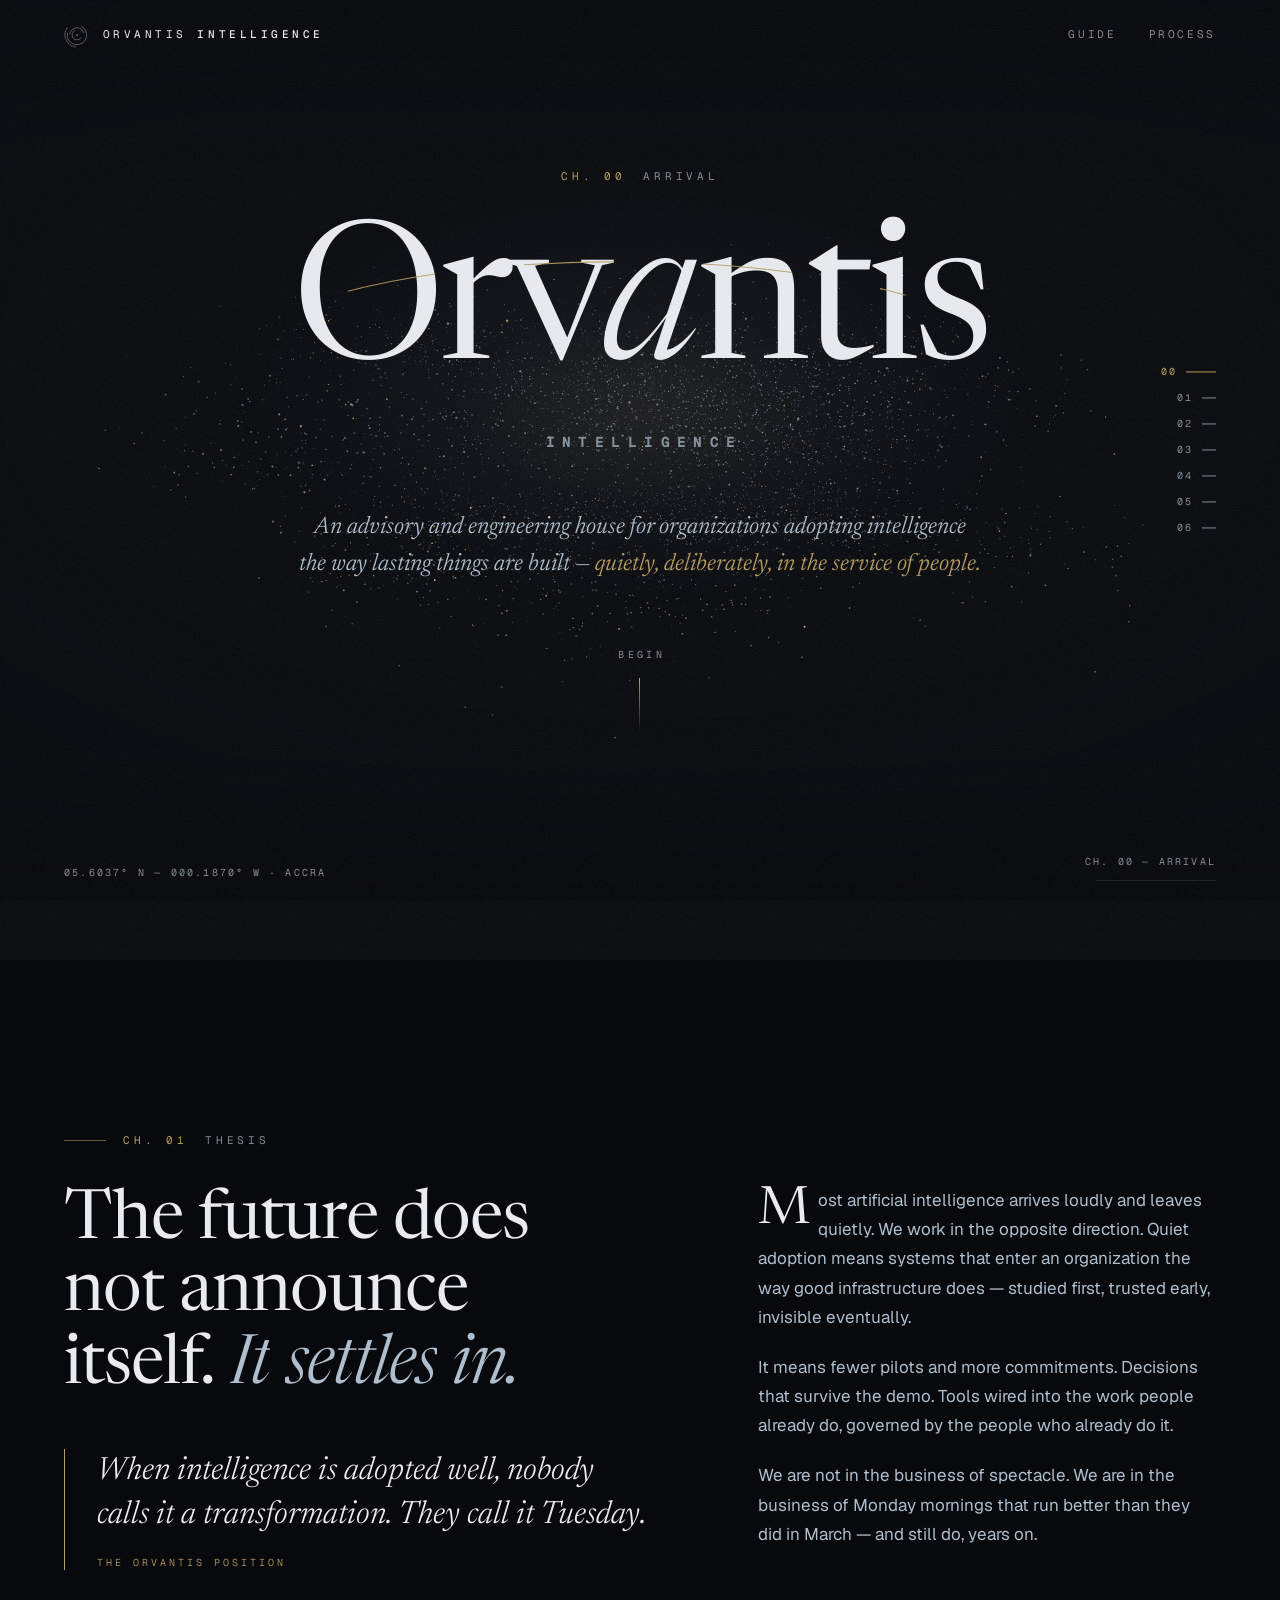
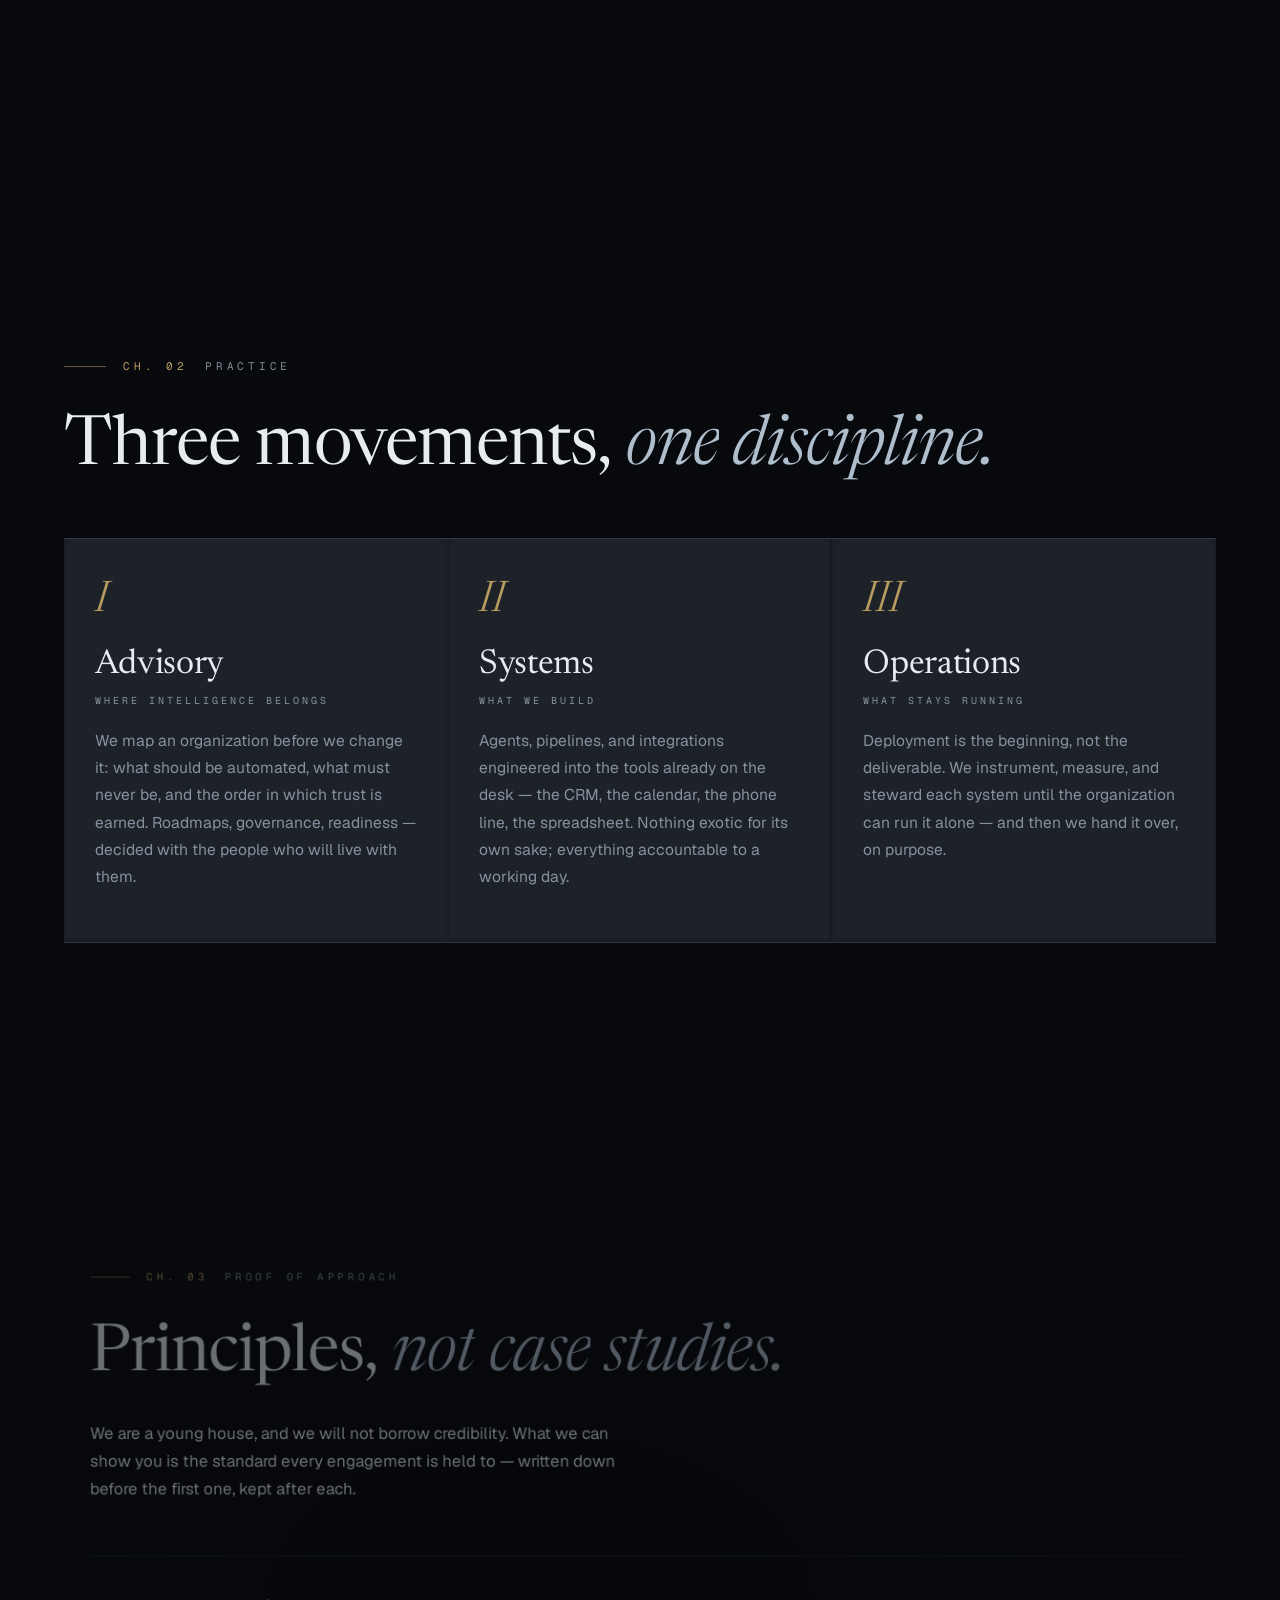
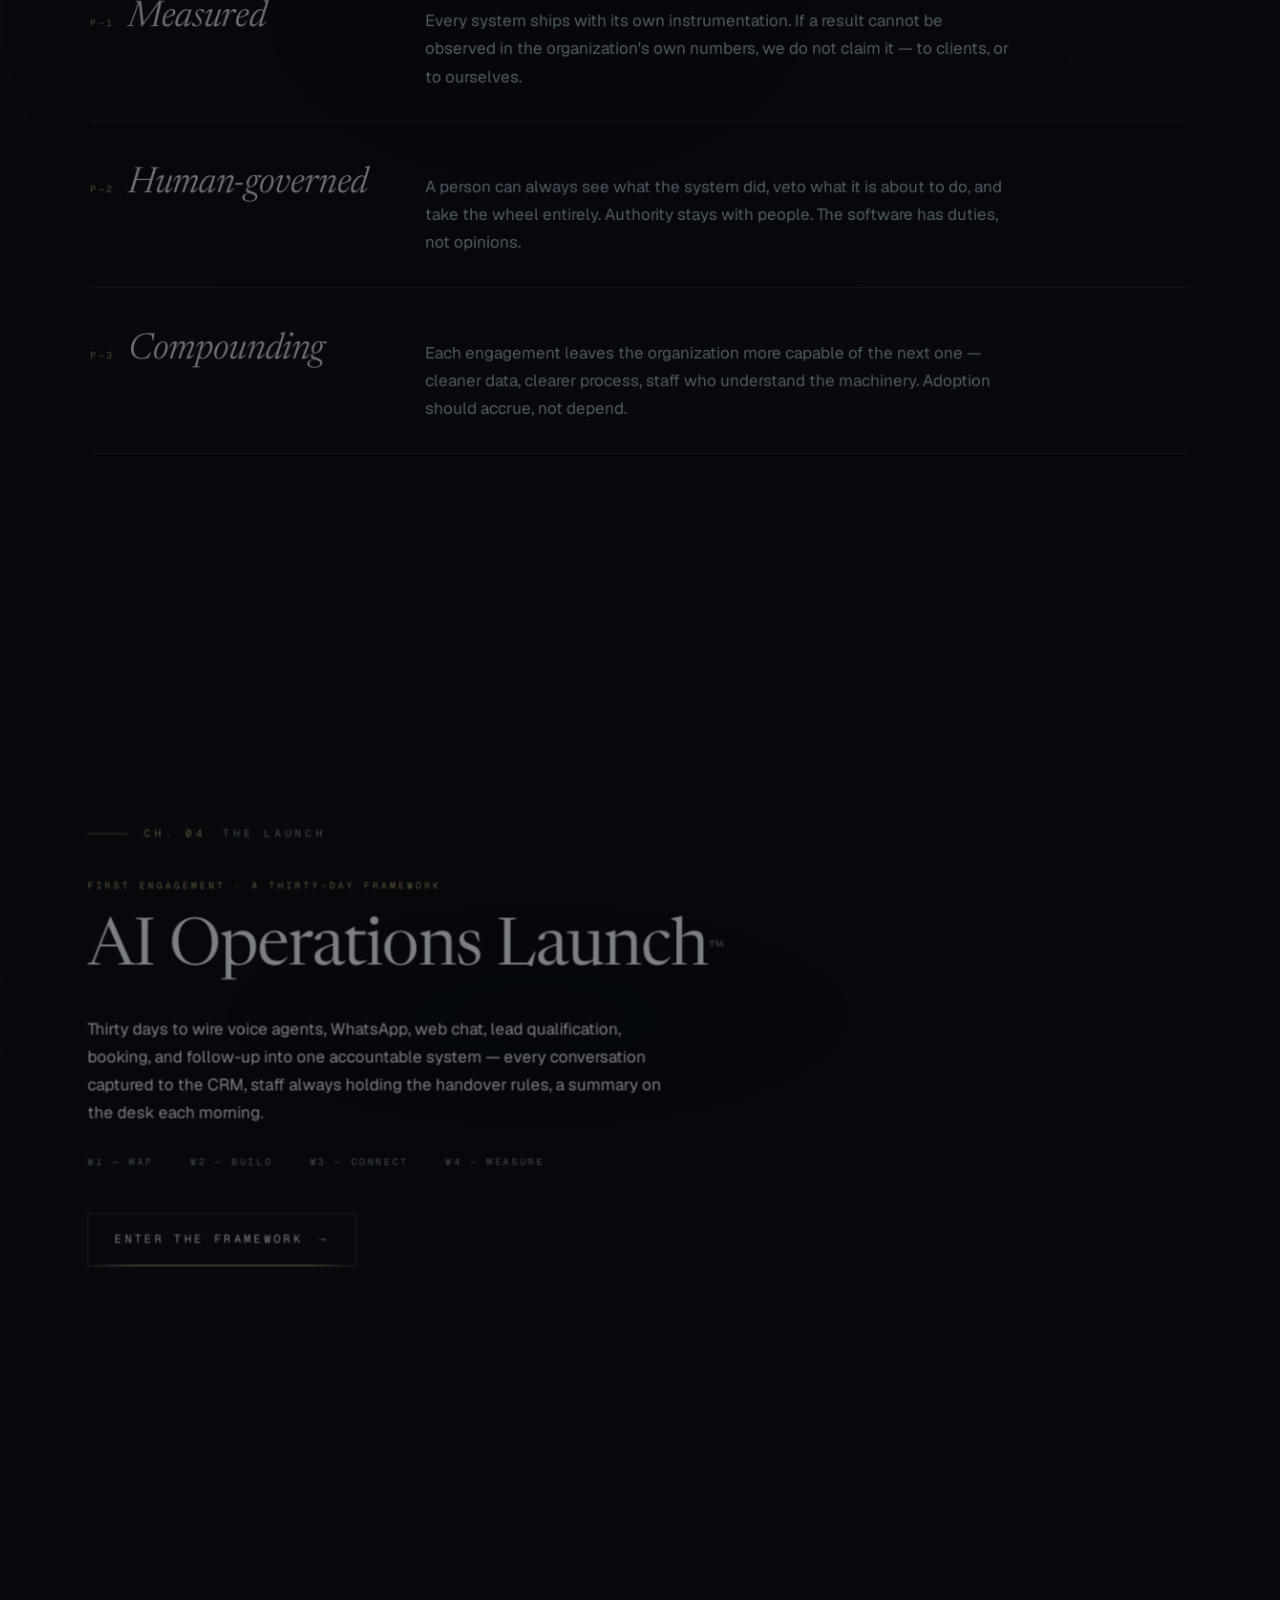
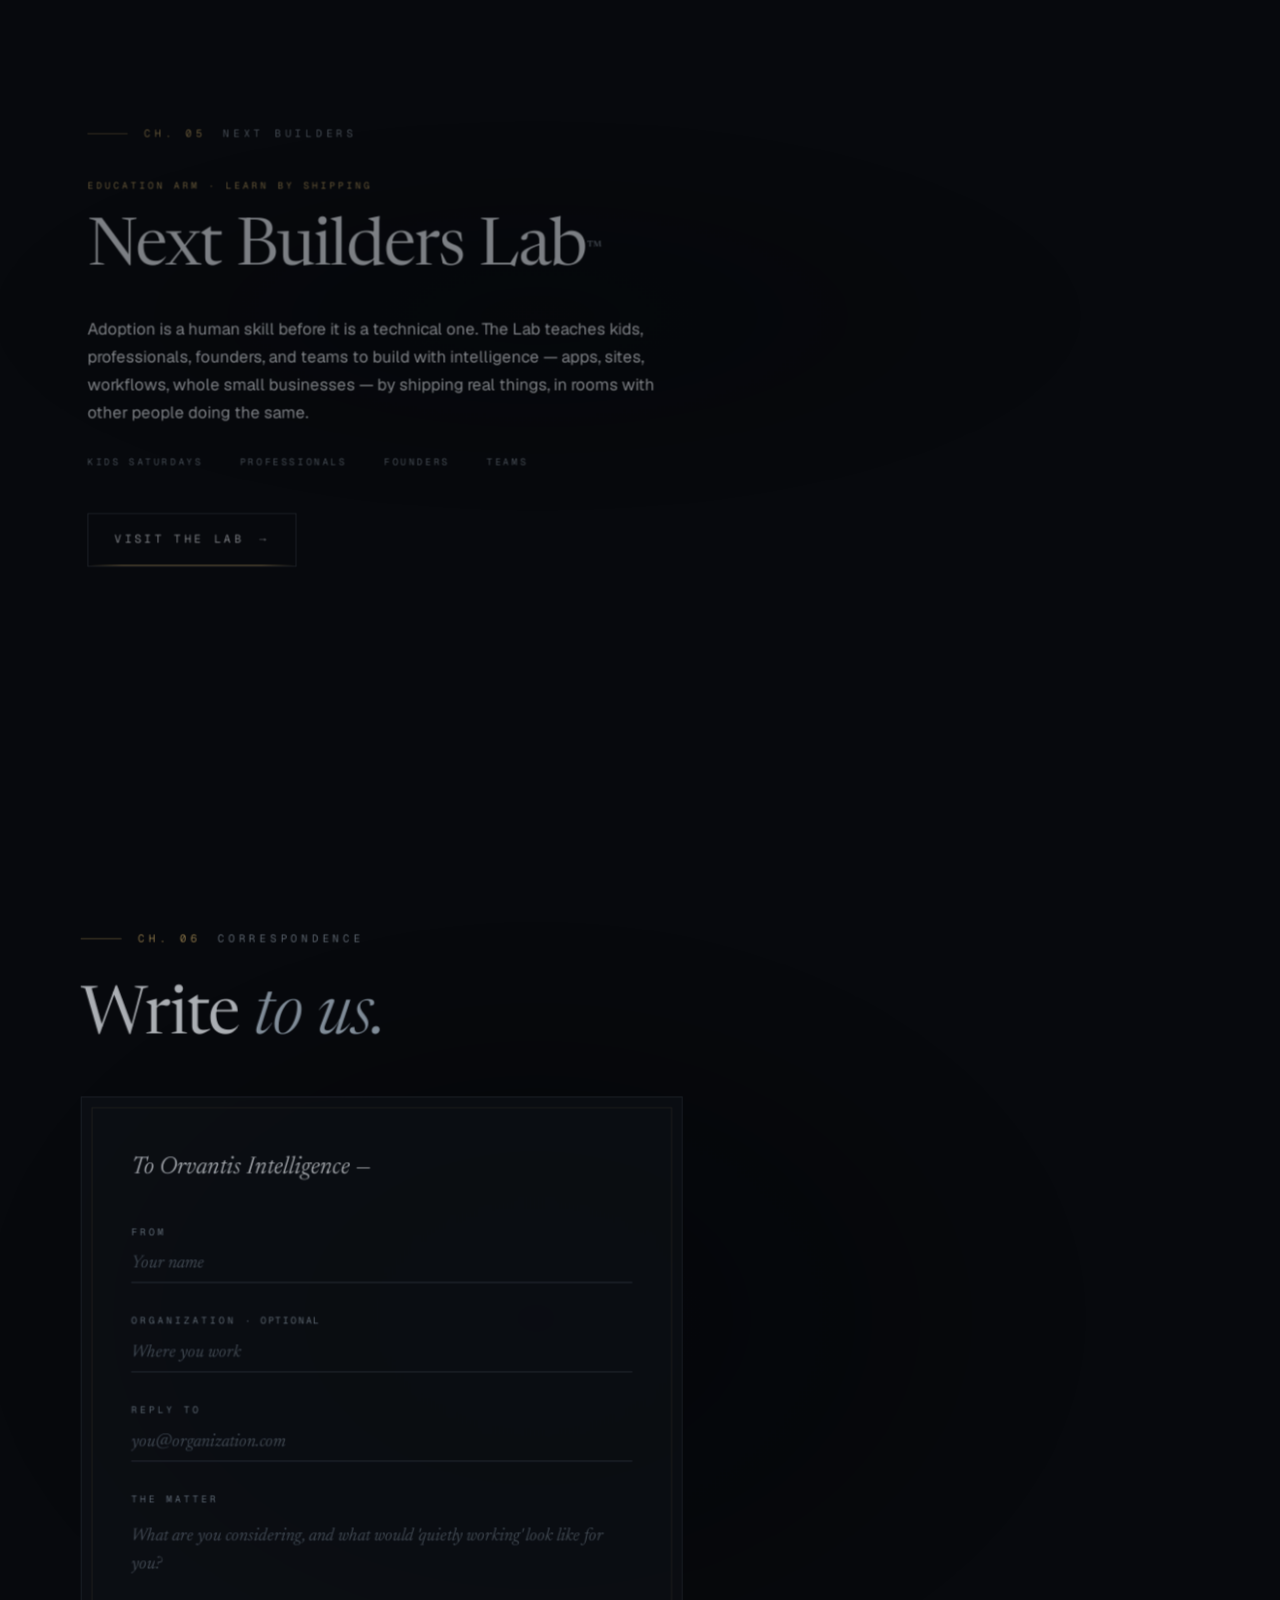
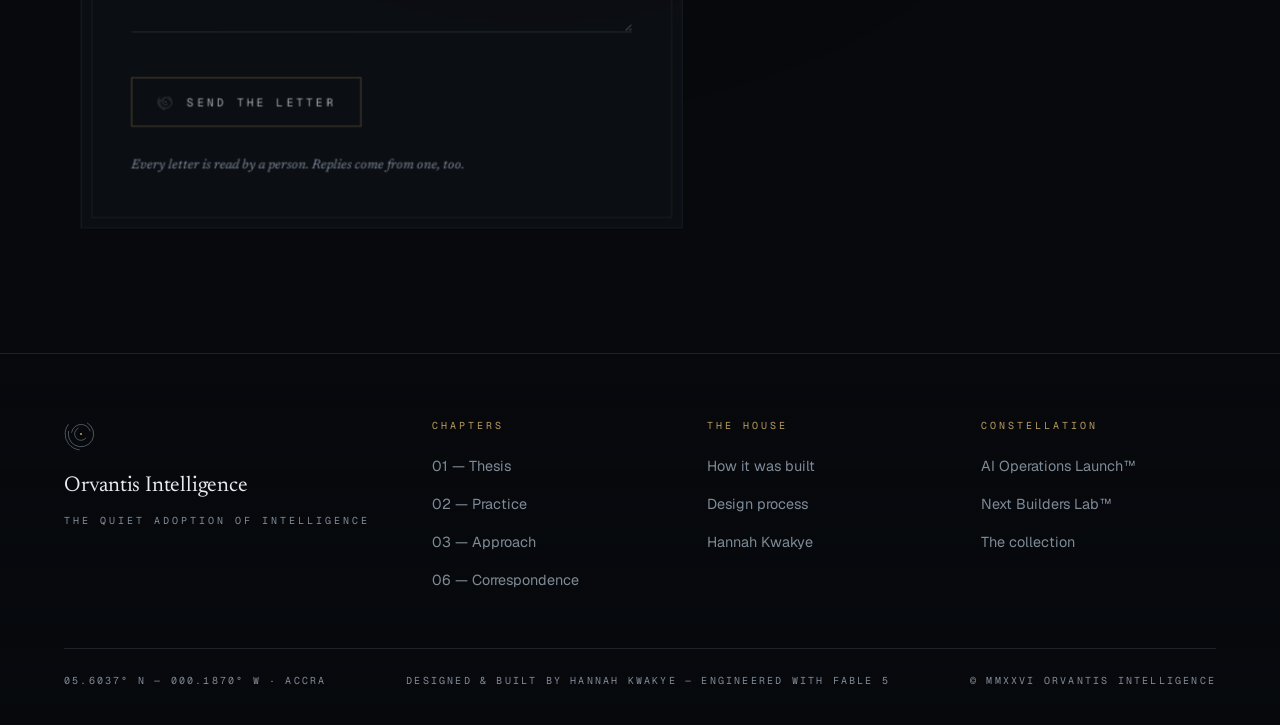
<file: index.html>
<!DOCTYPE html>
<html lang="en">
<head>
<meta charset="utf-8">
<meta name="viewport" content="width=device-width, initial-scale=1">
<title>Orvantis Intelligence — The Quiet Adoption of Intelligence</title>
<meta name="description" content="Orvantis Intelligence is an advisory and engineering house helping serious organizations adopt artificial intelligence quietly, deliberately, and in the service of people.">
<meta property="og:title" content="Orvantis Intelligence">
<meta property="og:description" content="An advisory and engineering house for organizations adopting intelligence the way lasting things are built — quietly, deliberately, in the service of people.">
<meta property="og:type" content="website">
<link rel="icon" href="data:image/svg+xml,%3Csvg xmlns='http://www.w3.org/2000/svg' viewBox='0 0 64 64'%3E%3Crect width='64' height='64' fill='%2307090D'/%3E%3Cg fill='none' stroke='%23AEBECD' stroke-width='2.5' stroke-linecap='round'%3E%3Ccircle cx='32' cy='32' r='24' stroke-dasharray='104 46.8' transform='rotate(300 32 32)'/%3E%3Ccircle cx='32' cy='32' r='15' stroke-dasharray='62 32.2' transform='rotate(120 32 32)'/%3E%3C/g%3E%3Ccircle cx='32' cy='32' r='5' fill='%23B89B5E'/%3E%3C/svg%3E">
<link rel="preload" href="assets/fonts/newsreader-var.woff2" as="font" type="font/woff2" crossorigin>
<link rel="preload" href="assets/fonts/geist-var.woff2" as="font" type="font/woff2" crossorigin>
<link rel="stylesheet" href="assets/css/main.css">
<noscript><style>.fade{opacity:1;transform:none}</style></noscript>
</head>
<body>

<a class="skip-link" href="#main">Skip to content</a>

<!-- sigil symbol -->
<svg width="0" height="0" style="position:absolute" aria-hidden="true" focusable="false">
  <defs>
    <g id="sigil">
      <g fill="none" stroke-width="1" stroke-linecap="round" class="sigil-arcs" style="stroke:var(--sigil-stroke,#AEBECD)">
        <circle class="sigil-arc" cx="32" cy="32" r="30" stroke-dasharray="62.8 125.7" transform="rotate(96 32 32)"/>
        <circle class="sigil-arc" cx="32" cy="32" r="24" stroke-dasharray="104.7 46.1" transform="rotate(300 32 32)"/>
        <circle class="sigil-arc" cx="32" cy="32" r="18" stroke-dasharray="47.1 66" transform="rotate(190 32 32)"/>
        <circle class="sigil-arc" cx="32" cy="32" r="12" stroke-dasharray="41.9 33.5" transform="rotate(40 32 32)"/>
      </g>
      <circle class="sigil-core" cx="32" cy="32" r="2" style="fill:var(--sigil-fill,#B89B5E)"/>
    </g>
  </defs>
</svg>

<!-- preloader: the aperture opens -->
<div class="preloader" id="preloader" aria-hidden="true">
  <svg viewBox="0 0 64 64">
    <circle class="pl-arc" cx="32" cy="32" r="30" stroke-dasharray="62.8 125.7" transform="rotate(96 32 32)"/>
    <circle class="pl-arc" cx="32" cy="32" r="24" stroke-dasharray="104.7 46.1" transform="rotate(300 32 32)"/>
    <circle class="pl-arc" cx="32" cy="32" r="18" stroke-dasharray="47.1 66" transform="rotate(190 32 32)"/>
    <circle class="pl-arc" cx="32" cy="32" r="12" stroke-dasharray="41.9 33.5" transform="rotate(40 32 32)"/>
    <circle class="pl-core" cx="32" cy="32" r="2"/>
  </svg>
</div>

<!-- the intelligence field -->
<canvas class="field-canvas" id="field" aria-hidden="true"></canvas>
<div class="vignette" aria-hidden="true"></div>
<div class="grain" aria-hidden="true"></div>

<!-- HUD -->
<header class="hud-top">
  <a class="hud-brand" href="#arrival" aria-label="Orvantis Intelligence — back to the beginning">
    <svg viewBox="0 0 64 64" aria-hidden="true"><use href="#sigil"/></svg>
    <span>Orvantis <b>Intelligence</b></span>
  </a>
  <nav class="hud-links" aria-label="Site">
    <a href="guide/">Guide</a>
    <a href="process/">Process</a>
  </nav>
</header>

<nav class="hud-index" aria-label="Chapters">
  <a href="#arrival" aria-current="true">00</a>
  <a href="#thesis">01</a>
  <a href="#practice">02</a>
  <a href="#approach">03</a>
  <a href="#launch">04</a>
  <a href="#builders">05</a>
  <a href="#correspondence">06</a>
</nav>

<div class="hud-bottom" aria-hidden="true">
  <span class="hud-coords">05.6037° N — 000.1870° W · Accra</span>
  <span class="hud-chapter">
    CH. <span id="hud-num">00</span> — <em id="hud-name">Arrival</em>
    <span class="hud-progress"><i id="hud-progress-bar"></i></span>
  </span>
</div>

<main id="main">

  <!-- 00 ARRIVAL -->
  <section class="chapter arrival" id="arrival" data-chapter="00" data-chapter-name="Arrival" aria-label="Chapter 00 — Arrival">
    <div class="chapter-inner scene">
      <p class="ch-label fade"><span class="num">CH.&nbsp;00</span> Arrival</p>
      <h1 aria-label="Orvantis Intelligence">
        <span class="wordmark" aria-hidden="true"><span class="wm" style="--wl:0"><span class="wl">O</span></span><span class="wm" style="--wl:1"><span class="wl lig">rv</span></span><span class="wm" style="--wl:2"><span class="wl a-it">a</span></span><span class="wm" style="--wl:3"><span class="wl">ntis</span></span><svg class="lig-stroke" viewBox="0 0 100 100" preserveAspectRatio="none" aria-hidden="true"><path pathLength="100" d="M 8 38 C 30 16, 66 16, 88 40" vector-effect="non-scaling-stroke"/></svg></span>
        <span class="subline" aria-hidden="true">Intelligence</span>
      </h1>
      <p class="sentence fade" style="--d:300">An advisory and engineering house for organizations adopting intelligence the way lasting things are built — <span class="au">quietly, deliberately, in the service of people.</span></p>
      <a class="begin fade" style="--d:600" href="#thesis">Begin</a>
    </div>
  </section>

  <!-- 01 THESIS -->
  <section class="chapter" id="thesis" data-chapter="01" data-chapter-name="Thesis" aria-label="Chapter 01 — Thesis">
    <div class="chapter-inner scene">
      <p class="ch-label fade"><span class="num">CH.&nbsp;01</span> Thesis</p>
      <div class="thesis-grid">
        <div>
          <h2 class="rise">The future does not announce itself. <em>It settles in.</em></h2>
          <blockquote class="pull fade" style="--d:250">
            When intelligence is adopted well, nobody calls it a transformation. They call it Tuesday.
            <span class="fine">The Orvantis position</span>
          </blockquote>
        </div>
        <div class="thesis-copy">
          <p class="first-line fade" style="--d:150">Most artificial intelligence arrives loudly and leaves quietly. We work in the opposite direction. Quiet adoption means systems that enter an organization the way good infrastructure does — studied first, trusted early, invisible eventually.</p>
          <p class="fade" style="--d:300">It means fewer pilots and more commitments. Decisions that survive the demo. Tools wired into the work people already do, governed by the people who already do it.</p>
          <p class="fade" style="--d:450">We are not in the business of spectacle. We are in the business of Monday mornings that run better than they did in March — and still do, years on.</p>
        </div>
      </div>
    </div>
  </section>

  <!-- 02 PRACTICE -->
  <section class="chapter" id="practice" data-chapter="02" data-chapter-name="Practice" aria-label="Chapter 02 — Practice">
    <div class="chapter-inner scene">
      <p class="ch-label fade"><span class="num">CH.&nbsp;02</span> Practice</p>
      <h2 class="rise">Three movements, <em>one discipline.</em></h2>
      <div class="movements">
        <article class="movement fade" style="--d:100">
          <p class="numeral" aria-hidden="true">I</p>
          <h3>Advisory</h3>
          <p class="role">Where intelligence belongs</p>
          <p>We map an organization before we change it: what should be automated, what must never be, and the order in which trust is earned. Roadmaps, governance, readiness — decided with the people who will live with them.</p>
        </article>
        <article class="movement fade" style="--d:250">
          <p class="numeral" aria-hidden="true">II</p>
          <h3>Systems</h3>
          <p class="role">What we build</p>
          <p>Agents, pipelines, and integrations engineered into the tools already on the desk — the CRM, the calendar, the phone line, the spreadsheet. Nothing exotic for its own sake; everything accountable to a working day.</p>
        </article>
        <article class="movement fade" style="--d:400">
          <p class="numeral" aria-hidden="true">III</p>
          <h3>Operations</h3>
          <p class="role">What stays running</p>
          <p>Deployment is the beginning, not the deliverable. We instrument, measure, and steward each system until the organization can run it alone — and then we hand it over, on purpose.</p>
        </article>
      </div>
    </div>
  </section>

  <!-- 03 PROOF OF APPROACH -->
  <section class="chapter" id="approach" data-chapter="03" data-chapter-name="Approach" aria-label="Chapter 03 — Proof of approach">
    <div class="chapter-inner scene">
      <p class="ch-label fade"><span class="num">CH.&nbsp;03</span> Proof of approach</p>
      <h2 class="rise">Principles, <em>not case studies.</em></h2>
      <p class="approach-intro lede fade" style="--d:150">We are a young house, and we will not borrow credibility. What we can show you is the standard every engagement is held to — written down before the first one, kept after each.</p>
      <div class="principles">
        <div class="principle fade" style="--d:100">
          <h3><span class="tick" aria-hidden="true">P—1</span> Measured</h3>
          <p>Every system ships with its own instrumentation. If a result cannot be observed in the organization's own numbers, we do not claim it — to clients, or to ourselves.</p>
        </div>
        <div class="principle fade" style="--d:220">
          <h3><span class="tick" aria-hidden="true">P—2</span> Human-governed</h3>
          <p>A person can always see what the system did, veto what it is about to do, and take the wheel entirely. Authority stays with people. The software has duties, not opinions.</p>
        </div>
        <div class="principle fade" style="--d:340">
          <h3><span class="tick" aria-hidden="true">P—3</span> Compounding</h3>
          <p>Each engagement leaves the organization more capable of the next one — cleaner data, clearer process, staff who understand the machinery. Adoption should accrue, not depend.</p>
        </div>
      </div>
    </div>
  </section>

  <!-- 04 THE LAUNCH -->
  <section class="chapter bridge" id="launch" data-chapter="04" data-chapter-name="The Launch" aria-label="Chapter 04 — The Launch">
    <div class="chapter-inner scene">
      <p class="ch-label fade"><span class="num">CH.&nbsp;04</span> The Launch</p>
      <p class="kicker fade" style="--d:100">First engagement · a thirty-day framework</p>
      <h2 class="rise">AI Operations Launch<span class="tm">™</span></h2>
      <p class="lede fade" style="--d:200">Thirty days to wire voice agents, WhatsApp, web chat, lead qualification, booking, and follow-up into one accountable system — every conversation captured to the CRM, staff always holding the handover rules, a summary on the desk each morning.</p>
      <div class="bridge-meta fade" style="--d:320">
        <span>W1 — Map</span><span>W2 — Build</span><span>W3 — Connect</span><span>W4 — Measure</span>
      </div>
      <a class="cta fade" style="--d:440" href="https://hk-ai-operations-launch.netlify.app" rel="noopener">Enter the framework <span class="arrow" aria-hidden="true">→</span></a>
    </div>
  </section>

  <!-- 05 NEXT BUILDERS -->
  <section class="chapter bridge" id="builders" data-chapter="05" data-chapter-name="Next Builders" aria-label="Chapter 05 — Next Builders">
    <div class="chapter-inner scene">
      <p class="ch-label fade"><span class="num">CH.&nbsp;05</span> Next Builders</p>
      <p class="kicker fade" style="--d:100">Education arm · learn by shipping</p>
      <h2 class="rise">Next Builders Lab<span class="tm">™</span></h2>
      <p class="lede fade" style="--d:200">Adoption is a human skill before it is a technical one. The Lab teaches kids, professionals, founders, and teams to build with intelligence — apps, sites, workflows, whole small businesses — by shipping real things, in rooms with other people doing the same.</p>
      <div class="bridge-meta fade" style="--d:320">
        <span>Kids Saturdays</span><span>Professionals</span><span>Founders</span><span>Teams</span>
      </div>
      <a class="cta fade" style="--d:440" href="https://hk-next-builders-lab.netlify.app" rel="noopener">Visit the Lab <span class="arrow" aria-hidden="true">→</span></a>
    </div>
  </section>

  <!-- 06 CORRESPONDENCE -->
  <section class="chapter" id="correspondence" data-chapter="06" data-chapter-name="Correspondence" aria-label="Chapter 06 — Correspondence">
    <div class="chapter-inner scene">
      <p class="ch-label fade"><span class="num">CH.&nbsp;06</span> Correspondence</p>
      <h2 class="rise">Write <em>to us.</em></h2>

      <form class="letter fade" style="--d:200" id="letter-form" name="correspondence" method="POST" action="/?sent=1#correspondence" data-netlify="true" netlify-honeypot="bp-field">
        <input type="hidden" name="form-name" value="correspondence">
        <p class="bp-field" aria-hidden="true">
          <label>Leave this field empty <input name="bp-field" tabindex="-1" autocomplete="off"></label>
        </p>
        <p class="salutation">To Orvantis Intelligence —</p>
        <div class="fieldrow">
          <label for="c-name">From</label>
          <input id="c-name" name="name" type="text" autocomplete="name" required placeholder="Your name">
        </div>
        <div class="fieldrow">
          <label for="c-org">Organization <span class="opt">· optional</span></label>
          <input id="c-org" name="organization" type="text" autocomplete="organization" placeholder="Where you work">
        </div>
        <div class="fieldrow">
          <label for="c-email">Reply to</label>
          <input id="c-email" name="email" type="email" autocomplete="email" required placeholder="you@organization.com">
        </div>
        <div class="fieldrow">
          <label for="c-matter">The matter</label>
          <textarea id="c-matter" name="message" required placeholder="What are you considering, and what would 'quietly working' look like for you?"></textarea>
        </div>
        <button class="send" type="submit">
          <svg viewBox="0 0 64 64" aria-hidden="true"><use href="#sigil"/></svg>
          Send the letter
        </button>
        <p class="postscript">Every letter is read by a person. Replies come from one, too.</p>
      </form>

      <div class="letter letter-success hidden" id="letter-success" role="status">
        <p class="salutation">Received, with thanks —</p>
        <p>Your letter has reached us. We will read it carefully and reply from a real desk, usually within a few working days.</p>
        <p class="postscript">— Orvantis Intelligence, Accra</p>
      </div>
    </div>
  </section>

</main>

<footer class="site-footer">
  <div class="footer-grid">
    <div class="footer-brand">
      <svg viewBox="0 0 64 64" aria-hidden="true"><use href="#sigil"/></svg>
      <p class="fb-name">Orvantis Intelligence</p>
      <p class="fb-sub">The quiet adoption of intelligence</p>
    </div>
    <nav class="footer-col" aria-label="Chapters">
      <h4>Chapters</h4>
      <ul>
        <li><a href="#thesis">01 — Thesis</a></li>
        <li><a href="#practice">02 — Practice</a></li>
        <li><a href="#approach">03 — Approach</a></li>
        <li><a href="#correspondence">06 — Correspondence</a></li>
      </ul>
    </nav>
    <nav class="footer-col" aria-label="The house">
      <h4>The house</h4>
      <ul>
        <li><a href="guide/">How it was built</a></li>
        <li><a href="process/">Design process</a></li>
        <li><a href="https://hannah-kwakye.netlify.app" rel="noopener">Hannah Kwakye</a></li>
      </ul>
    </nav>
    <nav class="footer-col" aria-label="Constellation">
      <h4>Constellation</h4>
      <ul>
        <li><a href="https://hk-ai-operations-launch.netlify.app" rel="noopener">AI Operations Launch™</a></li>
        <li><a href="https://hk-next-builders-lab.netlify.app" rel="noopener">Next Builders Lab™</a></li>
        <li><a href="https://hannah-kwakye.netlify.app" rel="noopener">The collection</a></li>
      </ul>
    </nav>
  </div>
  <div class="footer-hud">
    <span>05.6037° N — 000.1870° W · Accra</span>
    <span><a href="https://hannah-kwakye.netlify.app" rel="noopener">Designed &amp; built by Hannah Kwakye — engineered with Fable&nbsp;5</a></span>
    <span>© MMXXVI Orvantis Intelligence</span>
  </div>
</footer>

<script src="assets/js/field.js" defer></script>
<script src="assets/js/main.js" defer></script>
</body>
</html>
</file>
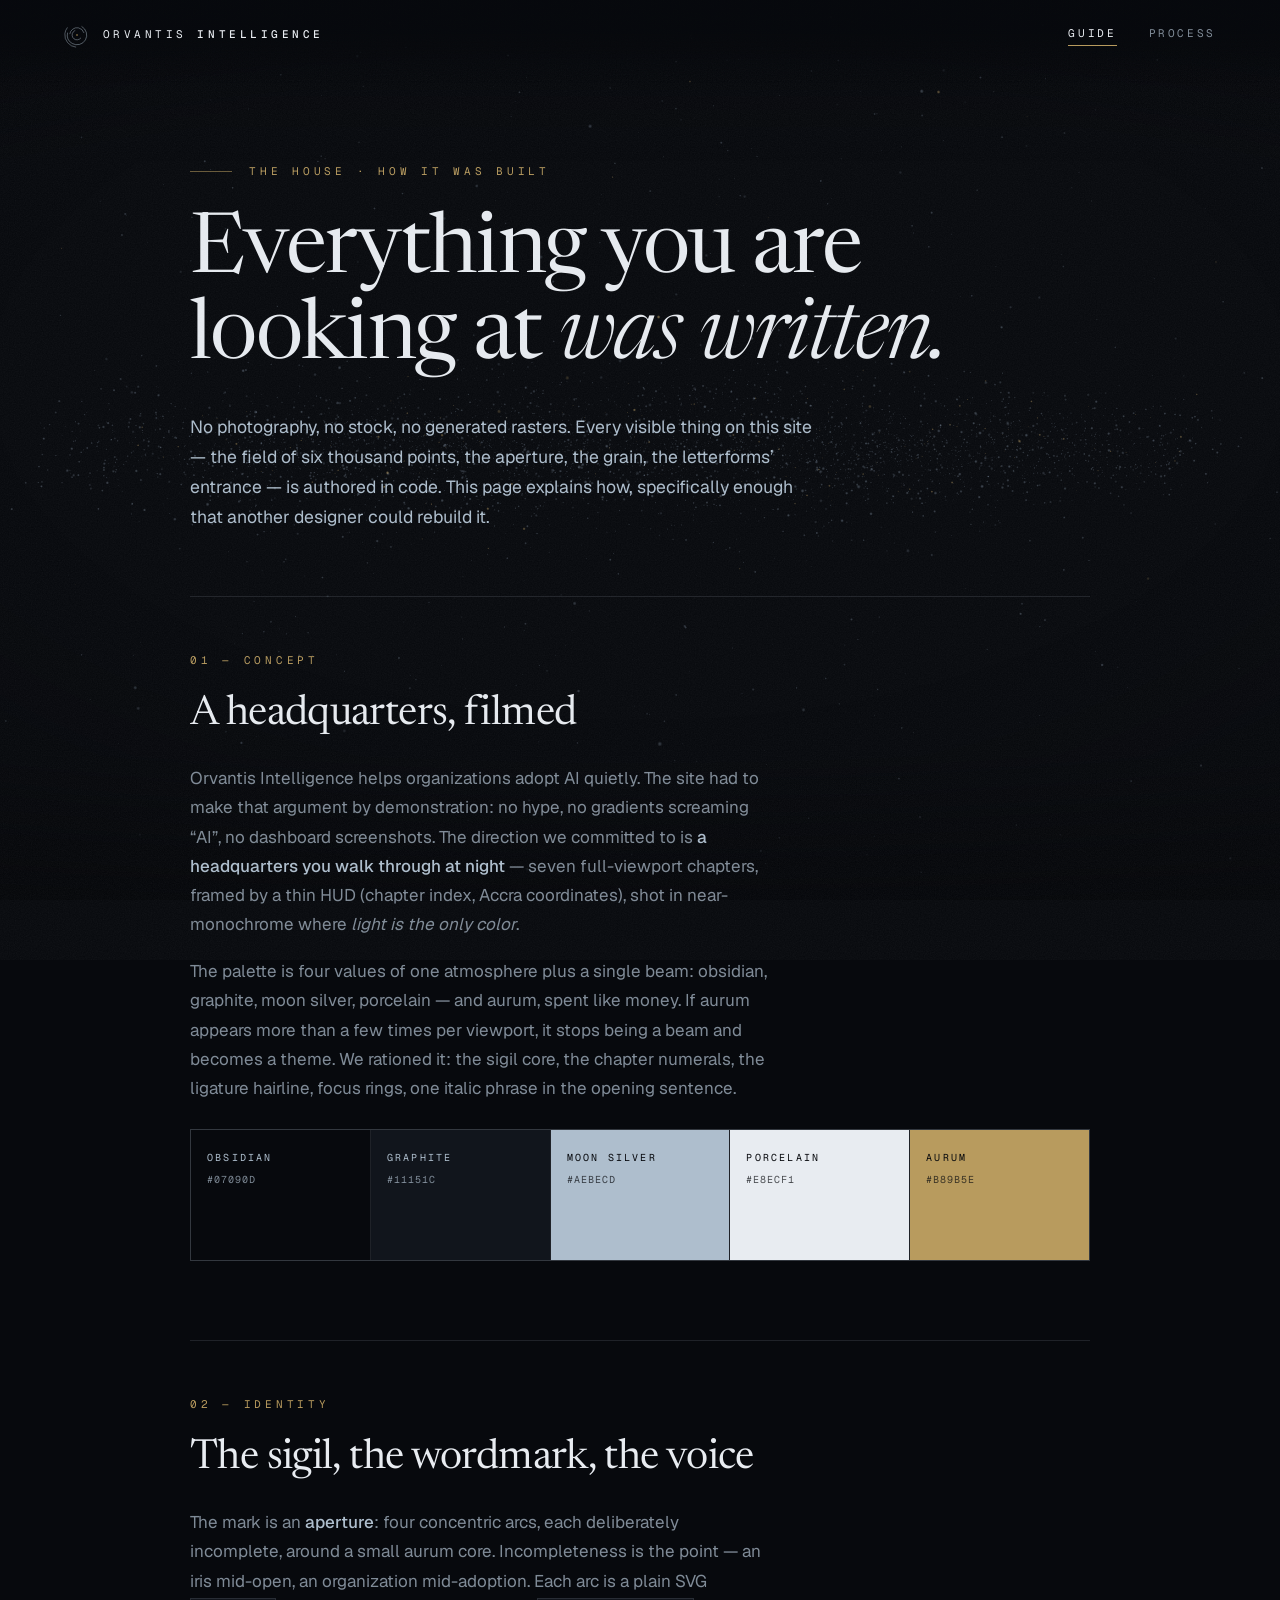
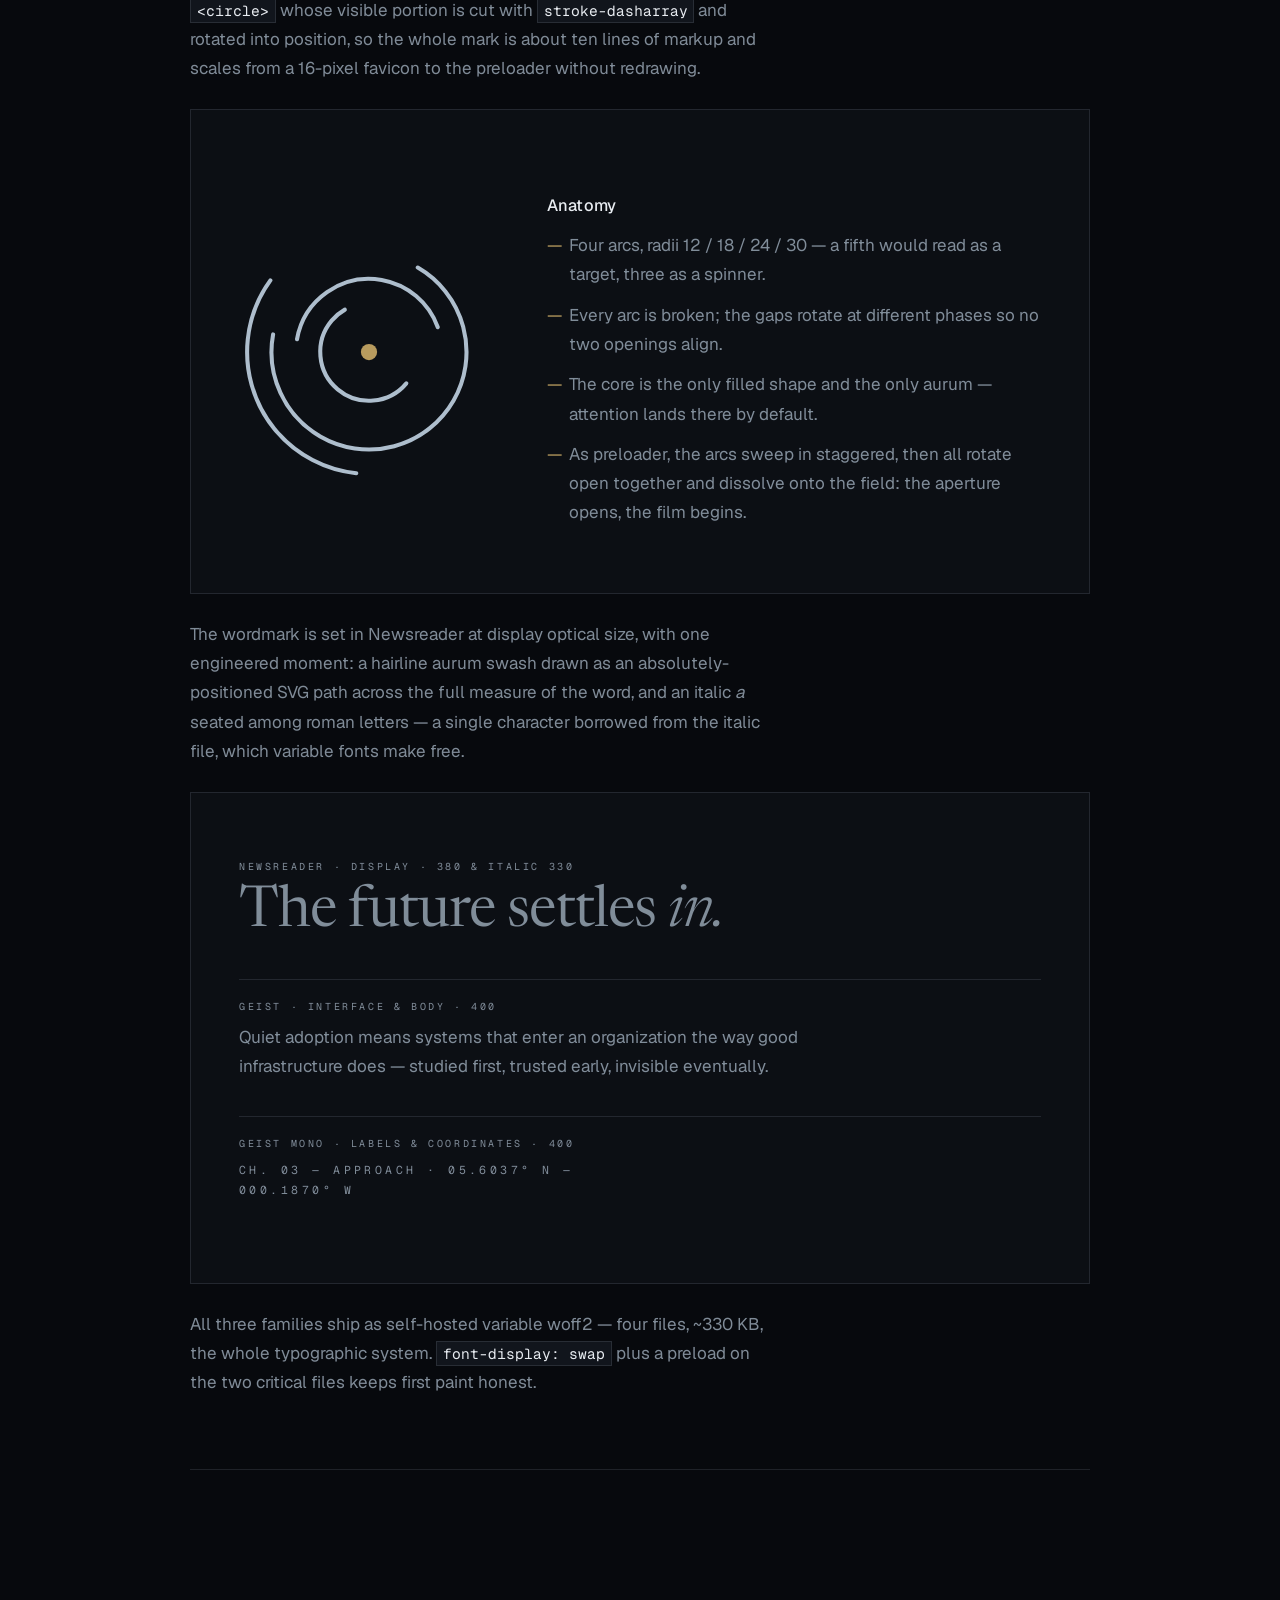
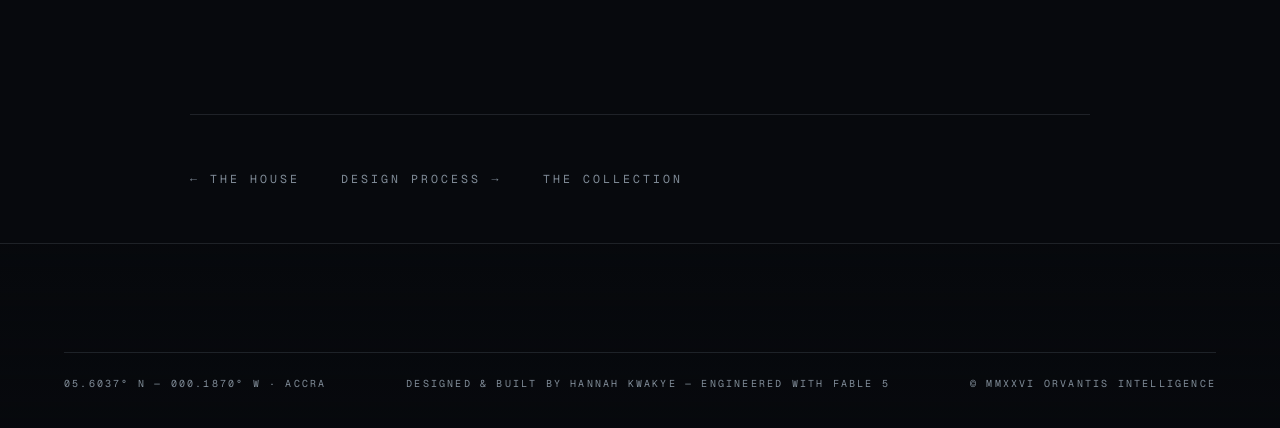
<file: guide/index.html>
<!DOCTYPE html>
<html lang="en">
<head>
<meta charset="utf-8">
<meta name="viewport" content="width=device-width, initial-scale=1">
<title>Guide — How Orvantis Intelligence was built</title>
<meta name="description" content="How the Orvantis Intelligence site was designed and engineered: the identity system, the raw-WebGL intelligence field, the film-grain atmosphere, and the iteration log.">
<meta property="og:title" content="Guide — How Orvantis Intelligence was built">
<meta property="og:description" content="The identity system, the raw-WebGL intelligence field, and the craft decisions behind a cinematic headquarters — explained so another designer could reproduce them.">
<meta property="og:type" content="article">
<link rel="icon" href="data:image/svg+xml,%3Csvg xmlns='http://www.w3.org/2000/svg' viewBox='0 0 64 64'%3E%3Crect width='64' height='64' fill='%2307090D'/%3E%3Cg fill='none' stroke='%23AEBECD' stroke-width='2.5' stroke-linecap='round'%3E%3Ccircle cx='32' cy='32' r='24' stroke-dasharray='104 46.8' transform='rotate(300 32 32)'/%3E%3Ccircle cx='32' cy='32' r='15' stroke-dasharray='62 32.2' transform='rotate(120 32 32)'/%3E%3C/g%3E%3Ccircle cx='32' cy='32' r='5' fill='%23B89B5E'/%3E%3C/svg%3E">
<link rel="preload" href="../assets/fonts/newsreader-var.woff2" as="font" type="font/woff2" crossorigin>
<link rel="preload" href="../assets/fonts/geist-var.woff2" as="font" type="font/woff2" crossorigin>
<link rel="stylesheet" href="../assets/css/main.css">
<noscript><style>.fade{opacity:1;transform:none}</style></noscript>
</head>
<body class="doc-page">

<a class="skip-link" href="#main">Skip to content</a>

<!-- sigil symbol -->
<svg width="0" height="0" style="position:absolute" aria-hidden="true" focusable="false">
  <defs>
    <g id="sigil">
      <g fill="none" stroke-width="1" stroke-linecap="round" class="sigil-arcs" style="stroke:var(--sigil-stroke,#AEBECD)">
        <circle class="sigil-arc" cx="32" cy="32" r="30" stroke-dasharray="62.8 125.7" transform="rotate(96 32 32)"/>
        <circle class="sigil-arc" cx="32" cy="32" r="24" stroke-dasharray="104.7 46.1" transform="rotate(300 32 32)"/>
        <circle class="sigil-arc" cx="32" cy="32" r="18" stroke-dasharray="47.1 66" transform="rotate(190 32 32)"/>
        <circle class="sigil-arc" cx="32" cy="32" r="12" stroke-dasharray="41.9 33.5" transform="rotate(40 32 32)"/>
      </g>
      <circle class="sigil-core" cx="32" cy="32" r="2" style="fill:var(--sigil-fill,#B89B5E)"/>
    </g>
  </defs>
</svg>

<canvas class="field-canvas" id="field" aria-hidden="true"></canvas>
<div class="vignette" aria-hidden="true"></div>
<div class="grain" aria-hidden="true"></div>

<header class="hud-top">
  <a class="hud-brand" href="../" aria-label="Orvantis Intelligence — home">
    <svg viewBox="0 0 64 64" aria-hidden="true"><use href="#sigil"/></svg>
    <span>Orvantis <b>Intelligence</b></span>
  </a>
  <nav class="hud-links" aria-label="Site">
    <a href="./" aria-current="page">Guide</a>
    <a href="../process/">Process</a>
  </nav>
</header>

<main id="main">

  <div class="doc-hero">
    <p class="doc-kicker">The house · how it was built</p>
    <h1>Everything you are looking at <em>was written.</em></h1>
    <p class="doc-standfirst">No photography, no stock, no generated rasters. Every visible thing on this site — the field of six thousand points, the aperture, the grain, the letterforms’ entrance — is authored in code. This page explains how, specifically enough that another designer could rebuild it.</p>
  </div>

  <section class="doc-section" aria-labelledby="g-concept">
    <span class="sec-label">01 — Concept</span>
    <h2 id="g-concept">A headquarters, filmed</h2>
    <p>Orvantis Intelligence helps organizations adopt AI quietly. The site had to make that argument by demonstration: no hype, no gradients screaming “AI”, no dashboard screenshots. The direction we committed to is <strong>a headquarters you walk through at night</strong> — seven full-viewport chapters, framed by a thin HUD (chapter index, Accra coordinates), shot in near-monochrome where <em>light is the only color</em>.</p>
    <p>The palette is four values of one atmosphere plus a single beam: obsidian, graphite, moon silver, porcelain — and aurum, spent like money. If aurum appears more than a few times per viewport, it stops being a beam and becomes a theme. We rationed it: the sigil core, the chapter numerals, the ligature hairline, focus rings, one italic phrase in the opening sentence.</p>
    <div class="swatches" aria-label="Palette">
      <div class="swatch" style="background:#07090D;color:#AEBECD"><span class="sw-name">Obsidian</span><span class="sw-hex">#07090D</span></div>
      <div class="swatch" style="background:#11151C;color:#AEBECD"><span class="sw-name">Graphite</span><span class="sw-hex">#11151C</span></div>
      <div class="swatch" style="background:#AEBECD;color:#07090D"><span class="sw-name">Moon silver</span><span class="sw-hex">#AEBECD</span></div>
      <div class="swatch" style="background:#E8ECF1;color:#07090D"><span class="sw-name">Porcelain</span><span class="sw-hex">#E8ECF1</span></div>
      <div class="swatch" style="background:#B89B5E;color:#07090D"><span class="sw-name">Aurum</span><span class="sw-hex">#B89B5E</span></div>
    </div>
  </section>

  <section class="doc-section" aria-labelledby="g-identity">
    <span class="sec-label">02 — Identity</span>
    <h2 id="g-identity">The sigil, the wordmark, the voice</h2>
    <p>The mark is an <strong>aperture</strong>: four concentric arcs, each deliberately incomplete, around a small aurum core. Incompleteness is the point — an iris mid-open, an organization mid-adoption. Each arc is a plain SVG <code>&lt;circle&gt;</code> whose visible portion is cut with <code>stroke-dasharray</code> and rotated into position, so the whole mark is about ten lines of markup and scales from a 16-pixel favicon to the preloader without redrawing.</p>
    <div class="sigil-figure">
      <svg viewBox="0 0 64 64" role="img" aria-label="The Orvantis sigil: four broken concentric arcs around a gold core">
        <use href="#sigil"/>
      </svg>
      <div>
        <h3>Anatomy</h3>
        <ul>
          <li>Four arcs, radii 12 / 18 / 24 / 30 — a fifth would read as a target, three as a spinner.</li>
          <li>Every arc is broken; the gaps rotate at different phases so no two openings align.</li>
          <li>The core is the only filled shape and the only aurum — attention lands there by default.</li>
          <li>As preloader, the arcs sweep in staggered, then all rotate open together and dissolve onto the field: the aperture opens, the film begins.</li>
        </ul>
      </div>
    </div>
    <p>The wordmark is set in Newsreader at display optical size, with one engineered moment: a hairline aurum swash drawn as an absolutely-positioned SVG path across the full measure of the word, and an italic <em>a</em> seated among roman letters — a single character borrowed from the italic file, which variable fonts make free.</p>
    <div class="type-specimen" aria-label="Type specimen">
      <div class="ts-row">
        <span class="ts-note">Newsreader · display · 380 &amp; italic 330</span>
        <p class="ts-display">The future settles <em>in.</em></p>
      </div>
      <div class="ts-row">
        <span class="ts-note">Geist · interface &amp; body · 400</span>
        <p class="ts-body">Quiet adoption means systems that enter an organization the way good infrastructure does — studied first, trusted early, invisible eventually.</p>
      </div>
      <div class="ts-row">
        <span class="ts-note">Geist Mono · labels &amp; coordinates · 400</span>
        <p class="ts-mono">CH. 03 — Approach · 05.6037° N — 000.1870° W</p>
      </div>
    </div>
    <p>All three families ship as self-hosted variable woff2 — four files, ~330&nbsp;KB, the whole typographic system. <code>font-display: swap</code> plus a preload on the two critical files keeps first paint honest.</p>
  </section>

  <section class="doc-section" aria-labelledby="g-field">
    <span class="sec-label">03 — Signature</span>
    <h2 id="g-field">The intelligence field</h2>
    <p>The site’s one big idea: a fixed WebGL canvas behind everything, holding <strong>6,400 points (3,200 on small screens) that reorganize as you read</strong>. Chapter 00 is chaos — a slow spiral galaxy. By Practice the points have gathered into constellations of thought-clusters. By Approach they lock into a lattice. Disorder becomes structure as the argument for disciplined adoption unfolds. No library — raw WebGL 1, one draw call, about 370 lines.</p>
    <h3>Three formations, one buffer each</h3>
    <p>Every point owns a position in all three formations, uploaded once as static vertex attributes. The CPU never touches them again; the morph happens entirely in the vertex shader, driven by a single uniform <code>uPhase</code> that scrolls from 0 → 2:</p>
    <pre><code><span class="c">// vertex shader — the whole choreography</span>
float p1 = ease(clamp(uPhase, 0.0, 1.0));       <span class="c">// chaos → constellation</span>
float p2 = ease(clamp(uPhase - 1.0, 0.0, 1.0)); <span class="c">// constellation → lattice</span>

<span class="c">// per-point lag so formations knit rather than snap</span>
float lag = aSeed.y * 0.28;
p1 = clamp(p1 * (1.0 + lag) - lag, 0.0, 1.0);

vec3 pos = mix(aChaos, aConst, p1);
pos = mix(pos, aLattice, p2);</code></pre>
    <p>The lag line is what makes the morph feel biological: each point starts moving at a slightly different scroll position (seeded per-point), so the field <em>knits</em> into its next shape instead of tweening in lockstep.</p>
    <h3>Parting around the cursor</h3>
    <p>After projection, each point knows its own screen position in normalized device coordinates. We push it radially away from the cursor with a Gaussian falloff — aspect-corrected so the “hand” is circular on any viewport:</p>
    <pre><code>vec2 sd = vec2((ndc.x - uMouse.x) * uAspect, ndc.y - uMouse.y);
float len = max(length(sd), 0.0001);
float push = uMouseF * exp(-(len * len) / 0.085);
ndc += vec2(sd.x / uAspect, sd.y) / len * push;</code></pre>
    <p>Because the push happens in screen space <em>after</em> the camera, it costs nothing and works identically at every dolly distance. <code>uMouseF</code> eases toward 0 when the pointer leaves, so the field closes behind you like water.</p>
    <h3>Scroll as camera</h3>
    <p>A keyframe table maps document positions to <code>phase</code> and <code>dolly</code> (camera distance); scroll interpolates between rows, and the render loop eases toward those targets at different rates — position slower than intent, which is what makes the motion feel weighty rather than bouncy:</p>
    <pre><code><span class="c">// main.js — keypoints; field.js eases toward these each frame</span>
{ y: 0,                  phase: 0,    dolly: 3.1  }  <span class="c">// arrival · chaos</span>
{ y: centerOf(thesis),   phase: 0.55, dolly: 2.65 }
{ y: centerOf(practice), phase: 1.0,  dolly: 2.9  }  <span class="c">// constellation</span>
{ y: centerOf(approach), phase: 2.0,  dolly: 2.45 }  <span class="c">// lattice</span>
{ y: centerOf(corr),     phase: 2.0,  dolly: 4.1  }  <span class="c">// pull away</span></code></pre>
    <h3>When the field cannot run</h3>
    <p>Under <code>prefers-reduced-motion</code>, or when WebGL is unavailable, the same canvas gets a <strong>static long-exposure render</strong> drawn once with 2D arcs — nine hundred faint orbital streaks and a scatter of resolved stars, seeded deterministically so it composes identically on every visit. The metaphor survives with zero motion.</p>
  </section>

  <section class="doc-section" aria-labelledby="g-atmosphere">
    <span class="sec-label">04 — Atmosphere</span>
    <h2 id="g-atmosphere">Grain, vignette, and the grammar of motion</h2>
    <p>Film grain is one CSS rule: an SVG <code>feTurbulence</code> texture encoded as a data URI, tiled at 8% opacity above everything, stepped through three positions per second so it shimmers like print stock rather than swimming like video noise:</p>
    <pre><code>.grain {
  background-image: url("data:image/svg+xml,…feTurbulence
    type='fractalNoise' baseFrequency='0.82'…");
  opacity: 0.08;
  animation: grain-shift 0.9s steps(3) infinite;
}</code></pre>
    <p>The vignette is two stacked gradients — a radial pool centered slightly above the fold and a top/bottom letterbox — which keeps every chapter feeling lit from within the frame. Motion everywhere follows one grammar: 0.9–1.4&nbsp;s durations, exponential-out easing, headline words rising through overflow masks like end credits, sections dollying ±26&nbsp;px and settling as they cross center. Nothing bounces; nothing arrives faster than a held breath.</p>
    <p>The wordmark’s first-load entrance follows the same grammar: four masked chunks rise in 130&nbsp;ms steps while the preloader’s aperture rotates open, then the aurum swash draws itself across the word via <code>pathLength="100"</code> and a dash-offset animation, and “INTELLIGENCE” tracks in from a whisper of extra letter-spacing. Pure CSS — it still runs with JavaScript disabled, and disappears entirely under reduced motion.</p>
  </section>

  <section class="doc-section" aria-labelledby="g-toolchain">
    <span class="sec-label">05 — Toolchain</span>
    <h2 id="g-toolchain">How it was made, honestly</h2>
    <p>This site was designed and engineered by <strong>Fable&nbsp;5</strong> (Anthropic’s model) working as designer-engineer, directed by <a href="https://hannah-kwakye.netlify.app" rel="noopener">Hannah Kwakye</a> — art direction, brief, taste, and final cut are hers. That division of labor is the thesis of the whole collection: AI does not replace taste, it amplifies the designer who has it.</p>
    <ul>
      <li><strong>Stack:</strong> hand-authored static HTML, one CSS file, two small JS files. No framework, no build step, no external request of any kind at runtime.</li>
      <li><strong>Assets:</strong> every visual is code — SVG (sigil, favicon, grain texture), raw WebGL (the field), CSS gradients (vignette, glow). The constraint began as an environment rule and became the creative position.</li>
      <li><strong>Fonts:</strong> Newsreader, Geist, and Geist Mono, fetched once as variable woff2 subsets and served from <code>assets/fonts/</code>.</li>
      <li><strong>Performance:</strong> device-pixel ratio capped at 2, one draw call per frame, rAF paused when the tab hides, <code>content-visibility: auto</code> on long documentation sections, transform/opacity-only animation.</li>
      <li><strong>Access:</strong> semantic landmarks, skip link, visible focus, AA contrast throughout (the dim-silver tokens were specifically re-tuned for it), full reduced-motion replacement rather than mere reduction.</li>
    </ul>
  </section>

  <section class="doc-section" aria-labelledby="g-passes">
    <span class="sec-label">06 — Iteration log</span>
    <h2 id="g-passes">Four passes before done</h2>
    <div class="passlog">
      <div class="pass">
        <div><span class="pass-kicker">Pass 1</span><h3>Design critique</h3></div>
        <ul>
          <li>Screenshots at 390/834/1440 showed the dim-silver text tokens drifting below AA contrast on obsidian — retuned <code>--silver-dim</code> to 72% and moved every text-bearing “faint” usage up a step; hierarchy kept, compliance earned.</li>
          <li>The wordmark simply <em>existed</em> when the aperture opened — no arrival for a chapter named Arrival. Flagged the hero entrance as the site’s weakest beat.</li>
          <li>The chapter rail read as decoration at 38% alpha; active-state aurum was the only legible entry. Lifted inactive numerals to the dim tier.</li>
          <li>The tablet shot caught the hero lockup drifting off-center: “INTELLIGENCE” was still an inline span, overflowing the wordmark’s line and colliding with the chapter rail. One <code>display: block</code> restored the centered lockup at every width.</li>
        </ul>
      </div>
      <div class="pass">
        <div><span class="pass-kicker">Pass 2</span><h3>Elevation</h3></div>
        <ul>
          <li>Built the credit-roll entrance: four masked wordmark chunks rise in step as the preloader iris opens, the ligature hairline draws itself, the subline tracks in — one continuous 3-second opening shot instead of a loader then a page.</li>
          <li>Held the arrival copy behind an <code>intro</code> body class so sentence and “Begin” land after the title, then removed the class so scroll-back reveals stay instant.</li>
          <li>Added a restrained pool of light behind the title — two faint radial gradients, silver then aurum — so the hero reads as lit rather than pasted.</li>
          <li>Wrote /guide and /process as full editorial pages in the same language: HUD, dimmed field, grain, chapter-label rhythm.</li>
        </ul>
      </div>
      <div class="pass">
        <div><span class="pass-kicker">Pass 3</span><h3>Ship quality</h3></div>
        <ul>
          <li>Walked every route at three viewports and scrolled every chapter — zero console errors, all links resolve (anchors, sibling routes, registry URLs for the Launch and the Lab, the hub) — and proofread every word against the voice rule: sparse, assured, no hype.</li>
          <li>Verified reduced-motion end to end: preloader skipped, long-exposure render in place of the field, reveals instant, credit-roll suppressed. Verified the no-WebGL path takes the same fallback.</li>
          <li>Exercised the correspondence letter: Netlify attributes, honeypot, required fields, and the <code>?sent=1</code> success state that swaps the form for a reply.</li>
          <li>Audited this guide’s own claims against the code — added the promised <code>content-visibility: auto</code> to the doc sections, and gave the doc pages’ HUD a soft scrim so scrolling body text never collides with the brand.</li>
        </ul>
      </div>
      <div class="pass">
        <div><span class="pass-kicker">Pass 4</span><h3>The quiet polish</h3></div>
        <ul>
          <li>Lifted body copy in chapters 03–06 one step toward porcelain and pooled a tighter vignette behind each text block, so prose over the particle field never sits at the legibility floor.</li>
          <li>Gave the two bridge chapters their one aurum gesture: on section entry the beam sweeps once beneath each CTA and stays as its underline — the doors now announce themselves. Nothing else was touched.</li>
        </ul>
      </div>
    </div>
  </section>

  <section class="doc-section" aria-labelledby="g-deploy">
    <span class="sec-label">07 — Deploy</span>
    <h2 id="g-deploy">Shipping</h2>
    <p>The site deploys to Netlify from a static directory — <code>publish = "."</code>, immutable cache headers on <code>assets/</code>, conservative security headers on everything. The correspondence letter is a native Netlify Form: detected at deploy time from the <code>data-netlify</code> attribute, protected by a honeypot field, answered inline via a <code>?sent=1</code> redirect. No serverless functions, no client-side form library — the platform does the work.</p>
    <p>Orvantis is the second of twenty-six sites in this collection, and its headquarters: <a href="https://hk-ai-operations-launch.netlify.app" rel="noopener">AI Operations Launch™</a> and <a href="https://hk-next-builders-lab.netlify.app" rel="noopener">Next Builders Lab™</a> are its first engagement and its education arm, each built as its own world.</p>
  </section>

  <nav class="doc-nav" aria-label="Documentation">
    <a href="../">← The house</a>
    <a href="../process/">Design process →</a>
    <a href="https://hannah-kwakye.netlify.app" rel="noopener">The collection</a>
  </nav>

</main>

<footer class="site-footer">
  <div class="footer-hud">
    <span>05.6037° N — 000.1870° W · Accra</span>
    <span><a href="https://hannah-kwakye.netlify.app" rel="noopener">Designed &amp; built by Hannah Kwakye — engineered with Fable&nbsp;5</a></span>
    <span>© MMXXVI Orvantis Intelligence</span>
  </div>
</footer>

<script src="../assets/js/field.js" defer></script>
</body>
</html>
</file>
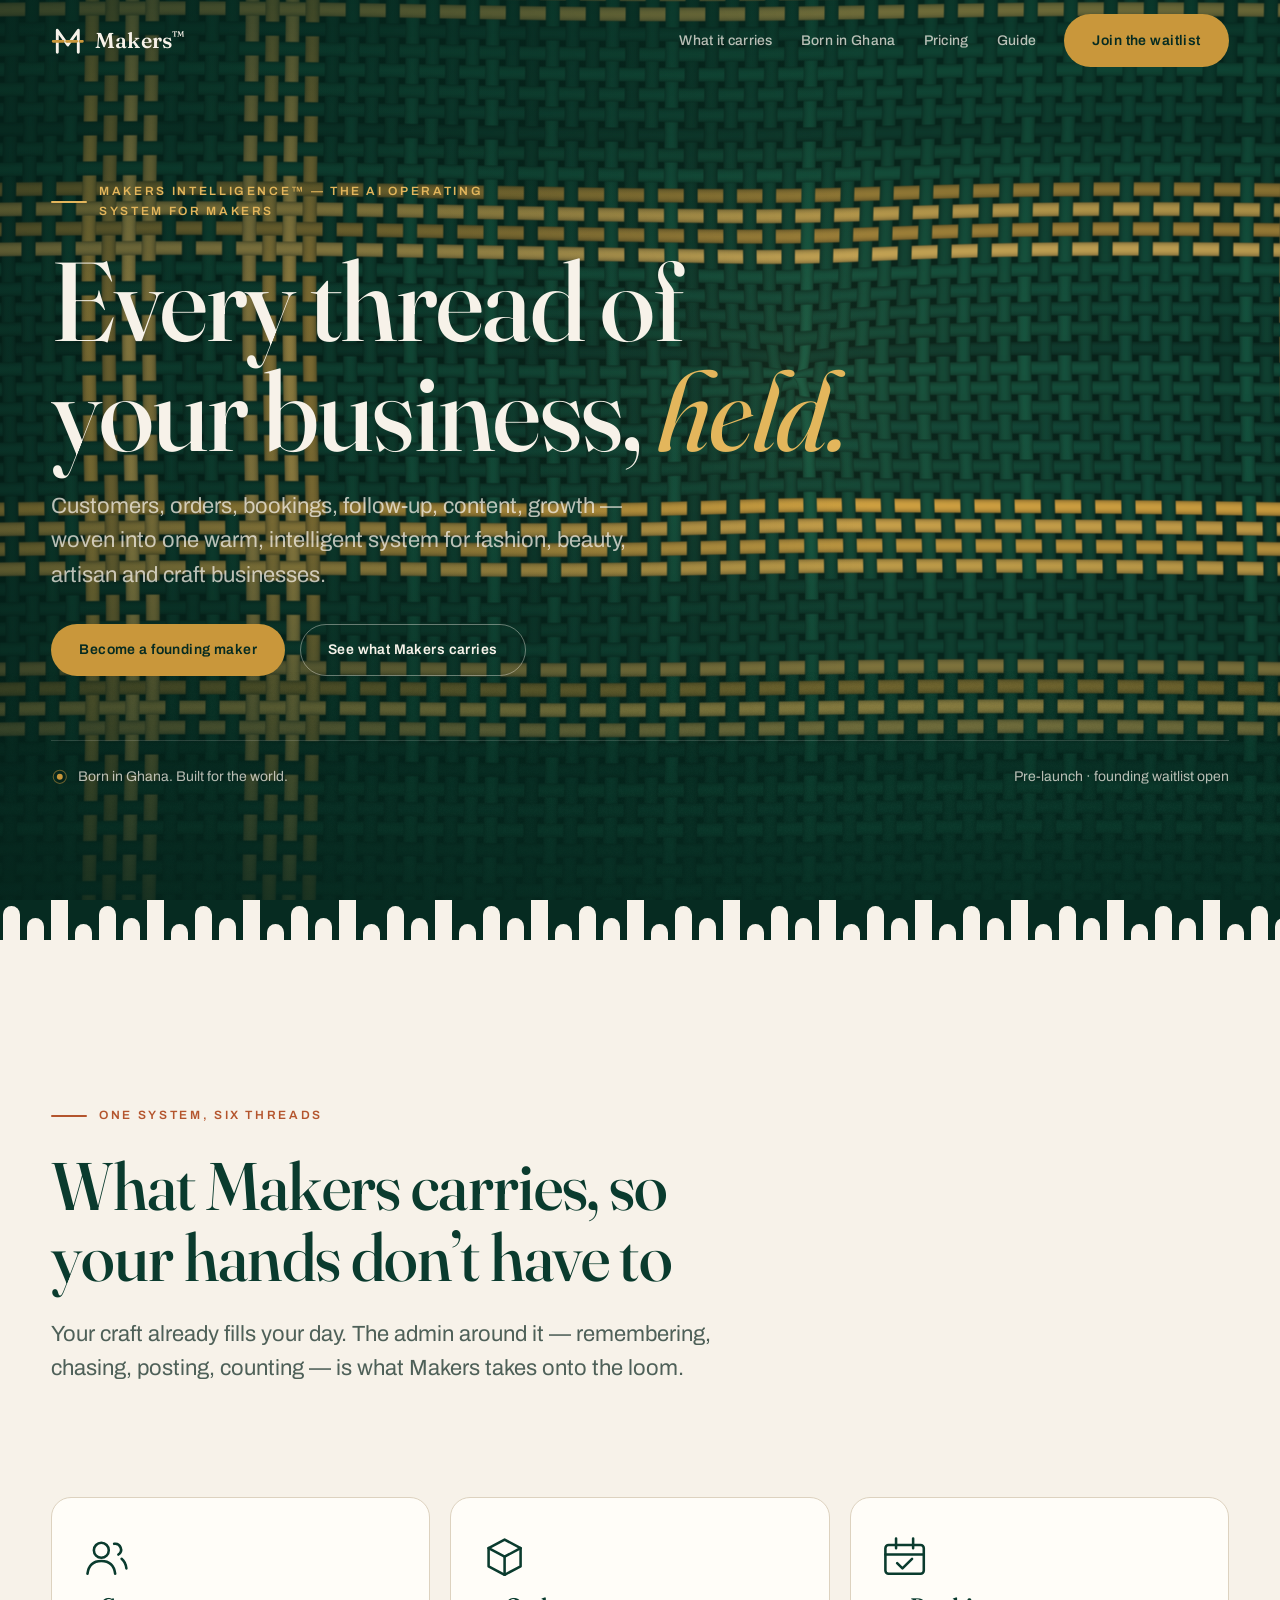
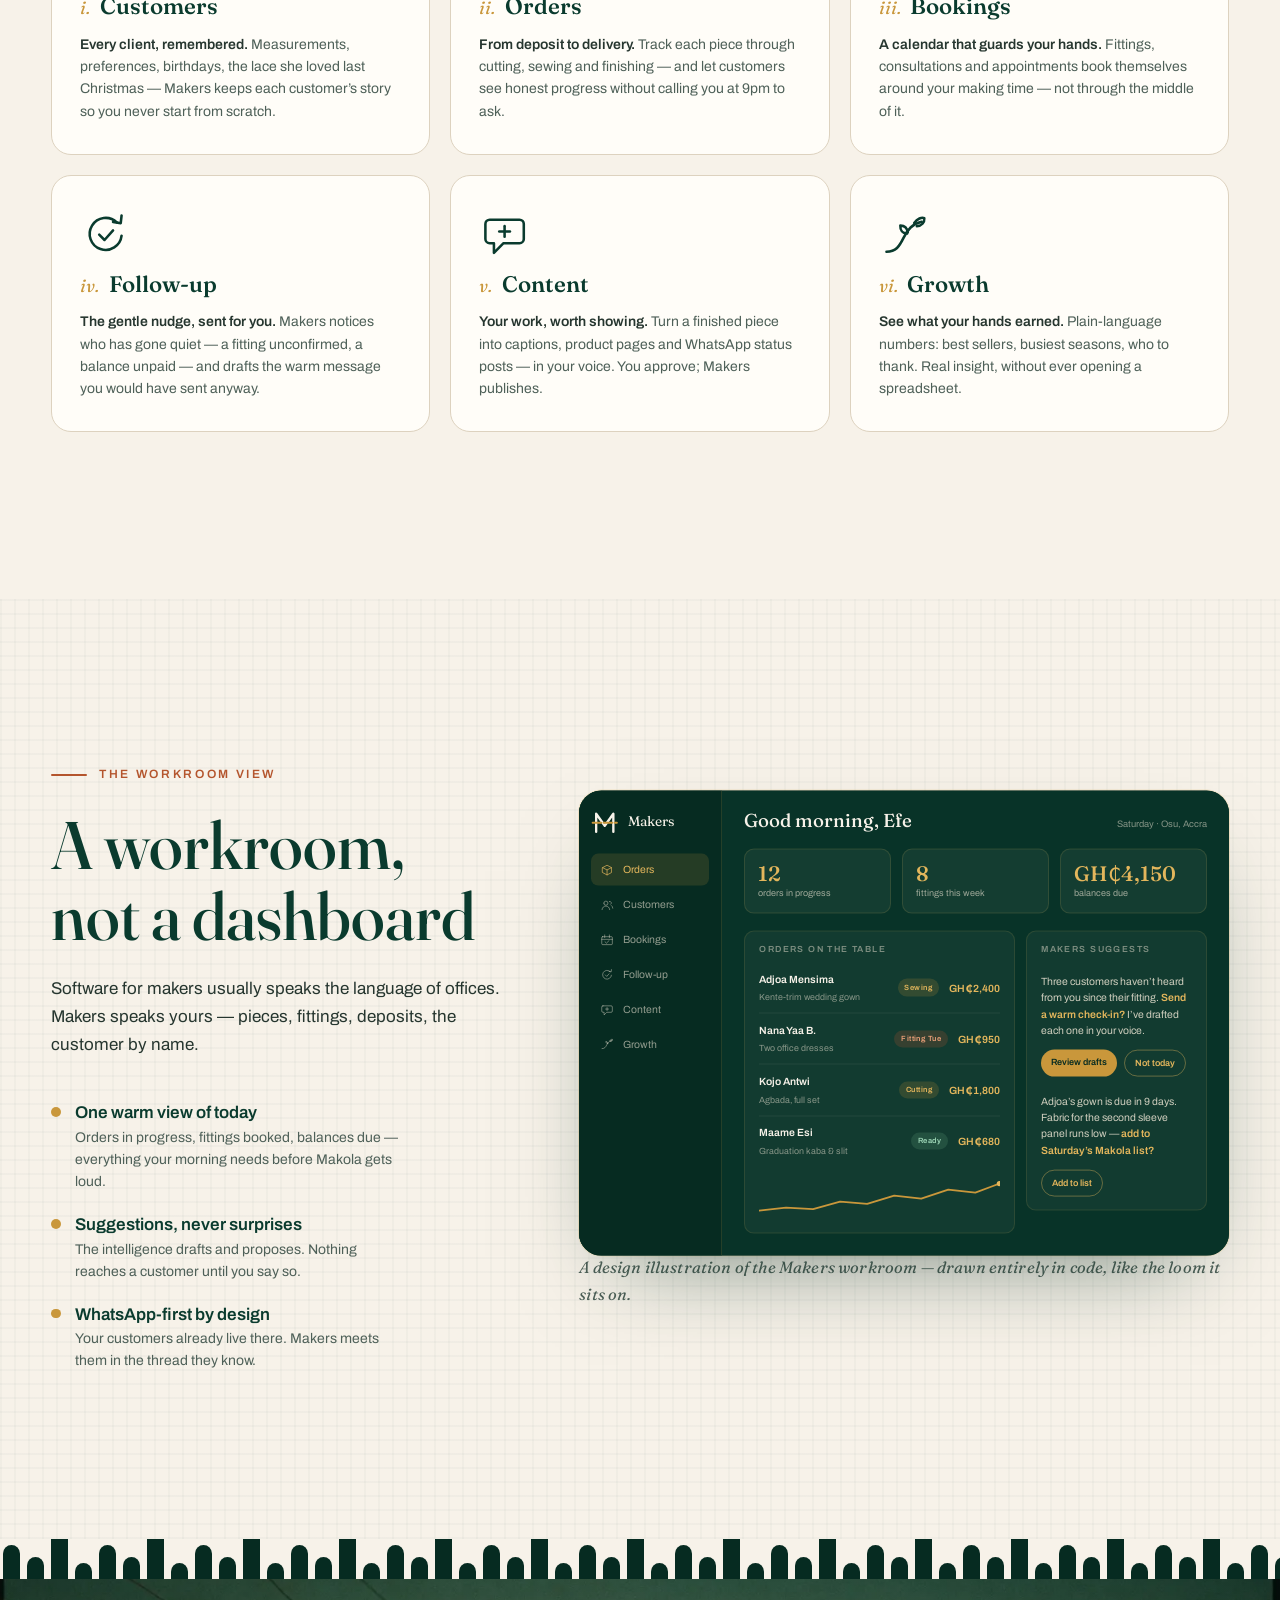
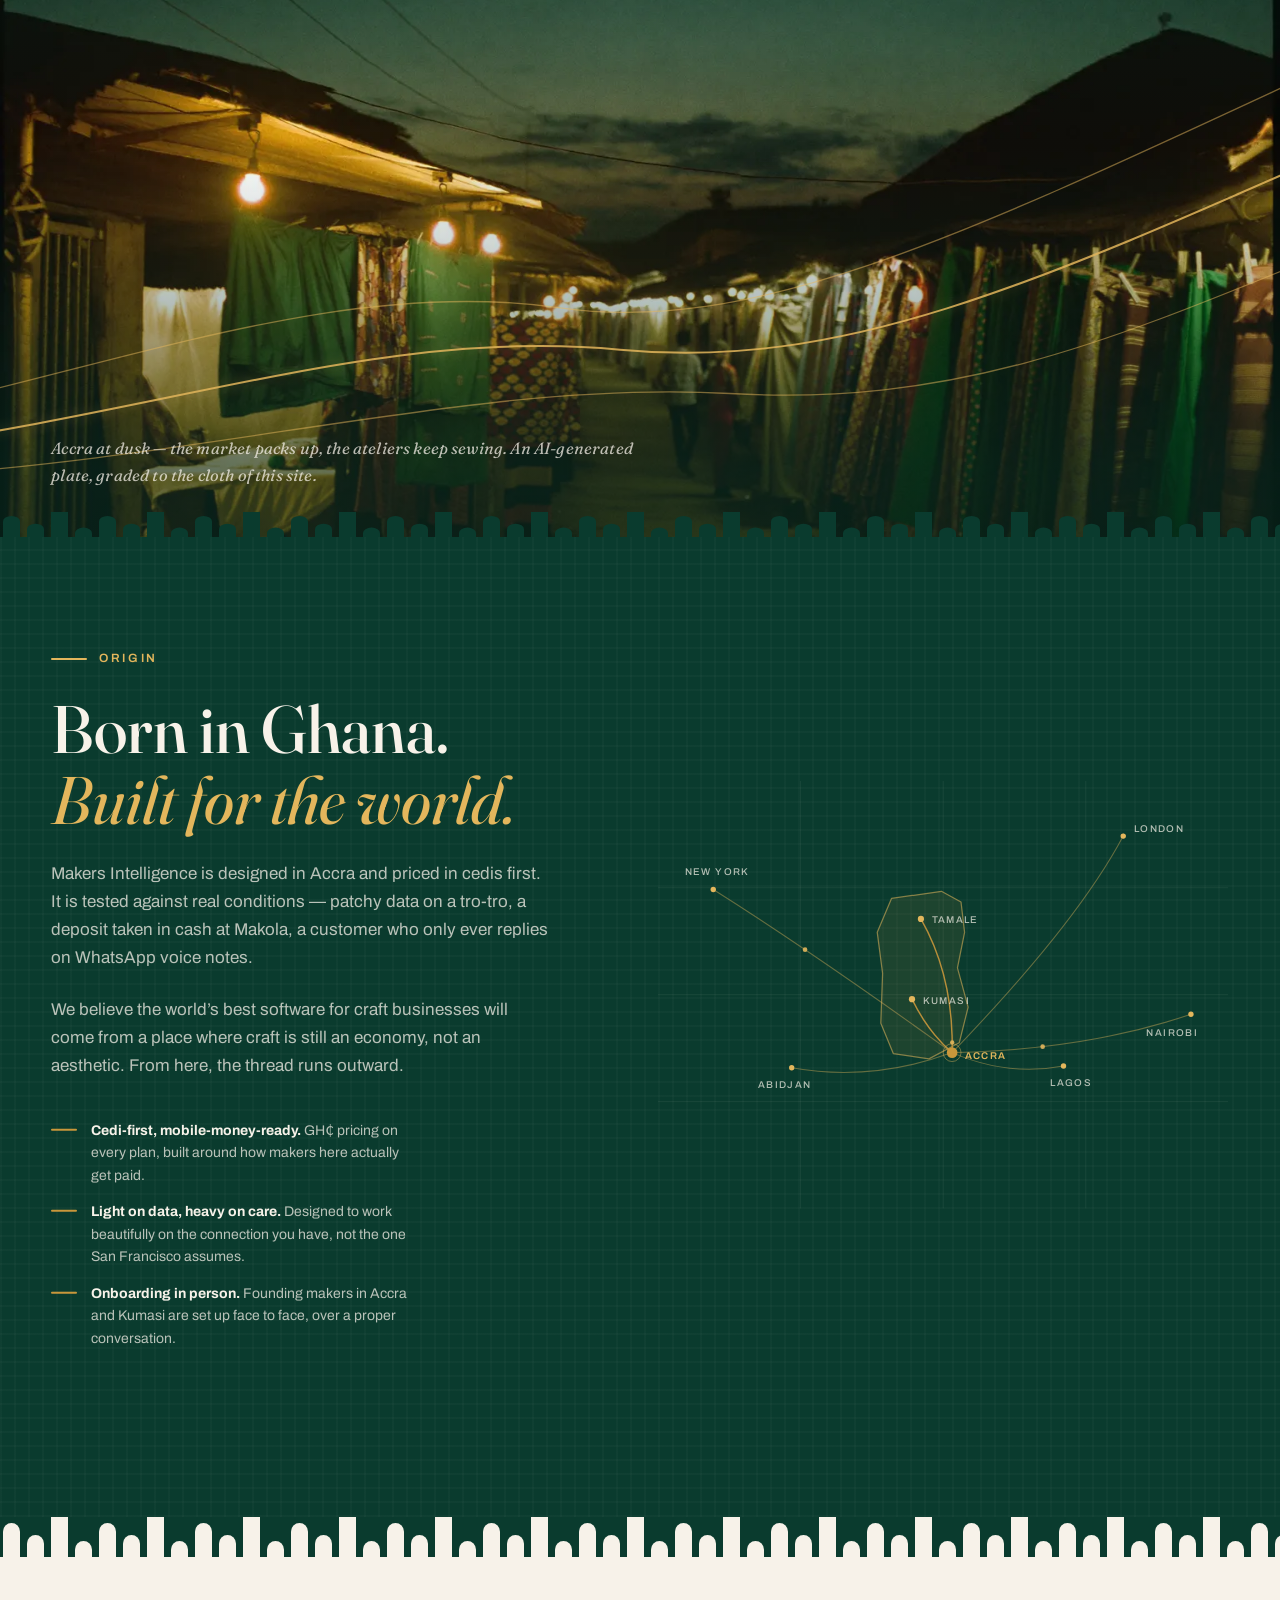
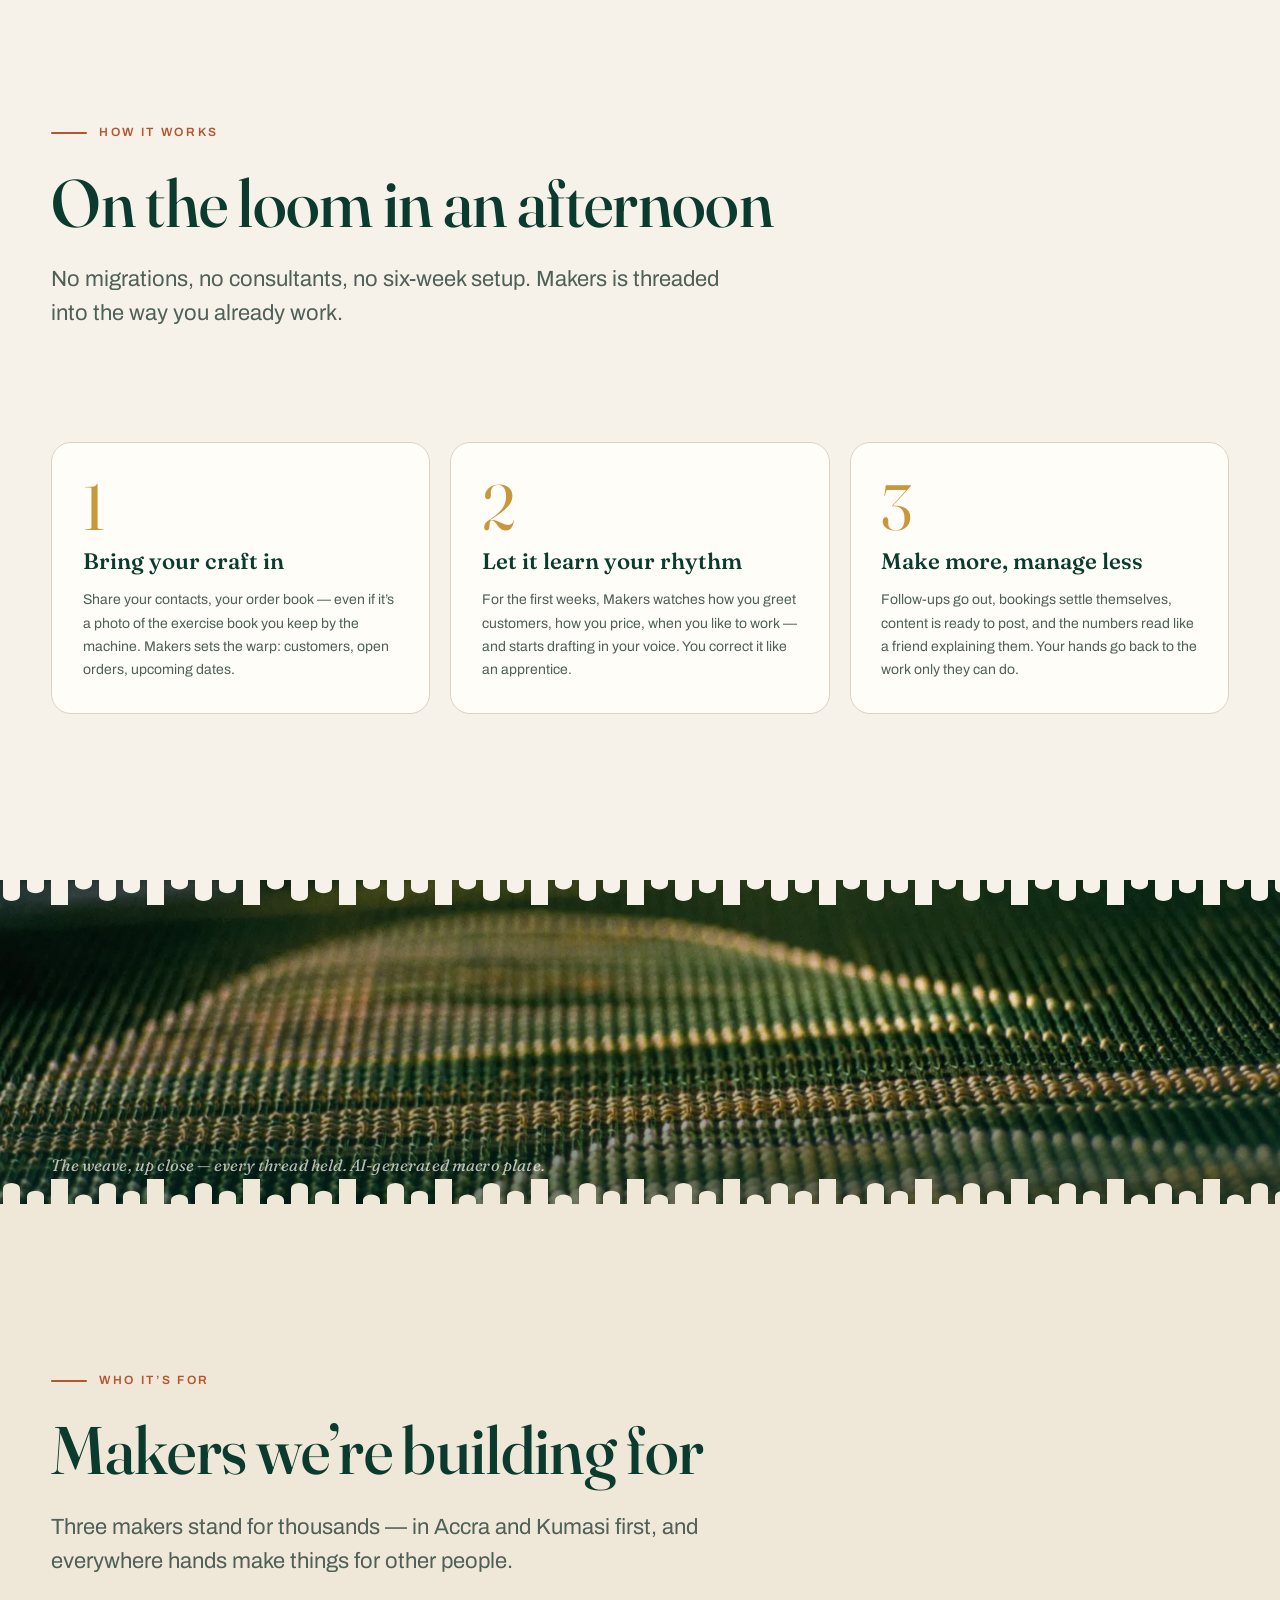
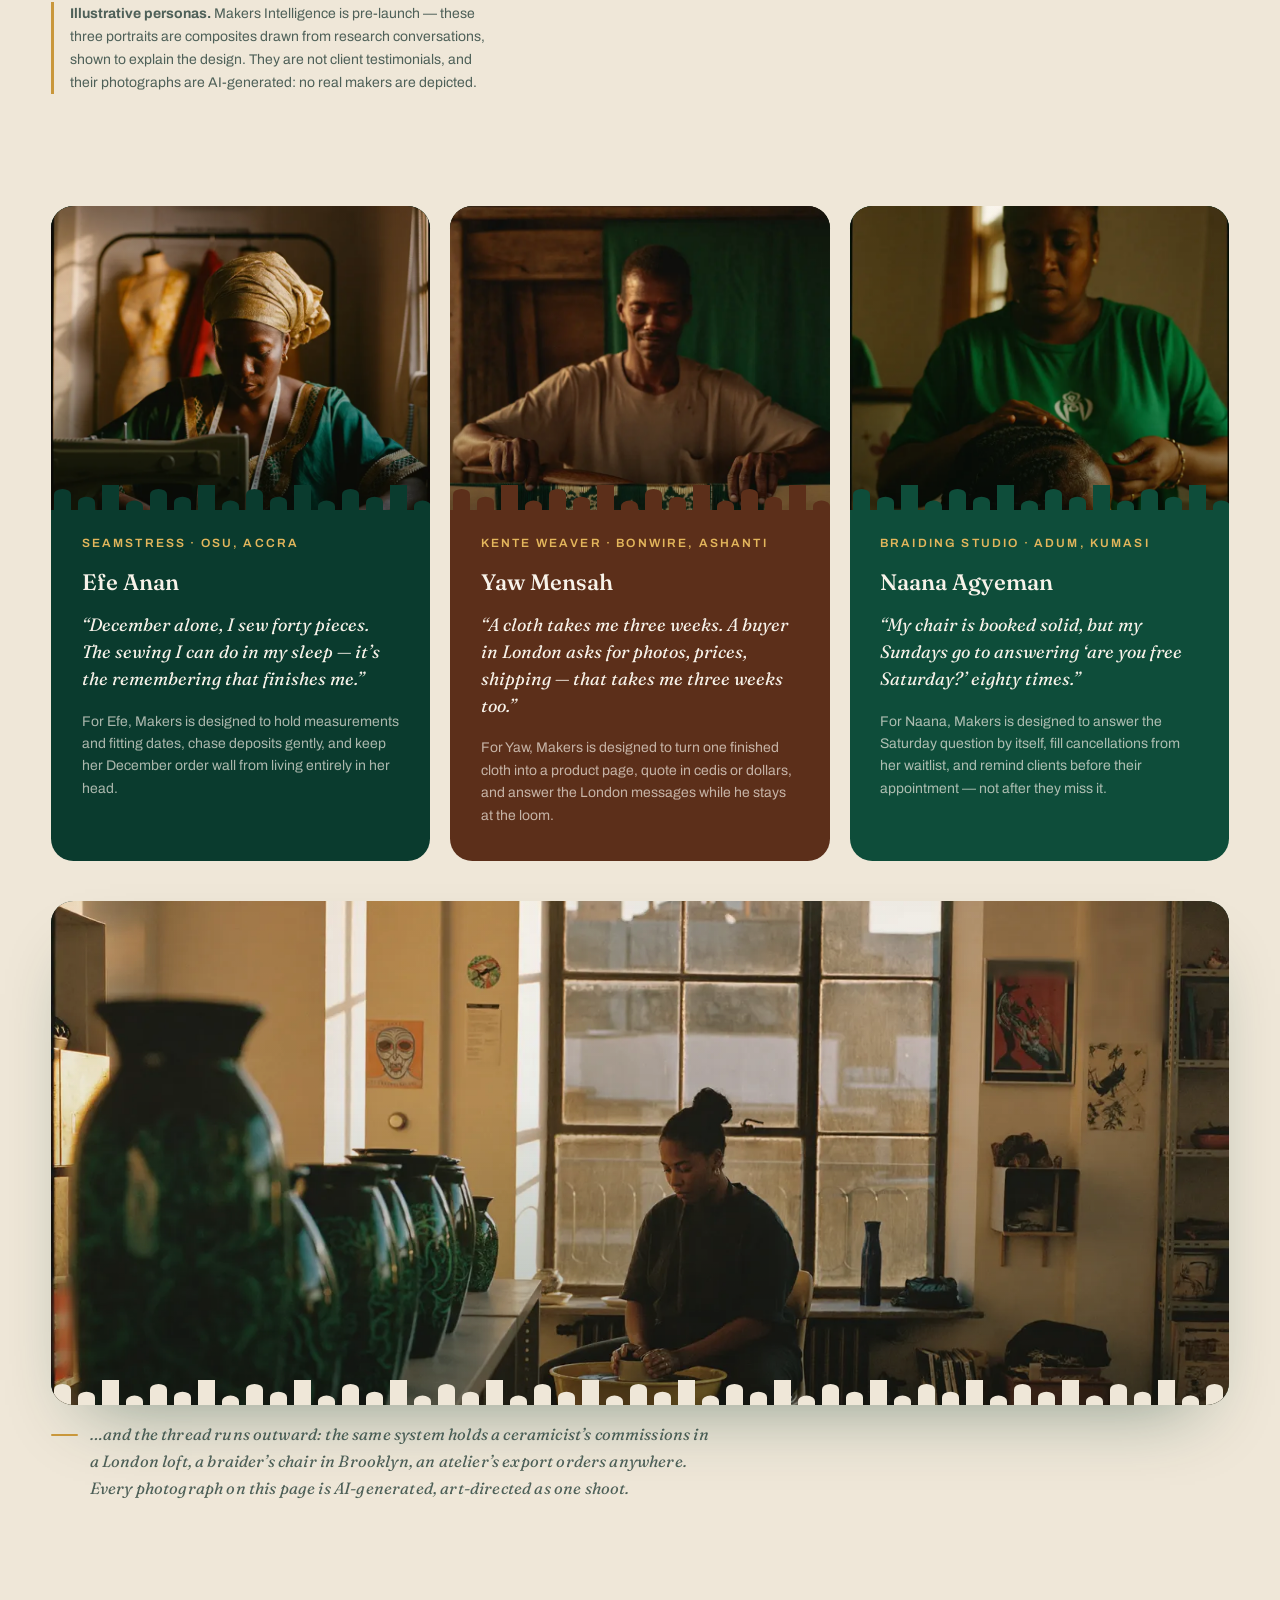
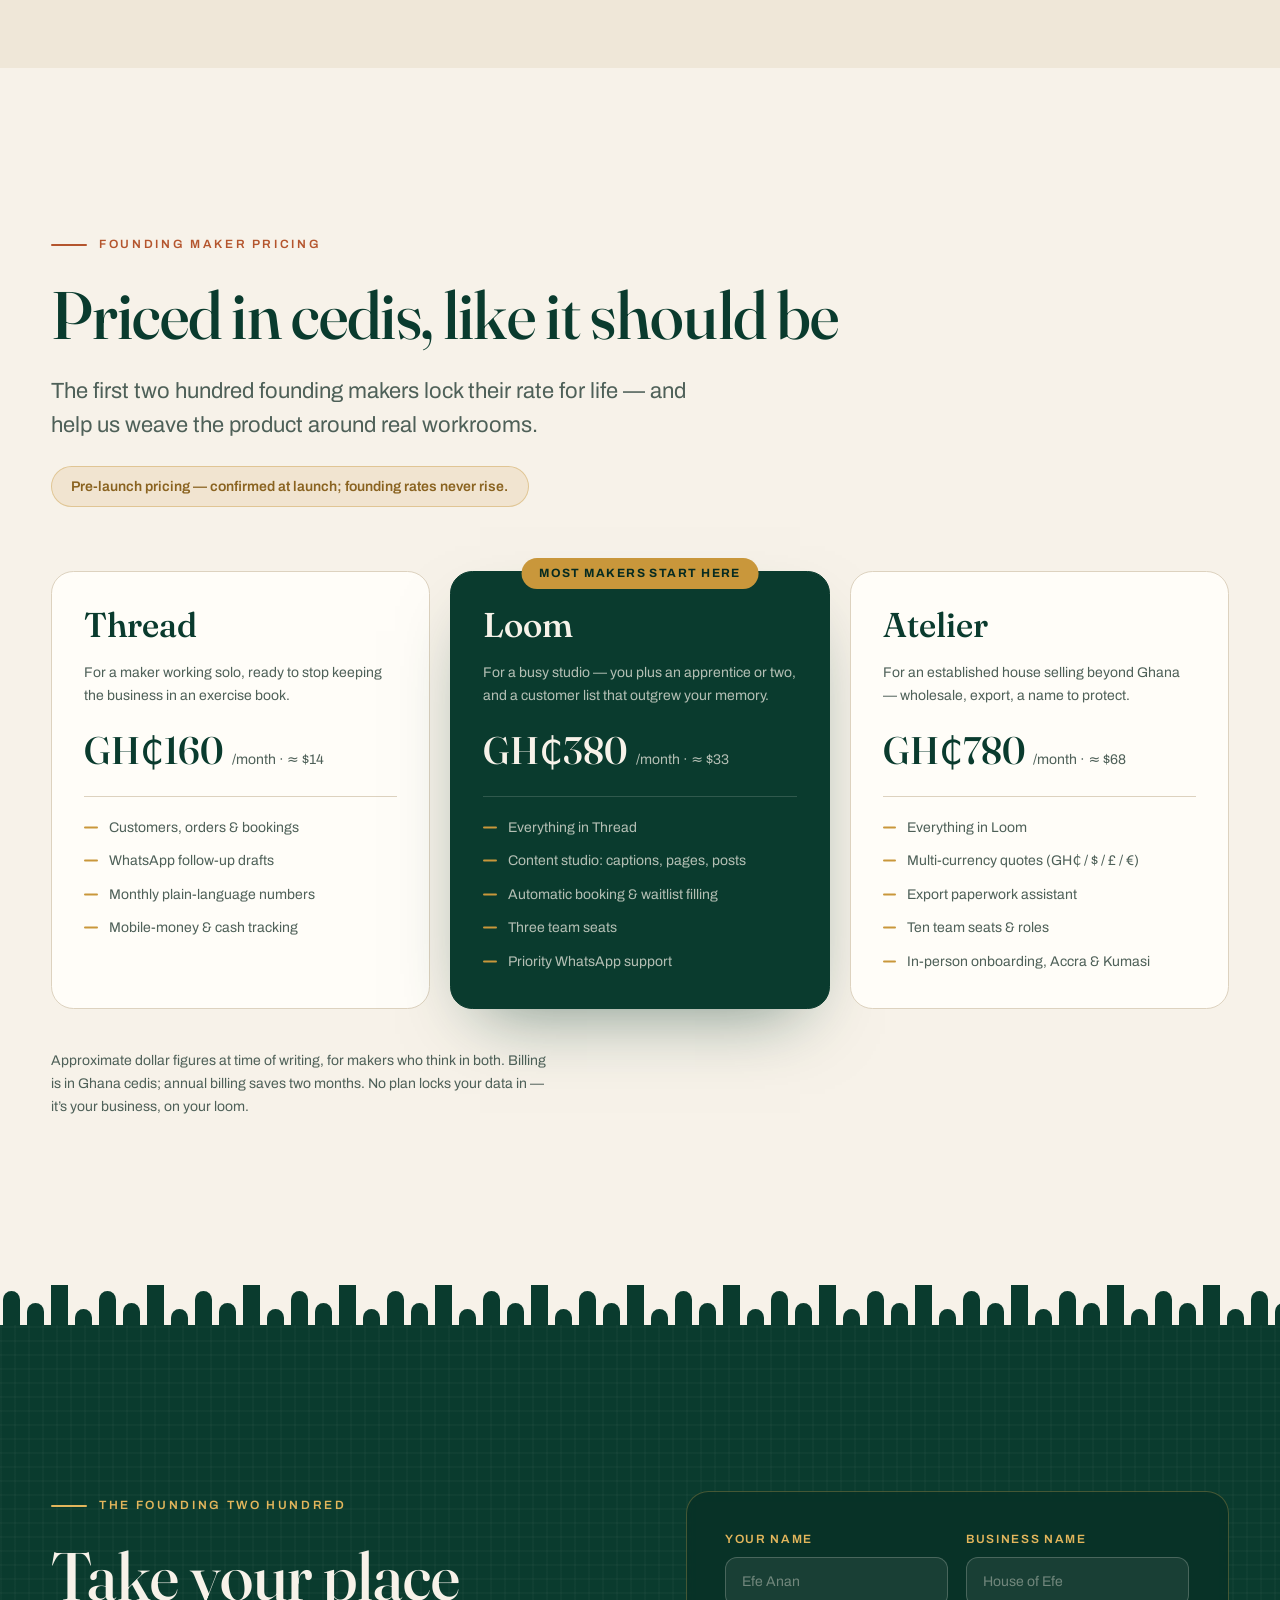
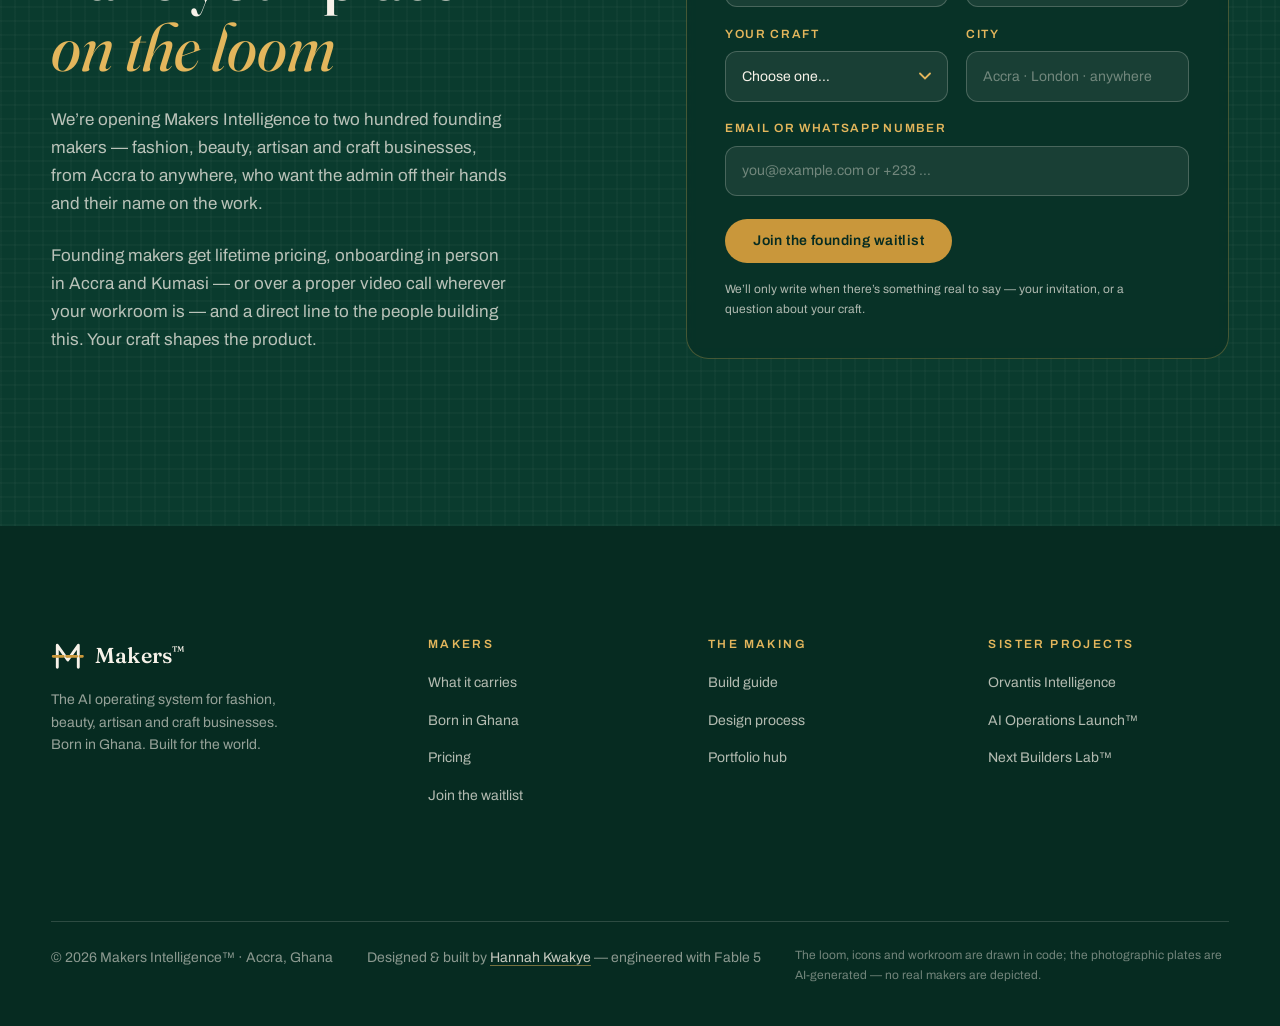
<file: makers-intelligence/index.html>
<!DOCTYPE html>
<html lang="en">
<head>
<meta charset="utf-8">
<meta name="viewport" content="width=device-width, initial-scale=1">
<title>Makers Intelligence™ — The AI operating system for makers</title>
<meta name="description" content="Customers, orders, bookings, follow-up, content and growth — woven into one warm, intelligent system for fashion, beauty, artisan and craft businesses. Born in Ghana. Built for the world.">
<meta property="og:title" content="Makers Intelligence™ — The AI operating system for makers">
<meta property="og:description" content="Every thread of your craft business, held in one warm system. Born in Ghana. Built for the world.">
<meta property="og:type" content="website">
<meta property="og:image" content="https://hk-makers-intelligence.netlify.app/assets/img/accra-dusk.webp">
<meta property="og:image:alt" content="Dusk over Accra — Makers Intelligence, born in Ghana, built for the world.">
<meta property="og:site_name" content="Makers Intelligence">
<meta property="og:url" content="https://makersintelligence.com/">
<meta property="og:locale" content="en_US">
<meta name="twitter:card" content="summary_large_image">
<meta name="twitter:title" content="Makers Intelligence™ — The AI operating system for makers">
<meta name="twitter:description" content="Every thread of your craft business, held in one warm system. Born in Ghana. Built for the world.">
<meta name="twitter:image" content="https://hk-makers-intelligence.netlify.app/assets/img/accra-dusk.webp">
<link rel="canonical" href="https://makersintelligence.com/">
<meta name="theme-color" content="#f7f2e9">
<link rel="icon" href="data:image/svg+xml,%3Csvg xmlns='http://www.w3.org/2000/svg' viewBox='0 0 64 64'%3E%3Crect width='64' height='64' rx='14' fill='%230A3B2E'/%3E%3Cpath d='M14 50V16l18 24 18-24v34' fill='none' stroke='%23F7F2E9' stroke-width='5' stroke-linecap='round' stroke-linejoin='round'/%3E%3Cpath d='M6 33h14M26 33h18M50 33h8' fill='none' stroke='%23C9973B' stroke-width='4.5' stroke-linecap='round'/%3E%3C/svg%3E">
<link rel="preload" href="assets/fonts/fraunces.woff2" as="font" type="font/woff2" crossorigin>
<link rel="preload" href="assets/fonts/archivo.woff2" as="font" type="font/woff2" crossorigin>
<link rel="stylesheet" href="assets/css/main.css">
</head>
<body>
<a class="skip-link" href="#main">Skip to content</a>

<!-- ======= shared SVG defs: monogram + thread-drawn icon system ======= -->
<svg width="0" height="0" style="position:absolute" aria-hidden="true" focusable="false">
  <defs>
    <!-- loom-thread M monogram: the M is the warp, gold is the weft,
         passing over the uprights and under the diagonals -->
    <symbol id="mono" viewBox="0 0 64 64">
      <path d="M12 54V12l20 28 20-28v42" fill="none" stroke="currentColor" stroke-width="5.5" stroke-linecap="round" stroke-linejoin="round"/>
      <path d="M4 33h19.5M29.5 33H49M55 33h5" fill="none" stroke="#C9973B" stroke-width="5" stroke-linecap="round"/>
    </symbol>
    <!-- thread icons: one continuous stroke language, drawn-in on scroll -->
    <symbol id="ic-customers" viewBox="0 0 48 48">
      <path pathLength="1" d="M13 19a7 7 0 1 0 14 0 7 7 0 1 0-14 0"/>
      <path pathLength="1" d="M7 41c1-8 6-12 13-12s12 4 13 12"/>
      <path pathLength="1" d="M32 13a5.5 5.5 0 0 1 4 10m3 4c2.5 2 4 5 4.5 9"/>
    </symbol>
    <symbol id="ic-orders" viewBox="0 0 48 48">
      <path pathLength="1" d="M9 17l15-8 15 8v17l-15 8-15-8z"/>
      <path pathLength="1" d="M9 17l15 8 15-8"/>
      <path pathLength="1" d="M24 25v17"/>
    </symbol>
    <symbol id="ic-bookings" viewBox="0 0 48 48">
      <path pathLength="1" d="M9 14h30a3 3 0 0 1 3 3v21a3 3 0 0 1-3 3H9a3 3 0 0 1-3-3V17a3 3 0 0 1 3-3z"/>
      <path pathLength="1" d="M16 8v9m16-9v9M6 23h36"/>
      <path pathLength="1" d="M17 31l5 5 9-9"/>
    </symbol>
    <symbol id="ic-followup" viewBox="0 0 48 48">
      <path pathLength="1" d="M39 26a15 15 0 1 1-4.5-12.5"/>
      <path pathLength="1" d="M39 7l-.8 7.2L31 13"/>
      <path pathLength="1" d="M18 25l5 5 8-9"/>
    </symbol>
    <symbol id="ic-content" viewBox="0 0 48 48">
      <path pathLength="1" d="M10 11h28a4 4 0 0 1 4 4v14a4 4 0 0 1-4 4H23l-9 9v-9h-4a4 4 0 0 1-4-4V15a4 4 0 0 1 4-4z"/>
      <path pathLength="1" d="M24 17v10"/>
      <path pathLength="1" d="M19 22h10"/>
    </symbol>
    <symbol id="ic-growth" viewBox="0 0 48 48">
      <path pathLength="1" d="M7 41c9 0 12-5 16-13s8-13 17-15"/>
      <path pathLength="1" d="M33 14c3-4 7-5.5 9.5-4.5.3 4-2.5 7.5-7 7.5"/>
      <path pathLength="1" d="M27 23c-.6-4-3.4-6.4-7-6.5-.2 4 2 7.3 6.4 7.5"/>
    </symbol>
    <!-- small woven corner motif -->
    <symbol id="weave-motif" viewBox="0 0 96 96">
      <g fill="currentColor">
        <rect x="0" y="0" width="20" height="96" rx="8"/>
        <rect x="28" y="0" width="20" height="96" rx="8"/>
        <rect x="56" y="0" width="20" height="96" rx="8"/>
        <rect x="84" y="0" width="12" height="96" rx="6"/>
      </g>
      <g fill="#C9973B">
        <rect x="-2" y="28" width="100" height="18" rx="8"/>
        <rect x="-2" y="66" width="100" height="12" rx="6"/>
      </g>
    </symbol>
  </defs>
</svg>

<header class="site-head">
  <div class="wrap">
    <a class="brand" href="/" aria-label="Makers Intelligence — home">
      <svg aria-hidden="true"><use href="#mono"/></svg>
      <span class="wordmark">Makers<span class="tm">™</span></span>
    </a>
    <nav class="site-nav" aria-label="Main">
      <a href="#carries" class="nav-hide">What it carries</a>
      <a href="#ghana" class="nav-hide">Born in Ghana</a>
      <a href="#pricing" class="nav-hide">Pricing</a>
      <a href="/guide/" class="nav-hide">Guide</a>
      <a class="btn btn--gold" href="#waitlist">Join the waitlist</a>
    </nav>
  </div>
</header>

<main id="main">

  <!-- ================= HERO — the loom ================= -->
  <section class="hero" aria-label="Introduction">
    <canvas id="loom" class="hero-loom" aria-hidden="true"></canvas>
    <!-- static woven cloth for reduced-motion / no-WebGL -->
    <svg class="hero-fallback" aria-hidden="true" preserveAspectRatio="xMidYMid slice" viewBox="0 0 960 960">
      <defs>
        <pattern id="cloth" width="96" height="96" patternUnits="userSpaceOnUse">
          <rect width="96" height="96" fill="#041F18"/>
          <rect y="0" width="96" height="22" fill="#0D4132"/>
          <rect y="24" width="96" height="22" fill="#0F4C3A"/>
          <rect y="48" width="96" height="22" fill="#E3B65C"/>
          <rect y="72" width="96" height="22" fill="#0B3A2D"/>
          <rect x="0" width="22" height="96" fill="#0E4D3A"/>
          <rect x="24" width="22" height="96" fill="#0C4534"/>
          <rect x="48" width="22" height="96" fill="#C9973B"/>
          <rect x="72" width="22" height="96" fill="#0A3B2E"/>
          <rect x="22" y="0" width="26" height="22" fill="#0D4132"/>
          <rect x="70" y="0" width="26" height="22" fill="#0D4132"/>
          <rect x="-2" y="24" width="26" height="22" fill="#0F4C3A"/>
          <rect x="46" y="24" width="26" height="22" fill="#0F4C3A"/>
          <rect x="22" y="48" width="26" height="22" fill="#E3B65C"/>
          <rect x="70" y="48" width="26" height="22" fill="#E3B65C"/>
          <rect x="-2" y="72" width="26" height="22" fill="#0B3A2D"/>
          <rect x="46" y="72" width="26" height="22" fill="#0B3A2D"/>
        </pattern>
        <radialGradient id="clothvg" cx="50%" cy="45%" r="75%">
          <stop offset="0%" stop-color="#062B21" stop-opacity="0"/>
          <stop offset="100%" stop-color="#041F18" stop-opacity="0.75"/>
        </radialGradient>
      </defs>
      <rect width="960" height="960" fill="url(#cloth)"/>
      <rect width="960" height="960" fill="url(#clothvg)"/>
    </svg>
    <div class="hero-scrim" aria-hidden="true"></div>
    <div class="wrap hero-inner">
      <p class="eyebrow">Makers Intelligence™ — the AI operating system for makers</p>
      <h1>Every thread of your business, <em>held.</em></h1>
      <p class="lede">Customers, orders, bookings, follow-up, content, growth — woven into one warm, intelligent system for fashion, beauty, artisan and craft businesses.</p>
      <div class="hero-cta">
        <a class="btn btn--gold" href="#waitlist">Become a founding maker</a>
        <a class="btn btn--ghost" href="#carries">See what Makers carries</a>
      </div>
      <div class="hero-foot">
        <span class="origin">
          <svg viewBox="0 0 24 24" aria-hidden="true"><circle cx="12" cy="12" r="4" fill="#C9973B"/><circle cx="12" cy="12" r="9" fill="none" stroke="#C9973B" stroke-width="1.4" opacity="0.5"/></svg>
          Born in Ghana. Built for the world.
        </span>
        <span>Pre-launch · founding waitlist open</span>
      </div>
    </div>
  </section>

  <div class="weave-edge" style="--above:var(--emerald-deep);--below:var(--ivory)" aria-hidden="true"><i></i></div>

  <!-- ================= WHAT MAKERS CARRIES ================= -->
  <section class="band band--ivory section" id="carries" aria-labelledby="carries-h">
    <div class="wrap">
      <div class="section-head rv">
        <p class="eyebrow">One system, six threads</p>
        <h2 id="carries-h">What Makers carries, so your hands don’t have to</h2>
        <p class="lede">Your craft already fills your day. The admin around it — remembering, chasing, posting, counting — is what Makers takes onto the loom.</p>
      </div>
      <div class="carries-grid">
        <article class="carry rv">
          <svg class="t-icon draw" aria-hidden="true"><use href="#ic-customers"/></svg>
          <h3><span class="n">i.</span> Customers</h3>
          <p><strong>Every client, remembered.</strong> Measurements, preferences, birthdays, the lace she loved last Christmas — Makers keeps each customer’s story so you never start from scratch.</p>
        </article>
        <article class="carry rv" data-rv-d="1">
          <svg class="t-icon draw" aria-hidden="true"><use href="#ic-orders"/></svg>
          <h3><span class="n">ii.</span> Orders</h3>
          <p><strong>From deposit to delivery.</strong> Track each piece through cutting, sewing and finishing — and let customers see honest progress without calling you at 9pm to ask.</p>
        </article>
        <article class="carry rv" data-rv-d="2">
          <svg class="t-icon draw" aria-hidden="true"><use href="#ic-bookings"/></svg>
          <h3><span class="n">iii.</span> Bookings</h3>
          <p><strong>A calendar that guards your hands.</strong> Fittings, consultations and appointments book themselves around your making time — not through the middle of it.</p>
        </article>
        <article class="carry rv" data-rv-d="1">
          <svg class="t-icon draw" aria-hidden="true"><use href="#ic-followup"/></svg>
          <h3><span class="n">iv.</span> Follow-up</h3>
          <p><strong>The gentle nudge, sent for you.</strong> Makers notices who has gone quiet — a fitting unconfirmed, a balance unpaid — and drafts the warm message you would have sent anyway.</p>
        </article>
        <article class="carry rv" data-rv-d="2">
          <svg class="t-icon draw" aria-hidden="true"><use href="#ic-content"/></svg>
          <h3><span class="n">v.</span> Content</h3>
          <p><strong>Your work, worth showing.</strong> Turn a finished piece into captions, product pages and WhatsApp status posts — in your voice. You approve; Makers publishes.</p>
        </article>
        <article class="carry rv" data-rv-d="3">
          <svg class="t-icon draw" aria-hidden="true"><use href="#ic-growth"/></svg>
          <h3><span class="n">vi.</span> Growth</h3>
          <p><strong>See what your hands earned.</strong> Plain-language numbers: best sellers, busiest seasons, who to thank. Real insight, without ever opening a spreadsheet.</p>
        </article>
      </div>
    </div>
  </section>

  <!-- ================= PRODUCT MOMENT ================= -->
  <section class="band band--ivory band--texture section product" id="product" aria-labelledby="product-h">
    <div class="wrap product-grid">
      <div class="product-copy rv">
        <p class="eyebrow">The workroom view</p>
        <h2 id="product-h">A workroom, not a dashboard</h2>
        <p class="lede">Software for makers usually speaks the language of offices. Makers speaks yours — pieces, fittings, deposits, the customer by name.</p>
        <ul class="product-points">
          <li><span class="dot" aria-hidden="true"></span><span><strong>One warm view of today</strong> Orders in progress, fittings booked, balances due — everything your morning needs before Makola gets loud.</span></li>
          <li><span class="dot" aria-hidden="true"></span><span><strong>Suggestions, never surprises</strong> The intelligence drafts and proposes. Nothing reaches a customer until you say so.</span></li>
          <li><span class="dot" aria-hidden="true"></span><span><strong>WhatsApp-first by design</strong> Your customers already live there. Makers meets them in the thread they know.</span></li>
        </ul>
      </div>
      <div class="rv" data-rv-d="1">
        <div class="dash-frame plx" data-plx="0.045">
          <div class="dash" role="img" aria-label="Illustration of the Makers dashboard: morning greeting, order statistics, an orders list and an assistant suggestion">
            <div class="dash-side" aria-hidden="true">
              <span class="dash-brand"><svg><use href="#mono"/></svg>Makers</span>
              <nav class="dash-nav">
                <span class="on"><svg viewBox="0 0 48 48" class="t-icon"><use href="#ic-orders"/></svg>Orders</span>
                <span><svg viewBox="0 0 48 48" class="t-icon"><use href="#ic-customers"/></svg>Customers</span>
                <span><svg viewBox="0 0 48 48" class="t-icon"><use href="#ic-bookings"/></svg>Bookings</span>
                <span><svg viewBox="0 0 48 48" class="t-icon"><use href="#ic-followup"/></svg>Follow-up</span>
                <span><svg viewBox="0 0 48 48" class="t-icon"><use href="#ic-content"/></svg>Content</span>
                <span><svg viewBox="0 0 48 48" class="t-icon"><use href="#ic-growth"/></svg>Growth</span>
              </nav>
            </div>
            <div class="dash-main" aria-hidden="true">
              <div class="dash-hello">
                <h3>Good morning, Efe</h3>
                <time>Saturday · Osu, Accra</time>
              </div>
              <div class="dash-stats">
                <div class="dash-stat"><b>12</b><span>orders in progress</span></div>
                <div class="dash-stat"><b>8</b><span>fittings this week</span></div>
                <div class="dash-stat"><b>GH₵4,150</b><span>balances due</span></div>
              </div>
              <div class="dash-cols">
                <div class="dash-card">
                  <h4>Orders on the table</h4>
                  <div class="dash-row"><span class="who"><b>Adjoa Mensima</b><i>Kente-trim wedding gown</i></span><span class="dash-tag sew">Sewing</span><span class="amt">GH₵2,400</span></div>
                  <div class="dash-row"><span class="who"><b>Nana Yaa B.</b><i>Two office dresses</i></span><span class="dash-tag fit">Fitting Tue</span><span class="amt">GH₵950</span></div>
                  <div class="dash-row"><span class="who"><b>Kojo Antwi</b><i>Agbada, full set</i></span><span class="dash-tag sew">Cutting</span><span class="amt">GH₵1,800</span></div>
                  <div class="dash-row"><span class="who"><b>Maame Esi</b><i>Graduation kaba &amp; slit</i></span><span class="dash-tag done">Ready</span><span class="amt">GH₵680</span></div>
                  <svg class="dash-spark" viewBox="0 0 320 56" aria-hidden="true">
                    <polyline pathLength="1" points="0,44 36,40 72,42 108,32 144,35 180,24 216,28 252,16 288,20 320,8" fill="none" stroke="#C9973B" stroke-width="2.4" stroke-linecap="round" stroke-linejoin="round"/>
                    <circle cx="320" cy="8" r="3.4" fill="#E3B65C"/>
                  </svg>
                </div>
                <div class="dash-card dash-assist">
                  <h4>Makers suggests</h4>
                  <p class="msg">Three customers haven’t heard from you since their fitting. <em>Send a warm check-in?</em> I’ve drafted each one in your voice.</p>
                  <div class="acts"><span class="a1">Review drafts</span><span class="a2">Not today</span></div>
                  <p class="msg" style="margin-top:0.6em">Adjoa’s gown is due in 9 days. Fabric for the second sleeve panel runs low — <em>add to Saturday’s Makola list?</em></p>
                  <div class="acts"><span class="a2">Add to list</span></div>
                </div>
              </div>
            </div>
          </div>
        </div>
        <p class="caption-it dash-note">A design illustration of the Makers workroom — drawn entirely in code, like the loom it sits on.</p>
      </div>
    </div>
  </section>

  <div class="weave-edge" style="--above:var(--ivory);--below:var(--emerald-deep)" aria-hidden="true"><i></i></div>

  <!-- ================= BORN IN GHANA ================= -->
  <section class="band band--emerald band--texture section band--flush-top" id="ghana" aria-labelledby="ghana-h">
    <figure class="ghana-plate rv">
      <img src="assets/img/accra-dusk.webp"
           srcset="assets/img/accra-dusk-800.webp 800w, assets/img/accra-dusk.webp 1536w"
           sizes="100vw"
           width="1536" height="1024" loading="lazy" decoding="async"
           alt="A fabric market street in Accra at dusk: stalls hung with kente and wax-print cloth, a tailor's open atelier spilling warm light onto the street under a deep blue-green sky">
      <span class="grade" aria-hidden="true"></span>
      <svg class="ghana-thread-svg" viewBox="0 0 1440 560" preserveAspectRatio="xMidYMax slice" aria-hidden="true">
        <path class="gth" pathLength="1" d="M-30 470 C 260 430, 470 350, 700 372 S 1130 300, 1470 150"/>
        <path class="gth gth--soft" pathLength="1" d="M-30 500 C 300 480, 560 402, 810 416 S 1220 350, 1470 250"/>
        <path class="gth gth--soft" pathLength="1" d="M-30 436 C 220 380, 430 300, 640 330 S 1080 240, 1470 60"/>
      </svg>
      <figcaption class="caption-it">Accra at dusk — the market packs up, the ateliers keep sewing. An AI-generated plate, graded to the cloth of this site.</figcaption>
      <span class="plate-weave" style="--plate-below:var(--emerald)" aria-hidden="true"></span>
    </figure>
    <div class="wrap ghana-grid">
      <div class="ghana-copy rv">
        <p class="eyebrow">Origin</p>
        <h2 id="ghana-h">Born in Ghana. <em>Built for the world.</em></h2>
        <p>Makers Intelligence is designed in Accra and priced in cedis first. It is tested against real conditions — patchy data on a tro-tro, a deposit taken in cash at Makola, a customer who only ever replies on WhatsApp voice notes.</p>
        <p>We believe the world’s best software for craft businesses will come from a place where craft is still an economy, not an aesthetic. From here, the thread runs outward.</p>
        <ul class="ghana-facts">
          <li><span class="th" aria-hidden="true"></span><span><strong>Cedi-first, mobile-money-ready.</strong> GH₵ pricing on every plan, built around how makers here actually get paid.</span></li>
          <li><span class="th" aria-hidden="true"></span><span><strong>Light on data, heavy on care.</strong> Designed to work beautifully on the connection you have, not the one San Francisco assumes.</span></li>
          <li><span class="th" aria-hidden="true"></span><span><strong>Onboarding in person.</strong> Founding makers in Accra and Kumasi are set up face to face, over a proper conversation.</span></li>
        </ul>
      </div>
      <div class="rv" data-rv-d="1">
        <svg class="map-thread plx" data-plx="0.035" viewBox="0 0 640 480" role="img" aria-label="A stylized map: threads run from Accra to Kumasi and Tamale, then outward to Abidjan, Lagos, London, New York and Nairobi">
          <g aria-hidden="true">
            <line class="grid-line" x1="0" y1="120" x2="640" y2="120"/>
            <line class="grid-line" x1="0" y1="240" x2="640" y2="240"/>
            <line class="grid-line" x1="0" y1="360" x2="640" y2="360"/>
            <line class="grid-line" x1="160" y1="0" x2="160" y2="480"/>
            <line class="grid-line" x1="320" y1="0" x2="320" y2="480"/>
            <line class="grid-line" x1="480" y1="0" x2="480" y2="480"/>
          </g>
          <!-- stylized Ghana -->
          <path class="ghana" d="M262 132l56-8 22 12 4 34-8 40 12 44-10 40-34 18-40-6-14-34 2-56-6-46z"/>
          <!-- threads outward from Accra -->
          <path class="arc" pathLength="1" d="M330 305Q303 282 285 245"/>
          <path class="arc" pathLength="1" d="M330 305Q332 220 295 155"/>
          <path class="arc arc--soft" pathLength="1" d="M330 305Q240 338 150 322"/>
          <path class="arc arc--soft" pathLength="1" d="M330 305Q392 332 455 320"/>
          <path class="arc arc--soft" pathLength="1" d="M330 305Q470 160 522 62"/>
          <path class="arc arc--soft" pathLength="1" d="M330 305Q170 190 62 122"/>
          <path class="arc arc--soft" pathLength="1" d="M330 305Q480 302 598 262"/>
          <!-- weft packets: shuttles carrying the thread outward (started by JS) -->
          <g aria-hidden="true">
            <circle class="packet" r="2.6">
              <animateMotion dur="5.2s" repeatCount="indefinite" begin="indefinite" path="M330 305Q470 160 522 62" keyPoints="0;1;1" keyTimes="0;0.55;1" calcMode="linear"/>
            </circle>
            <circle class="packet" r="2.6">
              <animateMotion dur="6.4s" repeatCount="indefinite" begin="indefinite" path="M330 305Q170 190 62 122" keyPoints="0;1;1" keyTimes="0;0.5;1" calcMode="linear"/>
            </circle>
            <circle class="packet" r="2.6">
              <animateMotion dur="5.8s" repeatCount="indefinite" begin="indefinite" path="M330 305Q480 302 598 262" keyPoints="0;1;1" keyTimes="0;0.5;1" calcMode="linear"/>
            </circle>
            <circle class="packet" r="2.4">
              <animateMotion dur="4.6s" repeatCount="indefinite" begin="indefinite" path="M330 305Q332 220 295 155" keyPoints="0;1;1" keyTimes="0;0.55;1" calcMode="linear"/>
            </circle>
          </g>
          <!-- nodes -->
          <circle class="halo" cx="330" cy="305" r="10"/>
          <circle class="node node--home" cx="330" cy="305" r="6"/>
          <circle class="node" cx="285" cy="245" r="3.5"/>
          <circle class="node" cx="295" cy="155" r="3.5"/>
          <circle class="node" cx="150" cy="322" r="3"/>
          <circle class="node" cx="455" cy="320" r="3"/>
          <circle class="node" cx="522" cy="62" r="3"/>
          <circle class="node" cx="62" cy="122" r="3"/>
          <circle class="node" cx="598" cy="262" r="3"/>
          <text class="t-home" x="344" y="312">Accra</text>
          <text x="297" y="250">Kumasi</text>
          <text x="307" y="160">Tamale</text>
          <text x="112" y="345">Abidjan</text>
          <text x="440" y="343">Lagos</text>
          <text x="534" y="58">London</text>
          <text x="30" y="106">New York</text>
          <text x="548" y="286">Nairobi</text>
        </svg>
      </div>
    </div>
  </section>

  <div class="weave-edge" style="--above:var(--emerald);--below:var(--ivory)" aria-hidden="true"><i></i></div>

  <!-- ================= HOW IT WORKS ================= -->
  <section class="band band--ivory section" id="how" aria-labelledby="how-h">
    <div class="wrap">
      <div class="section-head rv">
        <p class="eyebrow">How it works</p>
        <h2 id="how-h">On the loom in an afternoon</h2>
        <p class="lede">No migrations, no consultants, no six-week setup. Makers is threaded into the way you already work.</p>
      </div>
      <div class="steps">
        <article class="step rv">
          <span class="num" aria-hidden="true">1</span>
          <h3>Bring your craft in</h3>
          <p>Share your contacts, your order book — even if it’s a photo of the exercise book you keep by the machine. Makers sets the warp: customers, open orders, upcoming dates.</p>
        </article>
        <article class="step rv" data-rv-d="1">
          <span class="num" aria-hidden="true">2</span>
          <h3>Let it learn your rhythm</h3>
          <p>For the first weeks, Makers watches how you greet customers, how you price, when you like to work — and starts drafting in your voice. You correct it like an apprentice.</p>
        </article>
        <article class="step rv" data-rv-d="2">
          <span class="num" aria-hidden="true">3</span>
          <h3>Make more, manage less</h3>
          <p>Follow-ups go out, bookings settle themselves, content is ready to post, and the numbers read like a friend explaining them. Your hands go back to the work only they can do.</p>
        </article>
      </div>
    </div>
  </section>

  <!-- ================= MACRO TEXTURE BAND ================= -->
  <figure class="texture-band rv">
    <span class="plate-weave plate-weave--top" style="--plate-below:var(--ivory)" aria-hidden="true"></span>
    <img src="assets/img/kente-macro.webp"
         srcset="assets/img/kente-macro-800.webp 800w, assets/img/kente-macro.webp 1536w"
         sizes="100vw"
         width="1536" height="1024" loading="lazy" decoding="async"
         alt="Macro photograph of handwoven kente cloth on the loom: interlaced emerald, gold and ivory threads catching low golden light">
    <span class="grade" aria-hidden="true"></span>
    <figcaption class="caption-it">The weave, up close — every thread held. AI-generated macro plate.</figcaption>
    <span class="plate-weave" style="--plate-below:var(--ivory-2)" aria-hidden="true"></span>
  </figure>

  <!-- ================= MAKER STORIES ================= -->
  <section class="band band--ivory2 section" id="stories" aria-labelledby="stories-h">
    <div class="wrap">
      <div class="section-head rv">
        <p class="eyebrow">Who it’s for</p>
        <h2 id="stories-h">Makers we’re building for</h2>
        <p class="lede">Three makers stand for thousands — in Accra and Kumasi first, and everywhere hands make things for other people.</p>
        <p class="stories-note"><strong>Illustrative personas.</strong> Makers Intelligence is pre-launch — these three portraits are composites drawn from research conversations, shown to explain the design. They are not client testimonials, and their photographs are AI-generated: no real makers are depicted.</p>
      </div>
      <div class="stories">
        <article class="story rv">
          <figure class="story-plate">
            <img src="assets/img/efe-800.webp"
                 srcset="assets/img/efe-800.webp 800w, assets/img/efe.webp 1280w"
                 sizes="(min-width: 940px) 30vw, 92vw"
                 width="1280" height="1920" loading="lazy" decoding="async"
                 alt="A seamstress at her machine in a small Accra atelier, guiding an emerald gown with kente trim under the needle in golden-hour light — an AI-generated portrait of the illustrative persona Efe">
            <span class="plate-weave" aria-hidden="true"></span>
          </figure>
          <div class="story-body">
            <p class="who">Seamstress · Osu, Accra</p>
            <h3>Efe Anan</h3>
            <blockquote>“December alone, I sew forty pieces. The sewing I can do in my sleep — it’s the remembering that finishes me.”</blockquote>
            <p class="uses">For Efe, Makers is designed to hold measurements and fitting dates, chase deposits gently, and keep her December order wall from living entirely in her head.</p>
          </div>
        </article>
        <article class="story story--clay rv" data-rv-d="1">
          <figure class="story-plate">
            <img src="assets/img/yaw-800.webp"
                 srcset="assets/img/yaw-800.webp 800w, assets/img/yaw.webp 1280w"
                 sizes="(min-width: 940px) 30vw, 92vw"
                 width="1280" height="1920" loading="lazy" decoding="async"
                 alt="A kente weaver at his wooden strip loom, shuttle mid-throw through taut warp threads as an emerald-and-gold strip forms — an AI-generated portrait of the illustrative persona Yaw">
            <span class="plate-weave" aria-hidden="true"></span>
          </figure>
          <div class="story-body">
            <p class="who">Kente weaver · Bonwire, Ashanti</p>
            <h3>Yaw Mensah</h3>
            <blockquote>“A cloth takes me three weeks. A buyer in London asks for photos, prices, shipping — that takes me three weeks too.”</blockquote>
            <p class="uses">For Yaw, Makers is designed to turn one finished cloth into a product page, quote in cedis or dollars, and answer the London messages while he stays at the loom.</p>
          </div>
        </article>
        <article class="story story--forest rv" data-rv-d="2">
          <figure class="story-plate">
            <img src="assets/img/naana-800.webp"
                 srcset="assets/img/naana-800.webp 800w, assets/img/naana.webp 1280w"
                 sizes="(min-width: 940px) 30vw, 92vw"
                 width="1280" height="1920" loading="lazy" decoding="async"
                 alt="A braider working behind a seated client in her studio, fingers mid-braid in warm window light — an AI-generated portrait of the illustrative persona Naana">
            <span class="plate-weave" aria-hidden="true"></span>
          </figure>
          <div class="story-body">
            <p class="who">Braiding studio · Adum, Kumasi</p>
            <h3>Naana Agyeman</h3>
            <blockquote>“My chair is booked solid, but my Sundays go to answering ‘are you free Saturday?’ eighty times.”</blockquote>
            <p class="uses">For Naana, Makers is designed to answer the Saturday question by itself, fill cancellations from her waitlist, and remind clients before their appointment — not after they miss it.</p>
          </div>
        </article>
      </div>
      <figure class="plate-fig stories-wide rv">
        <div class="plate" style="--plate-below:var(--ivory-2)">
          <img src="assets/img/studio-800.webp"
               srcset="assets/img/studio-800.webp 800w, assets/img/studio.webp 1536w"
               sizes="(min-width: 1200px) 74rem, 92vw"
               width="1536" height="1024" loading="lazy" decoding="async"
               alt="A ceramicist of the diaspora at her potter's wheel in a loft studio, shelves of emerald-glazed vessels behind her and low evening light through tall windows — an AI-generated plate">
          <span class="plate-weave" aria-hidden="true"></span>
        </div>
        <figcaption class="caption-it plate-cap">…and the thread runs outward: the same system holds a ceramicist’s commissions in a London loft, a braider’s chair in Brooklyn, an atelier’s export orders anywhere. Every photograph on this page is AI-generated, art-directed as one shoot.</figcaption>
      </figure>
    </div>
  </section>

  <!-- ================= PRICING ================= -->
  <section class="band band--ivory section pricing-band" id="pricing" aria-labelledby="pricing-h">
    <div class="wrap">
      <div class="section-head rv">
        <p class="eyebrow">Founding maker pricing</p>
        <h2 id="pricing-h">Priced in cedis, like it should be</h2>
        <p class="lede">The first two hundred founding makers lock their rate for life — and help us weave the product around real workrooms.</p>
        <p><span class="founding-note">Pre-launch pricing — confirmed at launch; founding rates never rise.</span></p>
      </div>
      <div class="tiers">
        <article class="tier rv">
          <h3>Thread</h3>
          <p class="for">For a maker working solo, ready to stop keeping the business in an exercise book.</p>
          <p class="price"><b>GH₵160</b><span>/month · ≈ $14</span></p>
          <ul>
            <li>Customers, orders &amp; bookings</li>
            <li>WhatsApp follow-up drafts</li>
            <li>Monthly plain-language numbers</li>
            <li>Mobile-money &amp; cash tracking</li>
          </ul>
        </article>
        <article class="tier tier--featured rv" data-rv-d="1">
          <span class="flag">Most makers start here</span>
          <h3>Loom</h3>
          <p class="for">For a busy studio — you plus an apprentice or two, and a customer list that outgrew your memory.</p>
          <p class="price"><b>GH₵380</b><span>/month · ≈ $33</span></p>
          <ul>
            <li>Everything in Thread</li>
            <li>Content studio: captions, pages, posts</li>
            <li>Automatic booking &amp; waitlist filling</li>
            <li>Three team seats</li>
            <li>Priority WhatsApp support</li>
          </ul>
        </article>
        <article class="tier rv" data-rv-d="2">
          <h3>Atelier</h3>
          <p class="for">For an established house selling beyond Ghana — wholesale, export, a name to protect.</p>
          <p class="price"><b>GH₵780</b><span>/month · ≈ $68</span></p>
          <ul>
            <li>Everything in Loom</li>
            <li>Multi-currency quotes (GH₵ / $ / £ / €)</li>
            <li>Export paperwork assistant</li>
            <li>Ten team seats &amp; roles</li>
            <li>In-person onboarding, Accra &amp; Kumasi</li>
          </ul>
        </article>
      </div>
      <p class="pricing-fine rv">Approximate dollar figures at time of writing, for makers who think in both. Billing is in Ghana cedis; annual billing saves two months. No plan locks your data in — it’s your business, on your loom.</p>
    </div>
  </section>

  <div class="weave-edge" style="--above:var(--ivory);--below:var(--emerald)" aria-hidden="true"><i></i></div>

  <!-- ================= WAITLIST ================= -->
  <section class="band band--emerald band--texture section waitlist" id="waitlist" aria-labelledby="waitlist-h">
    <div class="wrap waitlist-grid">
      <div class="waitlist-copy rv">
        <p class="eyebrow">The founding two hundred</p>
        <h2 id="waitlist-h">Take your place <em>on the loom</em></h2>
        <p>We’re opening Makers Intelligence to two hundred founding makers — fashion, beauty, artisan and craft businesses, from Accra to anywhere, who want the admin off their hands and their name on the work.</p>
        <p>Founding makers get lifetime pricing, onboarding in person in Accra and Kumasi — or over a proper video call wherever your workroom is — and a direct line to the people building this. Your craft shapes the product.</p>
      </div>
      <div class="rv" data-rv-d="1">
        <form class="wl-form" name="waitlist" method="POST" action="/?success" data-netlify="true" netlify-honeypot="weft-field">
          <input type="hidden" name="form-name" value="waitlist">
          <p class="hp-field" aria-hidden="true">
            <label>Leave this field empty: <input name="weft-field" tabindex="-1" autocomplete="off"></label>
          </p>
          <div class="row row--2">
            <div class="field">
              <label for="wl-name">Your name</label>
              <input id="wl-name" name="name" type="text" autocomplete="name" required placeholder="Efe Anan">
            </div>
            <div class="field">
              <label for="wl-biz">Business name</label>
              <input id="wl-biz" name="business" type="text" autocomplete="organization" required placeholder="House of Efe">
            </div>
          </div>
          <div class="row row--2">
            <div class="field">
              <label for="wl-craft">Your craft</label>
              <select id="wl-craft" name="craft" required>
                <option value="" selected disabled>Choose one…</option>
                <option>Fashion &amp; tailoring</option>
                <option>Hair &amp; beauty</option>
                <option>Weaving &amp; textiles</option>
                <option>Leather &amp; accessories</option>
                <option>Skincare &amp; body care</option>
                <option>Jewellery &amp; metalwork</option>
                <option>Another craft entirely</option>
              </select>
            </div>
            <div class="field">
              <label for="wl-city">City</label>
              <input id="wl-city" name="city" type="text" autocomplete="address-level2" required placeholder="Accra · London · anywhere">
            </div>
          </div>
          <div class="field">
            <label for="wl-email">Email or WhatsApp number</label>
            <input id="wl-email" name="contact" type="text" autocomplete="email" required placeholder="you@example.com or +233 …">
          </div>
          <button class="btn btn--gold" type="submit">Join the founding waitlist</button>
          <p class="fine">We’ll only write when there’s something real to say — your invitation, or a question about your craft.</p>
        </form>
        <div class="wl-success" role="status">
          <p><strong>You’re on the loom.</strong> Thank you — we’ve saved your place among the founding two hundred. Expect a personal note from us, not a newsletter blast, when your invitation is ready.</p>
        </div>
      </div>
    </div>
  </section>

</main>

<!-- ================= FOOTER ================= -->
<footer class="site-foot">
  <div class="wrap">
    <div class="foot-grid">
      <div class="foot-brand">
        <a class="brand" href="/" aria-label="Makers Intelligence — home">
          <svg aria-hidden="true"><use href="#mono"/></svg>
          <span class="wordmark">Makers<span class="tm">™</span></span>
        </a>
        <p>The AI operating system for fashion, beauty, artisan and craft businesses. Born in Ghana. Built for the world.</p>
      </div>
      <nav class="foot-col" aria-label="Site">
        <h4>Makers</h4>
        <ul>
          <li><a href="#carries">What it carries</a></li>
          <li><a href="#ghana">Born in Ghana</a></li>
          <li><a href="#pricing">Pricing</a></li>
          <li><a href="#waitlist">Join the waitlist</a></li>
        </ul>
      </nav>
      <nav class="foot-col" aria-label="The making of this site">
        <h4>The making</h4>
        <ul>
          <li><a href="/guide/">Build guide</a></li>
          <li><a href="/process/">Design process</a></li>
          <li><a href="https://hannah-kwakye.netlify.app" rel="noopener">Portfolio hub</a></li>
        </ul>
      </nav>
      <nav class="foot-col" aria-label="Sister projects">
        <h4>Sister projects</h4>
        <ul>
          <li><a href="https://hk-orvantis-intelligence.netlify.app" rel="noopener">Orvantis Intelligence</a></li>
          <li><a href="https://hk-ai-operations-launch.netlify.app" rel="noopener">AI Operations Launch™</a></li>
          <li><a href="https://hk-next-builders-lab.netlify.app" rel="noopener">Next Builders Lab™</a></li>
        </ul>
      </nav>
    </div>
    <div class="foot-base">
      <p>© <span id="yr">2026</span> Makers Intelligence™ · Accra, Ghana</p>
      <p class="foot-honesty">The loom, icons and workroom are drawn in code; the photographic plates are AI-generated — no real makers are depicted.</p>
      <p>Designed &amp; built by <a href="https://hannah-kwakye.netlify.app" rel="noopener">Hannah Kwakye</a> — engineered with Fable&nbsp;5</p>
    </div>
  </div>
</footer>

<script src="assets/js/loom.js" defer></script>
<script src="assets/js/main.js" defer></script>
</body>
</html>
</file>
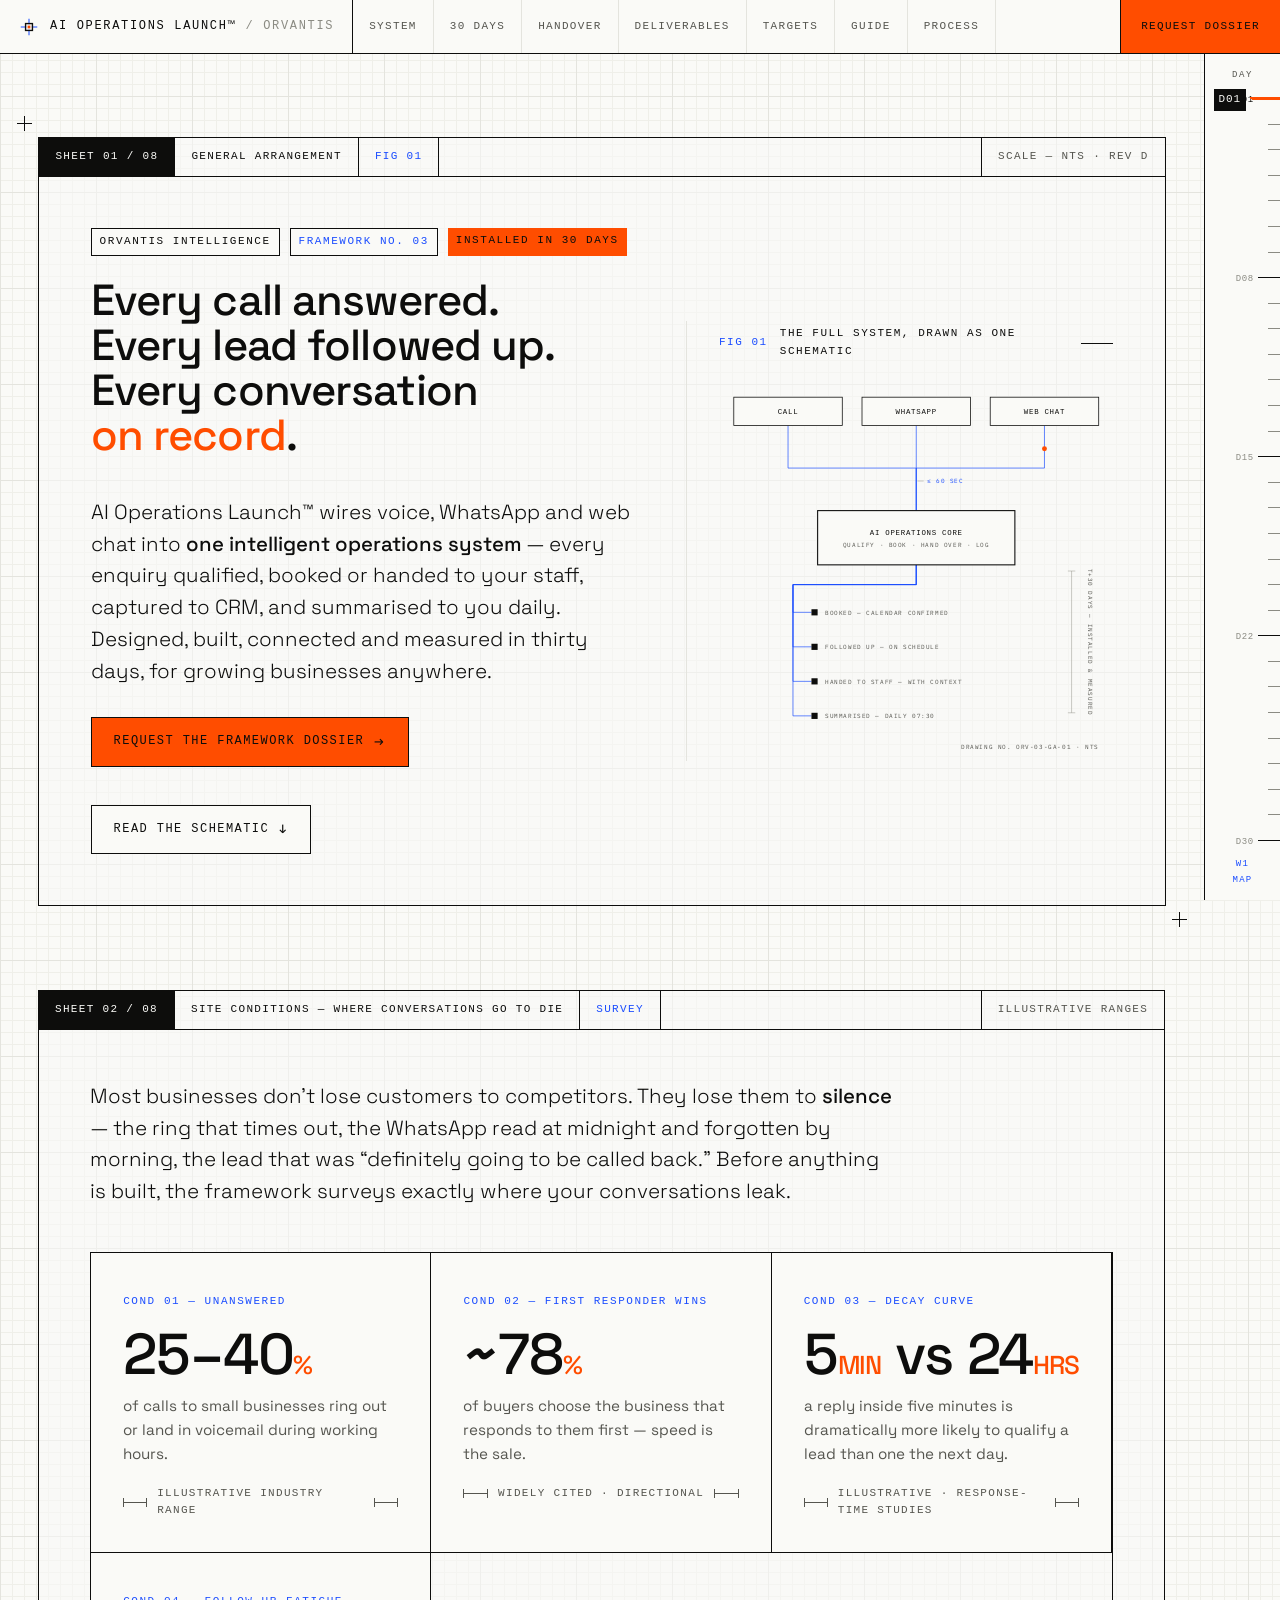
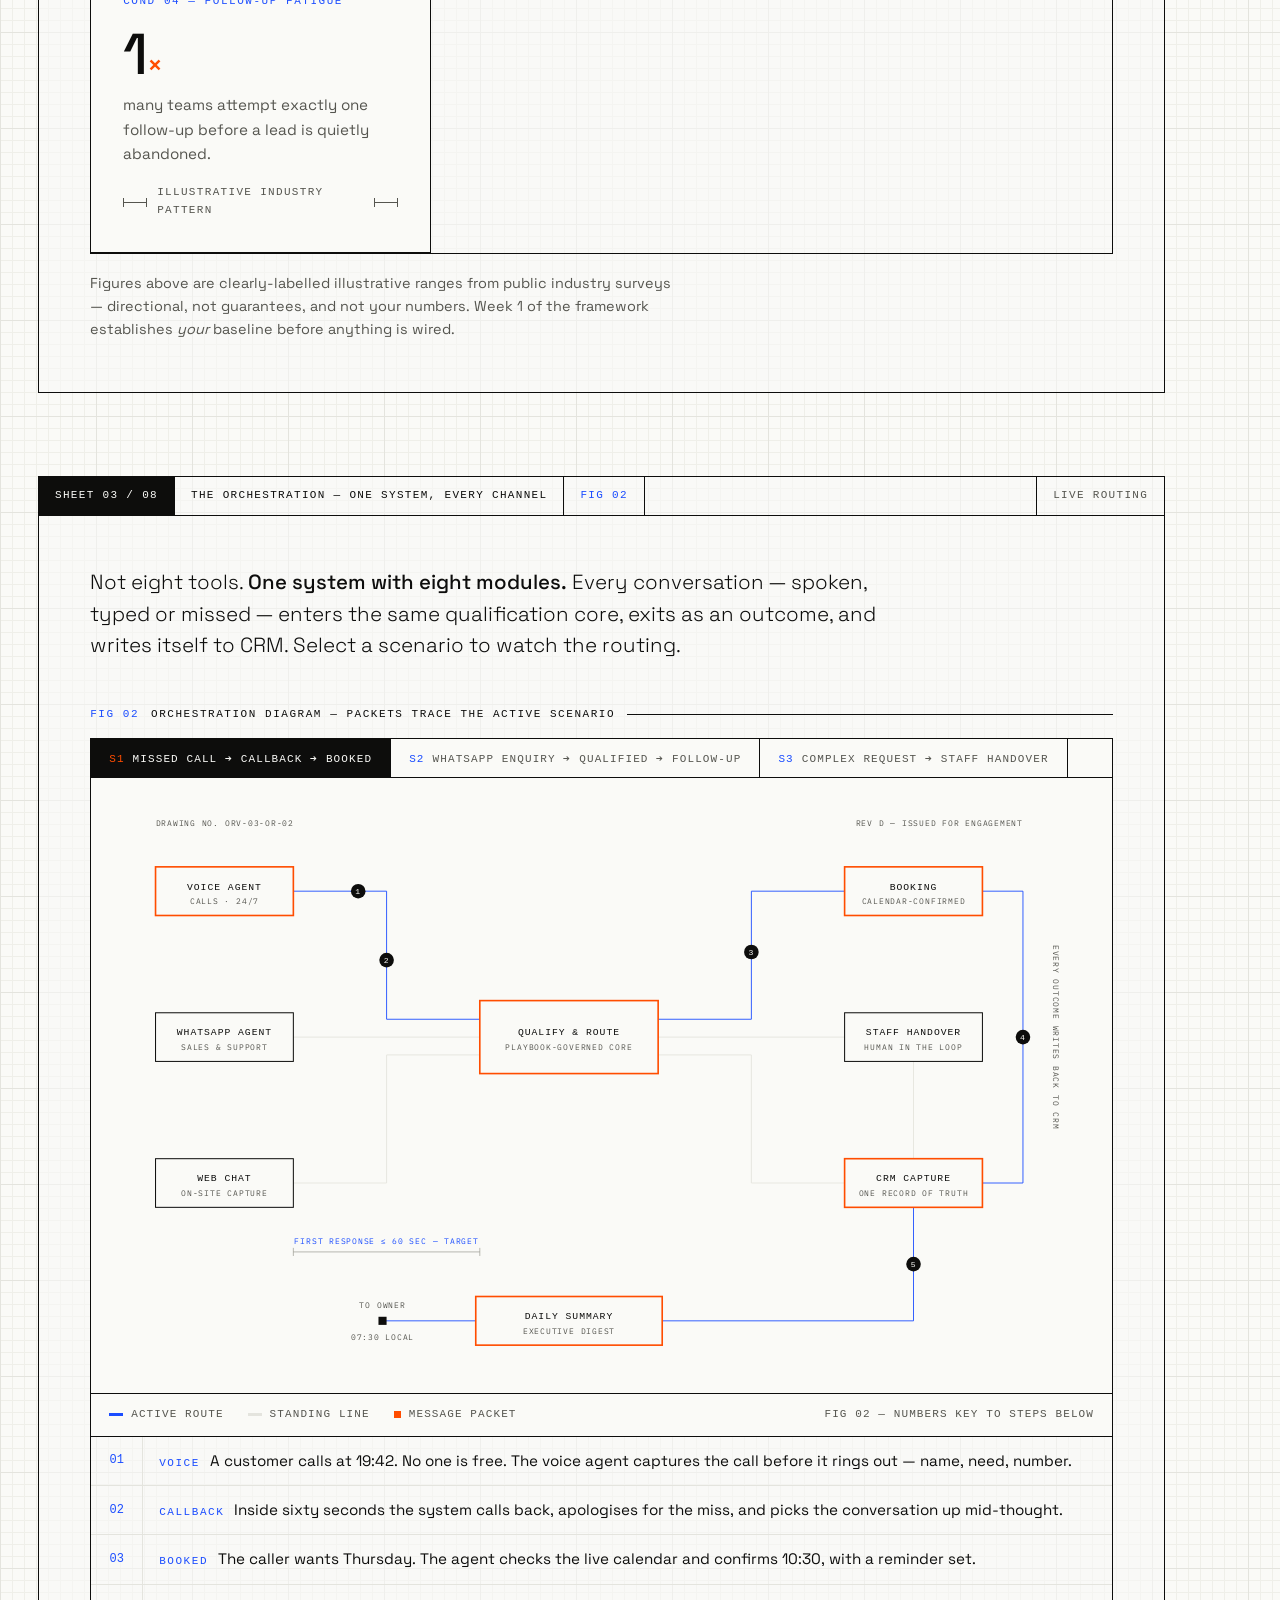
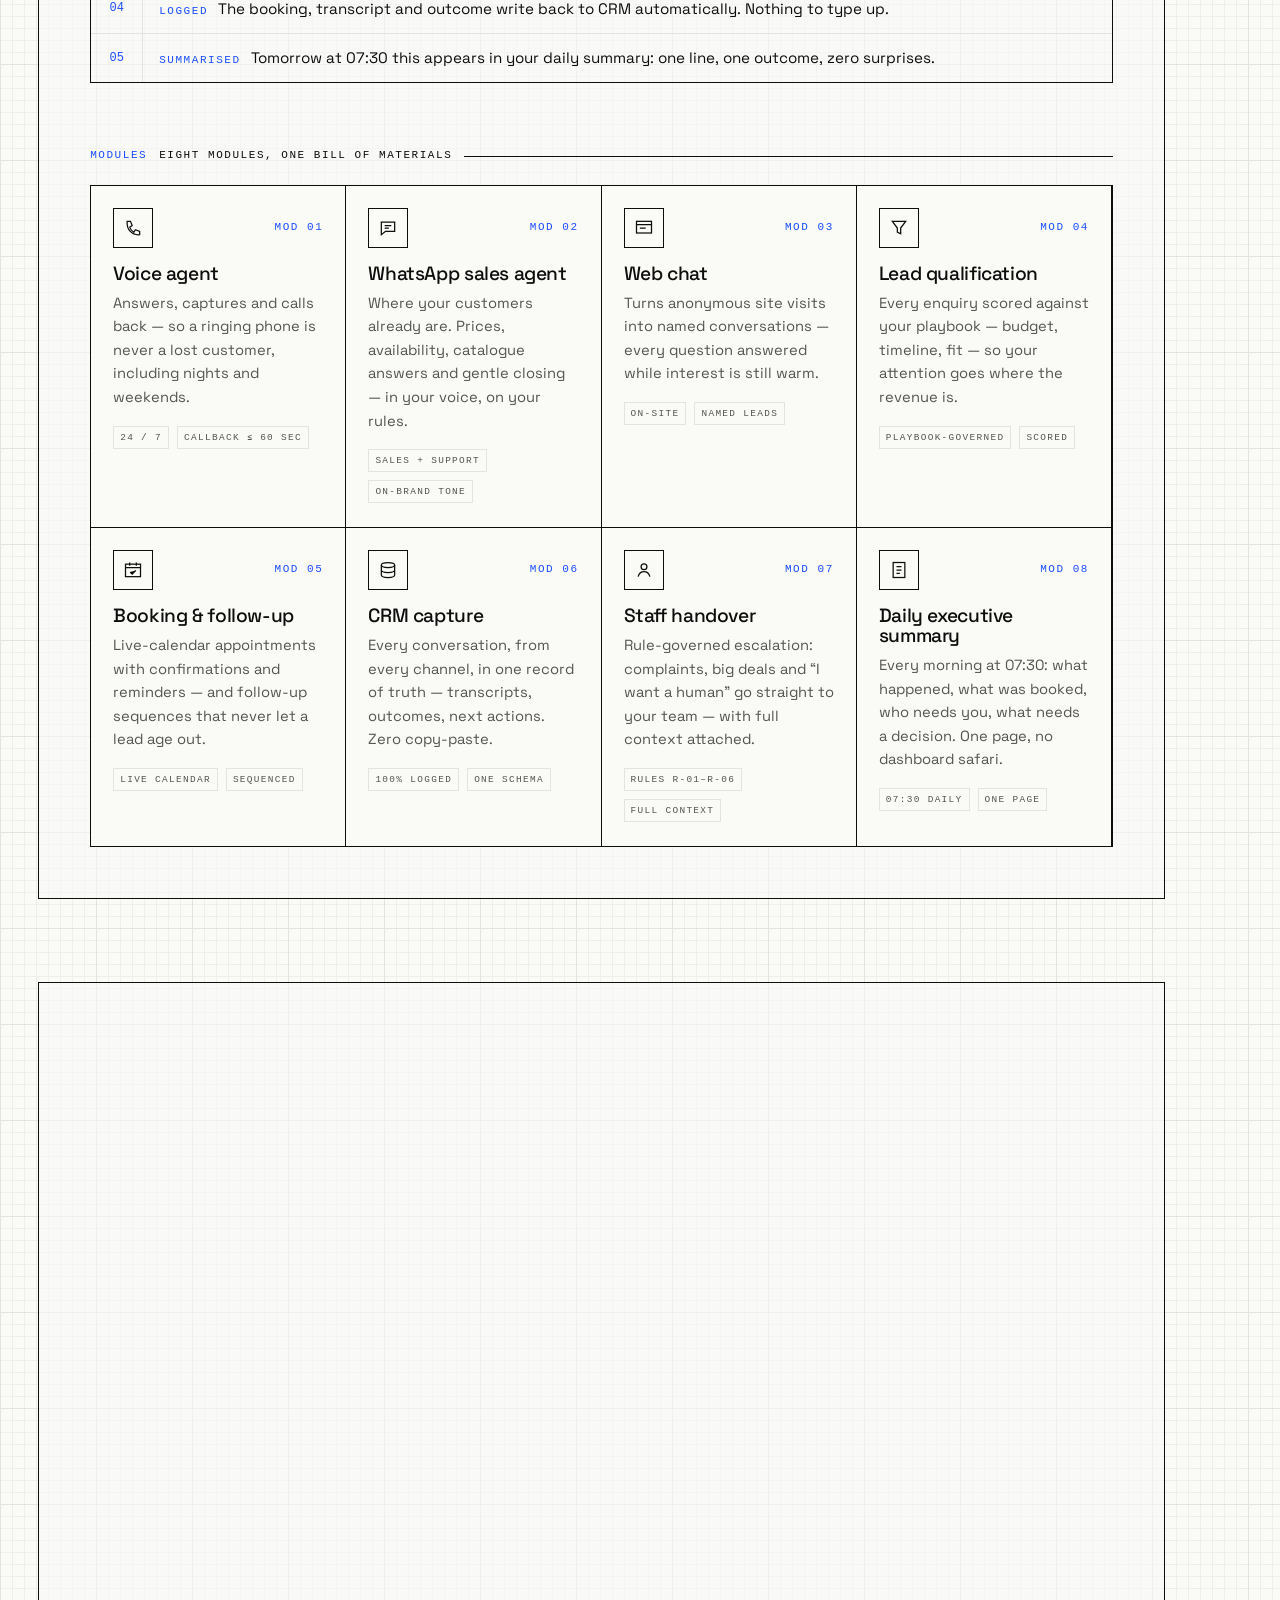
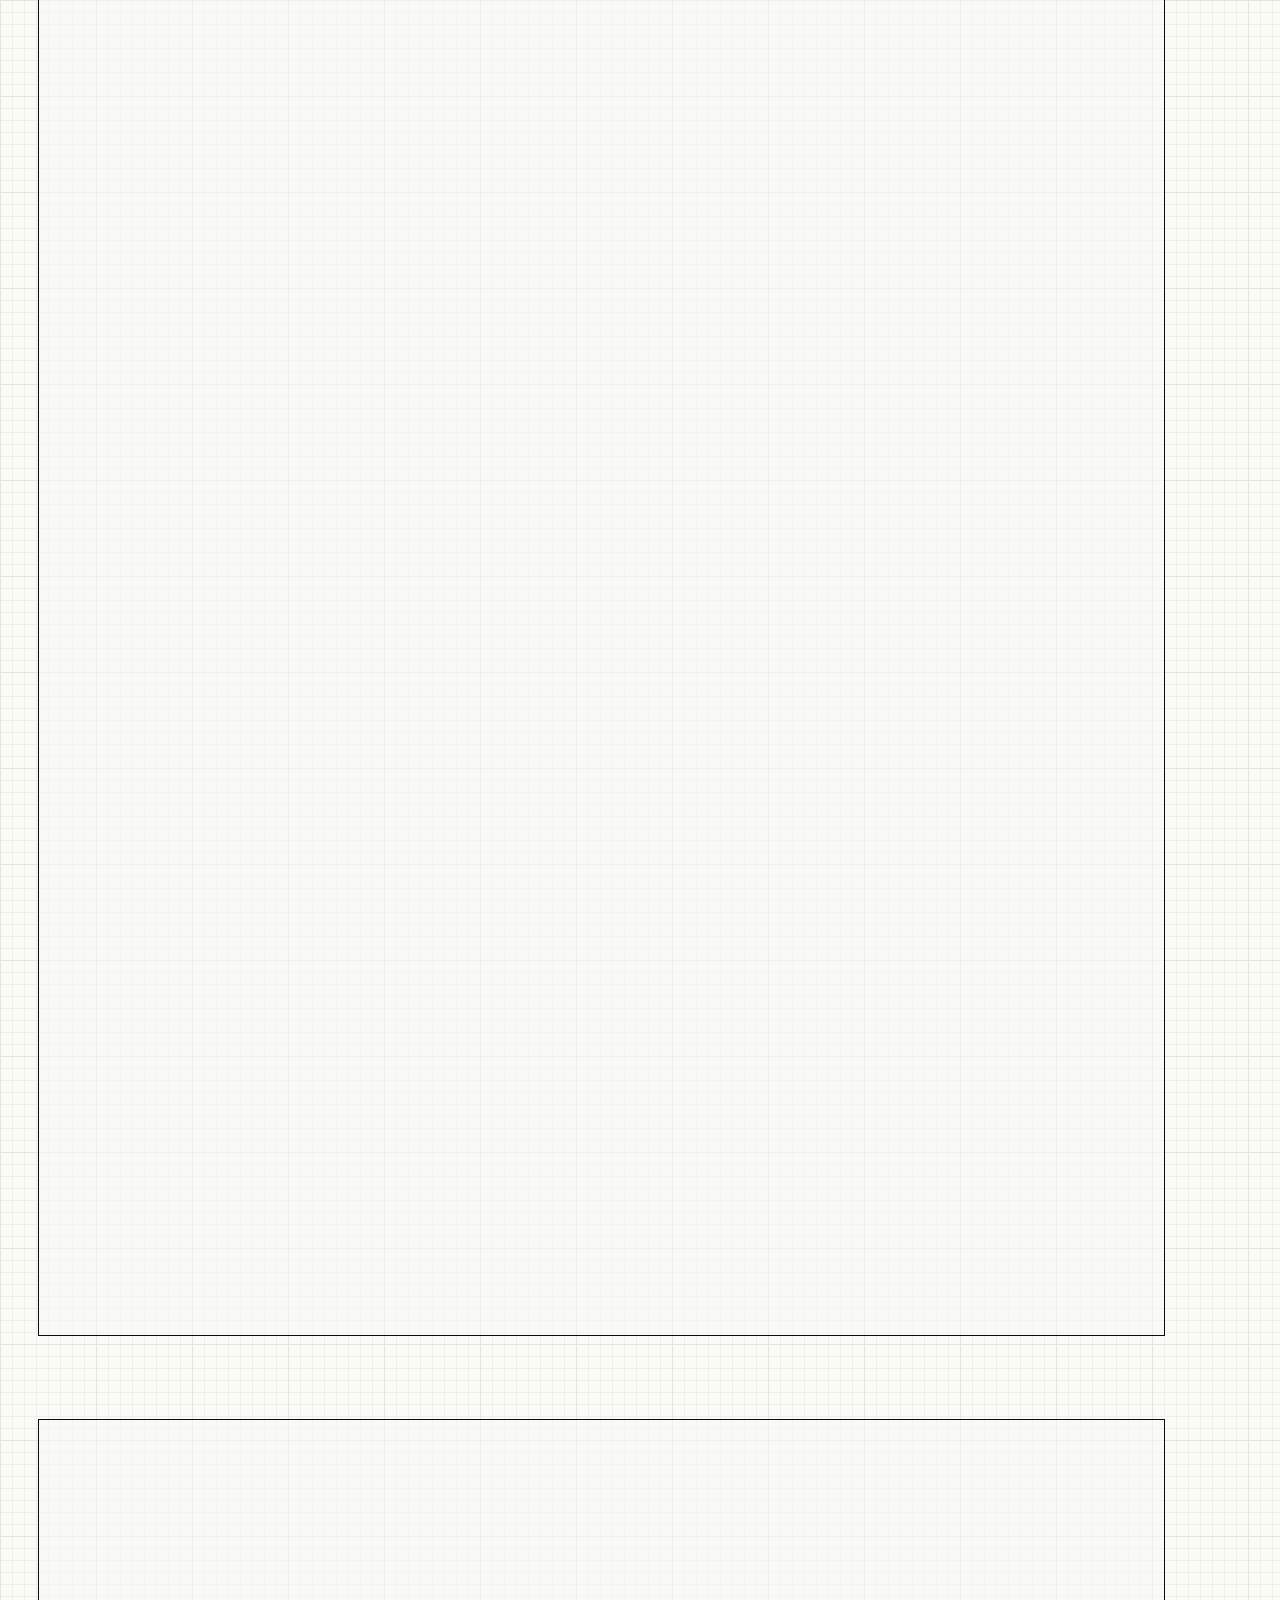
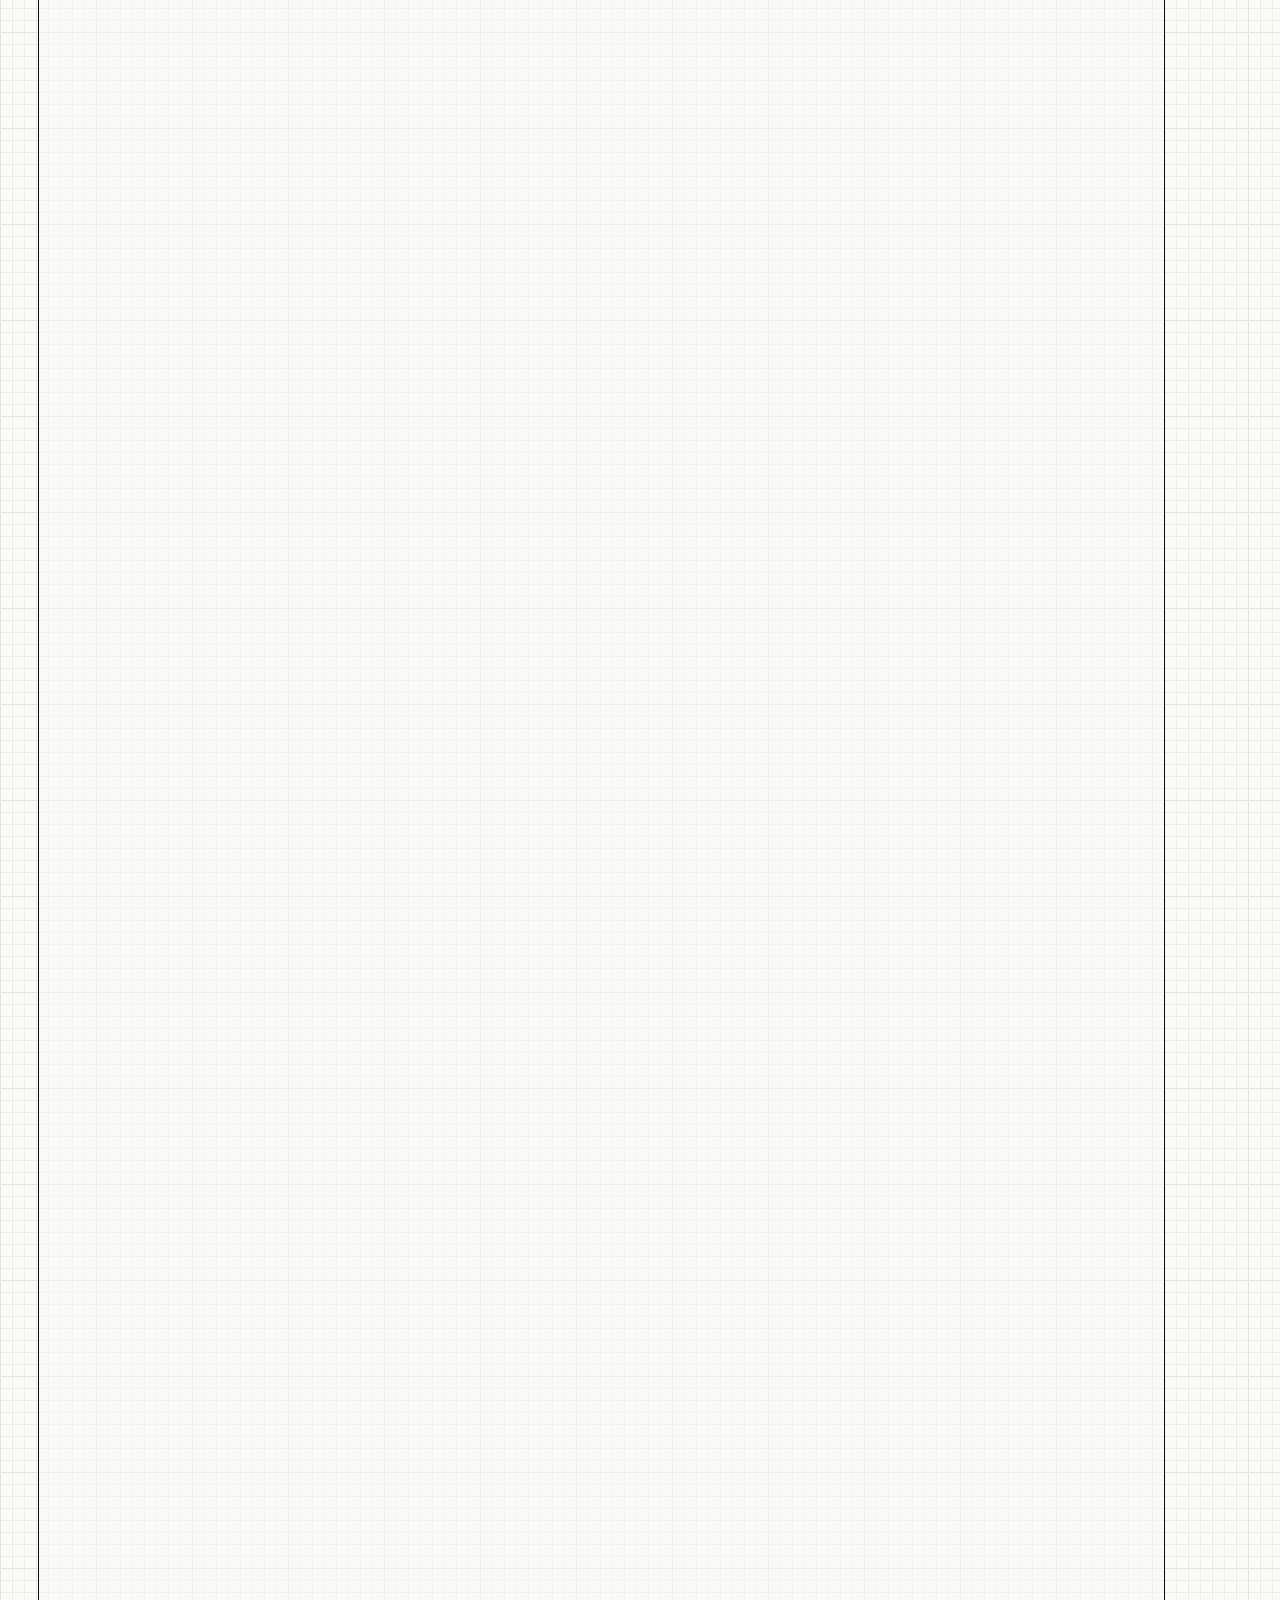
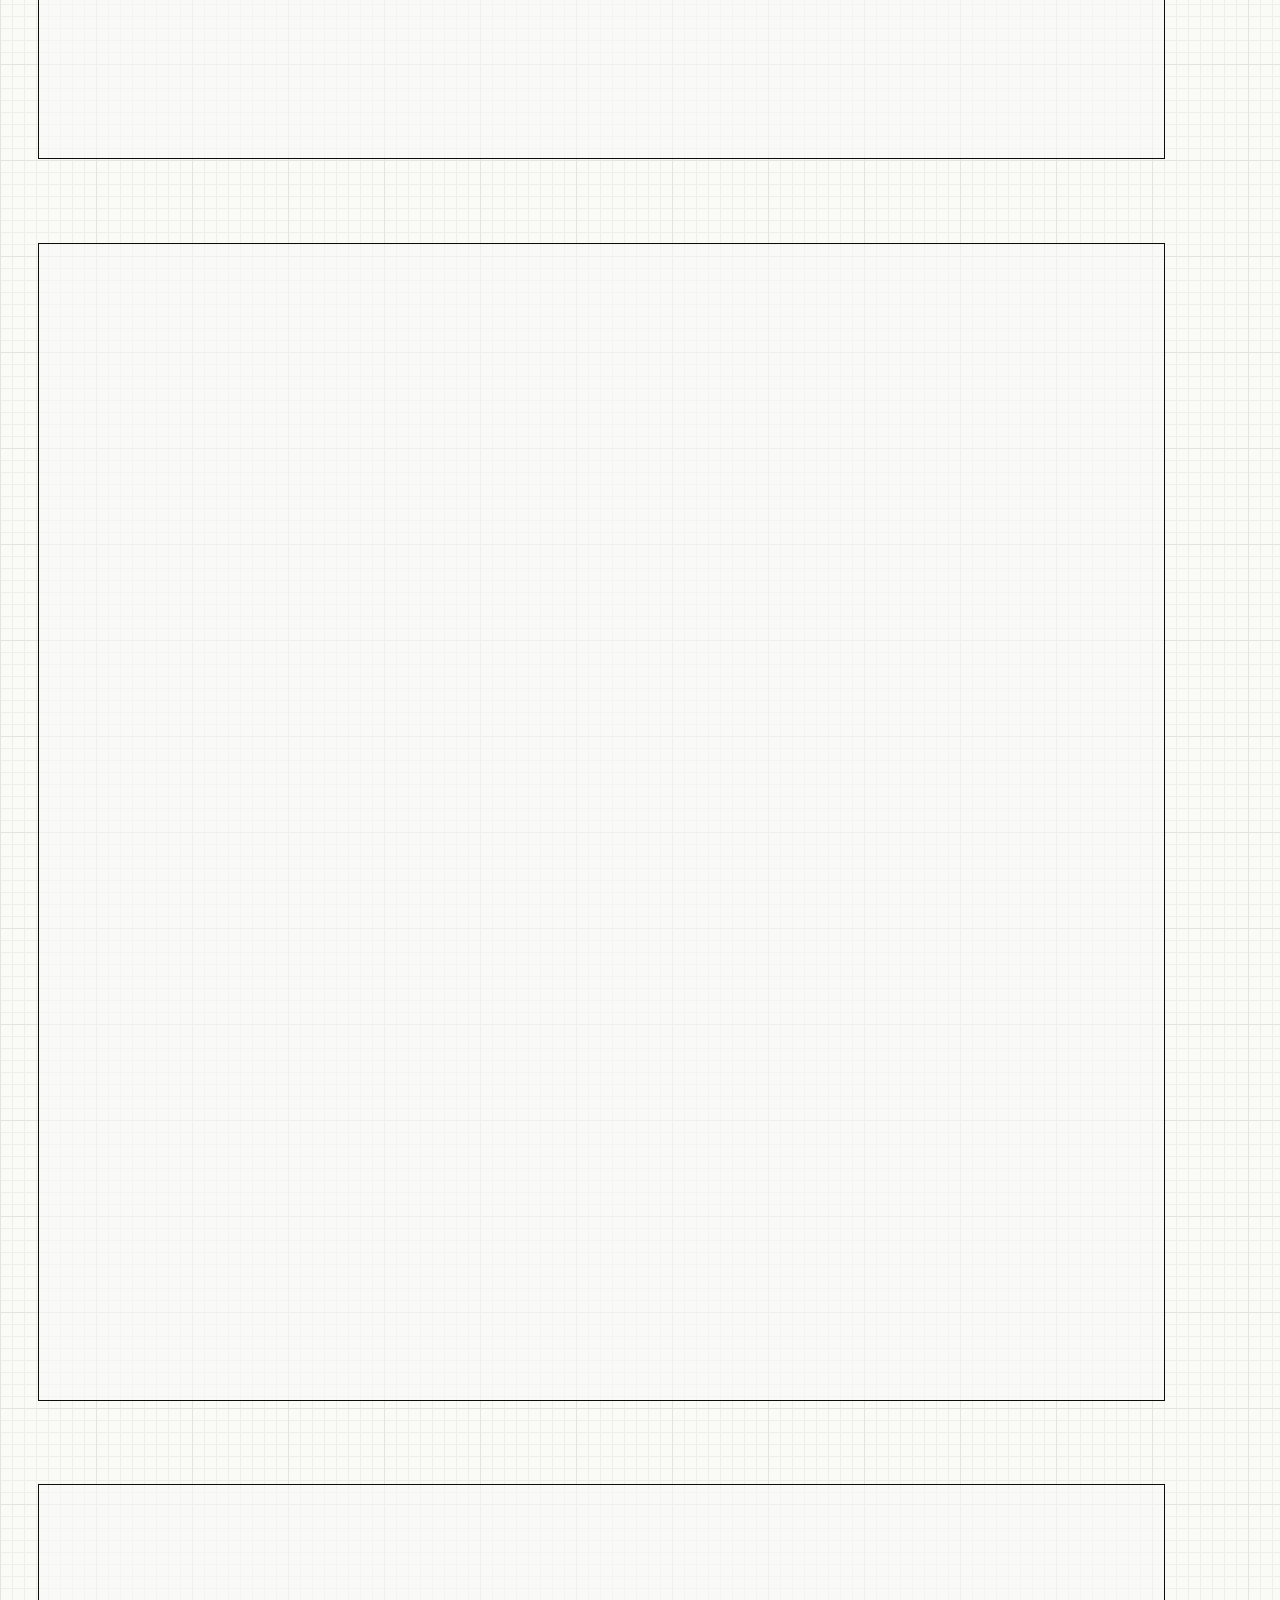
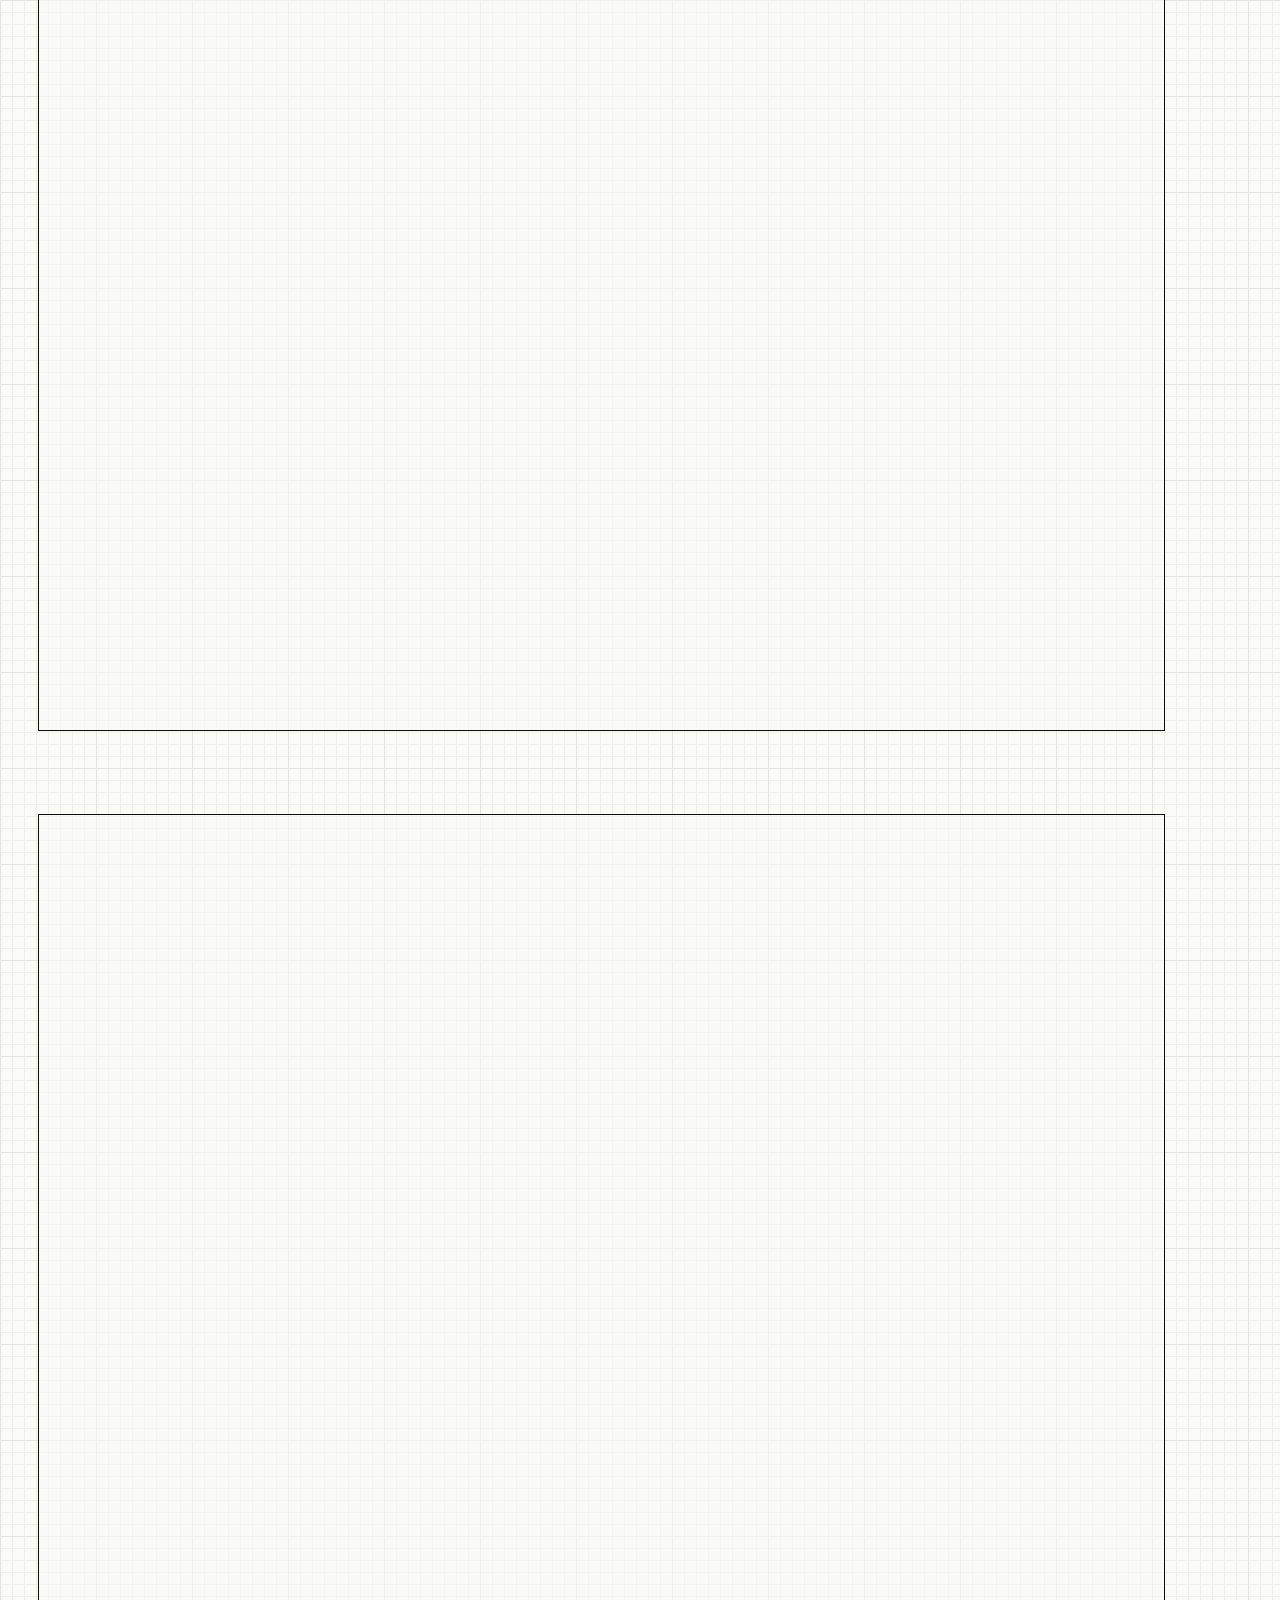
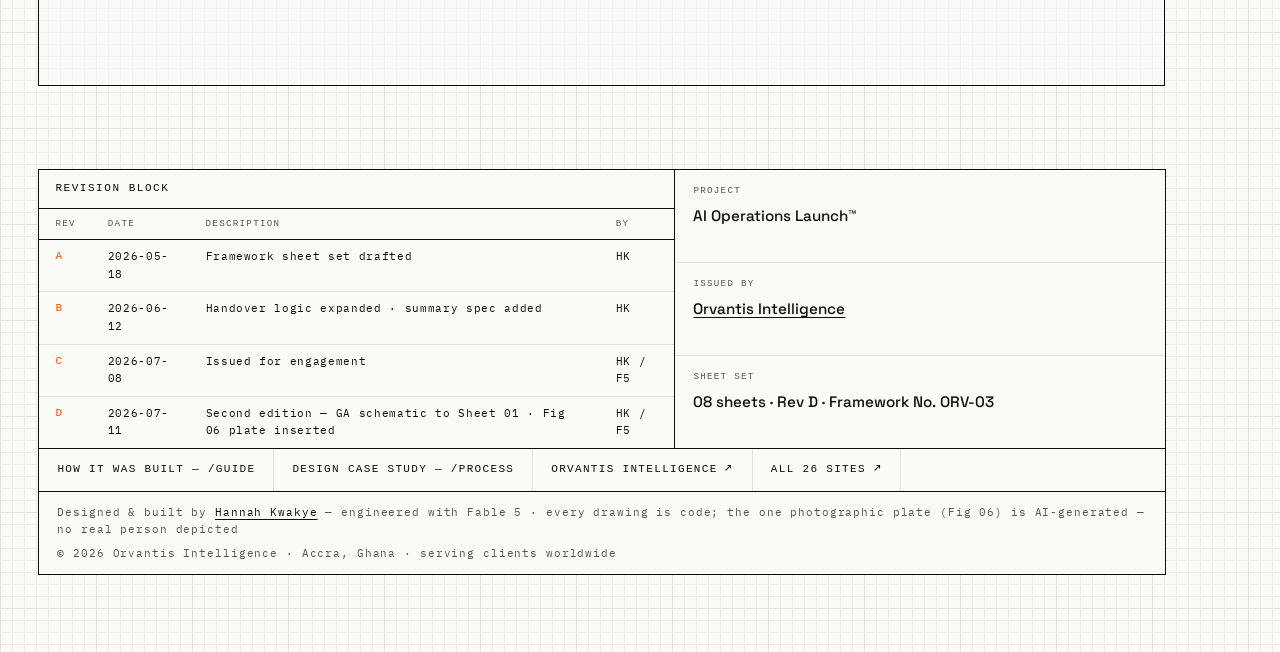
<file: operational-hub/index.html>
<!DOCTYPE html>
<html lang="en">
<head>
<meta charset="UTF-8">
<meta name="viewport" content="width=device-width, initial-scale=1.0">
<title>AI Operations Launch™ — the 30-day intelligent operations framework</title>
<meta name="description" content="AI Operations Launch™ wires voice, WhatsApp and web chat into one intelligent operations system — qualified, booked, handed over, and summarised to you daily. Installed in 30 days by Orvantis Intelligence — for growing businesses anywhere.">
<meta property="og:title" content="AI Operations Launch™ — the 30-day intelligent operations framework">
<meta property="og:description" content="Every call answered. Every lead followed up. Every conversation on record. One system, wired in 30 days.">
<meta property="og:type" content="website">
<meta property="og:site_name" content="AI Operations Launch — Orvantis Intelligence">
<meta property="og:locale" content="en_US">
<meta name="twitter:card" content="summary">
<meta name="twitter:title" content="AI Operations Launch™ — the 30-day intelligent operations framework">
<meta name="twitter:description" content="Every call answered. Every lead followed up. Every conversation on record. One system, wired in 30 days.">
<meta name="theme-color" content="#FAFAF7">
<link rel="icon" href="data:image/svg+xml,%3Csvg xmlns='http://www.w3.org/2000/svg' viewBox='0 0 32 32'%3E%3Crect width='32' height='32' fill='%23FAFAF7'/%3E%3Cpath d='M4 16h8M20 16h8M16 4v8M16 20v8' stroke='%231B4DFF' stroke-width='1.5'/%3E%3Crect x='11' y='11' width='10' height='10' fill='none' stroke='%230D0D0C' stroke-width='2'/%3E%3Crect x='14' y='14' width='4' height='4' fill='%23FF4D00'/%3E%3C/svg%3E">
<link rel="preload" href="assets/fonts/spacegrotesk.woff2" as="font" type="font/woff2" crossorigin>
<link rel="preload" href="assets/fonts/plexmono-500.woff2" as="font" type="font/woff2" crossorigin>
<script>document.documentElement.classList.add('js');</script>
<link rel="stylesheet" href="assets/css/main.css">
</head>
<body>
<a class="skip-link" href="#main">Skip to content</a>

<header class="site-head">
  <a class="site-head__brand" href="/" aria-label="AI Operations Launch — home">
    <svg width="22" height="22" viewBox="0 0 32 32" aria-hidden="true"><path d="M4 16h8M20 16h8M16 4v8M16 20v8" stroke="#1B4DFF" stroke-width="1.5"/><rect x="11" y="11" width="10" height="10" fill="none" stroke="#0D0D0C" stroke-width="2"/><rect x="14" y="14" width="4" height="4" fill="#FF4D00"/></svg>
    <span class="b-name">AI Operations Launch™ <span class="b-sub">/ Orvantis</span></span>
  </a>
  <nav aria-label="Primary">
    <a href="#system">System</a>
    <a href="#days">30 Days</a>
    <a href="#handover">Handover</a>
    <a href="#deliverables">Deliverables</a>
    <a href="#targets">Targets</a>
    <a href="guide/">Guide</a>
    <a href="process/">Process</a>
  </nav>
  <a class="site-head__cta" href="#engage">Request dossier</a>
</header>

<div class="day-strip" aria-hidden="true">
  <div class="day-strip__bar"><div class="day-strip__fill" id="stripFill"></div></div>
  <div class="day-strip__read" id="stripRead">D01 / W1 MAP</div>
</div>

<div class="day-rail" aria-hidden="true">
  <div class="day-rail__label">DAY</div>
  <div class="day-rail__ticks" id="railTicks"></div>
  <div class="day-rail__marker" id="railMarker"><span class="dr-day" id="railDay">D01</span></div>
  <div class="day-rail__week" id="railWeek">W1 · MAP</div>
</div>

<div class="page">
<main id="main">

  <!-- ============ SHEET 01 — GENERAL ARRANGEMENT (HERO) ============ -->
  <section class="sheet hero" aria-labelledby="h-hero">
    <header class="sheet__head">
      <span class="sh-no">Sheet 01 / 08</span>
      <h2 class="sh-title" id="h-hero">General arrangement</h2>
      <span class="sh-fig">Fig 01</span>
      <span class="sh-scale">Scale — NTS · Rev D</span>
    </header>
    <div class="sheet__body">
      <div class="hero__grid reveal-group">
        <div class="hero__copy">
          <div data-reveal>
            <div class="hero__kicker">
              <span class="tag tag--box">Orvantis Intelligence</span>
              <span class="tag tag--box tag--blue">Framework No. 03</span>
              <span class="tag tag--signal">Installed in 30 days</span>
            </div>
            <h1 class="display-xl">Every call answered.<br>Every lead followed&nbsp;up.<br>Every conversation <em>on&nbsp;record</em>.</h1>
          </div>
          <p class="lede" data-reveal>AI Operations Launch™ wires voice, WhatsApp and web chat into <strong>one intelligent operations system</strong> — every enquiry qualified, booked or handed to your staff, captured to CRM, and summarised to you daily. Designed, built, connected and measured in thirty days, for growing businesses anywhere.</p>
          <div class="hero__claims" data-reveal>
            <a class="btn btn--signal" href="#engage">Request the framework dossier <span class="arrow" aria-hidden="true">→</span></a>
            <a class="btn" href="#system">Read the schematic <span class="arrow" aria-hidden="true">↓</span></a>
          </div>
        </div>

        <figure class="hero__schematic" data-reveal aria-labelledby="fig01-cap">
          <figcaption class="fig-label" id="fig01-cap"><span class="fig-no">FIG 01</span> The full system, drawn as one schematic</figcaption>
          <div class="assemble" id="heroSchem">
          <svg class="schem" viewBox="0 0 640 620" role="img" aria-label="Line schematic: call, WhatsApp and web chat channels feed one AI operations core, which outputs booked appointments, follow-ups, staff handovers and a daily summary.">
            <g class="edges">
              <path class="edge" id="hpA" d="M112,82 V151 H320 V220"/>
              <path class="edge" id="hpB" d="M320,82 V220"/>
              <path class="edge" id="hpC" d="M528,82 V151 H320 V220"/>
              <path class="edge" id="hq1" d="M320,308 V340 H120 V385 H150"/>
              <path class="edge" id="hq2" d="M320,308 V340 H120 V441 H150"/>
              <path class="edge" id="hq3" d="M320,308 V340 H120 V497 H150"/>
              <path class="edge" id="hq4" d="M320,308 V340 H120 V553 H150"/>
              <path class="t" id="ht" d="M320,220 V308" fill="none" stroke="none"/>
            </g>
            <g class="packets" aria-hidden="true"></g>
            <g class="nodes">
              <g class="node"><rect class="n-box" x="24" y="36" width="176" height="46"/><text class="n-label" x="112" y="64" text-anchor="middle">CALL</text></g>
              <g class="node"><rect class="n-box" x="232" y="36" width="176" height="46"/><text class="n-label" x="320" y="64" text-anchor="middle">WHATSAPP</text></g>
              <g class="node"><rect class="n-box" x="440" y="36" width="176" height="46"/><text class="n-label" x="528" y="64" text-anchor="middle">WEB CHAT</text></g>
              <g class="node"><rect class="n-box n-box--core" x="160" y="220" width="320" height="88"/>
                <text class="n-label" x="320" y="259" text-anchor="middle">AI OPERATIONS CORE</text>
                <text class="n-sub" x="320" y="279" text-anchor="middle">QUALIFY · BOOK · HAND OVER · LOG</text>
              </g>
              <g class="node"><rect x="150" y="380" width="10" height="10" fill="#0D0D0C"/><text class="n-sub" x="172" y="389" text-anchor="start">BOOKED — CALENDAR CONFIRMED</text></g>
              <g class="node"><rect x="150" y="436" width="10" height="10" fill="#0D0D0C"/><text class="n-sub" x="172" y="445" text-anchor="start">FOLLOWED UP — ON SCHEDULE</text></g>
              <g class="node"><rect x="150" y="492" width="10" height="10" fill="#0D0D0C"/><text class="n-sub" x="172" y="501" text-anchor="start">HANDED TO STAFF — WITH CONTEXT</text></g>
              <g class="node"><rect x="150" y="548" width="10" height="10" fill="#0D0D0C"/><text class="n-sub" x="172" y="557" text-anchor="start">SUMMARISED — DAILY 07:30</text></g>
            </g>
            <g class="anno-g" aria-hidden="true">
              <text class="anno anno--blue" x="338" y="176" text-anchor="start">≤ 60 SEC</text>
              <path class="leader" d="M322,172 H332"/>
              <path class="leader" d="M566,318 H578 M572,318 V548 M566,548 H578"/>
              <text class="anno" transform="rotate(90,598,433)" x="598" y="433" text-anchor="middle">T+30 DAYS — INSTALLED &amp; MEASURED</text>
              <text class="anno" x="616" y="606" text-anchor="end">DRAWING NO. ORV-03-GA-01 · NTS</text>
            </g>
          </svg>
          </div>
        </figure>
      </div>
    </div>
  </section>

  <!-- ============ SHEET 02 — SITE CONDITIONS (THE PROBLEM) ============ -->
  <section class="sheet below-fold" id="problem" aria-labelledby="h-problem">
    <header class="sheet__head">
      <span class="sh-no">Sheet 02 / 08</span>
      <h2 class="sh-title" id="h-problem">Site conditions — where conversations go to die</h2>
      <span class="sh-fig">Survey</span>
      <span class="sh-scale">Illustrative ranges</span>
    </header>
    <div class="sheet__body reveal-group">
      <p class="lede" data-reveal style="margin-bottom: clamp(28px,4vw,44px);">Most businesses don't lose customers to competitors. They lose them to <strong>silence</strong> — the ring that times out, the WhatsApp read at midnight and forgotten by morning, the lead that was “definitely going to be called back.” Before anything is built, the framework surveys exactly where your conversations leak.</p>
      <div class="plates" data-reveal>
        <article class="plate">
          <span class="tag tag--blue">COND 01 — UNANSWERED</span>
          <p class="plate-fig">25–40<span class="u">%</span></p>
          <p>of calls to small businesses ring out or land in voicemail during working hours.</p>
          <div class="dim">Illustrative industry range</div>
        </article>
        <article class="plate">
          <span class="tag tag--blue">COND 02 — FIRST RESPONDER WINS</span>
          <p class="plate-fig">~78<span class="u">%</span></p>
          <p>of buyers choose the business that responds to them first — speed is the sale.</p>
          <div class="dim">Widely cited · directional</div>
        </article>
        <article class="plate">
          <span class="tag tag--blue">COND 03 — DECAY CURVE</span>
          <p class="plate-fig">5<span class="u">MIN</span> vs 24<span class="u">HRS</span></p>
          <p>a reply inside five minutes is dramatically more likely to qualify a lead than one the next day.</p>
          <div class="dim">Illustrative · response-time studies</div>
        </article>
        <article class="plate">
          <span class="tag tag--blue">COND 04 — FOLLOW-UP FATIGUE</span>
          <p class="plate-fig">1<span class="u">×</span></p>
          <p>many teams attempt exactly one follow-up before a lead is quietly abandoned.</p>
          <div class="dim">Illustrative industry pattern</div>
        </article>
      </div>
      <p class="small muted" data-reveal style="margin-top: 18px;">Figures above are clearly-labelled illustrative ranges from public industry surveys — directional, not guarantees, and not your numbers. Week 1 of the framework establishes <em>your</em> baseline before anything is wired.</p>
    </div>
  </section>

  <!-- ============ SHEET 03 — ORCHESTRATION (THE SYSTEM) ============ -->
  <section class="sheet below-fold" id="system" aria-labelledby="h-system">
    <header class="sheet__head">
      <span class="sh-no">Sheet 03 / 08</span>
      <h2 class="sh-title" id="h-system">The orchestration — one system, every channel</h2>
      <span class="sh-fig">Fig 02</span>
      <span class="sh-scale">Live routing</span>
    </header>
    <div class="sheet__body reveal-group">
      <p class="lede" data-reveal style="margin-bottom: clamp(28px,4vw,44px);">Not eight tools. <strong>One system with eight modules.</strong> Every conversation — spoken, typed or missed — enters the same qualification core, exits as an outcome, and writes itself to CRM. Select a scenario to watch the routing.</p>

      <figure data-reveal aria-labelledby="fig02-cap">
        <figcaption class="fig-label" id="fig02-cap" style="margin-bottom:14px;"><span class="fig-no">FIG 02</span> Orchestration diagram — packets trace the active scenario</figcaption>
        <div class="orch">
          <div class="orch__tabs" role="tablist" aria-label="Routing scenarios">
            <button role="tab" id="tab-s1" aria-selected="true" aria-controls="steps-panel"><span class="t-no">S1</span>Missed call → callback → booked</button>
            <button role="tab" id="tab-s2" aria-selected="false" aria-controls="steps-panel"><span class="t-no">S2</span>WhatsApp enquiry → qualified → follow-up</button>
            <button role="tab" id="tab-s3" aria-selected="false" aria-controls="steps-panel"><span class="t-no">S3</span>Complex request → staff handover</button>
          </div>
          <div class="orch__stage assemble" id="orchSchem">
            <svg class="schem" viewBox="0 0 1200 700" role="img" aria-label="Orchestration diagram: voice, WhatsApp and web chat nodes route through an AI qualification core to booking, staff handover and CRM capture; the CRM feeds a daily executive summary delivered to the owner at 07:30.">
              <g class="edges">
                <path class="edge" id="e-voice-q" d="M220,110 H335 V268 H450"/>
                <path class="edge" id="e-wa-q" d="M220,290 H450"/>
                <path class="edge" id="e-web-q" d="M220,470 H335 V312 H450"/>
                <path class="edge" id="e-q-booking" d="M670,268 H785 V110 H900"/>
                <path class="edge" id="e-q-staff" d="M670,290 H900"/>
                <path class="edge" id="e-q-crm" d="M670,312 H785 V470 H900"/>
                <path class="edge" id="e-staff-crm" d="M985,320 V440"/>
                <path class="edge" id="e-booking-crm" d="M1070,110 H1120 V470 H1070"/>
                <path class="edge" id="e-crm-summary" d="M985,500 V640 H675"/>
                <path class="edge" id="e-summary-owner" d="M445,640 H330"/>
                <!-- hidden transit paths (routing under nodes) -->
                <path class="t" id="t268" d="M450,268 H670" fill="none" stroke="none"/>
                <path class="t" id="tA" d="M450,290 H560 V312 H670" fill="none" stroke="none"/>
                <path class="t" id="tC" d="M450,312 H560 V290 H670" fill="none" stroke="none"/>
                <path class="t" id="t-booking" d="M900,110 H1070" fill="none" stroke="none"/>
                <path class="t" id="t-staff" d="M900,290 H985 V320" fill="none" stroke="none"/>
                <path class="t" id="t-crm-l" d="M900,470 H985 V500" fill="none" stroke="none"/>
                <path class="t" id="t-crm-r" d="M1070,470 H985 V500" fill="none" stroke="none"/>
                <path class="t" id="t-crm-top" d="M985,440 V500" fill="none" stroke="none"/>
                <path class="t" id="t-sum" d="M675,640 H560" fill="none" stroke="none"/>
              </g>
              <g class="packets" aria-hidden="true"></g>
              <g class="nodes">
                <g class="node" data-node="voice"><rect class="n-box" x="50" y="80" width="170" height="60"/><text class="n-label" x="135" y="108" text-anchor="middle">VOICE AGENT</text><text class="n-sub" x="135" y="126" text-anchor="middle">CALLS · 24/7</text></g>
                <g class="node" data-node="whatsapp"><rect class="n-box" x="50" y="260" width="170" height="60"/><text class="n-label" x="135" y="288" text-anchor="middle">WHATSAPP AGENT</text><text class="n-sub" x="135" y="306" text-anchor="middle">SALES &amp; SUPPORT</text></g>
                <g class="node" data-node="webchat"><rect class="n-box" x="50" y="440" width="170" height="60"/><text class="n-label" x="135" y="468" text-anchor="middle">WEB CHAT</text><text class="n-sub" x="135" y="486" text-anchor="middle">ON-SITE CAPTURE</text></g>
                <g class="node" data-node="qualify"><rect class="n-box n-box--core" x="450" y="245" width="220" height="90"/><text class="n-label" x="560" y="287" text-anchor="middle">QUALIFY &amp; ROUTE</text><text class="n-sub" x="560" y="306" text-anchor="middle">PLAYBOOK-GOVERNED CORE</text></g>
                <g class="node" data-node="booking"><rect class="n-box" x="900" y="80" width="170" height="60"/><text class="n-label" x="985" y="108" text-anchor="middle">BOOKING</text><text class="n-sub" x="985" y="126" text-anchor="middle">CALENDAR-CONFIRMED</text></g>
                <g class="node" data-node="staff"><rect class="n-box" x="900" y="260" width="170" height="60"/><text class="n-label" x="985" y="288" text-anchor="middle">STAFF HANDOVER</text><text class="n-sub" x="985" y="306" text-anchor="middle">HUMAN IN THE LOOP</text></g>
                <g class="node" data-node="crm"><rect class="n-box" x="900" y="440" width="170" height="60"/><text class="n-label" x="985" y="468" text-anchor="middle">CRM CAPTURE</text><text class="n-sub" x="985" y="486" text-anchor="middle">ONE RECORD OF TRUTH</text></g>
                <g class="node" data-node="summary"><rect class="n-box" x="445" y="610" width="230" height="60"/><text class="n-label" x="560" y="638" text-anchor="middle">DAILY SUMMARY</text><text class="n-sub" x="560" y="656" text-anchor="middle">EXECUTIVE DIGEST</text></g>
                <g class="node" data-node="owner"><rect x="325" y="635" width="10" height="10" fill="#0D0D0C"/><text class="n-sub" x="330" y="624" text-anchor="middle">TO OWNER</text><text class="n-sub" x="330" y="664" text-anchor="middle">07:30 LOCAL</text></g>
              </g>
              <g class="anno-g" aria-hidden="true">
                <path class="leader" d="M220,550 V560 M220,555 H450 M450,550 V560"/>
                <text class="anno anno--blue" x="335" y="545" text-anchor="middle">FIRST RESPONSE ≤ 60 SEC — TARGET</text>
                <text class="anno" x="1157" y="290" text-anchor="middle" transform="rotate(90,1157,290)">EVERY OUTCOME WRITES BACK TO CRM</text>
                <text class="anno" x="50" y="30" text-anchor="start">DRAWING NO. ORV-03-OR-02</text>
                <text class="anno" x="1120" y="30" text-anchor="end">REV D — ISSUED FOR ENGAGEMENT</text>
              </g>
              <g class="stepnum-g" id="steps-s1" aria-hidden="true">
                <g class="stepnum"><circle cx="300" cy="110" r="9"/><text x="300" y="113.5" text-anchor="middle">1</text></g>
                <g class="stepnum"><circle cx="335" cy="195" r="9"/><text x="335" y="198.5" text-anchor="middle">2</text></g>
                <g class="stepnum"><circle cx="785" cy="185" r="9"/><text x="785" y="188.5" text-anchor="middle">3</text></g>
                <g class="stepnum"><circle cx="1120" cy="290" r="9"/><text x="1120" y="293.5" text-anchor="middle">4</text></g>
                <g class="stepnum"><circle cx="985" cy="570" r="9"/><text x="985" y="573.5" text-anchor="middle">5</text></g>
              </g>
              <g class="stepnum-g" id="steps-s2" aria-hidden="true" style="display:none">
                <g class="stepnum"><circle cx="300" cy="268" r="9"/><text x="300" y="271.5" text-anchor="middle">1</text></g>
                <g class="stepnum"><circle cx="785" cy="390" r="9"/><text x="785" y="393.5" text-anchor="middle">2</text></g>
                <g class="stepnum"><circle cx="985" cy="570" r="9"/><text x="985" y="573.5" text-anchor="middle">3</text></g>
                <g class="stepnum"><circle cx="350" cy="312" r="9"/><text x="350" y="315.5" text-anchor="middle">4</text></g>
              </g>
              <g class="stepnum-g" id="steps-s3" aria-hidden="true" style="display:none">
                <g class="stepnum"><circle cx="300" cy="470" r="9"/><text x="300" y="473.5" text-anchor="middle">1</text></g>
                <g class="stepnum"><circle cx="785" cy="268" r="9"/><text x="785" y="271.5" text-anchor="middle">2</text></g>
                <g class="stepnum"><circle cx="985" cy="380" r="9"/><text x="985" y="383.5" text-anchor="middle">3</text></g>
                <g class="stepnum"><circle cx="985" cy="570" r="9"/><text x="985" y="573.5" text-anchor="middle">4</text></g>
              </g>
            </svg>
          </div>
          <div class="orch__legend">
            <span class="lg"><span class="sw"></span> Active route</span>
            <span class="lg"><span class="sw sw--dim"></span> Standing line</span>
            <span class="lg"><span class="sw sw--dot"></span> Message packet</span>
            <span class="lg" style="margin-left:auto;">FIG 02 — NUMBERS KEY TO STEPS BELOW</span>
          </div>
        </div>

        <div id="steps-panel" role="tabpanel" aria-label="Scenario steps">
          <ol class="steps" data-steps="s1">
            <li><p><span class="tag tag--blue">VOICE</span> A customer calls at 19:42. No one is free. The voice agent captures the call before it rings out — name, need, number.</p></li>
            <li><p><span class="tag tag--blue">CALLBACK</span> Inside sixty seconds the system calls back, apologises for the miss, and picks the conversation up mid-thought.</p></li>
            <li><p><span class="tag tag--blue">BOOKED</span> The caller wants Thursday. The agent checks the live calendar and confirms 10:30, with a reminder set.</p></li>
            <li><p><span class="tag tag--blue">LOGGED</span> The booking, transcript and outcome write back to CRM automatically. Nothing to type up.</p></li>
            <li><p><span class="tag tag--blue">SUMMARISED</span> Tomorrow at 07:30 this appears in your daily summary: one line, one outcome, zero surprises.</p></li>
          </ol>
          <ol class="steps" data-steps="s2" hidden>
            <li><p><span class="tag tag--blue">WHATSAPP</span> “How much for the premium package?” lands at 22:15. The sales agent answers in seconds — price, options, availability.</p></li>
            <li><p><span class="tag tag--blue">QUALIFIED</span> The core scores the enquiry against your playbook: budget fits, timeline is real. Marked as a warm lead, logged to CRM.</p></li>
            <li><p><span class="tag tag--blue">SUMMARISED</span> The lead appears in the morning digest with its score and the exact next action.</p></li>
            <li><p><span class="tag tag--blue">FOLLOW-UP</span> No reply by day two? The system re-opens the thread on schedule — politely, on brand, without being asked.</p></li>
          </ol>
          <ol class="steps" data-steps="s3" hidden>
            <li><p><span class="tag tag--blue">WEB CHAT</span> A visitor types a complaint about a delayed order — exactly the kind of message that shouldn't be improvised.</p></li>
            <li><p><span class="tag tag--blue">HANDOVER RULE</span> The core recognises a complaint flag. Rule R-03 fires: this conversation belongs to a human.</p></li>
            <li><p><span class="tag tag--blue">STAFF</span> Your team member gets the full context — transcript, order history, sentiment — and takes over without asking the customer to repeat themselves.</p></li>
            <li><p><span class="tag tag--blue">CAPTURED</span> Resolution and notes still write back to CRM, so the record stays whole and tomorrow's summary reflects it.</p></li>
          </ol>
        </div>
      </figure>

      <div style="margin-top: clamp(36px,5vw,64px);" data-reveal>
        <div class="fig-label" style="margin-bottom: 20px;"><span class="fig-no">MODULES</span> Eight modules, one bill of materials</div>
        <div class="mods">
          <article class="mod">
            <div class="mod__row"><span class="mod__icon" aria-hidden="true"><svg width="20" height="20" viewBox="0 0 24 24" class="icon"><path d="M5 4h4l2 5-3 2c1 3 3 5 5 6l2-3 5 2v4c-9 1-16-6-15-16z" fill="none" stroke="#0D0D0C" stroke-width="1.5"/></svg></span><span class="tag tag--blue">MOD 01</span></div>
            <h3>Voice agent</h3>
            <p>Answers, captures and calls back — so a ringing phone is never a lost customer, including nights and weekends.</p>
            <div class="mod__spec"><span class="tag tag--box">24 / 7</span><span class="tag tag--box">Callback ≤ 60 sec</span></div>
          </article>
          <article class="mod">
            <div class="mod__row"><span class="mod__icon" aria-hidden="true"><svg width="20" height="20" viewBox="0 0 24 24" class="icon"><path d="M4 5h16v11H9l-5 4z" fill="none" stroke="#0D0D0C" stroke-width="1.5"/><path d="M8 9h8M8 12h5" stroke="#0D0D0C" stroke-width="1.5"/></svg></span><span class="tag tag--blue">MOD 02</span></div>
            <h3>WhatsApp sales agent</h3>
            <p>Where your customers already are. Prices, availability, catalogue answers and gentle closing — in your voice, on your rules.</p>
            <div class="mod__spec"><span class="tag tag--box">Sales + support</span><span class="tag tag--box">On-brand tone</span></div>
          </article>
          <article class="mod">
            <div class="mod__row"><span class="mod__icon" aria-hidden="true"><svg width="20" height="20" viewBox="0 0 24 24" class="icon"><rect x="3" y="4" width="18" height="14" fill="none" stroke="#0D0D0C" stroke-width="1.5"/><path d="M3 8h18M7 12h7" stroke="#0D0D0C" stroke-width="1.5"/></svg></span><span class="tag tag--blue">MOD 03</span></div>
            <h3>Web chat</h3>
            <p>Turns anonymous site visits into named conversations — every question answered while interest is still warm.</p>
            <div class="mod__spec"><span class="tag tag--box">On-site</span><span class="tag tag--box">Named leads</span></div>
          </article>
          <article class="mod">
            <div class="mod__row"><span class="mod__icon" aria-hidden="true"><svg width="20" height="20" viewBox="0 0 24 24" class="icon"><path d="M4 4h16l-6 8v7l-4-2v-5z" fill="none" stroke="#0D0D0C" stroke-width="1.5"/></svg></span><span class="tag tag--blue">MOD 04</span></div>
            <h3>Lead qualification</h3>
            <p>Every enquiry scored against your playbook — budget, timeline, fit — so your attention goes where the revenue is.</p>
            <div class="mod__spec"><span class="tag tag--box">Playbook-governed</span><span class="tag tag--box">Scored</span></div>
          </article>
          <article class="mod">
            <div class="mod__row"><span class="mod__icon" aria-hidden="true"><svg width="20" height="20" viewBox="0 0 24 24" class="icon"><rect x="3" y="5" width="18" height="15" fill="none" stroke="#0D0D0C" stroke-width="1.5"/><path d="M3 9h18M8 3v4M16 3v4M8.5 14.5l2.5 2.5 4.5-4.5" stroke="#0D0D0C" stroke-width="1.5"/></svg></span><span class="tag tag--blue">MOD 05</span></div>
            <h3>Booking &amp; follow-up</h3>
            <p>Live-calendar appointments with confirmations and reminders — and follow-up sequences that never let a lead age out.</p>
            <div class="mod__spec"><span class="tag tag--box">Live calendar</span><span class="tag tag--box">Sequenced</span></div>
          </article>
          <article class="mod">
            <div class="mod__row"><span class="mod__icon" aria-hidden="true"><svg width="20" height="20" viewBox="0 0 24 24" class="icon"><ellipse cx="12" cy="6" rx="8" ry="3" fill="none" stroke="#0D0D0C" stroke-width="1.5"/><path d="M4 6v12c0 1.7 3.6 3 8 3s8-1.3 8-3V6M4 12c0 1.7 3.6 3 8 3s8-1.3 8-3" fill="none" stroke="#0D0D0C" stroke-width="1.5"/></svg></span><span class="tag tag--blue">MOD 06</span></div>
            <h3>CRM capture</h3>
            <p>Every conversation, from every channel, in one record of truth — transcripts, outcomes, next actions. Zero copy-paste.</p>
            <div class="mod__spec"><span class="tag tag--box">100% logged</span><span class="tag tag--box">One schema</span></div>
          </article>
          <article class="mod">
            <div class="mod__row"><span class="mod__icon" aria-hidden="true"><svg width="20" height="20" viewBox="0 0 24 24" class="icon"><circle cx="12" cy="8" r="3.5" fill="none" stroke="#0D0D0C" stroke-width="1.5"/><path d="M5 20c1-4 3.5-6 7-6s6 2 7 6" fill="none" stroke="#0D0D0C" stroke-width="1.5"/></svg></span><span class="tag tag--blue">MOD 07</span></div>
            <h3>Staff handover</h3>
            <p>Rule-governed escalation: complaints, big deals and “I want a human” go straight to your team — with full context attached.</p>
            <div class="mod__spec"><span class="tag tag--box">Rules R-01–R-06</span><span class="tag tag--box">Full context</span></div>
          </article>
          <article class="mod">
            <div class="mod__row"><span class="mod__icon" aria-hidden="true"><svg width="20" height="20" viewBox="0 0 24 24" class="icon"><rect x="5" y="3" width="14" height="18" fill="none" stroke="#0D0D0C" stroke-width="1.5"/><path d="M9 8h6M9 12h6M9 16h4" stroke="#0D0D0C" stroke-width="1.5"/></svg></span><span class="tag tag--blue">MOD 08</span></div>
            <h3>Daily executive summary</h3>
            <p>Every morning at 07:30: what happened, what was booked, who needs you, what needs a decision. One page, no dashboard safari.</p>
            <div class="mod__spec"><span class="tag tag--box">07:30 daily</span><span class="tag tag--box">One page</span></div>
          </article>
        </div>
      </div>
    </div>
  </section>

  <!-- ============ SHEET 04 — PROGRAMME (THE 30 DAYS) ============ -->
  <section class="sheet below-fold" id="days" aria-labelledby="h-days">
    <header class="sheet__head">
      <span class="sh-no">Sheet 04 / 08</span>
      <h2 class="sh-title" id="h-days">Programme — thirty days, four weeks, one cutover</h2>
      <span class="sh-fig">D01–D30</span>
      <span class="sh-scale">Scale 1 tick = 1 day</span>
    </header>
    <div class="sheet__body">
      <div class="ruler-wrap" aria-hidden="true">
        <div class="ruler">
          <div class="ruler__fill" id="rulerFill"></div>
          <div class="ruler__ticks" id="rulerTicks"></div>
          <div class="ruler__read" id="rulerRead">D01 · W1 MAP</div>
        </div>
      </div>

      <div class="weeks reveal-group">
        <article class="week" data-reveal>
          <div class="week__meta">
            <span class="wk-no">Week 1 — Map</span>
            <h3>Know the terrain before you build on it.</h3>
            <span class="wk-days">D01 – D07</span>
            <p>No AI is switched on in week one. We map how conversations reach you today, write the playbook that will govern every agent, and you sign the blueprint before a single wire is run.</p>
          </div>
          <div class="week__days">
            <div class="wday"><span class="d-no">D01</span><p>Kickoff &amp; access — numbers, inboxes, calendars, current CRM state.</p></div>
            <div class="wday"><span class="d-no">D02</span><p>Conversation audit — where calls, chats and messages arrive, and where they die.</p></div>
            <div class="wday"><span class="d-no">D03</span><p>Channel inventory — phone lines, WhatsApp numbers, site chat entry points.</p></div>
            <div class="wday"><span class="d-no">D04</span><p>Playbook drafting — offers, prices, FAQs, tone of voice, hard boundaries.</p></div>
            <div class="wday"><span class="d-no">D05</span><p>Handover workshop — what AI may do, what staff must own. Rules R-01–R-06.</p></div>
            <div class="wday"><span class="d-no">D06</span><p>CRM field map — one schema for every conversation, agreed with your team.</p></div>
            <div class="wday"><span class="d-no">D07</span><p>Blueprint sign-off — the sheet set you approve before build begins.</p></div>
          </div>
        </article>

        <article class="week" data-reveal>
          <div class="week__meta">
            <span class="wk-no">Week 2 — Build</span>
            <h3>Assemble the agents against the approved drawing.</h3>
            <span class="wk-days">D08 – D14</span>
            <p>Each module is built and tested in isolation, in your voice, against your playbook — nothing improvised, nothing generic.</p>
          </div>
          <div class="week__days">
            <div class="wday"><span class="d-no">D08</span><p>Voice agent build — greeting, capture and qualification script.</p></div>
            <div class="wday"><span class="d-no">D09</span><p>WhatsApp agent build — sales flows, catalogue answers, closing patterns.</p></div>
            <div class="wday"><span class="d-no">D10</span><p>Web chat build — on-site capture wired into the same core.</p></div>
            <div class="wday"><span class="d-no">D11</span><p>Qualification logic — scoring, routing and disqualification rules.</p></div>
            <div class="wday"><span class="d-no">D12</span><p>Booking flows — live calendar, confirmations, reminder cadence.</p></div>
            <div class="wday"><span class="d-no">D13</span><p>Summary engine — the daily digest template and its attention thresholds.</p></div>
            <div class="wday"><span class="d-no">D14</span><p>Internal test pass — scripted scenarios run against every agent.</p></div>
          </div>
        </article>

        <article class="week" data-reveal>
          <div class="week__meta">
            <span class="wk-no">Week 3 — Connect</span>
            <h3>Wire it into one system. Then rehearse it.</h3>
            <span class="wk-days">D15 – D21</span>
            <p>Modules become an orchestra. CRM sync goes live, staff practice receiving handovers, edge cases are drilled — then a supervised cutover, channel by channel.</p>
          </div>
          <div class="week__days">
            <div class="wday"><span class="d-no">D15</span><p>CRM sync live — every conversation writes one record, automatically.</p></div>
            <div class="wday"><span class="d-no">D16</span><p>Handover wiring — alerts, context bundles, escalation paths.</p></div>
            <div class="wday"><span class="d-no">D17</span><p>Staff rehearsal — your team practices taking over mid-conversation.</p></div>
            <div class="wday"><span class="d-no">D18</span><p>Edge-case drills — the angry caller, the double booking, the out-of-scope ask.</p></div>
            <div class="wday"><span class="d-no">D19</span><p>Failover checks — quiet hours, no-answer paths, channel outage behaviour.</p></div>
            <div class="wday"><span class="d-no">D20</span><p>Soft launch — live on one channel, monitored end to end.</p></div>
            <div class="wday"><span class="d-no">D21</span><p>Full cutover — all channels live, under supervision.</p></div>
          </div>
        </article>

        <article class="week" data-reveal>
          <div class="week__meta">
            <span class="wk-no">Week 4 — Measure</span>
            <h3>Prove it with numbers. Then hand you the keys.</h3>
            <span class="wk-days">D22 – D30</span>
            <p>A live system is not a finished system. Week four measures every target set in week one, tunes the playbook on real transcripts, and ends with your team owning their lane.</p>
          </div>
          <div class="week__days">
            <div class="wday"><span class="d-no">D22</span><p>Live monitoring — every conversation reviewed daily by the launch team.</p></div>
            <div class="wday"><span class="d-no">D23</span><p>Response-time audit — measured against the ≤ 60 second target.</p></div>
            <div class="wday"><span class="d-no">D24</span><p>Handover review — did the right conversations reach humans?</p></div>
            <div class="wday"><span class="d-no">D25</span><p>Playbook tuning — answers sharpened from real transcripts.</p></div>
            <div class="wday"><span class="d-no">D26</span><p>Follow-up sequences on — no lead ages past its window.</p></div>
            <div class="wday"><span class="d-no">D27</span><p>Summary calibration — the digest tuned to what you actually decide on.</p></div>
            <div class="wday"><span class="d-no">D28</span><p>Owner walkthrough — dashboards, rules and override controls.</p></div>
            <div class="wday"><span class="d-no">D29</span><p>Team sign-off — staff own their lane, confidently.</p></div>
            <div class="wday"><span class="d-no">D30</span><p>Handover &amp; measurement sheet — baselines, targets, the next sixty days.</p></div>
          </div>
        </article>
      </div>
    </div>
  </section>

  <!-- ============ SHEET 05 — CONTROL LOGIC (HANDOVER RULES) ============ -->
  <section class="sheet below-fold" id="handover" aria-labelledby="h-handover">
    <header class="sheet__head">
      <span class="sh-no">Sheet 05 / 08</span>
      <h2 class="sh-title" id="h-handover">Control logic — your staff stay in the loop</h2>
      <span class="sh-fig">Fig 03 · 06</span>
      <span class="sh-scale">Rules R-01–R-06</span>
    </header>
    <div class="sheet__body reveal-group">
      <p class="lede" data-reveal style="margin-bottom: clamp(28px,4vw,44px);">Automation without judgment is a liability. The framework's most important drawings are the ones that decide <strong>when the AI must stop talking</strong> — written with your team in week one, rehearsed in week three, audited in week four.</p>
      <div class="split">
        <figure data-reveal aria-labelledby="fig03-cap">
          <figcaption class="fig-label" id="fig03-cap" style="margin-bottom:14px;"><span class="fig-no">FIG 03</span> Handover decision tree — every branch ends in the CRM</figcaption>
          <div class="decision assemble" id="decisionSchem">
            <svg class="schem" viewBox="0 0 700 780" role="img" aria-label="Decision tree: during any conversation, if the customer asks for a human, or the request is outside the playbook, or a high-value, complaint or compliance flag is raised, the conversation is handed to staff with full context. Otherwise the agent resolves it. Every branch is logged to CRM.">
              <g class="edges">
                <path class="edge" d="M320,84 V116"/>
                <path class="edge" d="M320,204 V276"/>
                <path class="edge" d="M320,364 V436"/>
                <path class="edge" d="M320,524 V572"/>
                <path class="edge" d="M430,160 H560 V270"/>
                <path class="edge" d="M430,320 H560"/>
                <path class="edge" d="M430,480 H560 V270"/>
                <path class="edge" d="M560,330 V570"/>
                <path class="edge" d="M320,632 V664 M560,630 V664 M320,664 H560 M320,664 V696"/>
              </g>
              <g class="packets" aria-hidden="true"></g>
              <g class="nodes">
                <g class="node"><rect class="term" x="210" y="40" width="220" height="44"/><text class="n-label term-t" x="320" y="66" text-anchor="middle">CONVERSATION IN PROGRESS</text></g>
                <g class="node"><path class="diamond" d="M320,116 L430,160 L320,204 L210,160 Z"/><text class="n-sub" x="320" y="156" text-anchor="middle">CUSTOMER ASKS</text><text class="n-sub" x="320" y="170" text-anchor="middle">FOR A HUMAN?</text></g>
                <g class="node"><path class="diamond" d="M320,276 L430,320 L320,364 L210,320 Z"/><text class="n-sub" x="320" y="316" text-anchor="middle">WITHIN PLAYBOOK</text><text class="n-sub" x="320" y="330" text-anchor="middle">SCOPE?</text></g>
                <g class="node"><path class="diamond" d="M320,436 L430,480 L320,524 L210,480 Z"/><text class="n-sub" x="320" y="468" text-anchor="middle">HIGH-VALUE ·</text><text class="n-sub" x="320" y="482" text-anchor="middle">COMPLAINT ·</text><text class="n-sub" x="320" y="496" text-anchor="middle">COMPLIANCE FLAG?</text></g>
                <g class="node"><rect class="n-box" x="215" y="572" width="210" height="60"/><text class="n-label" x="320" y="598" text-anchor="middle">AGENT RESOLVES</text><text class="n-sub" x="320" y="616" text-anchor="middle">BOOKS · ANSWERS · FOLLOWS UP</text></g>
                <g class="node"><rect class="n-box" x="470" y="570" width="180" height="60" style="stroke:#FF4D00;stroke-width:2;"/><text class="n-label" x="560" y="596" text-anchor="middle">STAFF HANDOVER</text><text class="n-sub" x="560" y="614" text-anchor="middle">WITH FULL CONTEXT</text></g>
                <g class="node"><rect class="term" x="200" y="696" width="240" height="44"/><text class="n-label term-t" x="320" y="722" text-anchor="middle">LOGGED TO CRM — ALWAYS</text></g>
              </g>
              <g class="anno-g" aria-hidden="true">
                <text class="anno d-yes" x="448" y="150" text-anchor="start">YES</text>
                <text class="anno d-no" x="448" y="310" text-anchor="start">NO</text>
                <text class="anno d-yes" x="448" y="470" text-anchor="start">YES</text>
                <text class="anno d-no" x="332" y="246" text-anchor="start">YES ↓</text>
                <text class="anno d-no" x="332" y="406" text-anchor="start">NO ↓</text>
                <text class="anno d-no" x="332" y="552" text-anchor="start">NO ↓</text>
                <text class="anno" x="320" y="768" text-anchor="middle">FIG 03 — NO CONVERSATION EXITS THE DIAGRAM UNRECORDED</text>
              </g>
            </svg>
          </div>
        </figure>
        <div data-reveal>
          <div class="fig-label" style="margin-bottom:16px;"><span class="fig-no">RULES</span> The handover rulebook</div>
          <ol class="rules">
            <li><span class="r-id">R-01</span><div class="r-body"><strong>Human on request</strong><span>“Can I talk to someone?” ends the automation instantly — no persuasion, no friction.</span></div></li>
            <li><span class="r-id">R-02</span><div class="r-body"><strong>Out of scope, out of hands</strong><span>Anything the playbook doesn't cover is escalated, never improvised.</span></div></li>
            <li><span class="r-id">R-03</span><div class="r-body"><strong>Complaints go to people</strong><span>Negative sentiment or complaint language routes to a named team member with context.</span></div></li>
            <li><span class="r-id">R-04</span><div class="r-body"><strong>Big deals get a person</strong><span>Enquiries above your value threshold are flagged for personal attention within the hour.</span></div></li>
            <li><span class="r-id">R-05</span><div class="r-body"><strong>Compliance topics are off-limits</strong><span>Legal, medical, financial-advice territory: captured, never answered by the agent.</span></div></li>
            <li><span class="r-id">R-06</span><div class="r-body"><strong>Quiet hours honoured</strong><span>Overnight handovers queue with full context for the first person in — customers are told exactly when.</span></div></li>
          </ol>
          <p class="small muted" style="margin-top:16px;">The rulebook is yours to change. Every rule is versioned in the sheet set and re-tested after every edit.</p>
        </div>
      </div>

      <figure class="photo-plate" data-reveal aria-labelledby="fig06-cap">
        <figcaption class="fig-label" id="fig06-cap" style="margin-bottom:14px;"><span class="fig-no">FIG 06</span> The human in the loop — the person rules R-01–R-06 exist to protect</figcaption>
        <div class="plate-frame">
          <img src="assets/img/fig06-handover.webp"
               srcset="assets/img/fig06-handover-800.webp 800w, assets/img/fig06-handover.webp 1536w"
               sizes="(min-width: 1480px) 1288px, 92vw"
               width="1536" height="1024" loading="lazy" decoding="async"
               alt="A staff member wearing a telephone headset at the front desk of a small business, mid-conversation with a customer — the moment a handover lands with full context.">
          <svg class="plate-anno" viewBox="0 0 1152 768" preserveAspectRatio="none" aria-hidden="true">
            <path class="leader-c" d="M100,62 V243 H176"/>
            <path class="leader" d="M100,62 V243 H176"/>
            <circle class="pin" cx="184" cy="243" r="5"/>
            <path class="leader-c" d="M925,62 V430 H996"/>
            <path class="leader" d="M925,62 V430 H996"/>
            <circle class="pin" cx="1004" cy="430" r="5"/>
            <g>
              <rect class="lbl-box" x="24" y="26" width="264" height="36"/>
              <text class="lbl" x="40" y="50"><tspan class="lbl--blue">R-03</tspan> — LIVE HANDOVER</text>
            </g>
            <g>
              <rect class="lbl-box" x="790" y="26" width="270" height="36"/>
              <text class="lbl" x="806" y="50">FULL CONTEXT ON SCREEN</text>
            </g>
          </svg>
        </div>
        <div class="plate-meta">
          <span class="pm-fig">FIG 06 — PHOTOGRAPHIC PLATE · INSERTED REV D</span>
          <span>GENERATED IMAGERY — NO REAL PERSON DEPICTED · DUOTONED TO SHEET PALETTE</span>
        </div>
      </figure>
    </div>
  </section>

  <!-- ============ SHEET 06 — DELIVERABLES ============ -->
  <section class="sheet below-fold" id="deliverables" aria-labelledby="h-deliverables">
    <header class="sheet__head">
      <span class="sh-no">Sheet 06 / 08</span>
      <h2 class="sh-title" id="h-deliverables">Deliverables — what lands on your desk</h2>
      <span class="sh-fig">Fig 04–05</span>
      <span class="sh-scale">Static UI — spec render</span>
    </header>
    <div class="sheet__body reveal-group">
      <p class="lede" data-reveal style="margin-bottom: clamp(28px,4vw,44px);">You don't receive “an AI.” You receive <strong>an operations habit</strong>: a one-page summary that starts your morning, and a CRM that fills itself. Rendered below to specification.</p>
      <div class="mocks">
        <figure data-reveal>
          <div class="mock" role="img" aria-label="Specification render of the daily executive summary: a one-page digest dated Tuesday 14 April 2026 with counts of conversations, bookings, handovers and follow-ups, highlights, and an attention-required line.">
            <div class="mock__bar"><span class="dot dot--live"></span><span>Daily executive summary</span><span class="spacer"></span><span class="time">TUE 14 APR 2026 · 07:30</span></div>
            <div class="mock__body">
              <div class="summary-kpis">
                <div><span class="k-n">47</span><span class="k-l">Conversations</span></div>
                <div><span class="k-n">9</span><span class="k-l">Booked</span></div>
                <div><span class="k-n">3</span><span class="k-l">Handovers</span></div>
                <div><span class="k-n">12</span><span class="k-l">Follow-ups sent</span></div>
              </div>
              <ul class="summary-list">
                <li><span class="t">19:42</span><span>Missed call recovered → consultation booked Thu 10:30 (S. Adjei).</span></li>
                <li><span class="t">22:15</span><span>WhatsApp enquiry, premium package — qualified warm, follow-up D+2 scheduled.</span></li>
                <li><span class="t">08:05</span><span>Web chat complaint (delayed order) → handed to K. Mensah with full context.</span></li>
                <li><span class="t">—</span><span><strong>Needs you today:</strong> approve revised pricing answer for bulk orders (R-04 flag, est. value above threshold).</span></li>
              </ul>
            </div>
            <div class="mock__foot"><span>FIG 04 — SUMMARY SPEC</span><span>DELIVERED 07:30 YOUR TIME · EMAIL + WHATSAPP</span></div>
          </div>
          <figcaption class="dim mock-note">Spec render — static UI, drawn in code</figcaption>
        </figure>

        <figure data-reveal>
          <div class="mock" role="img" aria-label="Specification render of the CRM sync view: a table of conversations across voice, WhatsApp and web chat with intent, outcome status chips and sync confirmation.">
            <div class="mock__bar"><span class="dot dot--live"></span><span>CRM sync — live</span><span class="spacer"></span><span class="time">LAST WRITE 07:29:52</span></div>
            <div class="mock__body">
              <table>
                <thead><tr><th scope="col">Time</th><th scope="col">Channel</th><th scope="col">Contact</th><th scope="col">Intent</th><th scope="col">Outcome</th><th scope="col">Sync</th></tr></thead>
                <tbody>
                  <tr><td class="mono">19:42</td><td class="mono">VOICE</td><td>S. Adjei</td><td>Consultation</td><td><span class="chip chip--booked">Booked</span></td><td class="mono">✓</td></tr>
                  <tr><td class="mono">22:15</td><td class="mono">WA</td><td>M. Osei</td><td>Premium pkg</td><td><span class="chip chip--follow">Follow-up</span></td><td class="mono">✓</td></tr>
                  <tr><td class="mono">08:05</td><td class="mono">CHAT</td><td>E. Boateng</td><td>Order delay</td><td><span class="chip chip--handover">Handover</span></td><td class="mono">✓</td></tr>
                  <tr><td class="mono">09:12</td><td class="mono">WA</td><td>A. Owusu</td><td>Price check</td><td><span class="chip chip--logged">Logged</span></td><td class="mono">✓</td></tr>
                  <tr><td class="mono">10:47</td><td class="mono">VOICE</td><td>J. Tetteh</td><td>Reschedule</td><td><span class="chip chip--booked">Booked</span></td><td class="mono">✓</td></tr>
                  <tr><td class="mono">11:03</td><td class="mono">CHAT</td><td>Visitor 2291</td><td>Opening hours</td><td><span class="chip chip--logged">Logged</span></td><td class="mono">✓</td></tr>
                </tbody>
              </table>
            </div>
            <div class="mock__foot"><span>FIG 05 — CRM SYNC SPEC</span><span>ONE SCHEMA · EVERY CHANNEL · ZERO RE-TYPING</span></div>
          </div>
          <figcaption class="dim mock-note">Spec render — static UI, drawn in code</figcaption>
        </figure>
      </div>

      <ul class="speclist" data-reveal>
        <li><span class="s-id">SPEC 01</span><strong>The framework dossier</strong><span>The full 30-day sheet set — programme, module specs, and the questions we'll ask in week one.</span></li>
        <li><span class="s-id">SPEC 02</span><strong>Agent playbooks</strong><span>Your offers, tone and boundaries, written down — the constitution every agent obeys.</span></li>
        <li><span class="s-id">SPEC 03</span><strong>Handover rulebook</strong><span>Rules R-01–R-06, versioned, rehearsed with your staff and yours to amend.</span></li>
        <li><span class="s-id">SPEC 04</span><strong>CRM field map</strong><span>One schema for every conversation, mapped to your existing CRM — or a clean one, stood up.</span></li>
        <li><span class="s-id">SPEC 05</span><strong>Measurement sheet</strong><span>Week-one baselines, week-four results, and targets for the sixty days after we leave.</span></li>
        <li><span class="s-id">SPEC 06</span><strong>Override controls</strong><span>Pause any agent, any channel, any time — one switch, no ticket, no waiting.</span></li>
      </ul>
    </div>
  </section>

  <!-- ============ SHEET 07 — PERFORMANCE TARGETS ============ -->
  <section class="sheet below-fold" id="targets" aria-labelledby="h-targets">
    <header class="sheet__head">
      <span class="sh-no">Sheet 07 / 08</span>
      <h2 class="sh-title" id="h-targets">Performance targets — what the system is built against</h2>
      <span class="sh-fig">T-01–T-04</span>
      <span class="sh-scale">Design targets</span>
    </header>
    <div class="sheet__body reveal-group">
      <p class="lede" data-reveal style="margin-bottom: clamp(28px,4vw,44px);">These are not promises pulled from the air — they are the <strong>engineering targets</strong> the system is designed, tested and measured against in week four, on your numbers, in writing.</p>
      <div class="targets" data-reveal>
        <article class="target">
          <p class="t-fig">≤60<span class="u">SEC</span></p>
          <div class="dim">Target T-01</div>
          <p>First response on any channel, at any hour — including the callback that rescues a missed call.</p>
        </article>
        <article class="target">
          <p class="t-fig">0</p>
          <div class="dim">Target T-02</div>
          <p>Conversations lost. Every contact is captured, answered or escalated — and always recorded.</p>
        </article>
        <article class="target">
          <p class="t-fig">100<span class="u">%</span></p>
          <div class="dim">Target T-03</div>
          <p>Of qualified leads receive scheduled follow-up until they decide — never abandoned after one attempt.</p>
        </article>
        <article class="target">
          <p class="t-fig">07:30</p>
          <div class="dim">Target T-04</div>
          <p>Your daily summary lands before your first coffee — every morning, one page, decision-ready.</p>
        </article>
      </div>
      <p class="small muted" data-reveal style="margin-top: 18px;">Targets are verified against your week-one baseline during week four, and recorded in the measurement sheet (SPEC 05).</p>
    </div>
  </section>

  <!-- ============ SHEET 08 — ENGAGEMENT ============ -->
  <section class="sheet below-fold" id="engage" aria-labelledby="h-engage">
    <header class="sheet__head">
      <span class="sh-no">Sheet 08 / 08</span>
      <h2 class="sh-title" id="h-engage">Engagement — request the framework dossier</h2>
      <span class="sh-fig">Form F-01</span>
      <span class="sh-scale">Response ≤ 2 business days</span>
    </header>
    <div class="sheet__body reveal-group">
      <div class="engage-grid">
        <div data-reveal>
          <h3 class="display-l" style="margin-bottom: 20px;">Thirty days from now, your phone could be the most reliable employee you have.</h3>
          <p style="margin-bottom: 16px;">The dossier is the full sheet set behind this page: the 30-day programme in detail, module specifications, the handover rulebook template, and the exact questions we'll ask in week one. Read it with your team; if it fits, we scope your launch.</p>
          <p class="muted" style="margin-bottom: 24px;">AI Operations Launch™ is delivered by <a href="https://hk-orvantis-intelligence.netlify.app" rel="noopener">Orvantis Intelligence</a> — measured, human-governed, built to compound.</p>
          <div style="display:grid; gap:10px;">
            <span class="dim" style="justify-content:flex-start; max-width: 360px;">No obligation · No retainer required</span>
            <span class="dim" style="justify-content:flex-start; max-width: 360px;">Delivered remotely, anywhere — your channels, your time zone</span>
            <span class="dim" style="justify-content:flex-start; max-width: 360px;">Prefer email? kwakyehannah@gmail.com</span>
          </div>
        </div>
        <div data-reveal>
          <form class="form" name="dossier-request" method="POST" action="/?success=1#engage" data-netlify="true" netlify-honeypot="company-website" id="dossierForm">
            <input type="hidden" name="form-name" value="dossier-request">
            <p class="hp" aria-hidden="true"><label>Leave this field empty: <input name="company-website" tabindex="-1" autocomplete="off"></label></p>
            <div class="form__head"><span>Form F-01 — Dossier request</span><span>Rev C</span></div>
            <fieldset id="formFields">
              <legend class="hp">Your details</legend>
              <div class="field"><label for="f-name">Full name</label><input id="f-name" name="name" type="text" autocomplete="name" required placeholder="Ama Serwaa"></div>
              <div class="field"><label for="f-company">Company</label><input id="f-company" name="company" type="text" autocomplete="organization" required placeholder="Serwaa & Sons Ltd"></div>
              <div class="field"><label for="f-email">Work email</label><input id="f-email" name="email" type="email" autocomplete="email" required placeholder="ama@company.com"></div>
              <div class="field"><label for="f-channel">Where do most customers reach you?</label>
                <select id="f-channel" name="primary-channel">
                  <option value="phone">Phone calls</option>
                  <option value="whatsapp">WhatsApp</option>
                  <option value="website">Website / web chat</option>
                  <option value="mixed">A mix of everything</option>
                </select>
              </div>
              <div class="field"><label for="f-volume">Rough monthly conversation volume</label>
                <select id="f-volume" name="volume">
                  <option value="under-100">Under 100</option>
                  <option value="100-500" selected>100 – 500</option>
                  <option value="500-2000">500 – 2,000</option>
                  <option value="2000-plus">2,000+</option>
                </select>
              </div>
              <div class="field"><label for="f-note">Anything we should know? (optional)</label><textarea id="f-note" name="note" placeholder="Our front desk can't keep up with WhatsApp after 5pm…"></textarea></div>
              <button class="btn btn--signal" type="submit">Request the framework dossier <span class="arrow" aria-hidden="true">→</span></button>
            </fieldset>
            <div class="form__ok" id="formOk" hidden>
              <span class="tag tag--signal">Request logged — F-01</span>
              <p class="display-m">The dossier is on its way.</p>
              <p class="muted small">We reply within two business days with the sheet set and a short set of week-one questions. Check your inbox — and your WhatsApp.</p>
            </div>
          </form>
        </div>
      </div>
    </div>
  </section>
</main>

<!-- ============ REVISION BLOCK FOOTER ============ -->
<footer class="rev-footer" aria-label="Revision block and site information">
  <div class="rev-footer__grid">
    <div class="rev-block">
      <table>
        <caption>Revision block</caption>
        <thead><tr><th scope="col">Rev</th><th scope="col">Date</th><th scope="col">Description</th><th scope="col">By</th></tr></thead>
        <tbody>
          <tr><td class="rv">A</td><td>2026-05-18</td><td>Framework sheet set drafted</td><td>HK</td></tr>
          <tr><td class="rv">B</td><td>2026-06-12</td><td>Handover logic expanded · summary spec added</td><td>HK</td></tr>
          <tr><td class="rv">C</td><td>2026-07-08</td><td>Issued for engagement</td><td>HK / F5</td></tr>
          <tr><td class="rv">D</td><td>2026-07-11</td><td>Second edition — GA schematic to Sheet 01 · Fig 06 plate inserted</td><td>HK / F5</td></tr>
        </tbody>
      </table>
    </div>
    <div class="title-block">
      <div><span class="tb-l">Project</span><span class="tb-v">AI Operations Launch™</span></div>
      <div><span class="tb-l">Issued by</span><span class="tb-v"><a href="https://hk-orvantis-intelligence.netlify.app" rel="noopener">Orvantis Intelligence</a></span></div>
      <div><span class="tb-l">Sheet set</span><span class="tb-v">08 sheets · Rev D · Framework No. ORV-03</span></div>
    </div>
  </div>
  <nav class="foot-nav" aria-label="Footer">
    <a href="guide/">How it was built — /guide</a>
    <a href="process/">Design case study — /process</a>
    <a href="https://hk-orvantis-intelligence.netlify.app" rel="noopener">Orvantis Intelligence ↗</a>
    <a href="https://hannah-kwakye.netlify.app" rel="noopener">All 26 sites ↗</a>
  </nav>
  <div class="credit">
    <span>Designed &amp; built by <a href="https://hannah-kwakye.netlify.app" rel="noopener">Hannah Kwakye</a> — engineered with Fable&nbsp;5 · every drawing is code; the one photographic plate (Fig 06) is AI-generated — no real person depicted</span>
    <span>© 2026 Orvantis Intelligence · Accra, Ghana · serving clients worldwide</span>
  </div>
</footer>
</div>

<script src="assets/js/main.js" defer></script>
</body>
</html>
</file>
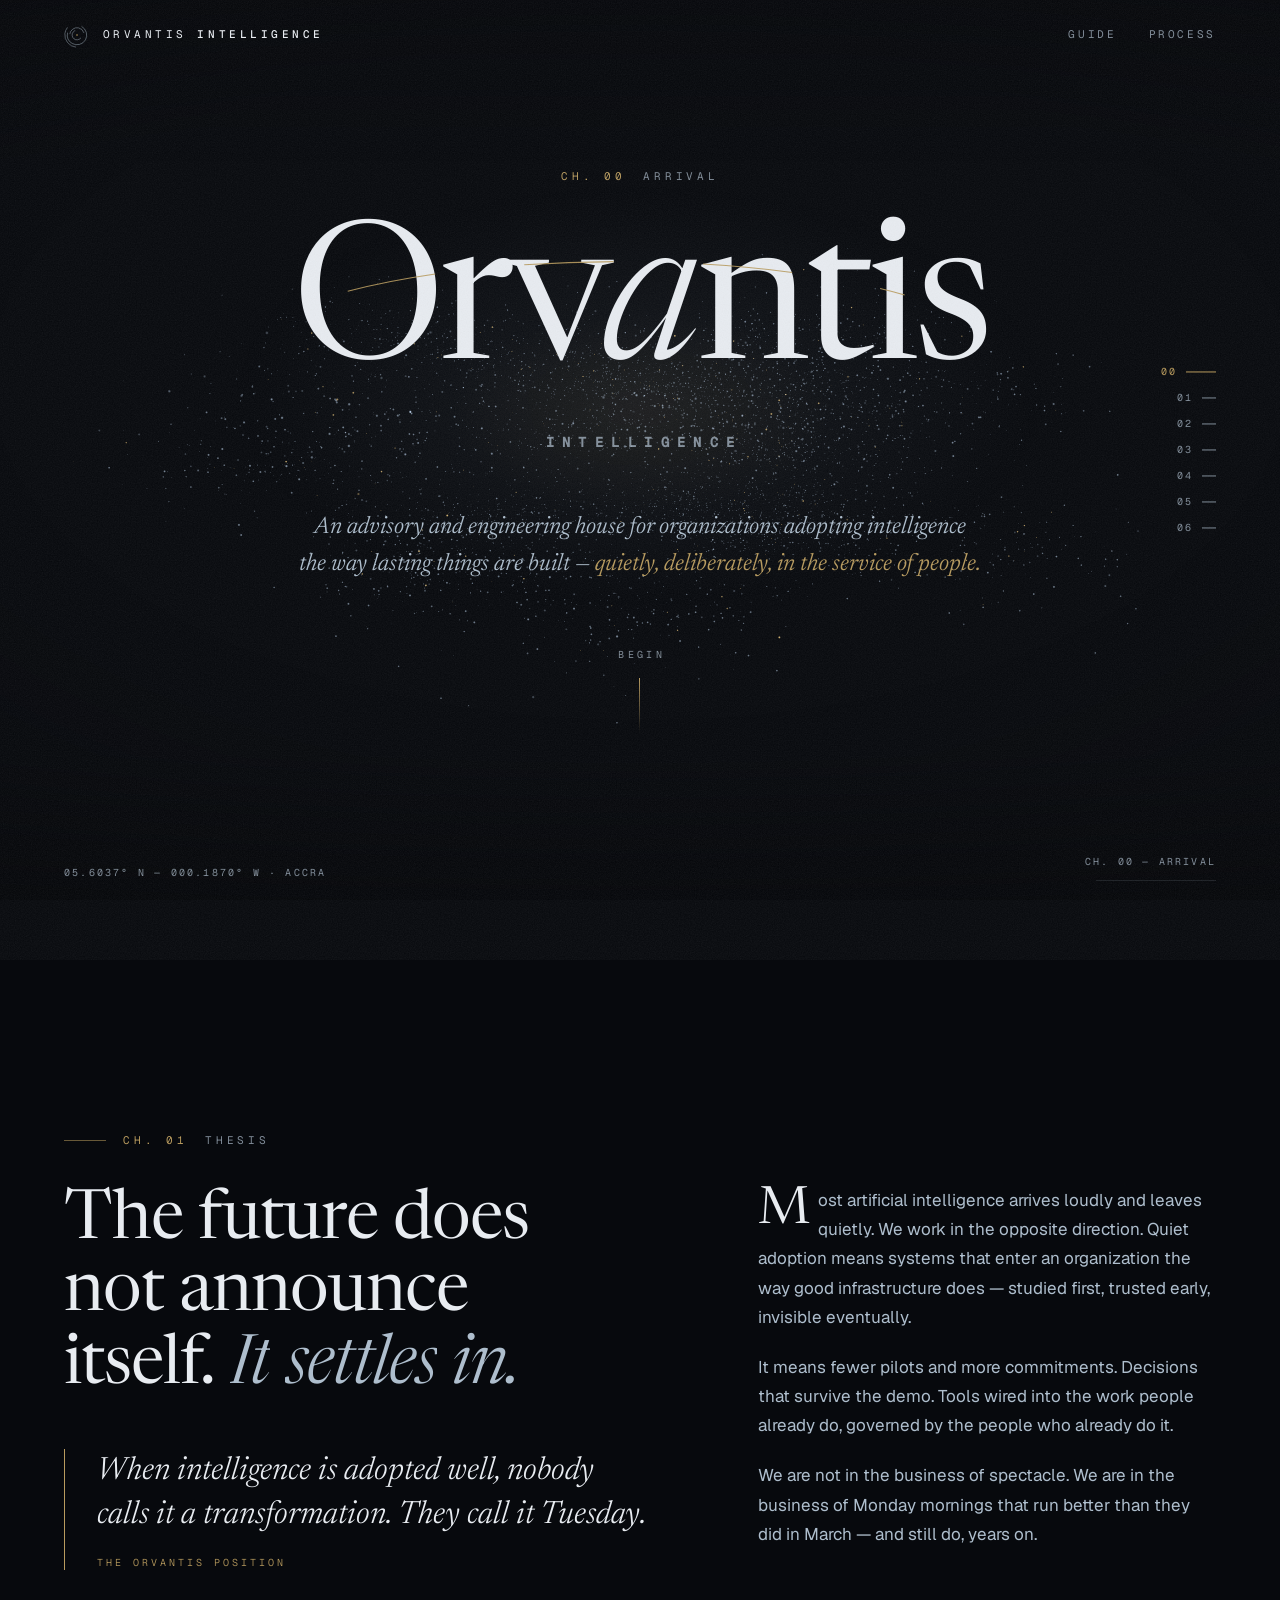
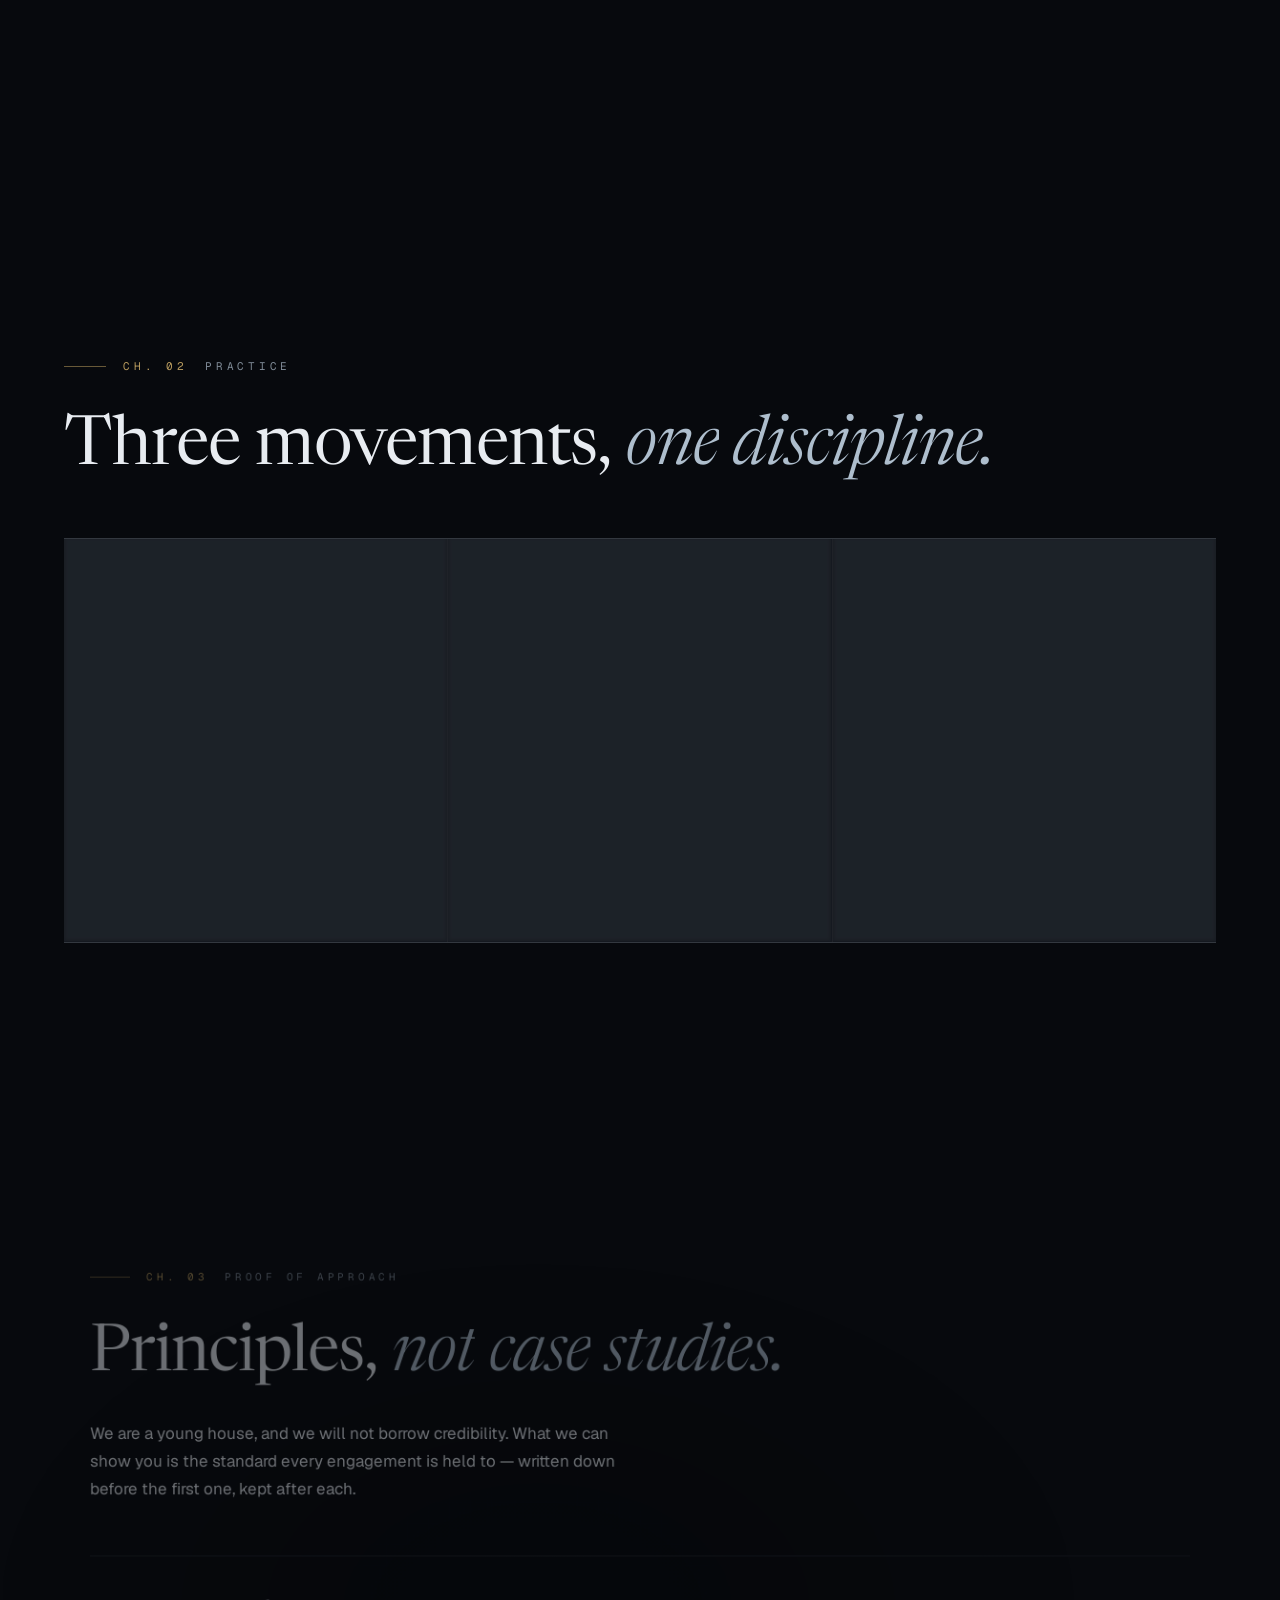
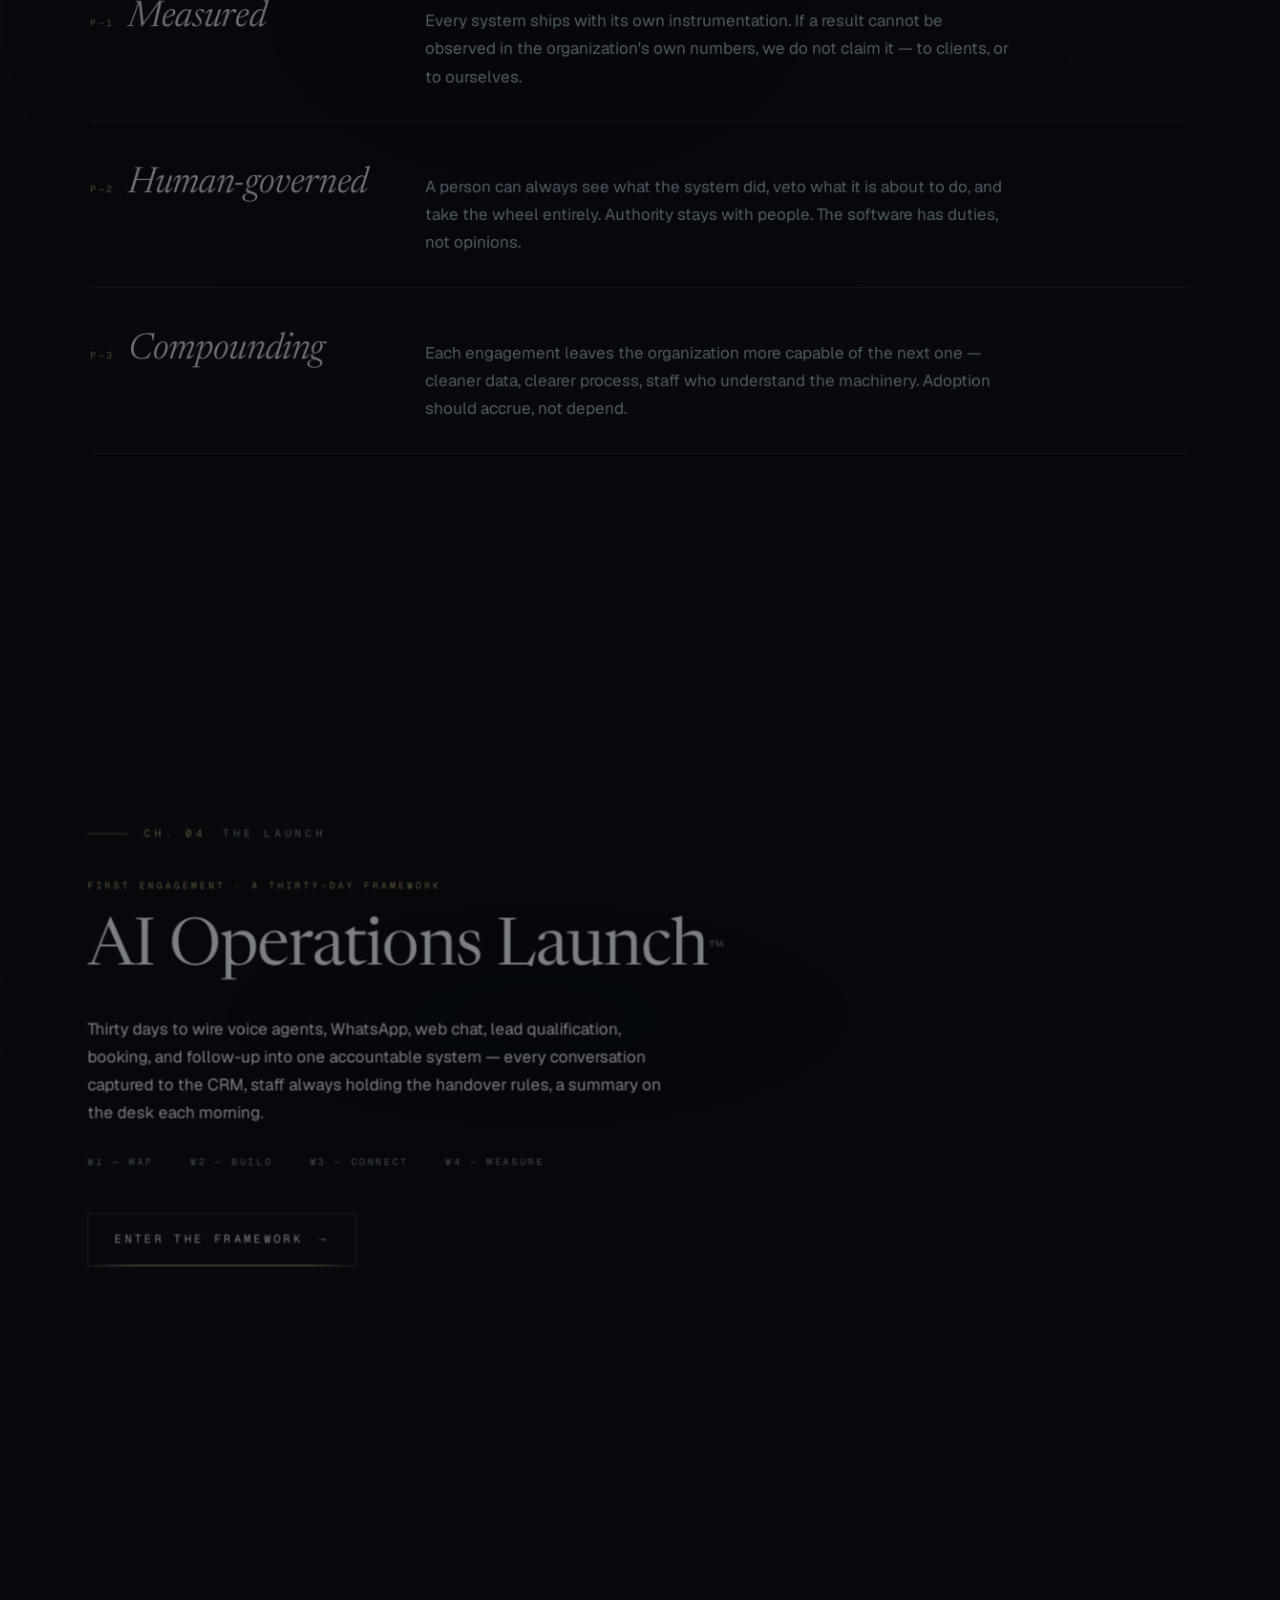
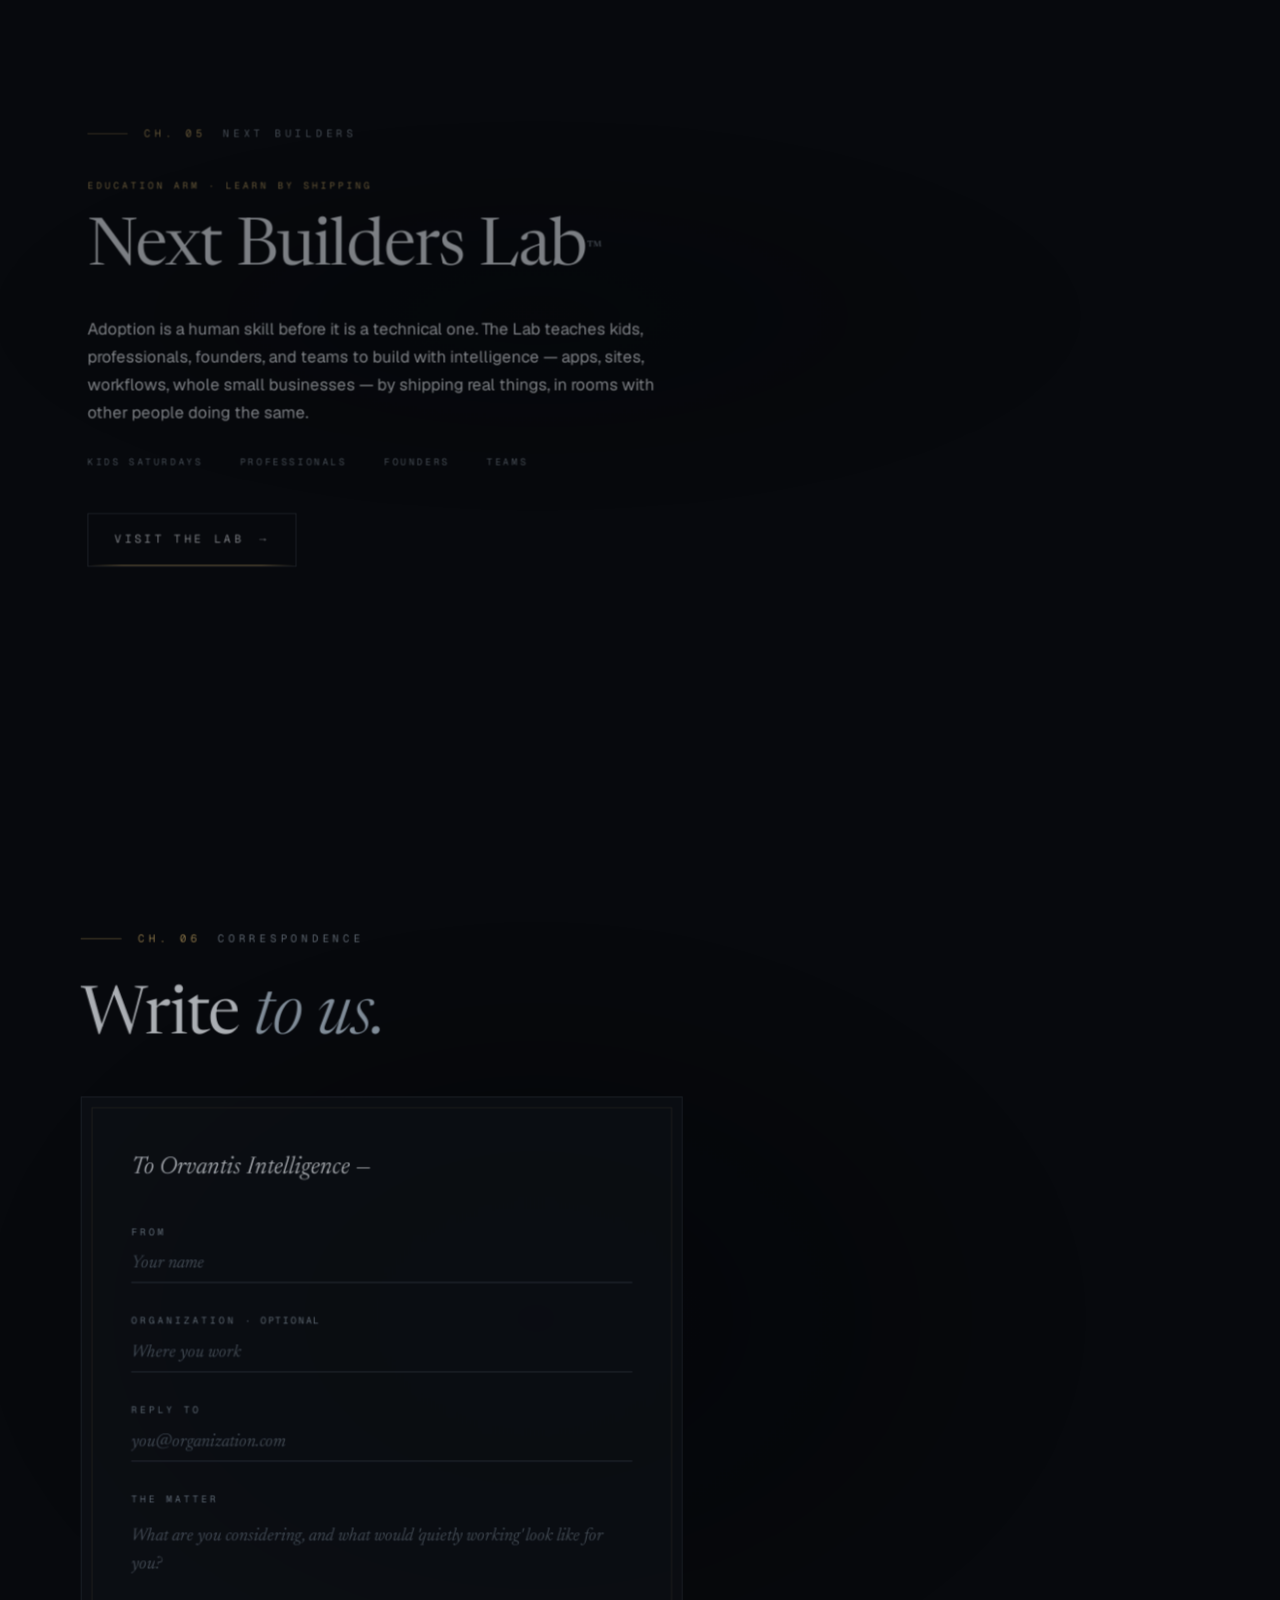
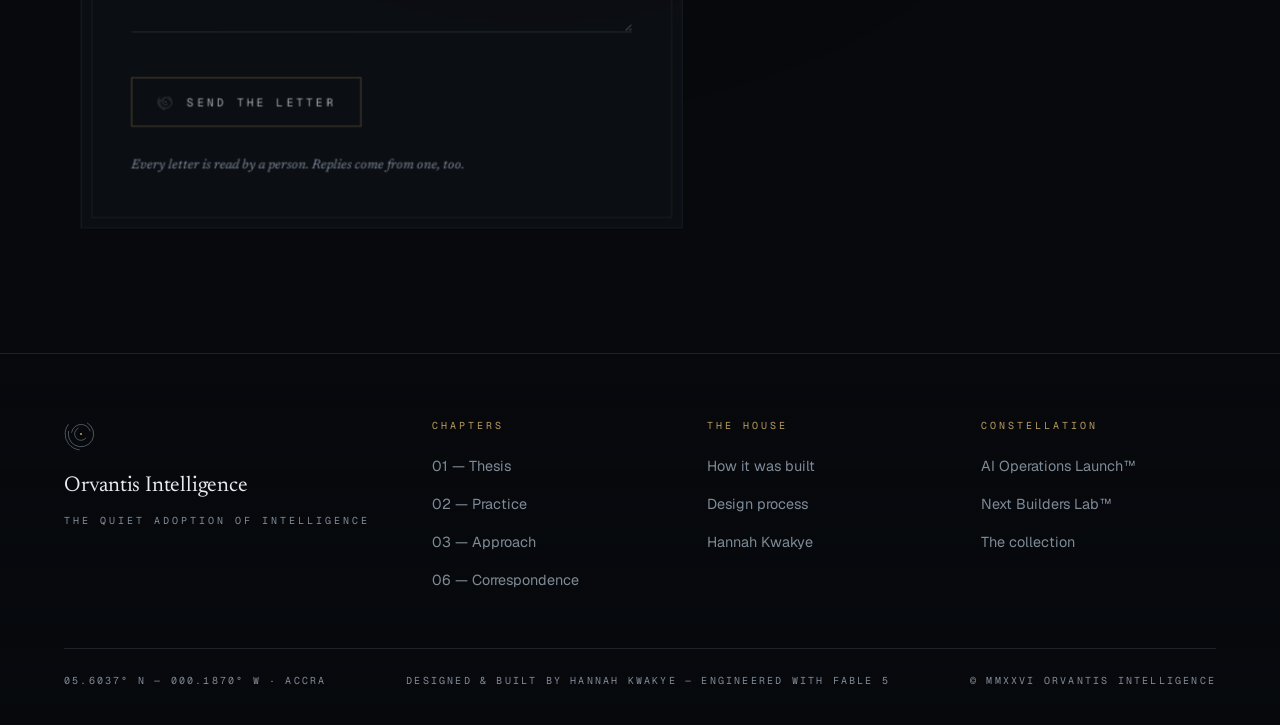
<file: orvantis-intelligence/index.html>
<!DOCTYPE html>
<html lang="en">
<head>
<meta charset="utf-8">
<meta name="viewport" content="width=device-width, initial-scale=1">
<title>Orvantis Intelligence — The Quiet Adoption of Intelligence</title>
<meta name="description" content="Orvantis Intelligence is an advisory and engineering house helping serious organizations adopt artificial intelligence quietly, deliberately, and in the service of people.">
<meta property="og:title" content="Orvantis Intelligence">
<meta property="og:description" content="An advisory and engineering house for organizations adopting intelligence the way lasting things are built — quietly, deliberately, in the service of people.">
<meta property="og:type" content="website">
<meta property="og:site_name" content="Orvantis Intelligence">
<meta property="og:url" content="https://orvantisintelligence.com/">
<meta property="og:locale" content="en_US">
<meta name="twitter:card" content="summary">
<meta name="twitter:title" content="Orvantis Intelligence">
<meta name="twitter:description" content="An advisory and engineering house for organizations adopting intelligence the way lasting things are built — quietly, deliberately, in the service of people.">
<link rel="canonical" href="https://orvantisintelligence.com/">
<meta name="theme-color" content="#07090D">
<link rel="icon" href="data:image/svg+xml,%3Csvg xmlns='http://www.w3.org/2000/svg' viewBox='0 0 64 64'%3E%3Crect width='64' height='64' fill='%2307090D'/%3E%3Cg fill='none' stroke='%23AEBECD' stroke-width='2.5' stroke-linecap='round'%3E%3Ccircle cx='32' cy='32' r='24' stroke-dasharray='104 46.8' transform='rotate(300 32 32)'/%3E%3Ccircle cx='32' cy='32' r='15' stroke-dasharray='62 32.2' transform='rotate(120 32 32)'/%3E%3C/g%3E%3Ccircle cx='32' cy='32' r='5' fill='%23B89B5E'/%3E%3C/svg%3E">
<link rel="preload" href="assets/fonts/newsreader-var.woff2" as="font" type="font/woff2" crossorigin>
<link rel="preload" href="assets/fonts/geist-var.woff2" as="font" type="font/woff2" crossorigin>
<link rel="stylesheet" href="assets/css/main.css">
<noscript><style>.fade{opacity:1;transform:none}</style></noscript>
</head>
<body>

<a class="skip-link" href="#main">Skip to content</a>

<!-- sigil symbol -->
<svg width="0" height="0" style="position:absolute" aria-hidden="true" focusable="false">
  <defs>
    <g id="sigil">
      <g fill="none" stroke-width="1" stroke-linecap="round" class="sigil-arcs" style="stroke:var(--sigil-stroke,#AEBECD)">
        <circle class="sigil-arc" cx="32" cy="32" r="30" stroke-dasharray="62.8 125.7" transform="rotate(96 32 32)"/>
        <circle class="sigil-arc" cx="32" cy="32" r="24" stroke-dasharray="104.7 46.1" transform="rotate(300 32 32)"/>
        <circle class="sigil-arc" cx="32" cy="32" r="18" stroke-dasharray="47.1 66" transform="rotate(190 32 32)"/>
        <circle class="sigil-arc" cx="32" cy="32" r="12" stroke-dasharray="41.9 33.5" transform="rotate(40 32 32)"/>
      </g>
      <circle class="sigil-core" cx="32" cy="32" r="2" style="fill:var(--sigil-fill,#B89B5E)"/>
    </g>
  </defs>
</svg>

<!-- preloader: the aperture opens -->
<div class="preloader" id="preloader" aria-hidden="true">
  <svg viewBox="0 0 64 64">
    <circle class="pl-arc" cx="32" cy="32" r="30" stroke-dasharray="62.8 125.7" transform="rotate(96 32 32)"/>
    <circle class="pl-arc" cx="32" cy="32" r="24" stroke-dasharray="104.7 46.1" transform="rotate(300 32 32)"/>
    <circle class="pl-arc" cx="32" cy="32" r="18" stroke-dasharray="47.1 66" transform="rotate(190 32 32)"/>
    <circle class="pl-arc" cx="32" cy="32" r="12" stroke-dasharray="41.9 33.5" transform="rotate(40 32 32)"/>
    <circle class="pl-core" cx="32" cy="32" r="2"/>
  </svg>
</div>

<!-- the intelligence field -->
<canvas class="field-canvas" id="field" aria-hidden="true"></canvas>
<div class="vignette" aria-hidden="true"></div>
<div class="grain" aria-hidden="true"></div>

<!-- HUD -->
<header class="hud-top">
  <a class="hud-brand" href="#arrival" aria-label="Orvantis Intelligence — back to the beginning">
    <svg viewBox="0 0 64 64" aria-hidden="true"><use href="#sigil"/></svg>
    <span>Orvantis <b>Intelligence</b></span>
  </a>
  <nav class="hud-links" aria-label="Site">
    <a href="guide/">Guide</a>
    <a href="process/">Process</a>
  </nav>
</header>

<nav class="hud-index" aria-label="Chapters">
  <a href="#arrival" aria-current="true">00</a>
  <a href="#thesis">01</a>
  <a href="#practice">02</a>
  <a href="#approach">03</a>
  <a href="#launch">04</a>
  <a href="#builders">05</a>
  <a href="#correspondence">06</a>
</nav>

<div class="hud-bottom" aria-hidden="true">
  <span class="hud-coords">05.6037° N — 000.1870° W · Accra</span>
  <span class="hud-chapter">
    CH. <span id="hud-num">00</span> — <em id="hud-name">Arrival</em>
    <span class="hud-progress"><i id="hud-progress-bar"></i></span>
  </span>
</div>

<main id="main">

  <!-- 00 ARRIVAL -->
  <section class="chapter arrival" id="arrival" data-chapter="00" data-chapter-name="Arrival" aria-label="Chapter 00 — Arrival">
    <div class="chapter-inner scene">
      <p class="ch-label fade"><span class="num">CH.&nbsp;00</span> Arrival</p>
      <h1 aria-label="Orvantis Intelligence">
        <span class="wordmark" aria-hidden="true"><span class="wm" style="--wl:0"><span class="wl">O</span></span><span class="wm" style="--wl:1"><span class="wl lig">rv</span></span><span class="wm" style="--wl:2"><span class="wl a-it">a</span></span><span class="wm" style="--wl:3"><span class="wl">ntis</span></span><svg class="lig-stroke" viewBox="0 0 100 100" preserveAspectRatio="none" aria-hidden="true"><path pathLength="100" d="M 8 38 C 30 16, 66 16, 88 40" vector-effect="non-scaling-stroke"/></svg></span>
        <span class="subline" aria-hidden="true">Intelligence</span>
      </h1>
      <p class="sentence fade" style="--d:300">An advisory and engineering house for organizations adopting intelligence the way lasting things are built — <span class="au">quietly, deliberately, in the service of people.</span></p>
      <a class="begin fade" style="--d:600" href="#thesis">Begin</a>
    </div>
  </section>

  <!-- 01 THESIS -->
  <section class="chapter" id="thesis" data-chapter="01" data-chapter-name="Thesis" aria-label="Chapter 01 — Thesis">
    <div class="chapter-inner scene">
      <p class="ch-label fade"><span class="num">CH.&nbsp;01</span> Thesis</p>
      <div class="thesis-grid">
        <div>
          <h2 class="rise">The future does not announce itself. <em>It settles in.</em></h2>
          <blockquote class="pull fade" style="--d:250">
            When intelligence is adopted well, nobody calls it a transformation. They call it Tuesday.
            <span class="fine">The Orvantis position</span>
          </blockquote>
        </div>
        <div class="thesis-copy">
          <p class="first-line fade" style="--d:150">Most artificial intelligence arrives loudly and leaves quietly. We work in the opposite direction. Quiet adoption means systems that enter an organization the way good infrastructure does — studied first, trusted early, invisible eventually.</p>
          <p class="fade" style="--d:300">It means fewer pilots and more commitments. Decisions that survive the demo. Tools wired into the work people already do, governed by the people who already do it.</p>
          <p class="fade" style="--d:450">We are not in the business of spectacle. We are in the business of Monday mornings that run better than they did in March — and still do, years on.</p>
        </div>
      </div>
    </div>
  </section>

  <!-- 02 PRACTICE -->
  <section class="chapter" id="practice" data-chapter="02" data-chapter-name="Practice" aria-label="Chapter 02 — Practice">
    <div class="chapter-inner scene">
      <p class="ch-label fade"><span class="num">CH.&nbsp;02</span> Practice</p>
      <h2 class="rise">Three movements, <em>one discipline.</em></h2>
      <div class="movements">
        <article class="movement fade" style="--d:100">
          <p class="numeral" aria-hidden="true">I</p>
          <h3>Advisory</h3>
          <p class="role">Where intelligence belongs</p>
          <p>We map an organization before we change it: what should be automated, what must never be, and the order in which trust is earned. Roadmaps, governance, readiness — decided with the people who will live with them.</p>
        </article>
        <article class="movement fade" style="--d:250">
          <p class="numeral" aria-hidden="true">II</p>
          <h3>Systems</h3>
          <p class="role">What we build</p>
          <p>Agents, pipelines, and integrations engineered into the tools already on the desk — the CRM, the calendar, the phone line, the spreadsheet. Nothing exotic for its own sake; everything accountable to a working day.</p>
        </article>
        <article class="movement fade" style="--d:400">
          <p class="numeral" aria-hidden="true">III</p>
          <h3>Operations</h3>
          <p class="role">What stays running</p>
          <p>Deployment is the beginning, not the deliverable. We instrument, measure, and steward each system until the organization can run it alone — and then we hand it over, on purpose.</p>
        </article>
      </div>
    </div>
  </section>

  <!-- 03 PROOF OF APPROACH -->
  <section class="chapter" id="approach" data-chapter="03" data-chapter-name="Approach" aria-label="Chapter 03 — Proof of approach">
    <div class="chapter-inner scene">
      <p class="ch-label fade"><span class="num">CH.&nbsp;03</span> Proof of approach</p>
      <h2 class="rise">Principles, <em>not case studies.</em></h2>
      <p class="approach-intro lede fade" style="--d:150">We are a young house, and we will not borrow credibility. What we can show you is the standard every engagement is held to — written down before the first one, kept after each.</p>
      <div class="principles">
        <div class="principle fade" style="--d:100">
          <h3><span class="tick" aria-hidden="true">P—1</span> Measured</h3>
          <p>Every system ships with its own instrumentation. If a result cannot be observed in the organization's own numbers, we do not claim it — to clients, or to ourselves.</p>
        </div>
        <div class="principle fade" style="--d:220">
          <h3><span class="tick" aria-hidden="true">P—2</span> Human-governed</h3>
          <p>A person can always see what the system did, veto what it is about to do, and take the wheel entirely. Authority stays with people. The software has duties, not opinions.</p>
        </div>
        <div class="principle fade" style="--d:340">
          <h3><span class="tick" aria-hidden="true">P—3</span> Compounding</h3>
          <p>Each engagement leaves the organization more capable of the next one — cleaner data, clearer process, staff who understand the machinery. Adoption should accrue, not depend.</p>
        </div>
      </div>
    </div>
  </section>

  <!-- 04 THE LAUNCH -->
  <section class="chapter bridge" id="launch" data-chapter="04" data-chapter-name="The Launch" aria-label="Chapter 04 — The Launch">
    <div class="chapter-inner scene">
      <p class="ch-label fade"><span class="num">CH.&nbsp;04</span> The Launch</p>
      <p class="kicker fade" style="--d:100">First engagement · a thirty-day framework</p>
      <h2 class="rise">AI Operations Launch<span class="tm">™</span></h2>
      <p class="lede fade" style="--d:200">Thirty days to wire voice agents, WhatsApp, web chat, lead qualification, booking, and follow-up into one accountable system — every conversation captured to the CRM, staff always holding the handover rules, a summary on the desk each morning.</p>
      <div class="bridge-meta fade" style="--d:320">
        <span>W1 — Map</span><span>W2 — Build</span><span>W3 — Connect</span><span>W4 — Measure</span>
      </div>
      <a class="cta fade" style="--d:440" href="https://hk-ai-operations-launch.netlify.app" rel="noopener">Enter the framework <span class="arrow" aria-hidden="true">→</span></a>
    </div>
  </section>

  <!-- 05 NEXT BUILDERS -->
  <section class="chapter bridge" id="builders" data-chapter="05" data-chapter-name="Next Builders" aria-label="Chapter 05 — Next Builders">
    <div class="chapter-inner scene">
      <p class="ch-label fade"><span class="num">CH.&nbsp;05</span> Next Builders</p>
      <p class="kicker fade" style="--d:100">Education arm · learn by shipping</p>
      <h2 class="rise">Next Builders Lab<span class="tm">™</span></h2>
      <p class="lede fade" style="--d:200">Adoption is a human skill before it is a technical one. The Lab teaches kids, professionals, founders, and teams to build with intelligence — apps, sites, workflows, whole small businesses — by shipping real things, in rooms with other people doing the same.</p>
      <div class="bridge-meta fade" style="--d:320">
        <span>Kids Saturdays</span><span>Professionals</span><span>Founders</span><span>Teams</span>
      </div>
      <a class="cta fade" style="--d:440" href="https://hk-next-builders-lab.netlify.app" rel="noopener">Visit the Lab <span class="arrow" aria-hidden="true">→</span></a>
    </div>
  </section>

  <!-- 06 CORRESPONDENCE -->
  <section class="chapter" id="correspondence" data-chapter="06" data-chapter-name="Correspondence" aria-label="Chapter 06 — Correspondence">
    <div class="chapter-inner scene">
      <p class="ch-label fade"><span class="num">CH.&nbsp;06</span> Correspondence</p>
      <h2 class="rise">Write <em>to us.</em></h2>

      <form class="letter fade" style="--d:200" id="letter-form" name="correspondence" method="POST" action="/?sent=1#correspondence" data-netlify="true" netlify-honeypot="bp-field">
        <input type="hidden" name="form-name" value="correspondence">
        <p class="bp-field" aria-hidden="true">
          <label>Leave this field empty <input name="bp-field" tabindex="-1" autocomplete="off"></label>
        </p>
        <p class="salutation">To Orvantis Intelligence —</p>
        <div class="fieldrow">
          <label for="c-name">From</label>
          <input id="c-name" name="name" type="text" autocomplete="name" required placeholder="Your name">
        </div>
        <div class="fieldrow">
          <label for="c-org">Organization <span class="opt">· optional</span></label>
          <input id="c-org" name="organization" type="text" autocomplete="organization" placeholder="Where you work">
        </div>
        <div class="fieldrow">
          <label for="c-email">Reply to</label>
          <input id="c-email" name="email" type="email" autocomplete="email" required placeholder="you@organization.com">
        </div>
        <div class="fieldrow">
          <label for="c-matter">The matter</label>
          <textarea id="c-matter" name="message" required placeholder="What are you considering, and what would 'quietly working' look like for you?"></textarea>
        </div>
        <button class="send" type="submit">
          <svg viewBox="0 0 64 64" aria-hidden="true"><use href="#sigil"/></svg>
          Send the letter
        </button>
        <p class="postscript">Every letter is read by a person. Replies come from one, too.</p>
      </form>

      <div class="letter letter-success hidden" id="letter-success" role="status">
        <p class="salutation">Received, with thanks —</p>
        <p>Your letter has reached us. We will read it carefully and reply from a real desk, usually within a few working days.</p>
        <p class="postscript">— Orvantis Intelligence, Accra</p>
      </div>
    </div>
  </section>

</main>

<footer class="site-footer">
  <div class="footer-grid">
    <div class="footer-brand">
      <svg viewBox="0 0 64 64" aria-hidden="true"><use href="#sigil"/></svg>
      <p class="fb-name">Orvantis Intelligence</p>
      <p class="fb-sub">The quiet adoption of intelligence</p>
    </div>
    <nav class="footer-col" aria-label="Chapters">
      <h4>Chapters</h4>
      <ul>
        <li><a href="#thesis">01 — Thesis</a></li>
        <li><a href="#practice">02 — Practice</a></li>
        <li><a href="#approach">03 — Approach</a></li>
        <li><a href="#correspondence">06 — Correspondence</a></li>
      </ul>
    </nav>
    <nav class="footer-col" aria-label="The house">
      <h4>The house</h4>
      <ul>
        <li><a href="guide/">How it was built</a></li>
        <li><a href="process/">Design process</a></li>
        <li><a href="https://hannah-kwakye.netlify.app" rel="noopener">Hannah Kwakye</a></li>
      </ul>
    </nav>
    <nav class="footer-col" aria-label="Constellation">
      <h4>Constellation</h4>
      <ul>
        <li><a href="https://hk-ai-operations-launch.netlify.app" rel="noopener">AI Operations Launch™</a></li>
        <li><a href="https://hk-next-builders-lab.netlify.app" rel="noopener">Next Builders Lab™</a></li>
        <li><a href="https://hannah-kwakye.netlify.app" rel="noopener">The collection</a></li>
      </ul>
    </nav>
  </div>
  <div class="footer-hud">
    <span>05.6037° N — 000.1870° W · Accra</span>
    <span><a href="https://hannah-kwakye.netlify.app" rel="noopener">Designed &amp; built by Hannah Kwakye — engineered with Fable&nbsp;5</a></span>
    <span>© MMXXVI Orvantis Intelligence</span>
  </div>
</footer>

<script src="assets/js/field.js" defer></script>
<script src="assets/js/main.js" defer></script>
</body>
</html>
</file>
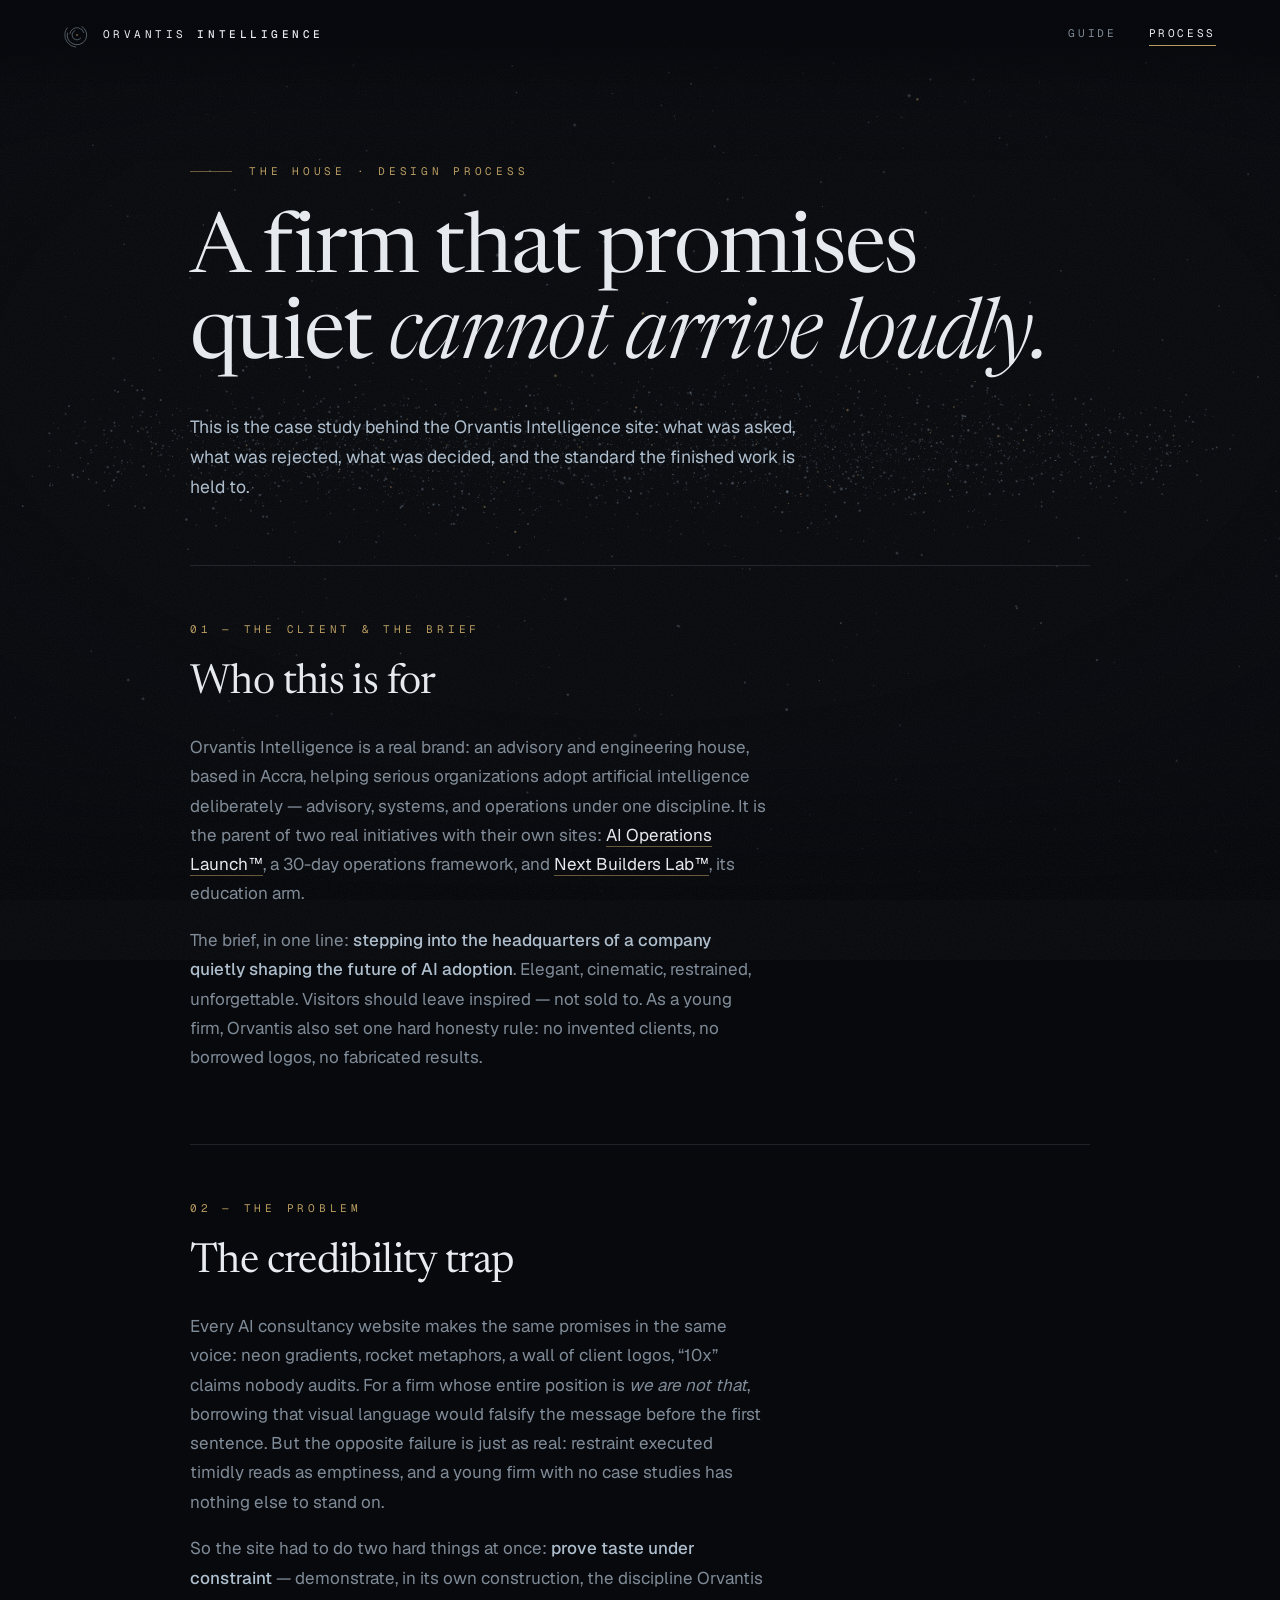
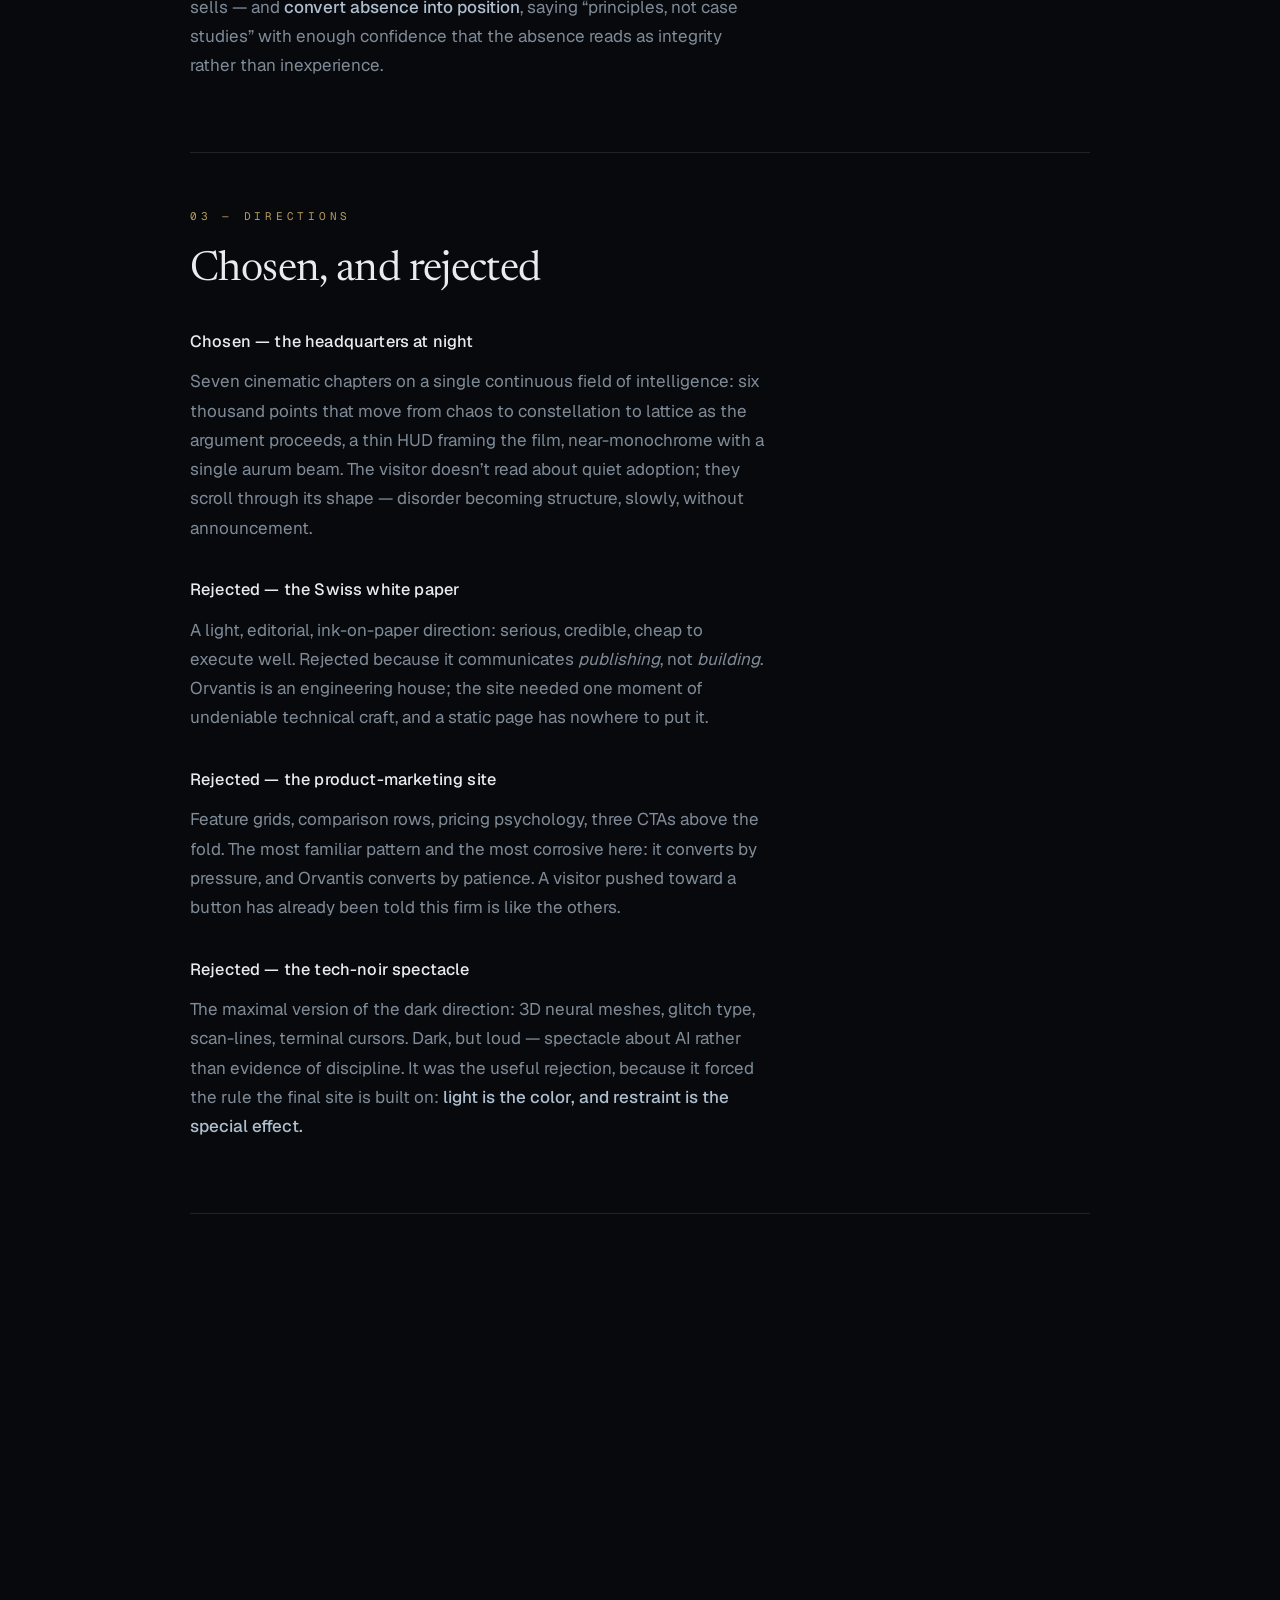
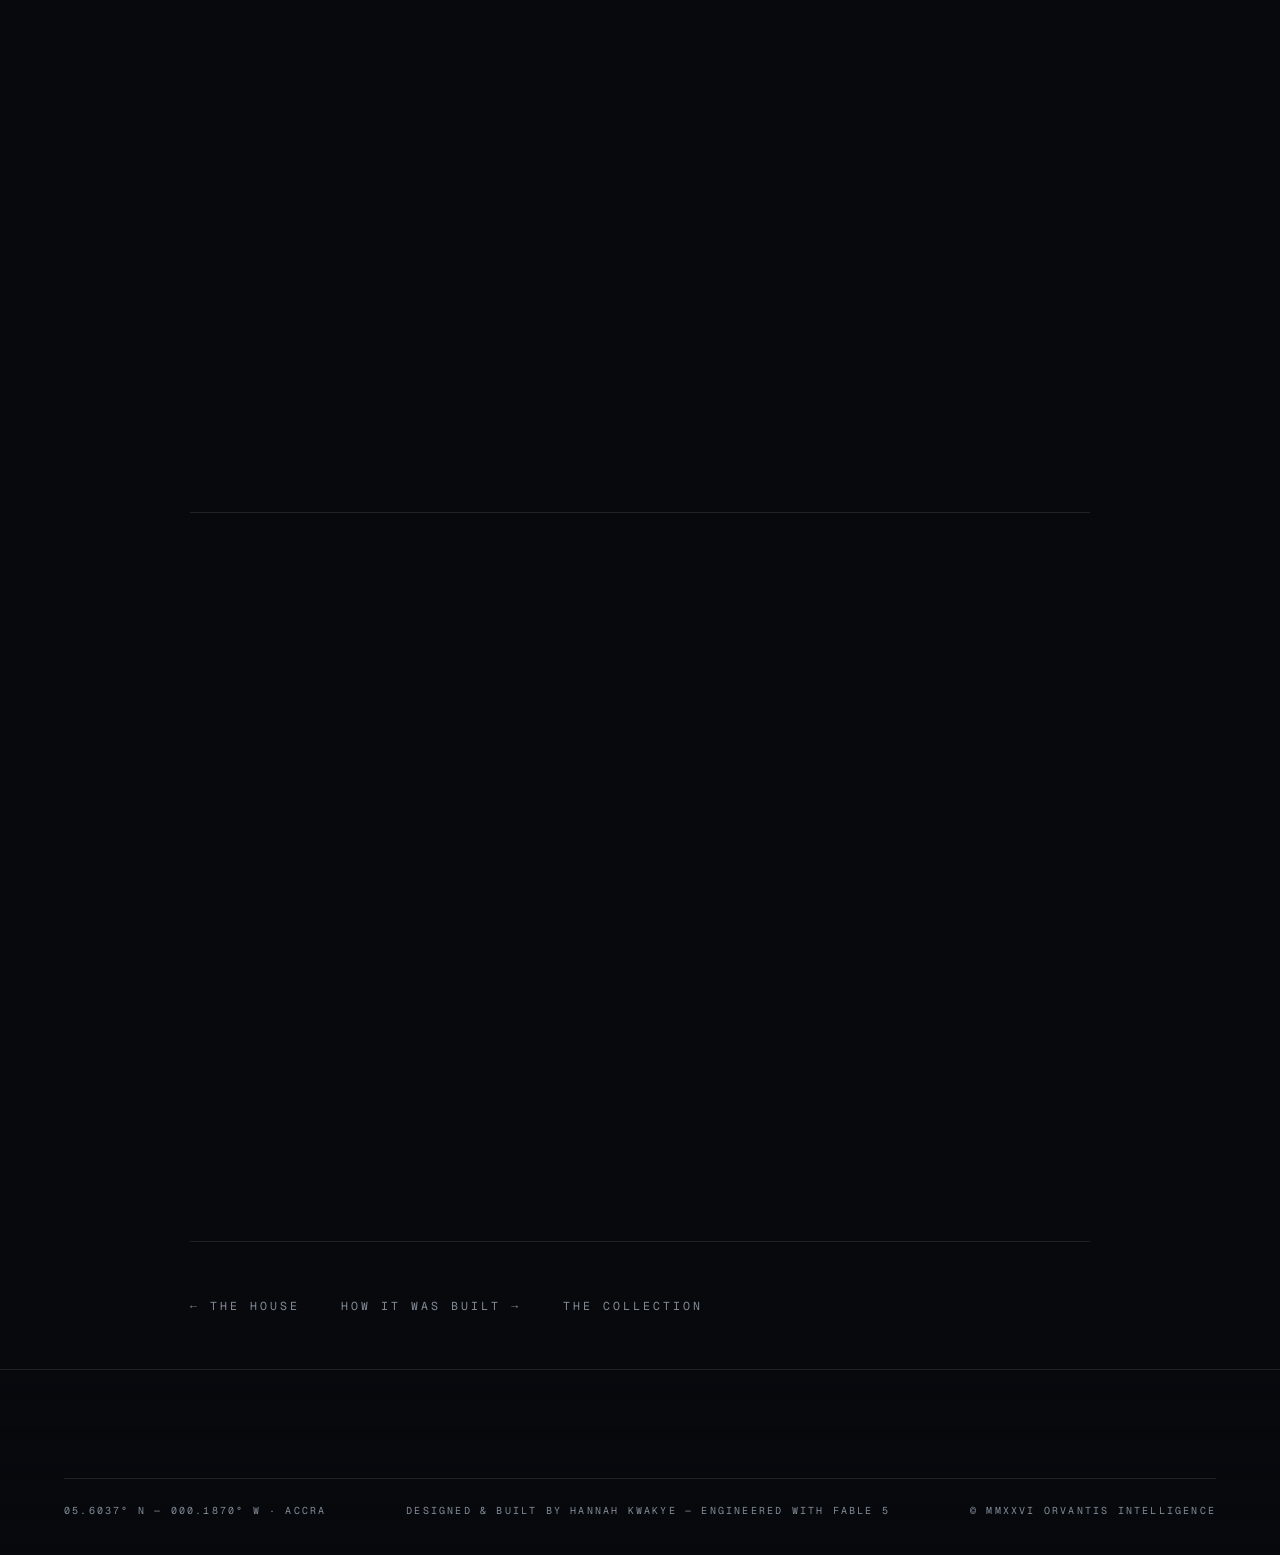
<file: process/index.html>
<!DOCTYPE html>
<html lang="en">
<head>
<meta charset="utf-8">
<meta name="viewport" content="width=device-width, initial-scale=1">
<title>Process — The design thinking behind Orvantis Intelligence</title>
<meta name="description" content="The design-thinking case study behind the Orvantis Intelligence site: the brief, the problem, the directions rejected, the decisions taken, and the goals the work is held to.">
<meta property="og:title" content="Process — Orvantis Intelligence">
<meta property="og:description" content="A case study in restraint: how a firm that promises quiet AI adoption earned a website that proves it.">
<meta property="og:type" content="article">
<link rel="icon" href="data:image/svg+xml,%3Csvg xmlns='http://www.w3.org/2000/svg' viewBox='0 0 64 64'%3E%3Crect width='64' height='64' fill='%2307090D'/%3E%3Cg fill='none' stroke='%23AEBECD' stroke-width='2.5' stroke-linecap='round'%3E%3Ccircle cx='32' cy='32' r='24' stroke-dasharray='104 46.8' transform='rotate(300 32 32)'/%3E%3Ccircle cx='32' cy='32' r='15' stroke-dasharray='62 32.2' transform='rotate(120 32 32)'/%3E%3C/g%3E%3Ccircle cx='32' cy='32' r='5' fill='%23B89B5E'/%3E%3C/svg%3E">
<link rel="preload" href="../assets/fonts/newsreader-var.woff2" as="font" type="font/woff2" crossorigin>
<link rel="preload" href="../assets/fonts/geist-var.woff2" as="font" type="font/woff2" crossorigin>
<link rel="stylesheet" href="../assets/css/main.css">
<noscript><style>.fade{opacity:1;transform:none}</style></noscript>
</head>
<body class="doc-page">

<a class="skip-link" href="#main">Skip to content</a>

<!-- sigil symbol -->
<svg width="0" height="0" style="position:absolute" aria-hidden="true" focusable="false">
  <defs>
    <g id="sigil">
      <g fill="none" stroke-width="1" stroke-linecap="round" class="sigil-arcs" style="stroke:var(--sigil-stroke,#AEBECD)">
        <circle class="sigil-arc" cx="32" cy="32" r="30" stroke-dasharray="62.8 125.7" transform="rotate(96 32 32)"/>
        <circle class="sigil-arc" cx="32" cy="32" r="24" stroke-dasharray="104.7 46.1" transform="rotate(300 32 32)"/>
        <circle class="sigil-arc" cx="32" cy="32" r="18" stroke-dasharray="47.1 66" transform="rotate(190 32 32)"/>
        <circle class="sigil-arc" cx="32" cy="32" r="12" stroke-dasharray="41.9 33.5" transform="rotate(40 32 32)"/>
      </g>
      <circle class="sigil-core" cx="32" cy="32" r="2" style="fill:var(--sigil-fill,#B89B5E)"/>
    </g>
  </defs>
</svg>

<canvas class="field-canvas" id="field" aria-hidden="true"></canvas>
<div class="vignette" aria-hidden="true"></div>
<div class="grain" aria-hidden="true"></div>

<header class="hud-top">
  <a class="hud-brand" href="../" aria-label="Orvantis Intelligence — home">
    <svg viewBox="0 0 64 64" aria-hidden="true"><use href="#sigil"/></svg>
    <span>Orvantis <b>Intelligence</b></span>
  </a>
  <nav class="hud-links" aria-label="Site">
    <a href="../guide/">Guide</a>
    <a href="./" aria-current="page">Process</a>
  </nav>
</header>

<main id="main">

  <div class="doc-hero">
    <p class="doc-kicker">The house · design process</p>
    <h1>A firm that promises quiet <em>cannot arrive loudly.</em></h1>
    <p class="doc-standfirst">This is the case study behind the Orvantis Intelligence site: what was asked, what was rejected, what was decided, and the standard the finished work is held to.</p>
  </div>

  <section class="doc-section" aria-labelledby="p-brief">
    <span class="sec-label">01 — The client &amp; the brief</span>
    <h2 id="p-brief">Who this is for</h2>
    <p>Orvantis Intelligence is a real brand: an advisory and engineering house, based in Accra, helping serious organizations adopt artificial intelligence deliberately — advisory, systems, and operations under one discipline. It is the parent of two real initiatives with their own sites: <a href="https://hk-ai-operations-launch.netlify.app" rel="noopener">AI Operations Launch™</a>, a 30-day operations framework, and <a href="https://hk-next-builders-lab.netlify.app" rel="noopener">Next Builders Lab™</a>, its education arm.</p>
    <p>The brief, in one line: <strong>stepping into the headquarters of a company quietly shaping the future of AI adoption</strong>. Elegant, cinematic, restrained, unforgettable. Visitors should leave inspired — not sold to. As a young firm, Orvantis also set one hard honesty rule: no invented clients, no borrowed logos, no fabricated results.</p>
  </section>

  <section class="doc-section" aria-labelledby="p-problem">
    <span class="sec-label">02 — The problem</span>
    <h2 id="p-problem">The credibility trap</h2>
    <p>Every AI consultancy website makes the same promises in the same voice: neon gradients, rocket metaphors, a wall of client logos, “10x” claims nobody audits. For a firm whose entire position is <em>we are not that</em>, borrowing that visual language would falsify the message before the first sentence. But the opposite failure is just as real: restraint executed timidly reads as emptiness, and a young firm with no case studies has nothing else to stand on.</p>
    <p>So the site had to do two hard things at once: <strong>prove taste under constraint</strong> — demonstrate, in its own construction, the discipline Orvantis sells — and <strong>convert absence into position</strong>, saying “principles, not case studies” with enough confidence that the absence reads as integrity rather than inexperience.</p>
  </section>

  <section class="doc-section" aria-labelledby="p-directions">
    <span class="sec-label">03 — Directions</span>
    <h2 id="p-directions">Chosen, and rejected</h2>
    <h3>Chosen — the headquarters at night</h3>
    <p>Seven cinematic chapters on a single continuous field of intelligence: six thousand points that move from chaos to constellation to lattice as the argument proceeds, a thin HUD framing the film, near-monochrome with a single aurum beam. The visitor doesn’t read about quiet adoption; they scroll through its shape — disorder becoming structure, slowly, without announcement.</p>
    <h3>Rejected — the Swiss white paper</h3>
    <p>A light, editorial, ink-on-paper direction: serious, credible, cheap to execute well. Rejected because it communicates <em>publishing</em>, not <em>building</em>. Orvantis is an engineering house; the site needed one moment of undeniable technical craft, and a static page has nowhere to put it.</p>
    <h3>Rejected — the product-marketing site</h3>
    <p>Feature grids, comparison rows, pricing psychology, three CTAs above the fold. The most familiar pattern and the most corrosive here: it converts by pressure, and Orvantis converts by patience. A visitor pushed toward a button has already been told this firm is like the others.</p>
    <h3>Rejected — the tech-noir spectacle</h3>
    <p>The maximal version of the dark direction: 3D neural meshes, glitch type, scan-lines, terminal cursors. Dark, but loud — spectacle about AI rather than evidence of discipline. It was the useful rejection, because it forced the rule the final site is built on: <strong>light is the color, and restraint is the special effect.</strong></p>
  </section>

  <section class="doc-section" aria-labelledby="p-decisions">
    <span class="sec-label">04 — Decisions &amp; trade-offs</span>
    <h2 id="p-decisions">What it cost</h2>
    <ul>
      <li><strong>Raw WebGL over a library.</strong> Three.js would have saved a day and cost 160&nbsp;KB plus a dependency this 370-line effect doesn’t need. Writing the shader by hand kept the payload small and made the fallback story clean — but it meant engineering the failure paths (no WebGL, lost context, reduced motion) ourselves.</li>
      <li><strong>One theme, committed.</strong> No light mode. The headquarters is a place, and places have weather. The cost is real — dark UIs punish weak contrast — which is why the silver text tokens were measured and retuned against AA rather than eyeballed.</li>
      <li><strong>Principles instead of case studies.</strong> The honest choice, stated plainly in Chapter 03: “we are a young house, and we will not borrow credibility.” The trade-off is a weaker proof section today, in exchange for a page that never has to be walked back.</li>
      <li><strong>A letter instead of a contact form.</strong> Salutation, “the matter”, a postscript promising a human reply. It filters for the right kind of first conversation — fewer inquiries, better ones — and it turns the most generic component on the web into the most in-character page on the site.</li>
      <li><strong>Slow motion as a filter.</strong> 0.9–1.4&nbsp;s eases everywhere. Some visitors will find it unhurried; those are not Orvantis clients. The pacing is a statement of how the firm works.</li>
    </ul>
  </section>

  <section class="doc-section" aria-labelledby="p-impact">
    <span class="sec-label">05 — Intended impact</span>
    <h2 id="p-impact">Held to, not hoped for</h2>
    <p>No invented metrics. These are the design goals the site is accountable to, framed the way Orvantis frames its own engagements:</p>
    <ul>
      <li>A first-time visitor can say what Orvantis believes — not just what it does — after one uninterrupted scroll.</li>
      <li>The site survives being screenshotted anywhere: any chapter, cropped at any width, still looks deliberate.</li>
      <li>Correspondence arrives written like letters, because the form asked for a letter.</li>
      <li>The craft is the credential: a visitor who views source or reads the <a href="../guide/">guide</a> finds the same discipline promised on the surface.</li>
      <li>Nothing on the page needs to be retracted as the firm grows — no claims, no logos, no numbers waiting to be checked.</li>
    </ul>
    <p>Direction and taste: <a href="https://hannah-kwakye.netlify.app" rel="noopener">Hannah Kwakye</a>. Engineering companion: Fable&nbsp;5. The full build is documented, honestly, in the <a href="../guide/">guide</a>.</p>
  </section>

  <nav class="doc-nav" aria-label="Documentation">
    <a href="../">← The house</a>
    <a href="../guide/">How it was built →</a>
    <a href="https://hannah-kwakye.netlify.app" rel="noopener">The collection</a>
  </nav>

</main>

<footer class="site-footer">
  <div class="footer-hud">
    <span>05.6037° N — 000.1870° W · Accra</span>
    <span><a href="https://hannah-kwakye.netlify.app" rel="noopener">Designed &amp; built by Hannah Kwakye — engineered with Fable&nbsp;5</a></span>
    <span>© MMXXVI Orvantis Intelligence</span>
  </div>
</footer>

<script src="../assets/js/field.js" defer></script>
</body>
</html>
</file>
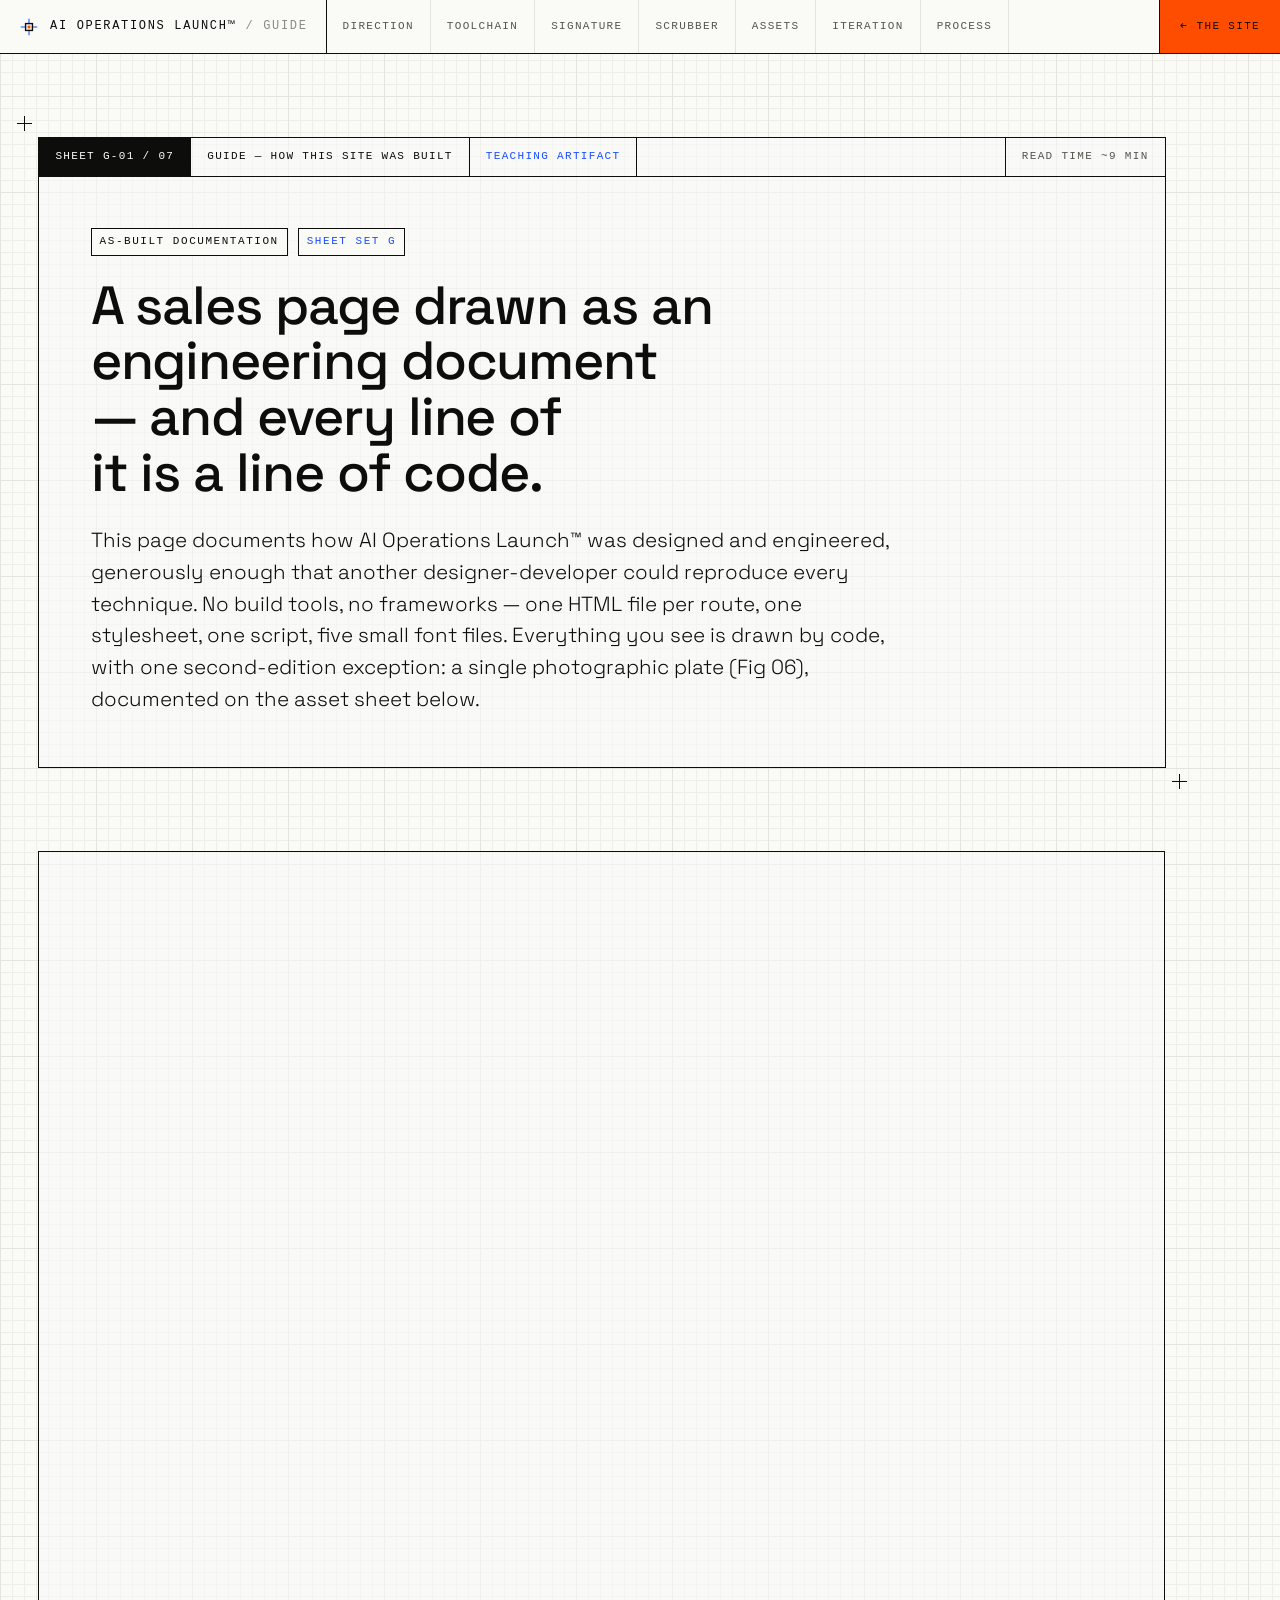
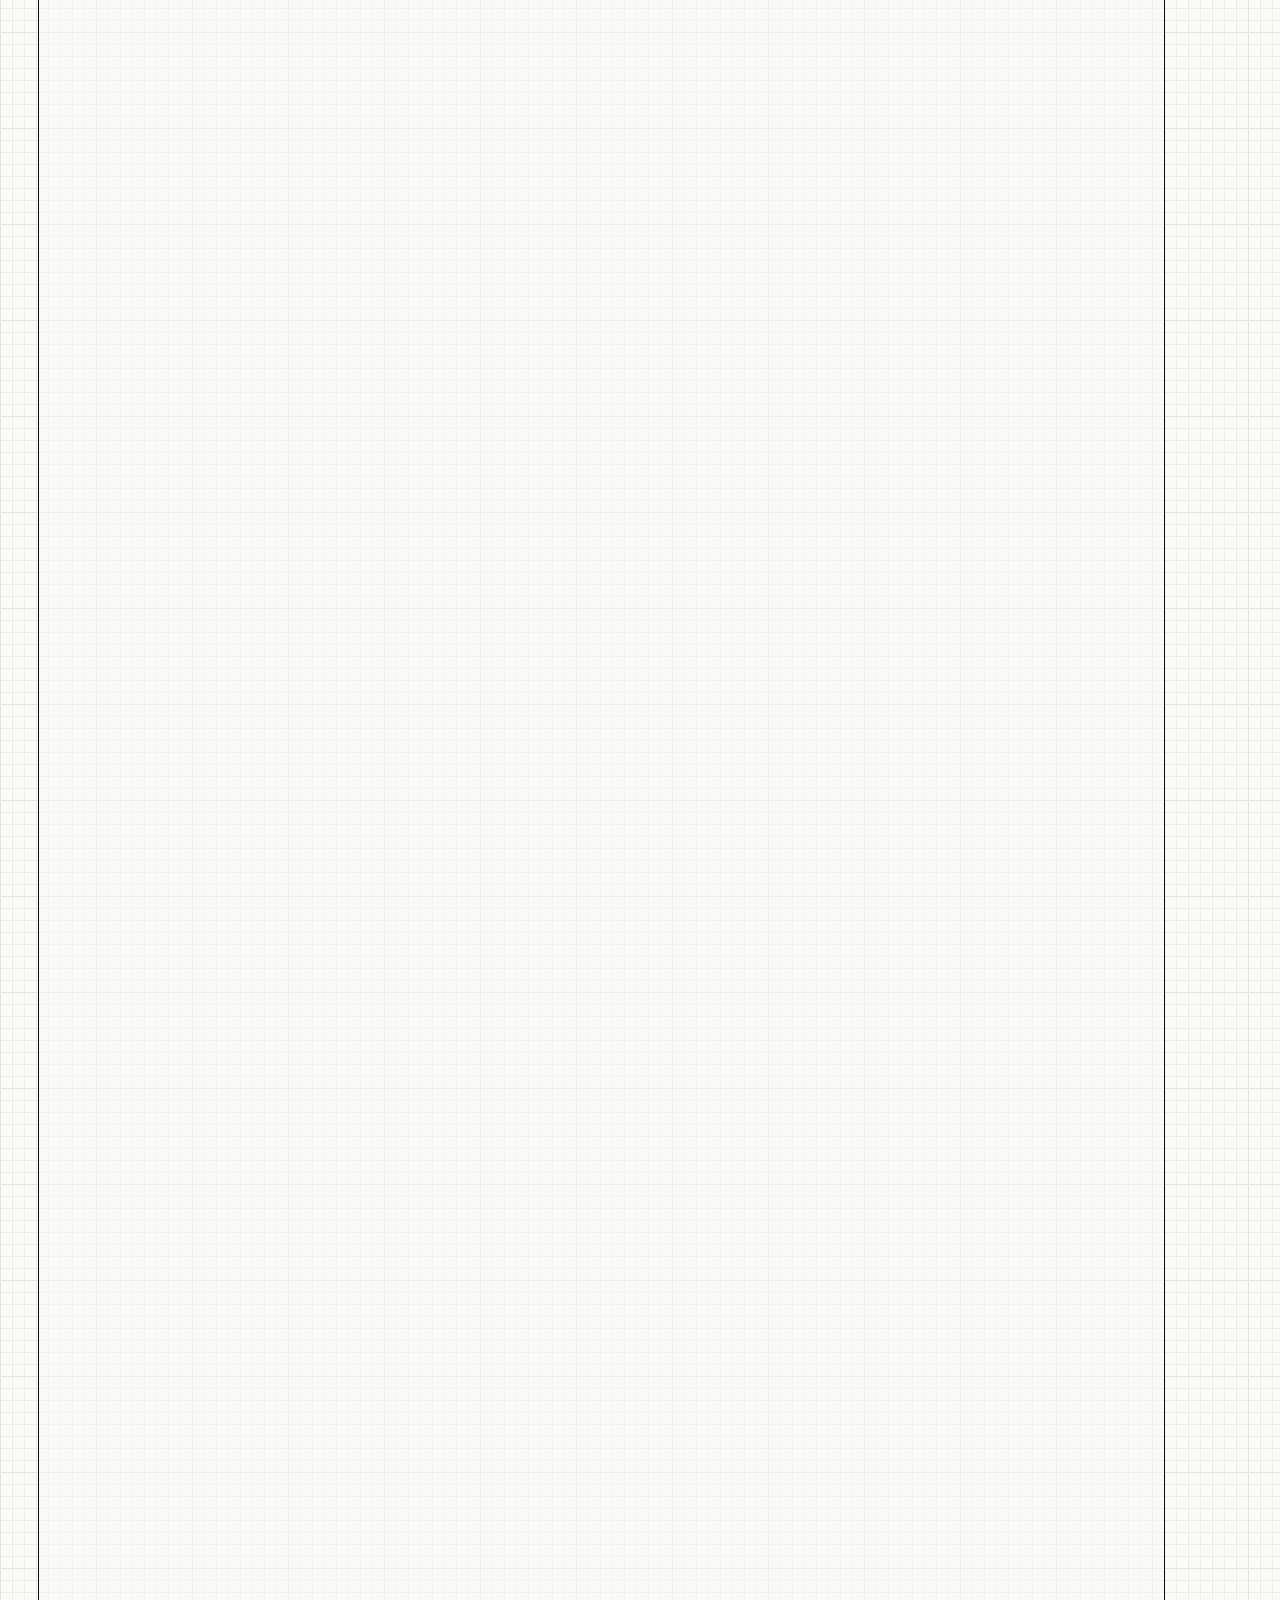
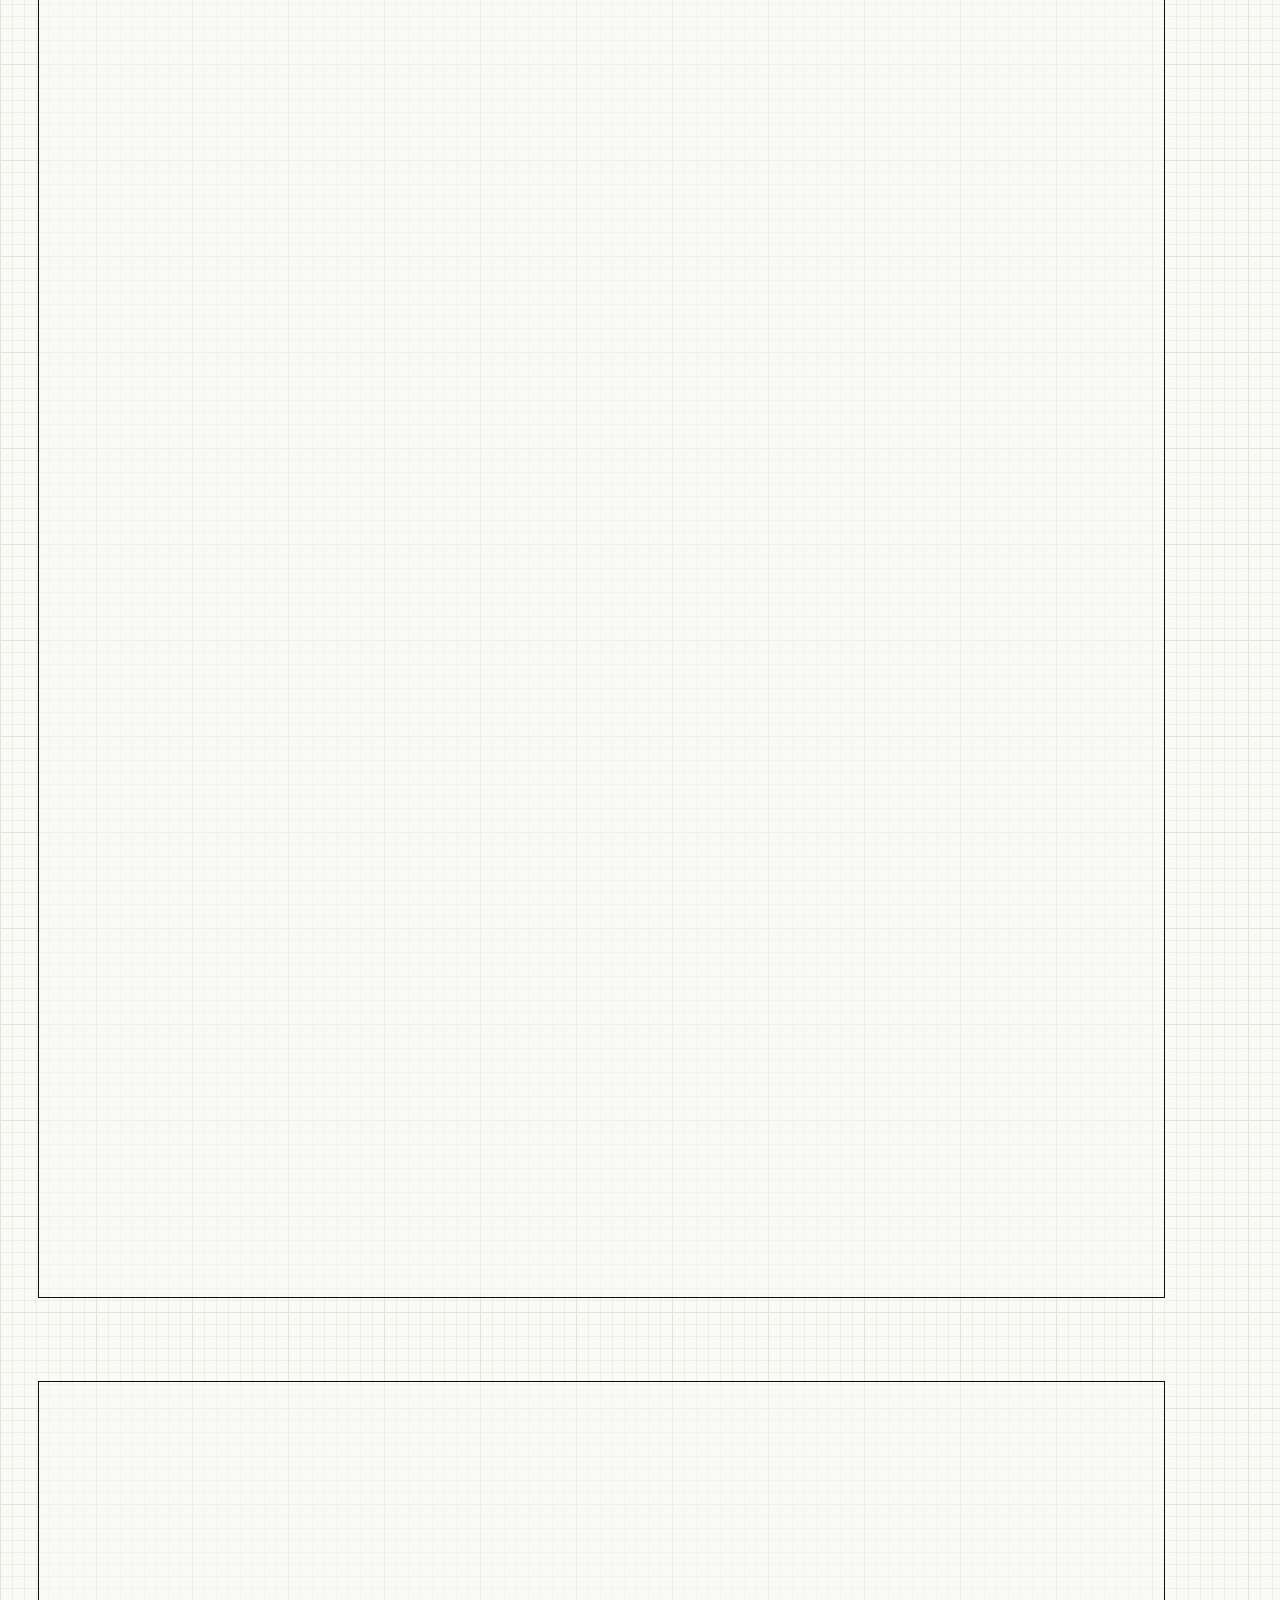
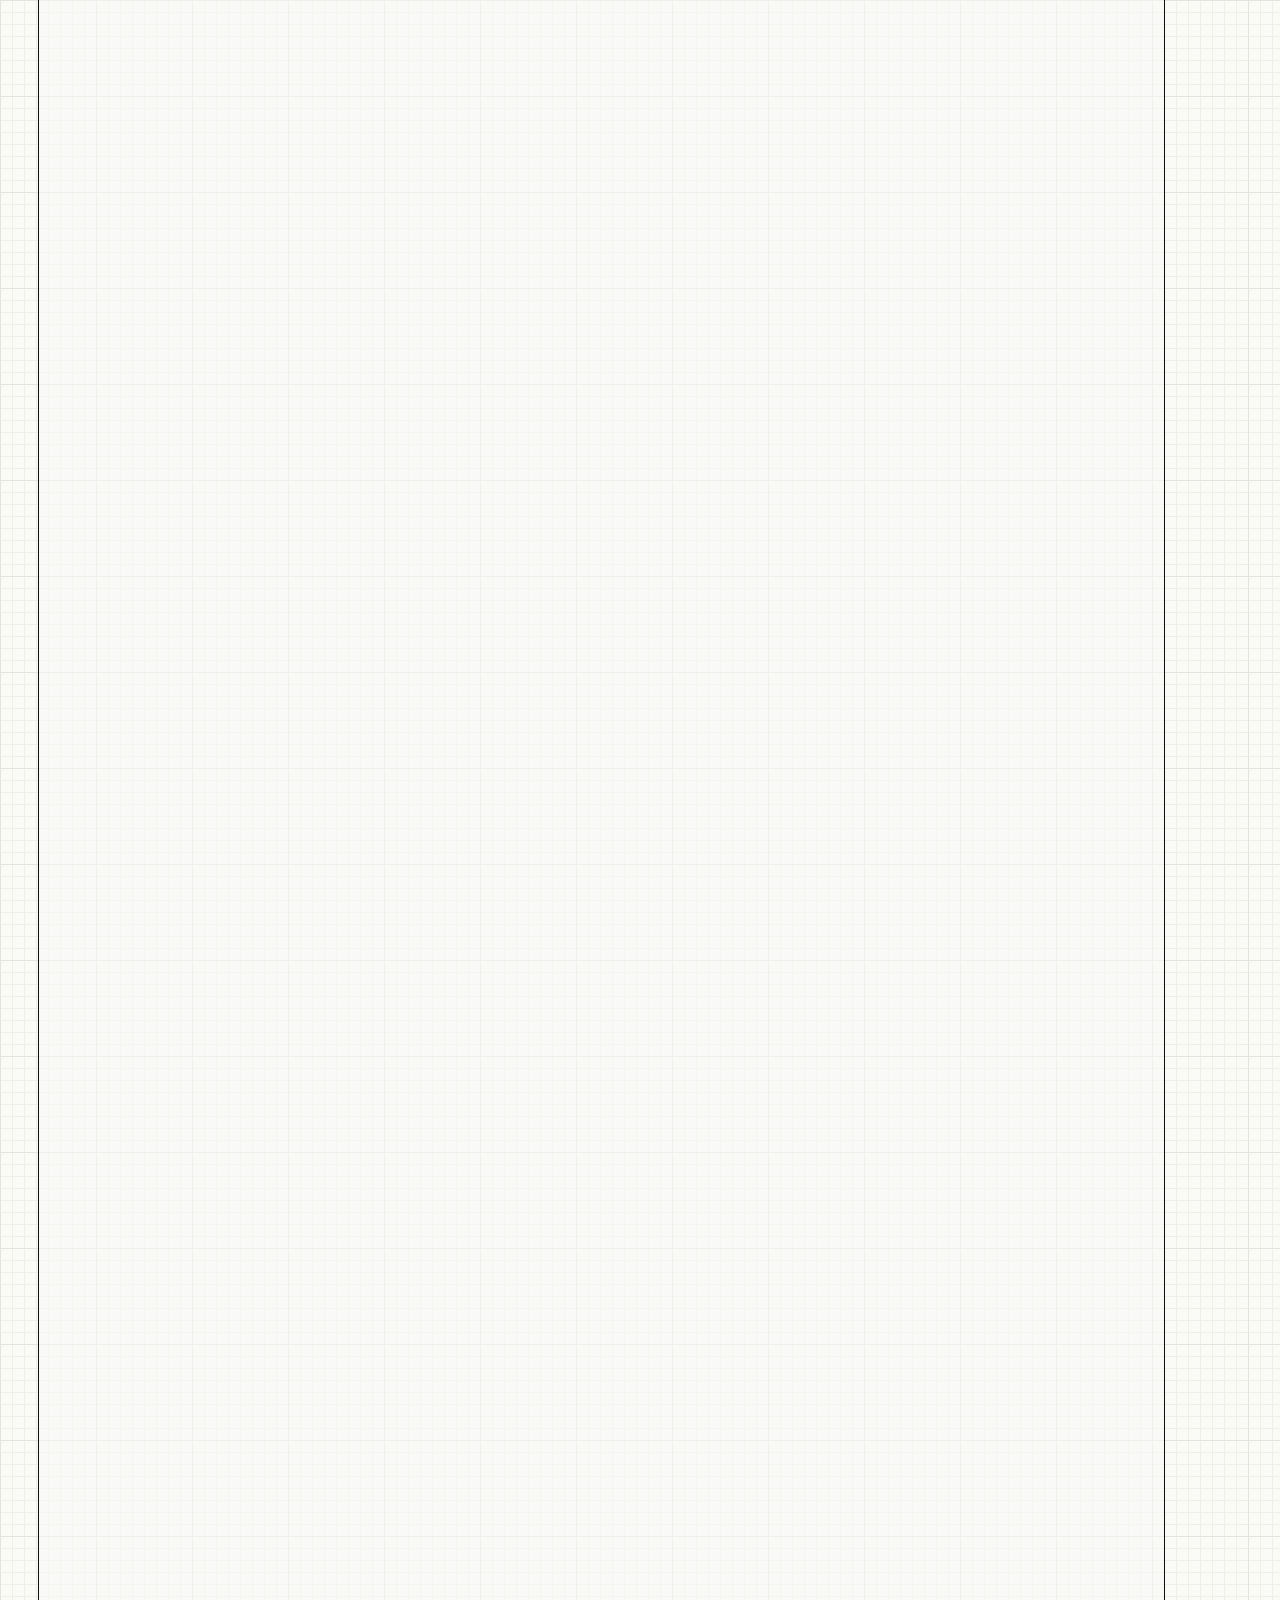
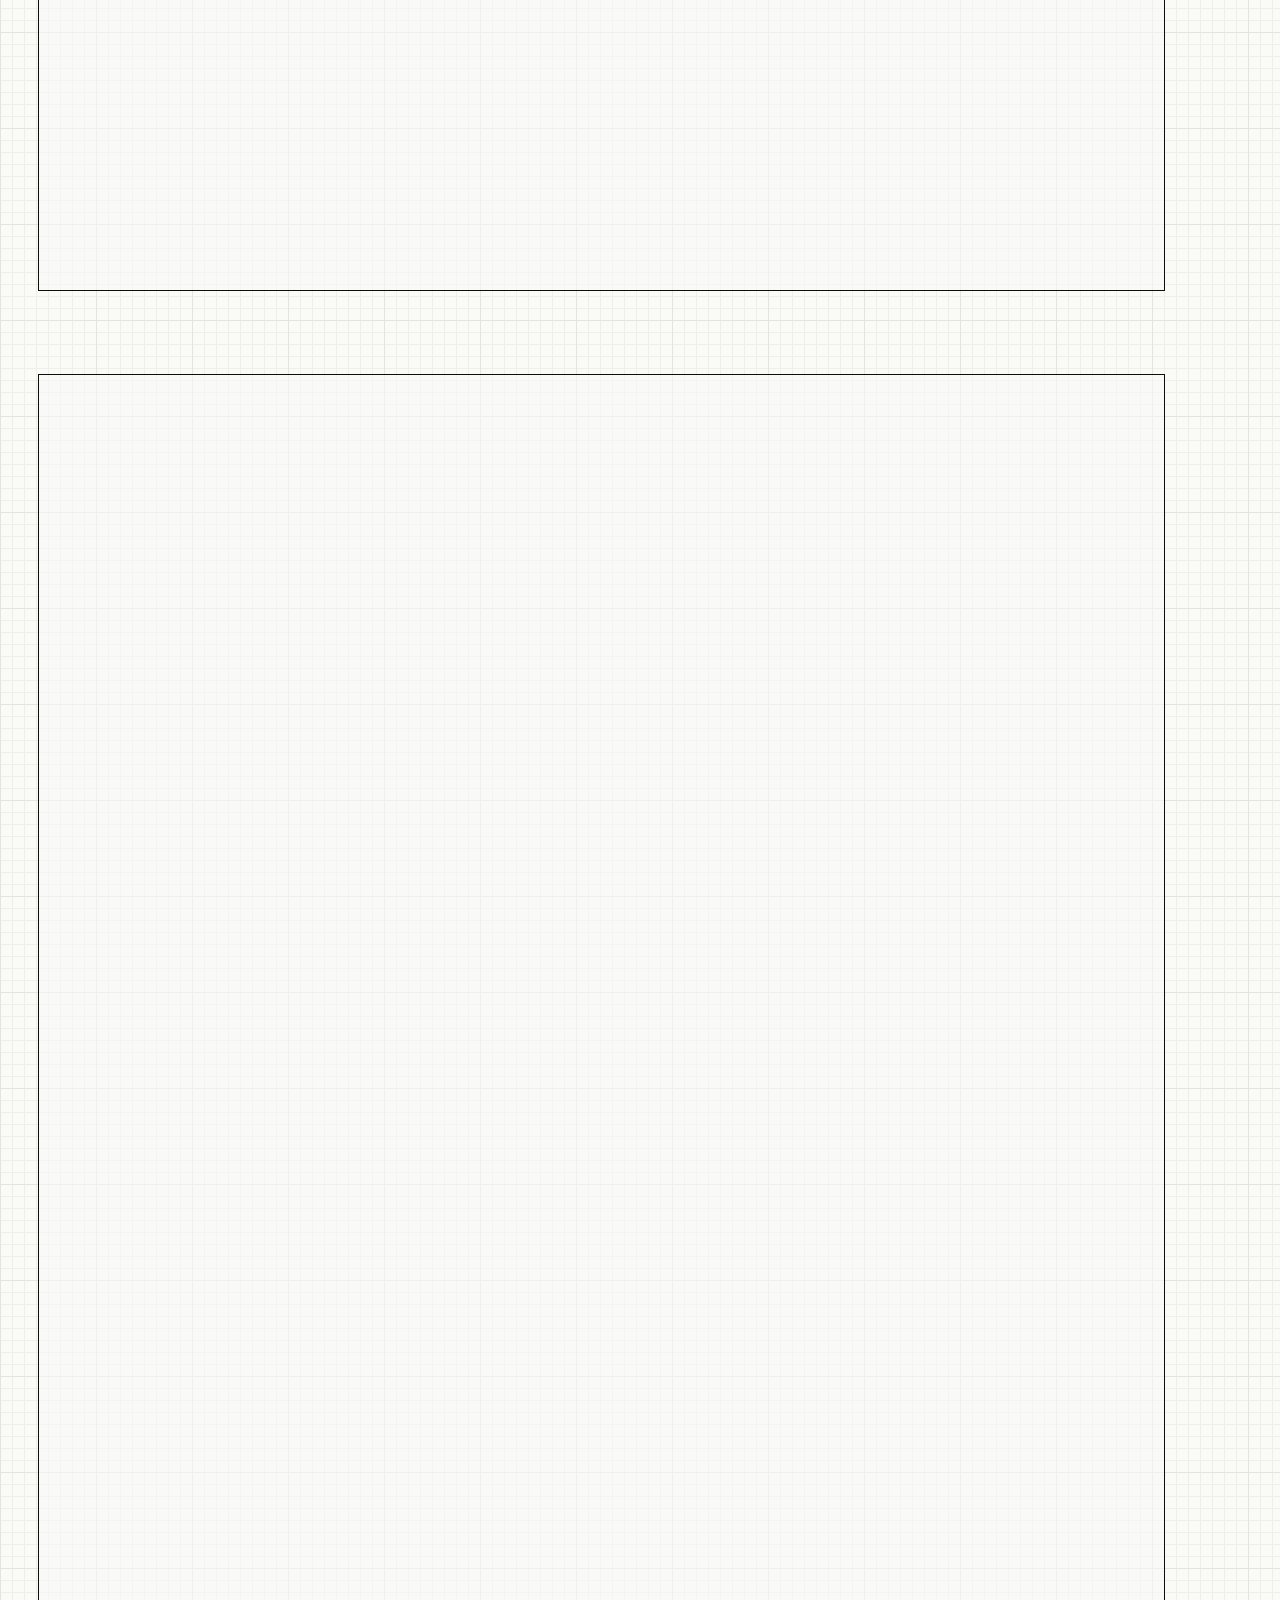
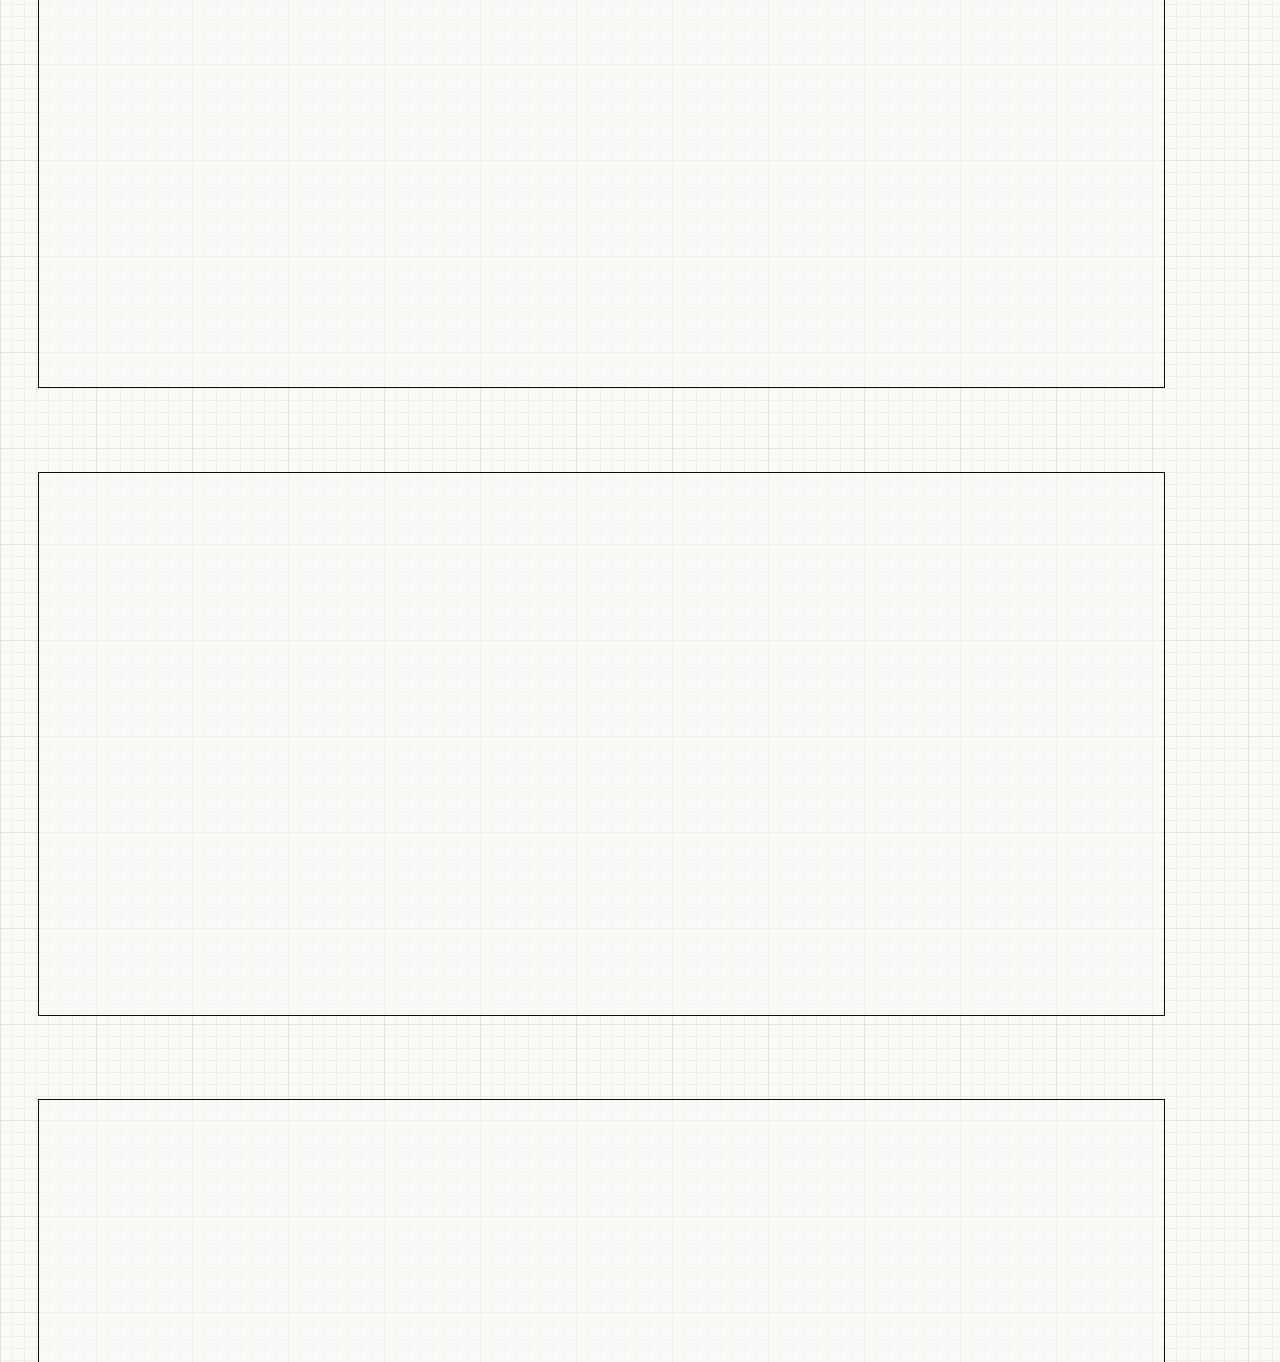
<file: operational-hub/guide/index.html>
<!DOCTYPE html>
<html lang="en">
<head>
<meta charset="UTF-8">
<meta name="viewport" content="width=device-width, initial-scale=1.0">
<title>Guide — how AI Operations Launch™ was built</title>
<meta name="description" content="The teaching artifact behind AI Operations Launch™: blueprint creative direction, the packet-advection SVG technique, the 30-day scrubber, the asset pipeline (code-drawn, plus one documented photographic plate), and the four-pass iteration log.">
<meta property="og:title" content="Guide — how AI Operations Launch™ was built">
<meta property="og:description" content="Sheet set G — creative direction, toolchain, the orchestration diagram explained, iteration log, deploy pipeline.">
<meta property="og:type" content="article">
<link rel="icon" href="data:image/svg+xml,%3Csvg xmlns='http://www.w3.org/2000/svg' viewBox='0 0 32 32'%3E%3Crect width='32' height='32' fill='%23FAFAF7'/%3E%3Cpath d='M4 16h8M20 16h8M16 4v8M16 20v8' stroke='%231B4DFF' stroke-width='1.5'/%3E%3Crect x='11' y='11' width='10' height='10' fill='none' stroke='%230D0D0C' stroke-width='2'/%3E%3Crect x='14' y='14' width='4' height='4' fill='%23FF4D00'/%3E%3C/svg%3E">
<link rel="preload" href="../assets/fonts/spacegrotesk.woff2" as="font" type="font/woff2" crossorigin>
<link rel="preload" href="../assets/fonts/plexmono-500.woff2" as="font" type="font/woff2" crossorigin>
<script>document.documentElement.classList.add('js');</script>
<link rel="stylesheet" href="../assets/css/main.css">
</head>
<body>
<a class="skip-link" href="#main">Skip to content</a>

<header class="site-head">
  <a class="site-head__brand" href="../" aria-label="AI Operations Launch — back to the site">
    <svg width="22" height="22" viewBox="0 0 32 32" aria-hidden="true"><path d="M4 16h8M20 16h8M16 4v8M16 20v8" stroke="#1B4DFF" stroke-width="1.5"/><rect x="11" y="11" width="10" height="10" fill="none" stroke="#0D0D0C" stroke-width="2"/><rect x="14" y="14" width="4" height="4" fill="#FF4D00"/></svg>
    <span class="b-name">AI Operations Launch™ <span class="b-sub">/ Guide</span></span>
  </a>
  <nav aria-label="Primary">
    <a href="#direction">Direction</a>
    <a href="#toolchain">Toolchain</a>
    <a href="#signature">Signature</a>
    <a href="#scrubber">Scrubber</a>
    <a href="#pipeline">Assets</a>
    <a href="#iteration">Iteration</a>
    <a href="../process/">Process</a>
  </nav>
  <a class="site-head__cta" href="../">← The site</a>
</header>

<div class="page">
<main id="main">

  <!-- ============ SHEET G-01 — COVER ============ -->
  <section class="sheet" aria-labelledby="h-cover">
    <header class="sheet__head">
      <span class="sh-no">Sheet G-01 / 07</span>
      <h1 class="sh-title" id="h-cover">Guide — how this site was built</h1>
      <span class="sh-fig">Teaching artifact</span>
      <span class="sh-scale">Read time ~9 min</span>
    </header>
    <div class="sheet__body reveal-group">
      <div data-reveal>
        <div class="hero__kicker">
          <span class="tag tag--box">As-built documentation</span>
          <span class="tag tag--box tag--blue">Sheet set G</span>
        </div>
        <h2 class="display-l" style="max-width: 20ch; margin-bottom: 24px;">A sales page drawn as an engineering document — and every line of it is a line of code.</h2>
      </div>
      <p class="lede" data-reveal>This page documents how AI Operations Launch™ was designed and engineered, generously enough that another designer-developer could reproduce every technique. No build tools, no frameworks — one HTML file per route, one stylesheet, one script, five small font files. Everything you see is drawn by code, with one second-edition exception: a single photographic plate (Fig 06), documented on the asset sheet below.</p>
    </div>
  </section>

  <!-- ============ SHEET G-02 — CREATIVE DIRECTION ============ -->
  <section class="sheet below-fold" id="direction" aria-labelledby="h-direction">
    <header class="sheet__head">
      <span class="sh-no">Sheet G-02 / 07</span>
      <h2 class="sh-title" id="h-direction">Concept &amp; creative direction</h2>
      <span class="sh-fig">The blueprint</span>
      <span class="sh-scale">Palette · type · layout</span>
    </header>
    <div class="sheet__body reveal-group">
      <div class="two-col">
        <div class="prose" data-reveal>
          <h3>Why a blueprint?</h3>
          <p>AI Operations Launch™ sells a 30-day <em>installation</em> — voice, WhatsApp and web chat wired into one operations system. The category it lives in is loud: gradients, glassmorphism, galaxy purple, promises. The creative decision was to do the opposite of magic: treat the offer like an engineering project and present it as a <strong>technical drawing set</strong>. Sheets, figure numbers, revision blocks, dimension ticks. If the pitch is “we install a system, measure it, and hand you the keys,” the page itself should feel like the document you'd sign off.</p>
          <p>Every section is literally framed as a numbered sheet (<code>Sheet 01 / 08</code>) with a title strip, a figure reference, and a scale note. The footer is a revision block. The form is <code>Form F-01</code>. The metaphor is carried all the way down or it isn't carried at all.</p>
          <h3>Palette</h3>
          <p>Paper <code>#FAFAF7</code>, ink <code>#0D0D0C</code>, signal orange <code>#FF4D00</code>, blueprint blue <code>#1B4DFF</code>, silver grid <code>#E4E4DE</code>. Light, technical, warm — deliberately against the dark-mode AI-site convention. Blue is reserved for thin lines and annotations (drawing pen no. 2); orange is the signal colour: packets, live markers, the CTA. Neither is ever used as a slab of background except the one orange button.</p>
          <h3>Type</h3>
          <p>Space Grotesk carries display and body; IBM Plex Mono carries <em>every</em> label, number and annotation — sheet titles, tags, day numbers, table headers, axis ticks. The rule that makes the drawing language read instantly: <strong>if it's data, it's mono; if it's an argument, it's grotesk.</strong> Captions follow drawing convention: <code>FIG 02 — ORCHESTRATION DIAGRAM</code>, letter-spaced, uppercase, small.</p>
        </div>
        <div data-reveal>
          <div class="fig-label" style="margin-bottom:16px;"><span class="fig-no">FIG G-01</span> The system in five inks</div>
          <svg viewBox="0 0 520 300" class="schem" style="width:100%;height:auto;border:1px solid var(--ink);background:var(--paper);" role="img" aria-label="Palette specimen: five swatches labelled paper, ink, signal, blueprint and silver, plotted like a drawing legend.">
            <g>
              <rect x="30" y="30" width="80" height="80" fill="#FAFAF7" stroke="#0D0D0C"/>
              <rect x="120" y="30" width="80" height="80" fill="#0D0D0C"/>
              <rect x="210" y="30" width="80" height="80" fill="#FF4D00"/>
              <rect x="300" y="30" width="80" height="80" fill="#1B4DFF"/>
              <rect x="390" y="30" width="80" height="80" fill="#E4E4DE"/>
              <text class="anno" x="70" y="128" text-anchor="middle">PAPER</text>
              <text class="anno" x="160" y="128" text-anchor="middle">INK</text>
              <text class="anno" x="250" y="128" text-anchor="middle">SIGNAL</text>
              <text class="anno" x="340" y="128" text-anchor="middle">BLUEPRINT</text>
              <text class="anno" x="430" y="128" text-anchor="middle">SILVER</text>
              <text class="anno" x="70" y="142" text-anchor="middle">#FAFAF7</text>
              <text class="anno" x="160" y="142" text-anchor="middle">#0D0D0C</text>
              <text class="anno" x="250" y="142" text-anchor="middle">#FF4D00</text>
              <text class="anno" x="340" y="142" text-anchor="middle">#1B4DFF</text>
              <text class="anno" x="430" y="142" text-anchor="middle">#E4E4DE</text>
              <path class="leader" d="M30,170 H470" />
              <text class="n-label" x="30" y="205">Aa Space Grotesk — display &amp; body</text>
              <text class="n-sub" x="30" y="232">AA IBM PLEX MONO — LABELS · NUMBERS · ANNOTATIONS</text>
              <text class="anno anno--blue" x="30" y="266">RULE: DATA IS MONO. ARGUMENT IS GROTESK.</text>
              <text class="anno" x="470" y="266" text-anchor="end">FIG G-01</text>
            </g>
          </svg>
          <div class="note-box" style="margin-top:20px;">
            <span class="tag tag--blue">Layout system</span>
            The visible grid is the body background itself: two pairs of CSS <code>repeating-linear-gradient</code> layers — a 96px major grid in silver over a 12px minor grid in a fainter tone. Sheets float on it at 55% paper opacity so the grid ghosts through. The crosshair registration marks on sheet corners are <code>::before</code>/<code>::after</code> pseudo-elements. Zero images, zero SVG backgrounds.
          </div>
        </div>
      </div>
    </div>
  </section>

  <!-- ============ SHEET G-03 — TOOLCHAIN ============ -->
  <section class="sheet below-fold" id="toolchain" aria-labelledby="h-toolchain">
    <header class="sheet__head">
      <span class="sh-no">Sheet G-03 / 07</span>
      <h2 class="sh-title" id="h-toolchain">Toolchain — who and what built this</h2>
      <span class="sh-fig">Bill of tools</span>
      <span class="sh-scale">Zero dependencies</span>
    </header>
    <div class="sheet__body reveal-group">
      <div class="two-col">
        <div class="prose" data-reveal>
          <p>This site is part of a 26-site collection with a shared thesis: <strong>AI doesn't replace taste — it amplifies the designer who has it.</strong> The direction, brief, critique and final judgment are Hannah Kwakye's; the engineering hands are Fable 5 (Anthropic's Claude), working as a designer-engineer inside the constraints below. Every decision on this page survived three critique passes before shipping.</p>
          <h3>The constraint set</h3>
          <ul>
            <li><strong>Static, hand-authored HTML/CSS/JS.</strong> No framework, no build step, no bundler. What ships is what was written.</li>
            <li><strong>Zero external requests.</strong> No CDNs, no analytics, no font services at runtime. The page is self-contained and works from a folder.</li>
            <li><strong>Zero libraries.</strong> The diagram engine, scrubber and reveal system are ~340 lines of vanilla JavaScript. <code>IntersectionObserver</code> + <code>requestAnimationFrame</code> cover everything a scroll library would.</li>
            <li><strong>Every drawing code-drawn.</strong> Schematics, mocks, grids and marks are pure HTML/CSS/SVG. The second edition admits exactly one raster: the Fig 06 photographic plate, AI-generated, art-directed and labelled as such — see the asset pipeline sheet.</li>
          </ul>
          <h3>Self-hosted fonts, plus a trick worth stealing</h3>
          <p>Space Grotesk (variable, 300–700) and IBM Plex Mono (400 + 500) are subsetted latin woff2 files, self-hosted, preloaded, <code>font-display: swap</code>. But latin subsets are missing the glyphs an engineering drawing leans on: <code>→</code>, <code>↗</code>, <code>≤</code>, <code>✓</code>. Left alone, those characters silently fall back to a system font — a one-pixel-wrong detail that reads as sloppiness. The fix costs ~3&nbsp;KB: two symbol-sliver fonts containing only those six glyphs, scoped with <code>unicode-range</code> so the browser only ever uses them for those code points.</p>
        </div>
        <div data-reveal>
          <pre class="code" aria-label="CSS code excerpt"><span class="c">/* symbol sliver — only the glyphs the latin
   subset is missing, scoped to their range */</span>
<span class="k">@font-face</span> {
  font-family: <span class="s">'IBM Plex Mono'</span>;
  src: url(<span class="s">'plexmono-sym.woff2'</span>) format(<span class="s">'woff2'</span>);
  font-weight: 400 500;
  <span class="k">unicode-range</span>: U+2190, U+2192, U+2197,
                 U+2264-2265, U+2713;
}</pre>
          <div class="note-box" style="margin-top:20px;">
            <span class="tag tag--blue">Payload discipline</span>
            First view transfers well under the collection's 250&nbsp;KB budget: five woff2 files (~55&nbsp;KB), one stylesheet, one deferred script, and HTML. The diagrams are inline SVG — they compress with the document and cost no requests. Long below-fold sections use <code>content-visibility:&nbsp;auto</code> so first paint doesn't lay out the whole sheet set.
          </div>
        </div>
      </div>
    </div>
  </section>

  <!-- ============ SHEET G-04 — SIGNATURE ============ -->
  <section class="sheet below-fold" id="signature" aria-labelledby="h-signature">
    <header class="sheet__head">
      <span class="sh-no">Sheet G-04 / 07</span>
      <h2 class="sh-title" id="h-signature">The signature — packets on a living schematic</h2>
      <span class="sh-fig">Fig G-02</span>
      <span class="sh-scale">How it works</span>
    </header>
    <div class="sheet__body reveal-group">
      <p class="lede" data-reveal style="margin-bottom: clamp(28px,4vw,44px);">The orchestration diagram on the main page assembles itself, then runs live: small orange packets travel the drawn wires, routed correctly for whichever scenario tab is active. Here is the entire technique, in four moves — reproducible in an afternoon.</p>
      <div class="two-col">
        <div class="prose" data-reveal>
          <h3>Move 1 — edges that draw themselves</h3>
          <p>Every wire is an SVG <code>&lt;path&gt;</code> plotted by hand on the viewBox grid, using only horizontal and vertical runs (schematics don't do diagonals). On load, each path's real length is measured with <code>getTotalLength()</code> and written into a custom property; CSS then does the classic dash trick — <code>stroke-dasharray: var(--len); stroke-dashoffset: var(--len)</code> — and an <code>IntersectionObserver</code> flips a class that transitions the offset to zero. The edge appears to be drawn with a pen.</p>
          <h3>Move 2 — packets as advected points</h3>
          <p>A packet is a <code>&lt;circle&gt;</code> whose position is sampled from a path. A route is just an ordered list of path ids. Each frame, distance travelled is advanced by <code>speed × Δt</code> (so speed is framerate-independent), the current segment is found, and <code>getPointAtLength()</code> converts that scalar distance into x,y. When the distance overruns a segment, the remainder carries into the next — packets never stutter at joints.</p>
          <h3>Move 3 — passing through the modules</h3>
          <p>The illusion that packets enter a node and emerge on the other side costs nothing: SVG paints in document order, and the node boxes are drawn <em>after</em> the packet layer. Invisible “transit paths” run beneath each box, so the packet keeps moving — occluded — and reappears at the exit pin at exactly the right moment. A segment id prefixed <code>!</code> is traversed in reverse; scenario S2 uses this to send a follow-up packet back out to WhatsApp.</p>
          <h3>Move 4 — re-routing live</h3>
          <p>The three scenario tabs each own a routing table: which segments a packet chains through, which standing lines dim, which modules run hot (orange stroke). Switching tabs clears in-flight packets, swaps the table, and the spawner simply reads the new one. The animation pauses whenever the diagram scrolls off-screen or the tab is hidden, and under <code>prefers-reduced-motion</code> packets never spawn at all — the diagram renders complete, with numbered step markers keyed to the written scenario below it.</p>
        </div>
        <div data-reveal>
          <pre class="code" aria-label="JavaScript code excerpt"><span class="c">// the advection loop, unabridged</span>
p.d += speed * dt / 1000;
<span class="k">while</span> (p.i &lt; p.segs.length
       &amp;&amp; p.d &gt; p.segs[p.i].len) {
  p.d -= p.segs[p.i].len;  <span class="c">// carry remainder</span>
  p.i++;                   <span class="c">// next wire</span>
}
<span class="k">const</span> s  = p.segs[p.i];
<span class="k">const</span> pt = s.el.getPointAtLength(
  s.rev ? s.len - p.d : p.d
);
p.c.setAttribute(<span class="s">'cx'</span>, pt.x);
p.c.setAttribute(<span class="s">'cy'</span>, pt.y);

<span class="c">// a scenario is only a routing table</span>
s3: {
  routes: [[<span class="s">'e-web-q'</span>, <span class="s">'tC'</span>,
    <span class="s">'e-q-staff'</span>, <span class="s">'t-staff'</span>,
    <span class="s">'e-staff-crm'</span>, <span class="s">'t-crm-top'</span>,
    <span class="s">'e-crm-summary'</span>, <span class="s">'t-sum'</span>,
    <span class="s">'e-summary-owner'</span>]],
  nodes: [<span class="s">'webchat'</span>, <span class="s">'qualify'</span>,
          <span class="s">'staff'</span>, <span class="s">'crm'</span>, ...]
}</pre>
          <div class="note-box" style="margin-top:20px;">
            <span class="tag tag--blue">Why not a canvas?</span>
            SVG keeps the diagram in the accessibility tree (it carries a full <code>role="img"</code> description), keeps the packet math trivial (<code>getPointAtLength</code> is free geometry), scales crisply at any zoom, and lets CSS own every visual state — hot nodes and dimmed wires are just classes. A canvas would buy nothing here but pixels.
          </div>
        </div>
      </div>
    </div>
  </section>

  <!-- ============ SHEET G-05 — SCRUBBER ============ -->
  <section class="sheet below-fold" id="scrubber" aria-labelledby="h-scrubber">
    <header class="sheet__head">
      <span class="sh-no">Sheet G-05 / 07</span>
      <h2 class="sh-title" id="h-scrubber">The 30-day scrubber</h2>
      <span class="sh-fig">D01–D30</span>
      <span class="sh-scale">Scroll-linked</span>
    </header>
    <div class="sheet__body reveal-group">
      <div class="two-col">
        <div class="prose" data-reveal>
          <p>The programme is thirty days, so the page is thirty days: a fixed rail on the right edge (a slim strip under the header on smaller screens) maps total scroll progress onto <code>D01–D30</code>, with week ticks at D01, D08, D15, D22 and D30. Scrolling the page <em>is</em> scrubbing the timeline — by the time you reach the engagement form you've arrived at D30, which is exactly the argument the offer wants to make.</p>
          <p>Inside Sheet 04 a second, sticky ruler runs the same mapping against that section alone, so the four week chapters scrub D01→D30 while you read them. Both are one cheap computation in a <code>requestAnimationFrame</code>-throttled scroll handler — no scroll library, no layout thrash; the marker moves with <code>transform</code> only.</p>
        </div>
        <div data-reveal>
          <pre class="code" aria-label="JavaScript code excerpt"><span class="c">// scroll → day, one line of arithmetic</span>
<span class="k">const</span> p   = scrollY / (scrollHeight - innerHeight);
<span class="k">const</span> day = 1 + Math.round(p * 29);
<span class="c">// weeks are lookup, not math</span>
W1 MAP 01–07 · W2 BUILD 08–14
W3 CONNECT 15–21 · W4 MEASURE 22–30</pre>
          <div class="note-box" style="margin-top:20px;">
            <span class="tag tag--blue">Motion language</span>
            Everything moves like an instrument, not an organism: short 200–400ms durations, a snap easing curve (<code>cubic-bezier(0.1, 0, 0, 1)</code>), <code>steps()</code> timing on state flips, and reveals that translate a strict 16px. Nothing bounces. Under reduced motion, transitions collapse to 1ms and every reveal is pre-completed.
          </div>
        </div>
      </div>
    </div>
  </section>

  <!-- ============ SHEET G-06 — ASSET PIPELINE ============ -->
  <section class="sheet below-fold" id="pipeline" aria-labelledby="h-pipeline">
    <header class="sheet__head">
      <span class="sh-no">Sheet G-06 / 07</span>
      <h2 class="sh-title" id="h-pipeline">Asset pipeline — drawn in code, plus one photograph</h2>
      <span class="sh-fig">Constraint → thesis</span>
      <span class="sh-scale">1 plate</span>
    </header>
    <div class="sheet__body reveal-group">
      <div class="two-col">
        <div class="prose" data-reveal>
          <p>The collection this site belongs to began in an environment with no stock libraries and no image generation — so “no photography” was first a constraint. It became a thesis: <strong>a designer who can draw with code doesn't need the stock library.</strong> On this site that still means:</p>
          <ul>
            <li><strong>The schematics</strong> (hero general arrangement, orchestration, decision tree) are hand-plotted inline SVG — coordinates chosen on paper first, on a consistent module grid, orthogonal runs only.</li>
            <li><strong>The UI mocks</strong> (daily summary, CRM sync) are HTML tables and lists styled to spec — which is why their type is perfectly crisp and their “data” is honest placeholder narrative, labelled as a spec render.</li>
            <li><strong>The grid, sheet frames, registration marks, dimension ticks</strong> are CSS gradients and pseudo-elements. The dimension tick under each statistic — <code>|——&nbsp;label&nbsp;——|</code> — is three tiny linear-gradients on a <code>::before</code>/<code>::after</code> pair.</li>
            <li><strong>The favicon</strong> is an inline SVG data-URI of the brand mark: a module square with crosshair pins and an orange core.</li>
          </ul>
          <p>The second edition amends the record deliberately rather than quietly: the site now carries <strong>exactly one raster image</strong> — the Fig 06 photographic plate on the handover sheet. The critique that prompted it was fair: the page was all system and no consequence. Fig 06 is the consequence — the staff member the handover rules exist to protect. One plate; more would dilute the drawing set.</p>
          <p>No route makes an external request; the plate is self-hosted WebP, lazy-loaded below the fold, so the first-view payload is unchanged.</p>
        </div>
        <div data-reveal>
          <div class="note-box">
            <span class="tag tag--blue">The Fig 06 imagery pipeline</span>
            The plate is AI-generated (Higgsfield Soul 2) — no real person is depicted, and the plate says so in its own margin. It was art-directed like a commissioned site-record photograph: one grade sentence (neutral window daylight, quiet documentary workplace tones, slightly desaturated), prompts ending with “no legible text anywhere”, candidates reviewed like a contact sheet — waxy skin, garbled lettering or extra fingers meant regeneration, not retouching.
          </div>
          <div class="note-box" style="margin-top:20px;">
            <span class="tag tag--blue">The duotone treatment, exactly</span>
            To sit on the sheet rather than on top of it, the photograph is graded into the drawing's own inks: chroma reduced to ~45%, then blended 55% with a luminance duotone ramped from deep blueprint <code>#10265E</code> (shadows) to paper <code>#FAFAF7</code> (highlights), with a slight contrast lift. Delivered as WebP q78 in two widths (1536w + 800w) via <code>srcset</code>, <code>loading="lazy"</code>, explicit dimensions. The leader-line annotations are an SVG overlay in the site's normal drawing furniture — the photo is captioned like a figure because here, it is one.
          </div>
        </div>
      </div>
    </div>
  </section>

  <!-- ============ SHEET G-07 — ITERATION LOG + DEPLOY ============ -->
  <section class="sheet below-fold" id="iteration" aria-labelledby="h-iteration">
    <header class="sheet__head">
      <span class="sh-no">Sheet G-07 / 07</span>
      <h2 class="sh-title" id="h-iteration">Iteration log &amp; deploy</h2>
      <span class="sh-fig">Passes 1–4</span>
      <span class="sh-scale">Rev A → D</span>
    </header>
    <div class="sheet__body reveal-group">
      <div class="two-col">
        <div data-reveal>
          <div class="fig-label" style="margin-bottom:16px;"><span class="fig-no">LOG</span> Four passes — three before ship, one second edition</div>
          <ol class="passlog">
            <li>
              <span class="pl-t">Pass 1 — design critique</span>
              <ul>
                <li>Full-page screenshots at 390 / 834 / 1440px exposed that scenario steps stacked — all three lists rendered at once because a display:grid rule silently beat the hidden attribute. Fixed with an explicit [hidden] rule and re-shot.</li>
                <li>Zoomed crops caught ≤, →, ↗ and ✓ falling back to a system font: the latin subsets don't carry them. Solved with 3&nbsp;KB unicode-range symbol slivers rather than rewording the annotations.</li>
                <li>The hero's “≤ 60 SEC” callout sat too close to a vertical wire at drawing scale; the annotation block was re-seated clear of the edge run.</li>
              </ul>
            </li>
            <li>
              <span class="pl-t">Pass 2 — elevation</span>
              <ul>
                <li>Deepened the scenario tabs from a visual toggle into full re-routing: standing lines dim, active modules run hot in signal orange, numbered step markers swap with the routing table, and S2 gained the reversed follow-up packet travelling back out to WhatsApp.</li>
                <li>Gave the assembly moment more ceremony: nodes snap in on a steps() curve after their wires finish drawing, and annotations fade in last — survey lines before buildings.</li>
                <li>Added the sticky in-section day ruler to Sheet 04 so the 30-day claim is scrubbed twice: once by the page, once by the programme itself.</li>
              </ul>
            </li>
            <li>
              <span class="pl-t">Pass 3 — ship quality</span>
              <ul>
                <li>Zero console errors across all three routes and widths; every anchor, footer link and cross-link resolves. One real bug caught here: <code>content-visibility</code> sections materialising mid-jump shifted long anchor scrolls, so a settle routine now re-aligns the target (and yields to any user input).</li>
                <li>Reduced-motion verified by emulation: diagrams render complete with numbered flow, packets never spawn, the scrubbers still read correctly as position indicators.</li>
                <li>Keyboard walk: skip link, roving-tabindex scenario tabs with arrow keys, focus-visible outlines on paper, form fully operable; SVG diagrams carry full prose descriptions.</li>
                <li>Proofread every sheet against the copy rule: outcomes and engineering targets only — industry figures appear once, labelled as illustrative ranges, never as promises.</li>
              </ul>
            </li>
            <li>
              <span class="pl-t">Pass 4 — second edition (Rev D)</span>
              <ul>
                <li>The brief promised “the full system drawn as one schematic” in the hero, but the fold was type-only. The general-arrangement schematic was redrawn compact and vertical and seated in the hero's right half — claim and machine now share the fold, packets running from first paint.</li>
                <li>One photographic plate added, and only one: Fig 06 on the handover sheet — the human in the loop. AI-generated, duotoned into the sheet's own inks, annotated with leader lines; pipeline and treatment documented on Sheet G-06.</li>
                <li>Hardened the diagrams' initial state: hidden pre-assembly styles now apply only when JavaScript is live (an <code>html.js</code> gate), and a viewport fallback force-completes any schematic the observer misses — deep links and jump scrolls can no longer land on a blank sheet. Without JavaScript the full static drawing renders immediately.</li>
                <li>The 30-day rail and programme ruler now keep score: day ticks snap on as the marker passes them. Copy widened for businesses beyond Ghana — summaries land at 07:30 in the owner's time zone, wherever that is.</li>
              </ul>
            </li>
          </ol>
        </div>
        <div class="prose" data-reveal>
          <h3>Deploy pipeline</h3>
          <p>The site deploys to Netlify from a monorepo of 26 sites — each site is a folder with its own <code>netlify.toml</code> publishing <code>.</code> (no build command, because there is no build). Immutable cache headers on <code>/assets/*</code>, conservative security headers on everything. The dossier form is Netlify Forms: a plain HTML <code>&lt;form data-netlify="true"&gt;</code> with a honeypot field, redirecting back to <code>/?success=1#engage</code>, where twelve lines of JavaScript swap the fieldset for the confirmation state.</p>
          <h3>What to steal</h3>
          <ul>
            <li>The <code>unicode-range</code> symbol-sliver pattern — fixes subset fallback everywhere, costs kilobytes.</li>
            <li>Routing tables + <code>getPointAtLength</code> — any “system diagram” can run live for ~100 lines.</li>
            <li>Transit paths under opaque nodes — free through-the-box packet illusion.</li>
            <li>Sheet framing as a copy discipline: numbering sections forces you to know what each one is <em>for</em>.</li>
          </ul>
          <p style="margin-top:1.6em;"><a class="btn" href="../process/">Read the design case study <span class="arrow" aria-hidden="true">→</span></a></p>
        </div>
      </div>
    </div>
  </section>
</main>

<footer class="rev-footer" aria-label="Revision block and site information">
  <div class="rev-footer__grid">
    <div class="rev-block">
      <table>
        <caption>Revision block — sheet set G</caption>
        <thead><tr><th scope="col">Rev</th><th scope="col">Date</th><th scope="col">Description</th><th scope="col">By</th></tr></thead>
        <tbody>
          <tr><td class="rv">A</td><td>2026-07-08</td><td>Guide drafted alongside the build</td><td>F5</td></tr>
          <tr><td class="rv">B</td><td>2026-07-09</td><td>Iteration log completed after pass 3</td><td>HK / F5</td></tr>
          <tr><td class="rv">C</td><td>2026-07-11</td><td>Second edition — imagery pipeline documented (Fig 06) · pass 4 logged</td><td>HK / F5</td></tr>
        </tbody>
      </table>
    </div>
    <div class="title-block">
      <div><span class="tb-l">Document</span><span class="tb-v">Guide — teaching artifact</span></div>
      <div><span class="tb-l">Belongs to</span><span class="tb-v"><a href="../">AI Operations Launch™</a></span></div>
      <div><span class="tb-l">Sibling</span><span class="tb-v"><a href="../process/">Process — design case study</a></span></div>
    </div>
  </div>
  <nav class="foot-nav" aria-label="Footer">
    <a href="../">← Back to the sheet set</a>
    <a href="../process/">Design case study — /process</a>
    <a href="https://hk-orvantis-intelligence.netlify.app" rel="noopener">Orvantis Intelligence ↗</a>
    <a href="https://hannah-kwakye.netlify.app" rel="noopener">All 26 sites ↗</a>
  </nav>
  <div class="credit">
    <span>Designed &amp; built by <a href="https://hannah-kwakye.netlify.app" rel="noopener">Hannah Kwakye</a> — engineered with Fable&nbsp;5 · every drawing is code; the one photographic plate (Fig 06) is AI-generated — no real person depicted</span>
    <span>© 2026 Orvantis Intelligence · Accra, Ghana · serving clients worldwide</span>
  </div>
</footer>
</div>

<script src="../assets/js/main.js" defer></script>
</body>
</html>
</file>
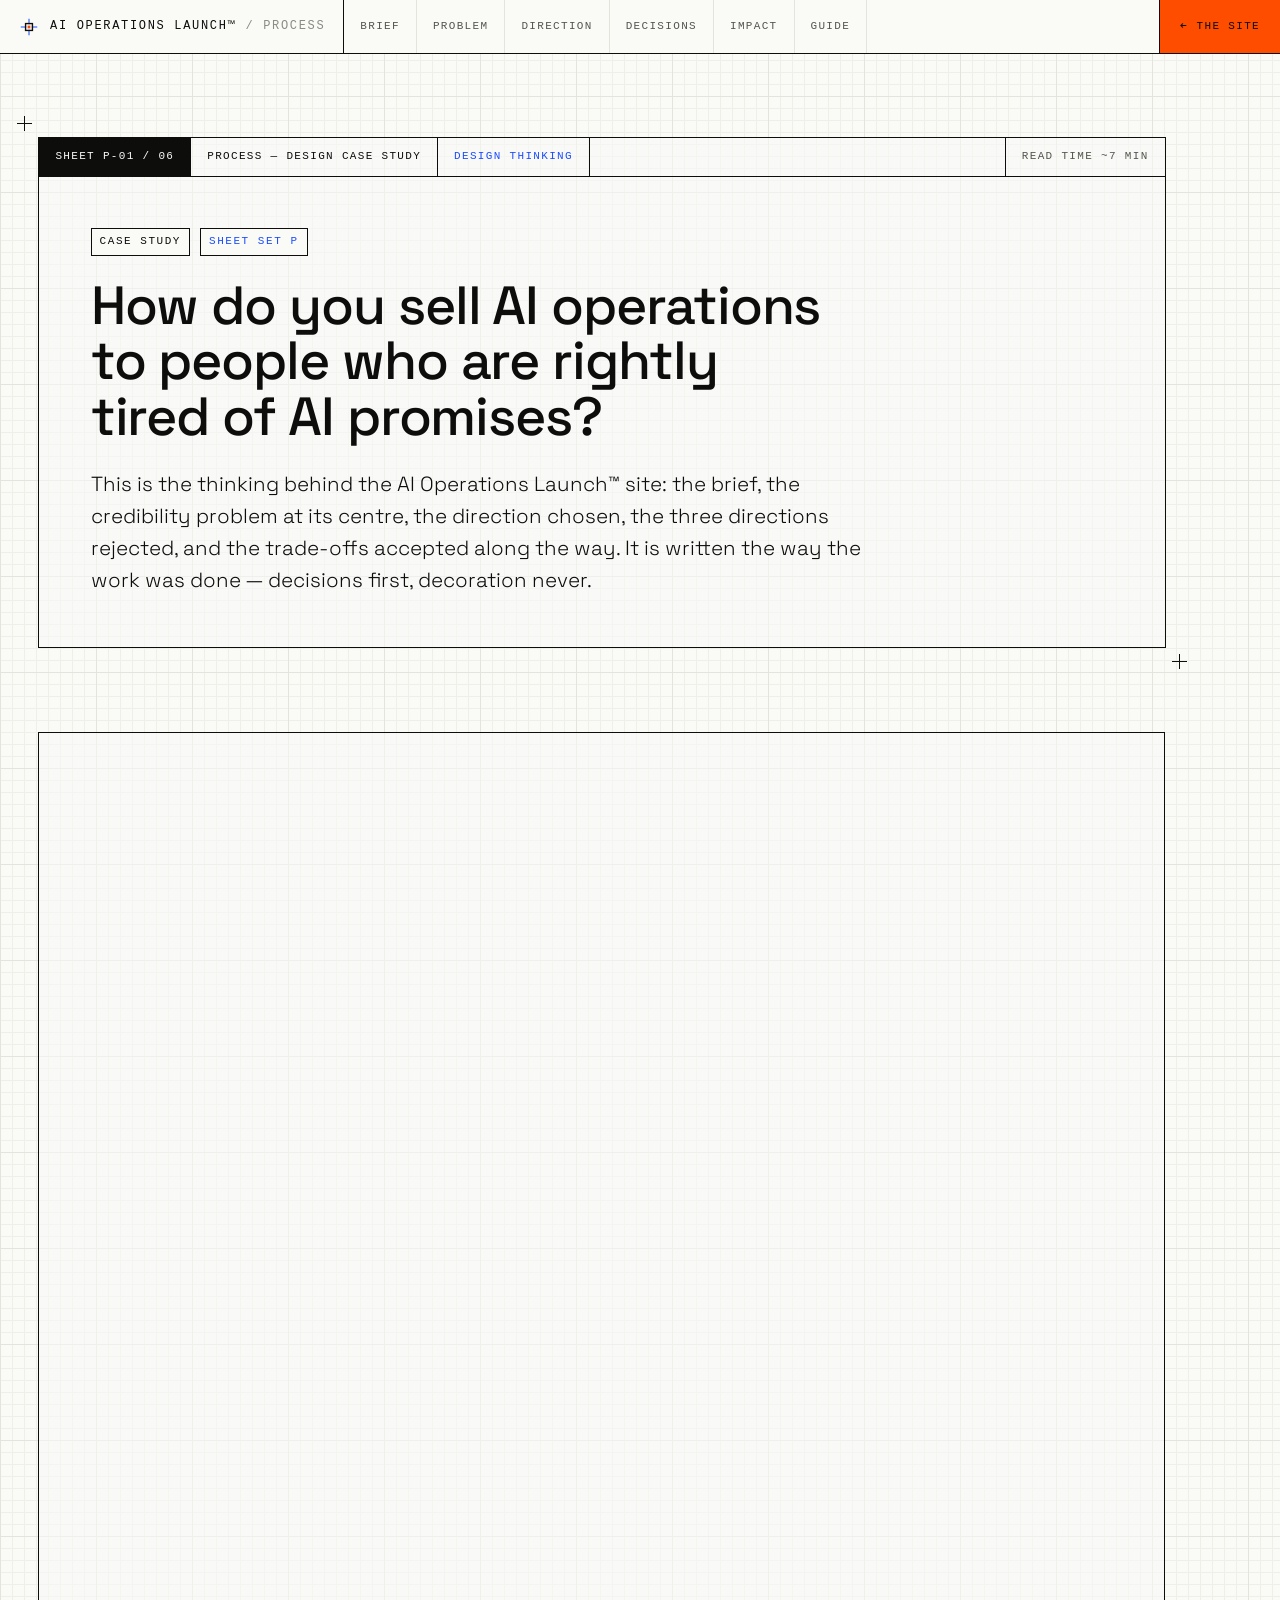
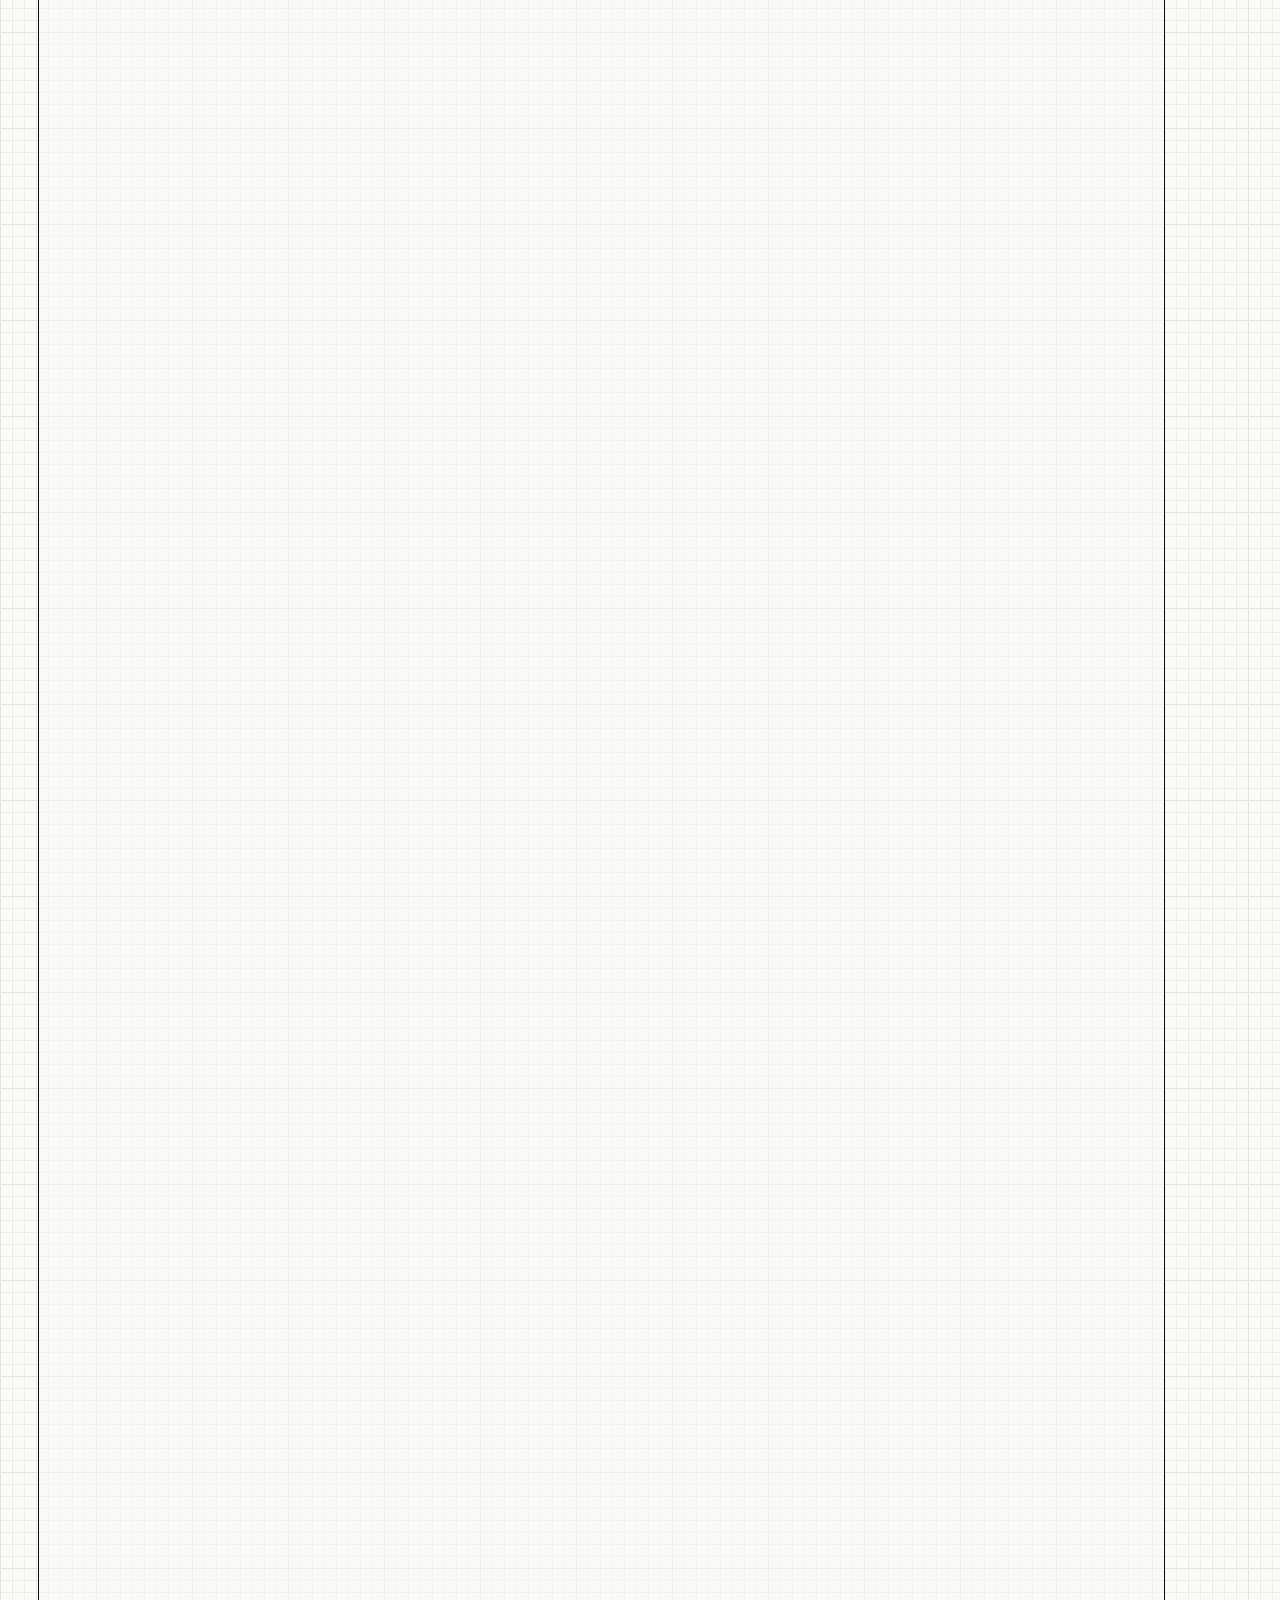
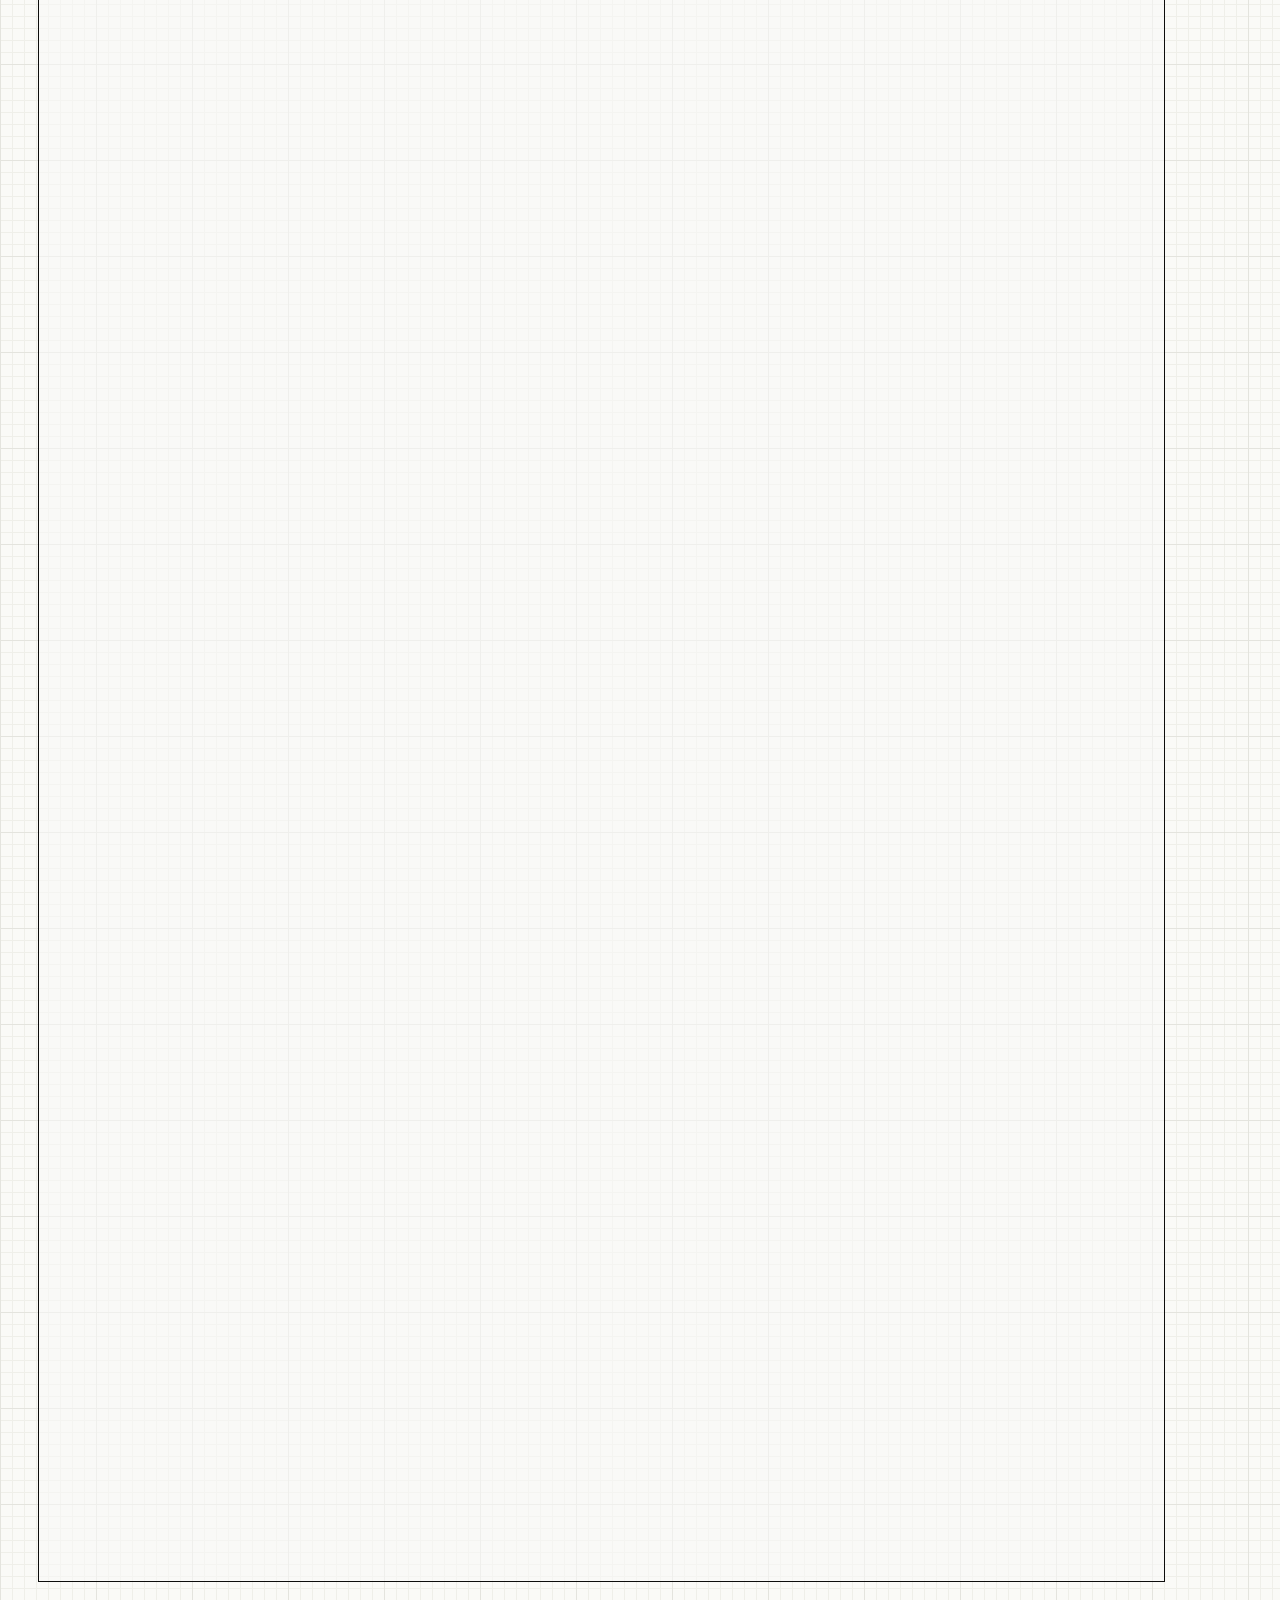
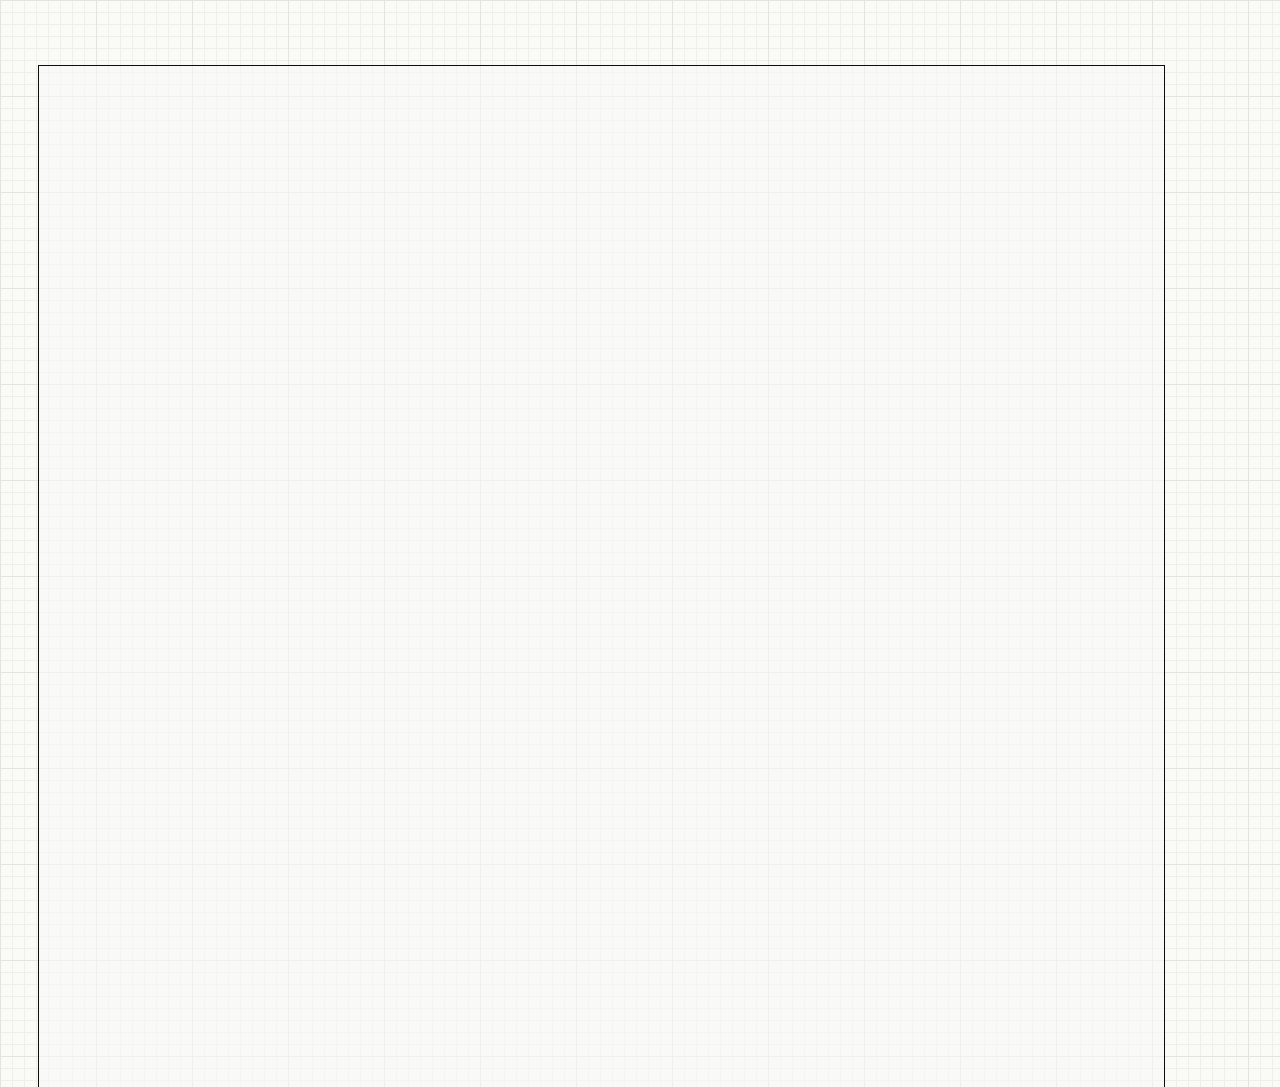
<file: operational-hub/process/index.html>
<!DOCTYPE html>
<html lang="en">
<head>
<meta charset="UTF-8">
<meta name="viewport" content="width=device-width, initial-scale=1.0">
<title>Process — the design case study behind AI Operations Launch™</title>
<meta name="description" content="The design-thinking case study behind AI Operations Launch™: the brief from Orvantis Intelligence, the credibility problem, the blueprint direction chosen, the directions rejected, and the trade-offs.">
<meta property="og:title" content="Process — the design case study behind AI Operations Launch™">
<meta property="og:description" content="Sheet set P — client &amp; brief, the problem, direction chosen vs rejected, key decisions, intended impact.">
<meta property="og:type" content="article">
<link rel="icon" href="data:image/svg+xml,%3Csvg xmlns='http://www.w3.org/2000/svg' viewBox='0 0 32 32'%3E%3Crect width='32' height='32' fill='%23FAFAF7'/%3E%3Cpath d='M4 16h8M20 16h8M16 4v8M16 20v8' stroke='%231B4DFF' stroke-width='1.5'/%3E%3Crect x='11' y='11' width='10' height='10' fill='none' stroke='%230D0D0C' stroke-width='2'/%3E%3Crect x='14' y='14' width='4' height='4' fill='%23FF4D00'/%3E%3C/svg%3E">
<link rel="preload" href="../assets/fonts/spacegrotesk.woff2" as="font" type="font/woff2" crossorigin>
<link rel="preload" href="../assets/fonts/plexmono-500.woff2" as="font" type="font/woff2" crossorigin>
<script>document.documentElement.classList.add('js');</script>
<link rel="stylesheet" href="../assets/css/main.css">
</head>
<body>
<a class="skip-link" href="#main">Skip to content</a>

<header class="site-head">
  <a class="site-head__brand" href="../" aria-label="AI Operations Launch — back to the site">
    <svg width="22" height="22" viewBox="0 0 32 32" aria-hidden="true"><path d="M4 16h8M20 16h8M16 4v8M16 20v8" stroke="#1B4DFF" stroke-width="1.5"/><rect x="11" y="11" width="10" height="10" fill="none" stroke="#0D0D0C" stroke-width="2"/><rect x="14" y="14" width="4" height="4" fill="#FF4D00"/></svg>
    <span class="b-name">AI Operations Launch™ <span class="b-sub">/ Process</span></span>
  </a>
  <nav aria-label="Primary">
    <a href="#brief">Brief</a>
    <a href="#problem">Problem</a>
    <a href="#direction">Direction</a>
    <a href="#decisions">Decisions</a>
    <a href="#impact">Impact</a>
    <a href="../guide/">Guide</a>
  </nav>
  <a class="site-head__cta" href="../">← The site</a>
</header>

<div class="page">
<main id="main">

  <!-- ============ SHEET P-01 — COVER ============ -->
  <section class="sheet" aria-labelledby="h-cover">
    <header class="sheet__head">
      <span class="sh-no">Sheet P-01 / 06</span>
      <h1 class="sh-title" id="h-cover">Process — design case study</h1>
      <span class="sh-fig">Design thinking</span>
      <span class="sh-scale">Read time ~7 min</span>
    </header>
    <div class="sheet__body reveal-group">
      <div data-reveal>
        <div class="hero__kicker">
          <span class="tag tag--box">Case study</span>
          <span class="tag tag--box tag--blue">Sheet set P</span>
        </div>
        <h2 class="display-l" style="max-width: 21ch; margin-bottom: 24px;">How do you sell AI operations to people who are rightly tired of AI promises?</h2>
      </div>
      <p class="lede" data-reveal>This is the thinking behind the AI Operations Launch™ site: the brief, the credibility problem at its centre, the direction chosen, the three directions rejected, and the trade-offs accepted along the way. It is written the way the work was done — decisions first, decoration never.</p>
    </div>
  </section>

  <!-- ============ SHEET P-02 — CLIENT & BRIEF ============ -->
  <section class="sheet below-fold" id="brief" aria-labelledby="h-brief">
    <header class="sheet__head">
      <span class="sh-no">Sheet P-02 / 06</span>
      <h2 class="sh-title" id="h-brief">The client &amp; the brief</h2>
      <span class="sh-fig">Orvantis</span>
      <span class="sh-scale">Framework No. 03</span>
    </header>
    <div class="sheet__body reveal-group">
      <div class="two-col">
        <div class="prose" data-reveal>
          <p><strong>Orvantis Intelligence</strong> is an AI-adoption consultancy with a deliberately quiet voice: measured, human-governed, allergic to hype. AI Operations Launch™ is its productised offer — a 30-day framework that wires AI voice agents, WhatsApp sales agents, web chat, lead qualification, booking and follow-up into one system, with every conversation captured to CRM, staff handover rules, and a daily executive summary.</p>
          <p>The brief asked for a flagship page that could carry a real engagement pipeline. Three requirements were fixed from day one:</p>
          <ul>
            <li><strong>Communicate the outcome, not the technology.</strong> Faster response, more booked customers, better follow-up, on record — never model names, never “powered by”.</li>
            <li><strong>Stay honest.</strong> No invented client results, no fabricated metrics. Industry figures allowed only as clearly-labelled illustrative ranges.</li>
            <li><strong>Feel engineered.</strong> The offer's whole differentiation is discipline — a programme, rules, measurement. The page must embody that discipline, not just claim it.</li>
          </ul>
          <p class="small muted">The parent brand's site is a separate, deliberately cinematic experience — <a href="https://hk-orvantis-intelligence.netlify.app" rel="noopener">Orvantis Intelligence</a>. This page is its practical, daylight counterpart, and each links to the other.</p>
        </div>
        <div data-reveal>
          <div class="note-box">
            <span class="tag tag--blue">Audience</span>
            Owners and operators of service businesses — clinics, agencies, trades, retailers with WhatsApp counters — whose phones ring more than their teams can answer. Technically unsentimental. They have seen AI demos; they have not seen anyone offer to <em>install, measure and hand over</em> a system in writing. The page speaks to the person who signs things, not the person who configures things.
          </div>
          <div class="note-box" style="margin-top:20px;">
            <span class="tag tag--blue">Success criteria</span>
            A reader should be able to answer, without scrolling back: what gets installed, in how many days, what their staff still own, what lands on their desk each morning, and what happens when they submit the form. If any answer is fuzzy, the page has failed regardless of how it looks.
          </div>
        </div>
      </div>
    </div>
  </section>

  <!-- ============ SHEET P-03 — THE PROBLEM ============ -->
  <section class="sheet below-fold" id="problem" aria-labelledby="h-problem">
    <header class="sheet__head">
      <span class="sh-no">Sheet P-03 / 06</span>
      <h2 class="sh-title" id="h-problem">The problem — a category that burned its own credibility</h2>
      <span class="sh-fig">Survey</span>
      <span class="sh-scale">Constraint map</span>
    </header>
    <div class="sheet__body reveal-group">
      <div class="prose" data-reveal>
        <p>Every AI-agency site makes the same three moves: a dark gradient, a wall of logos, and a promise with a percentage on it. The audience has learned to discount all three. That's the real design problem — not “make AI look impressive” but <strong>make competence look different from hype</strong>, using only what can honestly be shown.</p>
        <p>The constraints sharpen it further. There are no client case studies to lean on (the offer is productised, and the collection's rules forbid inventing results). The deliverable is invisible — wiring, rules, and habits, not a shiny app. And the reader's attention is shortest exactly where most AI sites spend longest: the part where they explain how clever the technology is.</p>
        <p>So the page had to generate trust <em>structurally</em>: through specificity (a named programme, day by day), through governance shown as a first-class feature (handover rules drawn as a decision tree, not buried in an FAQ), and through a visual language borrowed from a profession that has spent a century earning the reader's default trust — the engineering drawing.</p>
      </div>
    </div>
  </section>

  <!-- ============ SHEET P-04 — DIRECTION ============ -->
  <section class="sheet below-fold" id="direction" aria-labelledby="h-direction">
    <header class="sheet__head">
      <span class="sh-no">Sheet P-04 / 06</span>
      <h2 class="sh-title" id="h-direction">Direction chosen — and three rejected</h2>
      <span class="sh-fig">Fig P-01</span>
      <span class="sh-scale">Options A–D</span>
    </header>
    <div class="sheet__body reveal-group">
      <div class="prose" data-reveal style="margin-bottom: clamp(24px,3vw,40px);">
        <p><strong>Chosen — D, “the blueprint.”</strong> Present the offer as a technical drawing set: numbered sheets, figure captions, a revision block, a form that reads like a document you countersign. The signature moment makes the promise literal: the system is drawn as a schematic that assembles itself, then <em>runs</em> — message packets travelling the wires, re-routed live by scenario. The page doesn't say “we build reliable systems”; it behaves like one for the entire scroll.</p>
      </div>
      <ul class="speclist" data-reveal>
        <li><span class="s-id">OPTION A — REJECTED</span><strong>Dark neural gradient</strong><span>The category default: obsidian, glow, particle mesh. Rejected because it is visually indistinguishable from the hype the offer competes against — and the parent Orvantis site already owns the dark cinematic register in this collection.</span></li>
        <li><span class="s-id">OPTION B — REJECTED</span><strong>Dashboard-first SaaS page</strong><span>Lead with product screenshots and metric cards. Rejected: the offer is a service framework, not a SaaS; convincing screenshots would require inventing numbers, which the honesty rule forbids. The two spec renders that survived are clearly labelled as spec renders.</span></li>
        <li><span class="s-id">OPTION C — REJECTED</span><strong>Cinematic scroll narrative</strong><span>A slow, chaptered story in the Orvantis register. Rejected: this audience wants the terms, not the atmosphere — and the collection's rule of one exclusive technique per site reserves that language for the parent brand.</span></li>
        <li><span class="s-id">OPTION D — CHOSEN</span><strong>The blueprint / sheet set</strong><span>Light, technical, warm. Trust borrowed from engineering convention, then earned by specificity: 30 named days, 6 handover rules, 4 measurable targets, 1 revision block. Every motion behaves like an instrument.</span></li>
      </ul>
    </div>
  </section>

  <!-- ============ SHEET P-05 — DECISIONS & TRADE-OFFS ============ -->
  <section class="sheet below-fold" id="decisions" aria-labelledby="h-decisions">
    <header class="sheet__head">
      <span class="sh-no">Sheet P-05 / 06</span>
      <h2 class="sh-title" id="h-decisions">Key decisions &amp; trade-offs</h2>
      <span class="sh-fig">D-01–D-07</span>
      <span class="sh-scale">With costs attached</span>
    </header>
    <div class="sheet__body reveal-group">
      <div class="two-col">
        <div data-reveal>
          <ol class="rules">
            <li><span class="r-id">D-01</span><div class="r-body"><strong>Light palette against a dark category</strong><span>Paper and ink make the page read as a document, not a demo — at the cost of instant “AI-ness”. Accepted: differentiation was the point.</span></div></li>
            <li><span class="r-id">D-02</span><div class="r-body"><strong>Figures only as labelled ranges</strong><span>The problem section quantifies missed conversations with illustrative industry ranges, each stamped as such, with a plain-language disclaimer. Weaker than a hard claim; trustworthy where a hard claim would not be.</span></div></li>
            <li><span class="r-id">D-03</span><div class="r-body"><strong>Targets, not testimonials</strong><span>With no client results to show, outcomes are framed as engineering targets (T-01–T-04) the install is measured against in week four — verifiable structure instead of borrowed praise.</span></div></li>
            <li><span class="r-id">D-04</span><div class="r-body"><strong>Handover rules as a centrepiece</strong><span>Staff-in-the-loop governance gets its own sheet, drawn as a decision tree whose every branch ends in the CRM. It slows the sales narrative down; it also answers the reader's real fear before they've voiced it.</span></div></li>
            <li><span class="r-id">D-05</span><div class="r-body"><strong>SVG over canvas for the signature</strong><span>Packets on SVG paths keep the diagram accessible, zoomable and CSS-stateable. The trade-off is a hard ceiling on packet count — irrelevant here, and the discipline keeps the scene calm.</span></div></li>
            <li><span class="r-id">D-06</span><div class="r-body"><strong>Metaphor carried to the fine print</strong><span>Sheet numbers, drawing numbers, Form F-01, a real revision block in the footer. The risk is preciousness; the mitigation is that every artefact carries actual information. Nothing is engraving for engraving's sake.</span></div></li>
            <li><span class="r-id">D-07</span><div class="r-body"><strong>One photograph, exactly (Rev D)</strong><span>The first edition was all system, no consequence. The second adds a single AI-generated plate (Higgsfield Soul 2, art-directed as one site-record shot; no real person depicted) at the handover sheet — the staff member the rules protect — duotoned into the drawing's own inks and framed as Fig 06. One human proof-point; a second photograph would have started dissolving the drawing set.</span></div></li>
          </ol>
        </div>
        <div class="prose" data-reveal>
          <h3>What the motion is for</h3>
          <p>Every animated element re-states the offer. The diagram assembling is the 30-day install. The packets are conversations that don't get dropped. The scenario tabs are the system coping with reality — the missed call, the midnight enquiry, the complaint that needs a human. The day rail turns reading the page into completing the programme. Motion that couldn't justify itself in those terms was cut; that's why there is no parallax, no cursor confetti, no scroll-jacking.</p>
          <h3>What was hardest</h3>
          <p>Tone. The copy had to sound like someone you'd trust with your phone lines: confident without swagger, specific without jargon. The test applied to every sentence was “would this survive being read aloud to a sceptical business owner at 7:30 in the morning?” — the same hour their daily summary would arrive. Sentences that flexed were rewritten to inform.</p>
        </div>
      </div>
    </div>
  </section>

  <!-- ============ SHEET P-06 — IMPACT ============ -->
  <section class="sheet below-fold" id="impact" aria-labelledby="h-impact">
    <header class="sheet__head">
      <span class="sh-no">Sheet P-06 / 06</span>
      <h2 class="sh-title" id="h-impact">Intended impact — framed as design goals</h2>
      <span class="sh-fig">G-01–G-04</span>
      <span class="sh-scale">Capability shown</span>
    </header>
    <div class="sheet__body reveal-group">
      <div class="prose" data-reveal>
        <p>Because this is a live offer rather than a finished engagement, impact is stated the only honest way — as the design goals the page is built to and the capability it demonstrates:</p>
        <ul>
          <li><strong>G-01 — Comprehension:</strong> a first-time reader can state the offer's what / how long / who stays in control after one pass. The success-criteria questions on Sheet P-02 are the acceptance test.</li>
          <li><strong>G-02 — Differentiation:</strong> the page is unmistakable at thumbnail size — paper, grid, one orange signal — in a category of interchangeable dark gradients.</li>
          <li><strong>G-03 — Trust mechanics:</strong> every number is either a labelled illustrative range or a stated target; governance is drawn, not asserted. Credibility comes from structure, not adjectives.</li>
          <li><strong>G-04 — Craft as evidence:</strong> a zero-dependency, accessible, reduced-motion-correct build — code-drawn throughout, save one labelled photographic plate — is itself the portfolio argument: the same care promised for the client's operations, applied to the page selling it.</li>
        </ul>
        <p>For how each of those goals was implemented — the packet engine, the symbol-sliver fonts, the four-pass iteration log — the <a href="../guide/">guide</a> is the companion document.</p>
        <p style="margin-top:1.8em;"><a class="btn btn--signal" href="../#engage">Request the framework dossier <span class="arrow" aria-hidden="true">→</span></a></p>
      </div>
    </div>
  </section>
</main>

<footer class="rev-footer" aria-label="Revision block and site information">
  <div class="rev-footer__grid">
    <div class="rev-block">
      <table>
        <caption>Revision block — sheet set P</caption>
        <thead><tr><th scope="col">Rev</th><th scope="col">Date</th><th scope="col">Description</th><th scope="col">By</th></tr></thead>
        <tbody>
          <tr><td class="rv">A</td><td>2026-07-08</td><td>Case study drafted from the working brief</td><td>HK</td></tr>
          <tr><td class="rv">B</td><td>2026-07-09</td><td>Decisions log finalised at ship</td><td>HK / F5</td></tr>
          <tr><td class="rv">C</td><td>2026-07-11</td><td>Second edition — imagery decision D-07 logged</td><td>HK / F5</td></tr>
        </tbody>
      </table>
    </div>
    <div class="title-block">
      <div><span class="tb-l">Document</span><span class="tb-v">Process — design case study</span></div>
      <div><span class="tb-l">Belongs to</span><span class="tb-v"><a href="../">AI Operations Launch™</a></span></div>
      <div><span class="tb-l">Sibling</span><span class="tb-v"><a href="../guide/">Guide — teaching artifact</a></span></div>
    </div>
  </div>
  <nav class="foot-nav" aria-label="Footer">
    <a href="../">← Back to the sheet set</a>
    <a href="../guide/">How it was built — /guide</a>
    <a href="https://hk-orvantis-intelligence.netlify.app" rel="noopener">Orvantis Intelligence ↗</a>
    <a href="https://hannah-kwakye.netlify.app" rel="noopener">All 26 sites ↗</a>
  </nav>
  <div class="credit">
    <span>Designed &amp; built by <a href="https://hannah-kwakye.netlify.app" rel="noopener">Hannah Kwakye</a> — engineered with Fable&nbsp;5 · every drawing is code; the one photographic plate (Fig 06) is AI-generated — no real person depicted</span>
    <span>© 2026 Orvantis Intelligence · Accra, Ghana · serving clients worldwide</span>
  </div>
</footer>
</div>

<script src="../assets/js/main.js" defer></script>
</body>
</html>
</file>
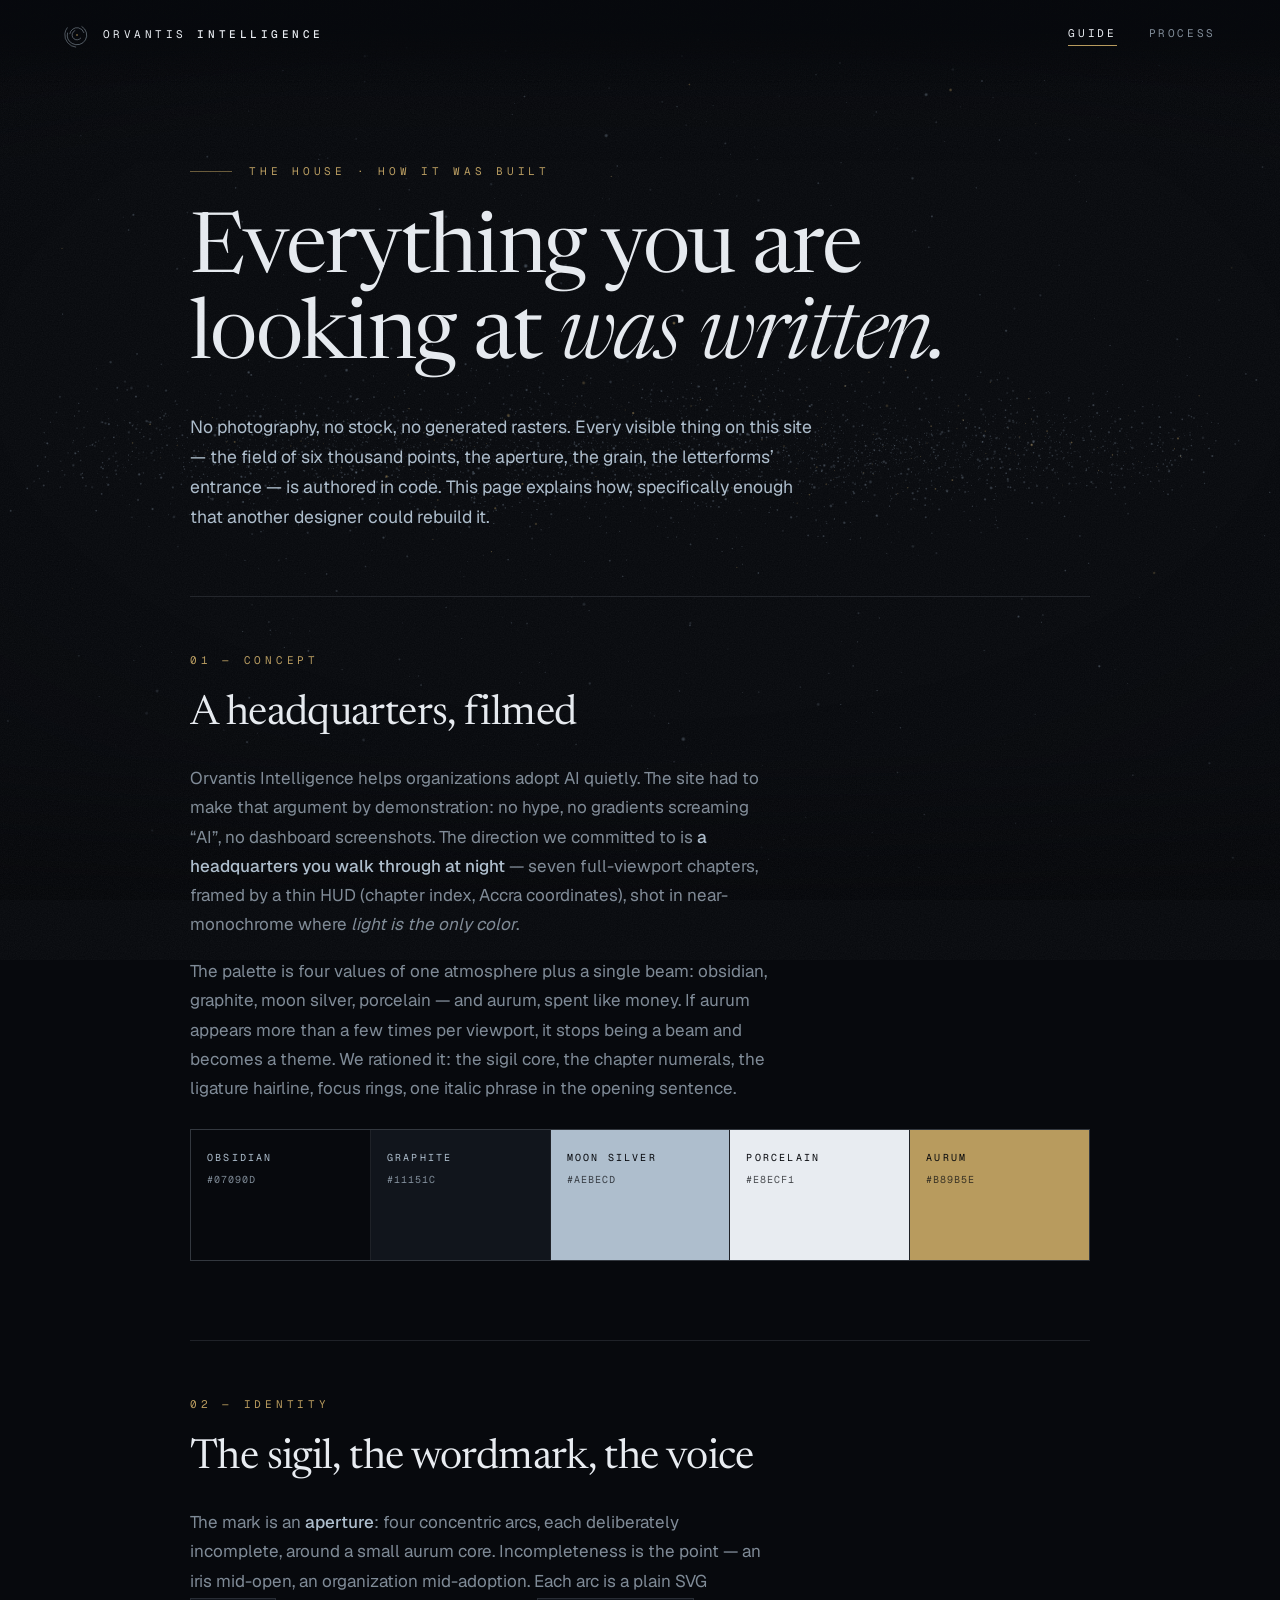
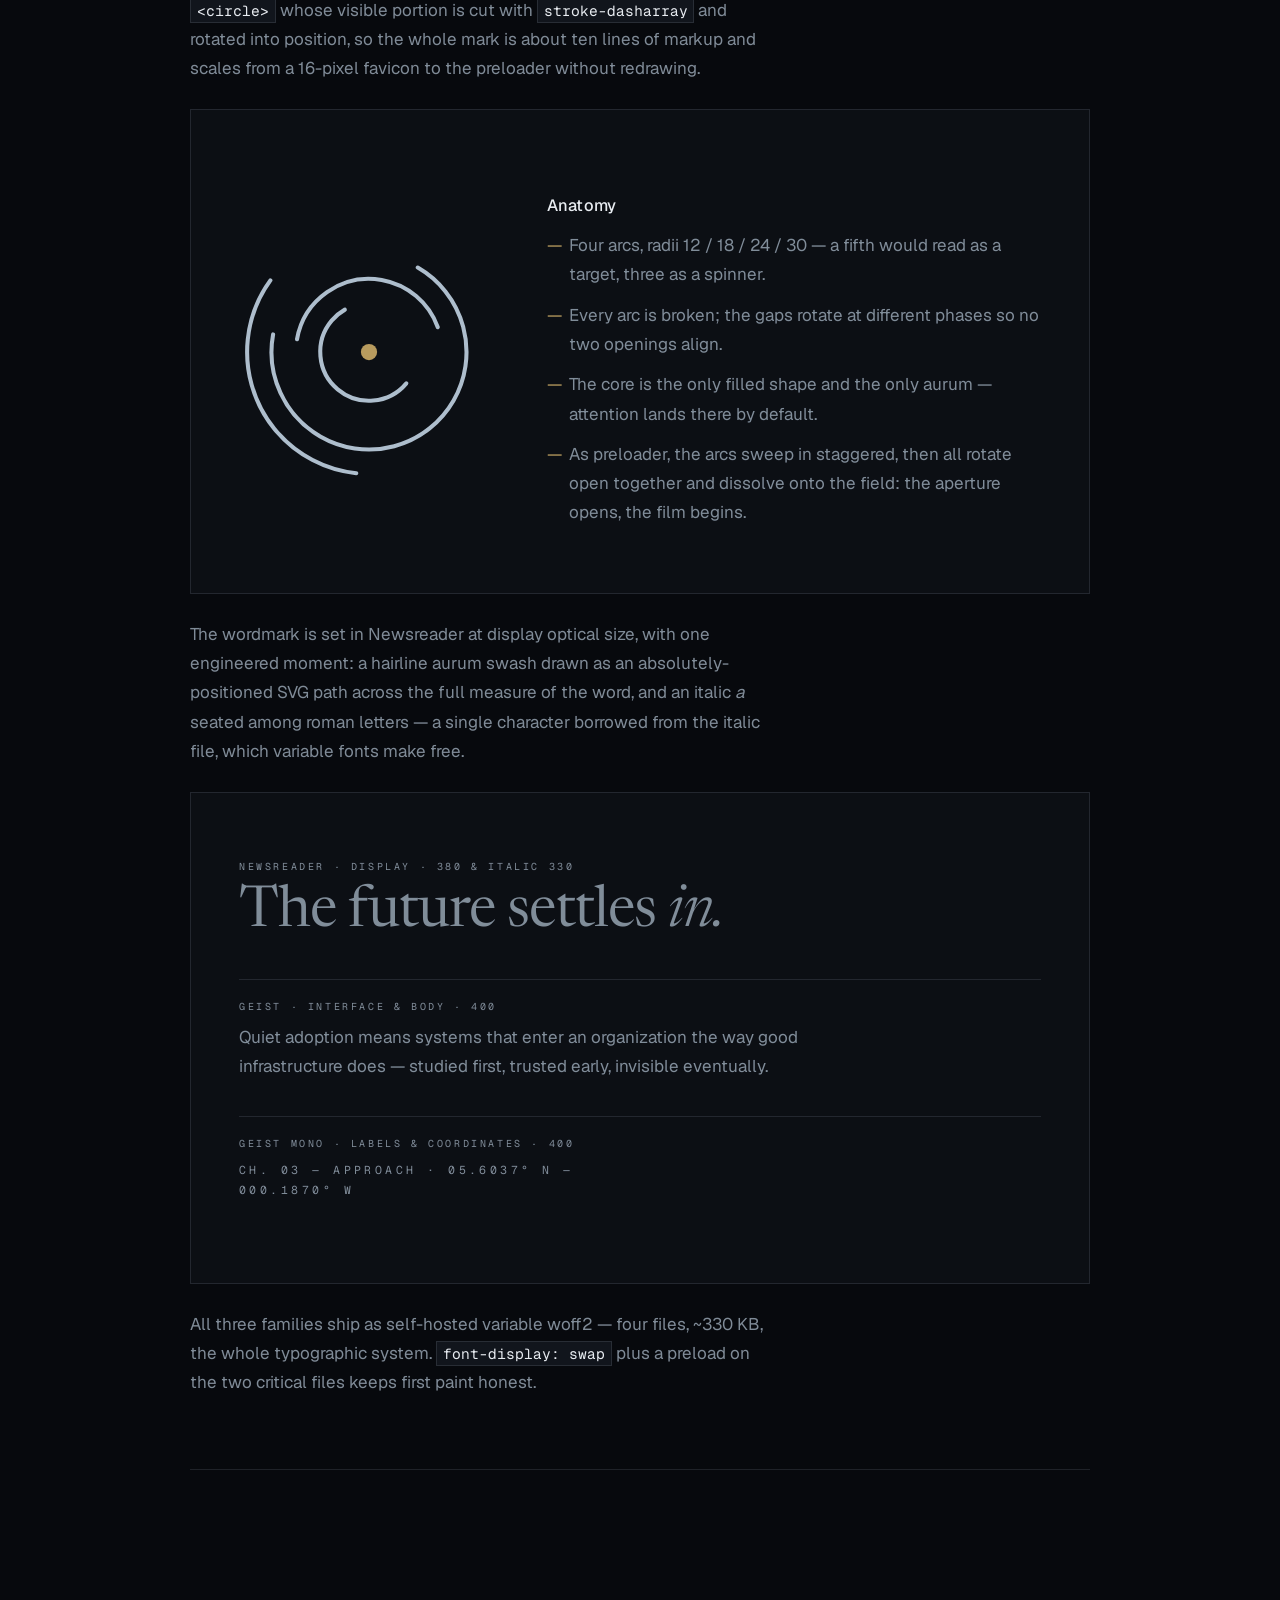
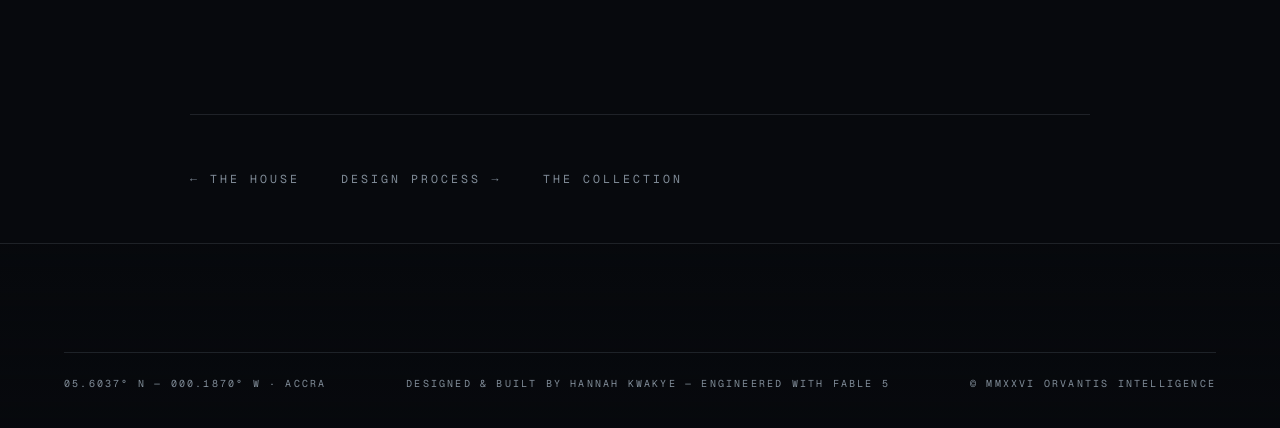
<file: orvantis-intelligence/guide/index.html>
<!DOCTYPE html>
<html lang="en">
<head>
<meta charset="utf-8">
<meta name="viewport" content="width=device-width, initial-scale=1">
<link rel="canonical" href="https://orvantisintelligence.com/guide/">
<title>Guide — How Orvantis Intelligence was built</title>
<meta name="description" content="How the Orvantis Intelligence site was designed and engineered: the identity system, the raw-WebGL intelligence field, the film-grain atmosphere, and the iteration log.">
<meta property="og:title" content="Guide — How Orvantis Intelligence was built">
<meta property="og:description" content="The identity system, the raw-WebGL intelligence field, and the craft decisions behind a cinematic headquarters — explained so another designer could reproduce them.">
<meta property="og:type" content="article">
<link rel="icon" href="data:image/svg+xml,%3Csvg xmlns='http://www.w3.org/2000/svg' viewBox='0 0 64 64'%3E%3Crect width='64' height='64' fill='%2307090D'/%3E%3Cg fill='none' stroke='%23AEBECD' stroke-width='2.5' stroke-linecap='round'%3E%3Ccircle cx='32' cy='32' r='24' stroke-dasharray='104 46.8' transform='rotate(300 32 32)'/%3E%3Ccircle cx='32' cy='32' r='15' stroke-dasharray='62 32.2' transform='rotate(120 32 32)'/%3E%3C/g%3E%3Ccircle cx='32' cy='32' r='5' fill='%23B89B5E'/%3E%3C/svg%3E">
<link rel="preload" href="../assets/fonts/newsreader-var.woff2" as="font" type="font/woff2" crossorigin>
<link rel="preload" href="../assets/fonts/geist-var.woff2" as="font" type="font/woff2" crossorigin>
<link rel="stylesheet" href="../assets/css/main.css">
<noscript><style>.fade{opacity:1;transform:none}</style></noscript>
</head>
<body class="doc-page">

<a class="skip-link" href="#main">Skip to content</a>

<!-- sigil symbol -->
<svg width="0" height="0" style="position:absolute" aria-hidden="true" focusable="false">
  <defs>
    <g id="sigil">
      <g fill="none" stroke-width="1" stroke-linecap="round" class="sigil-arcs" style="stroke:var(--sigil-stroke,#AEBECD)">
        <circle class="sigil-arc" cx="32" cy="32" r="30" stroke-dasharray="62.8 125.7" transform="rotate(96 32 32)"/>
        <circle class="sigil-arc" cx="32" cy="32" r="24" stroke-dasharray="104.7 46.1" transform="rotate(300 32 32)"/>
        <circle class="sigil-arc" cx="32" cy="32" r="18" stroke-dasharray="47.1 66" transform="rotate(190 32 32)"/>
        <circle class="sigil-arc" cx="32" cy="32" r="12" stroke-dasharray="41.9 33.5" transform="rotate(40 32 32)"/>
      </g>
      <circle class="sigil-core" cx="32" cy="32" r="2" style="fill:var(--sigil-fill,#B89B5E)"/>
    </g>
  </defs>
</svg>

<canvas class="field-canvas" id="field" aria-hidden="true"></canvas>
<div class="vignette" aria-hidden="true"></div>
<div class="grain" aria-hidden="true"></div>

<header class="hud-top">
  <a class="hud-brand" href="../" aria-label="Orvantis Intelligence — home">
    <svg viewBox="0 0 64 64" aria-hidden="true"><use href="#sigil"/></svg>
    <span>Orvantis <b>Intelligence</b></span>
  </a>
  <nav class="hud-links" aria-label="Site">
    <a href="./" aria-current="page">Guide</a>
    <a href="../process/">Process</a>
  </nav>
</header>

<main id="main">

  <div class="doc-hero">
    <p class="doc-kicker">The house · how it was built</p>
    <h1>Everything you are looking at <em>was written.</em></h1>
    <p class="doc-standfirst">No photography, no stock, no generated rasters. Every visible thing on this site — the field of six thousand points, the aperture, the grain, the letterforms’ entrance — is authored in code. This page explains how, specifically enough that another designer could rebuild it.</p>
  </div>

  <section class="doc-section" aria-labelledby="g-concept">
    <span class="sec-label">01 — Concept</span>
    <h2 id="g-concept">A headquarters, filmed</h2>
    <p>Orvantis Intelligence helps organizations adopt AI quietly. The site had to make that argument by demonstration: no hype, no gradients screaming “AI”, no dashboard screenshots. The direction we committed to is <strong>a headquarters you walk through at night</strong> — seven full-viewport chapters, framed by a thin HUD (chapter index, Accra coordinates), shot in near-monochrome where <em>light is the only color</em>.</p>
    <p>The palette is four values of one atmosphere plus a single beam: obsidian, graphite, moon silver, porcelain — and aurum, spent like money. If aurum appears more than a few times per viewport, it stops being a beam and becomes a theme. We rationed it: the sigil core, the chapter numerals, the ligature hairline, focus rings, one italic phrase in the opening sentence.</p>
    <div class="swatches" aria-label="Palette">
      <div class="swatch" style="background:#07090D;color:#AEBECD"><span class="sw-name">Obsidian</span><span class="sw-hex">#07090D</span></div>
      <div class="swatch" style="background:#11151C;color:#AEBECD"><span class="sw-name">Graphite</span><span class="sw-hex">#11151C</span></div>
      <div class="swatch" style="background:#AEBECD;color:#07090D"><span class="sw-name">Moon silver</span><span class="sw-hex">#AEBECD</span></div>
      <div class="swatch" style="background:#E8ECF1;color:#07090D"><span class="sw-name">Porcelain</span><span class="sw-hex">#E8ECF1</span></div>
      <div class="swatch" style="background:#B89B5E;color:#07090D"><span class="sw-name">Aurum</span><span class="sw-hex">#B89B5E</span></div>
    </div>
  </section>

  <section class="doc-section" aria-labelledby="g-identity">
    <span class="sec-label">02 — Identity</span>
    <h2 id="g-identity">The sigil, the wordmark, the voice</h2>
    <p>The mark is an <strong>aperture</strong>: four concentric arcs, each deliberately incomplete, around a small aurum core. Incompleteness is the point — an iris mid-open, an organization mid-adoption. Each arc is a plain SVG <code>&lt;circle&gt;</code> whose visible portion is cut with <code>stroke-dasharray</code> and rotated into position, so the whole mark is about ten lines of markup and scales from a 16-pixel favicon to the preloader without redrawing.</p>
    <div class="sigil-figure">
      <svg viewBox="0 0 64 64" role="img" aria-label="The Orvantis sigil: four broken concentric arcs around a gold core">
        <use href="#sigil"/>
      </svg>
      <div>
        <h3>Anatomy</h3>
        <ul>
          <li>Four arcs, radii 12 / 18 / 24 / 30 — a fifth would read as a target, three as a spinner.</li>
          <li>Every arc is broken; the gaps rotate at different phases so no two openings align.</li>
          <li>The core is the only filled shape and the only aurum — attention lands there by default.</li>
          <li>As preloader, the arcs sweep in staggered, then all rotate open together and dissolve onto the field: the aperture opens, the film begins.</li>
        </ul>
      </div>
    </div>
    <p>The wordmark is set in Newsreader at display optical size, with one engineered moment: a hairline aurum swash drawn as an absolutely-positioned SVG path across the full measure of the word, and an italic <em>a</em> seated among roman letters — a single character borrowed from the italic file, which variable fonts make free.</p>
    <div class="type-specimen" aria-label="Type specimen">
      <div class="ts-row">
        <span class="ts-note">Newsreader · display · 380 &amp; italic 330</span>
        <p class="ts-display">The future settles <em>in.</em></p>
      </div>
      <div class="ts-row">
        <span class="ts-note">Geist · interface &amp; body · 400</span>
        <p class="ts-body">Quiet adoption means systems that enter an organization the way good infrastructure does — studied first, trusted early, invisible eventually.</p>
      </div>
      <div class="ts-row">
        <span class="ts-note">Geist Mono · labels &amp; coordinates · 400</span>
        <p class="ts-mono">CH. 03 — Approach · 05.6037° N — 000.1870° W</p>
      </div>
    </div>
    <p>All three families ship as self-hosted variable woff2 — four files, ~330&nbsp;KB, the whole typographic system. <code>font-display: swap</code> plus a preload on the two critical files keeps first paint honest.</p>
  </section>

  <section class="doc-section" aria-labelledby="g-field">
    <span class="sec-label">03 — Signature</span>
    <h2 id="g-field">The intelligence field</h2>
    <p>The site’s one big idea: a fixed WebGL canvas behind everything, holding <strong>6,400 points (3,200 on small screens) that reorganize as you read</strong>. Chapter 00 is chaos — a slow spiral galaxy. By Practice the points have gathered into constellations of thought-clusters. By Approach they lock into a lattice. Disorder becomes structure as the argument for disciplined adoption unfolds. No library — raw WebGL 1, one draw call, about 370 lines.</p>
    <h3>Three formations, one buffer each</h3>
    <p>Every point owns a position in all three formations, uploaded once as static vertex attributes. The CPU never touches them again; the morph happens entirely in the vertex shader, driven by a single uniform <code>uPhase</code> that scrolls from 0 → 2:</p>
    <pre><code><span class="c">// vertex shader — the whole choreography</span>
float p1 = ease(clamp(uPhase, 0.0, 1.0));       <span class="c">// chaos → constellation</span>
float p2 = ease(clamp(uPhase - 1.0, 0.0, 1.0)); <span class="c">// constellation → lattice</span>

<span class="c">// per-point lag so formations knit rather than snap</span>
float lag = aSeed.y * 0.28;
p1 = clamp(p1 * (1.0 + lag) - lag, 0.0, 1.0);

vec3 pos = mix(aChaos, aConst, p1);
pos = mix(pos, aLattice, p2);</code></pre>
    <p>The lag line is what makes the morph feel biological: each point starts moving at a slightly different scroll position (seeded per-point), so the field <em>knits</em> into its next shape instead of tweening in lockstep.</p>
    <h3>Parting around the cursor</h3>
    <p>After projection, each point knows its own screen position in normalized device coordinates. We push it radially away from the cursor with a Gaussian falloff — aspect-corrected so the “hand” is circular on any viewport:</p>
    <pre><code>vec2 sd = vec2((ndc.x - uMouse.x) * uAspect, ndc.y - uMouse.y);
float len = max(length(sd), 0.0001);
float push = uMouseF * exp(-(len * len) / 0.085);
ndc += vec2(sd.x / uAspect, sd.y) / len * push;</code></pre>
    <p>Because the push happens in screen space <em>after</em> the camera, it costs nothing and works identically at every dolly distance. <code>uMouseF</code> eases toward 0 when the pointer leaves, so the field closes behind you like water.</p>
    <h3>Scroll as camera</h3>
    <p>A keyframe table maps document positions to <code>phase</code> and <code>dolly</code> (camera distance); scroll interpolates between rows, and the render loop eases toward those targets at different rates — position slower than intent, which is what makes the motion feel weighty rather than bouncy:</p>
    <pre><code><span class="c">// main.js — keypoints; field.js eases toward these each frame</span>
{ y: 0,                  phase: 0,    dolly: 3.1  }  <span class="c">// arrival · chaos</span>
{ y: centerOf(thesis),   phase: 0.55, dolly: 2.65 }
{ y: centerOf(practice), phase: 1.0,  dolly: 2.9  }  <span class="c">// constellation</span>
{ y: centerOf(approach), phase: 2.0,  dolly: 2.45 }  <span class="c">// lattice</span>
{ y: centerOf(corr),     phase: 2.0,  dolly: 4.1  }  <span class="c">// pull away</span></code></pre>
    <h3>When the field cannot run</h3>
    <p>Under <code>prefers-reduced-motion</code>, or when WebGL is unavailable, the same canvas gets a <strong>static long-exposure render</strong> drawn once with 2D arcs — nine hundred faint orbital streaks and a scatter of resolved stars, seeded deterministically so it composes identically on every visit. The metaphor survives with zero motion.</p>
  </section>

  <section class="doc-section" aria-labelledby="g-atmosphere">
    <span class="sec-label">04 — Atmosphere</span>
    <h2 id="g-atmosphere">Grain, vignette, and the grammar of motion</h2>
    <p>Film grain is one CSS rule: an SVG <code>feTurbulence</code> texture encoded as a data URI, tiled at 8% opacity above everything, stepped through three positions per second so it shimmers like print stock rather than swimming like video noise:</p>
    <pre><code>.grain {
  background-image: url("data:image/svg+xml,…feTurbulence
    type='fractalNoise' baseFrequency='0.82'…");
  opacity: 0.08;
  animation: grain-shift 0.9s steps(3) infinite;
}</code></pre>
    <p>The vignette is two stacked gradients — a radial pool centered slightly above the fold and a top/bottom letterbox — which keeps every chapter feeling lit from within the frame. Motion everywhere follows one grammar: 0.9–1.4&nbsp;s durations, exponential-out easing, headline words rising through overflow masks like end credits, sections dollying ±26&nbsp;px and settling as they cross center. Nothing bounces; nothing arrives faster than a held breath.</p>
    <p>The wordmark’s first-load entrance follows the same grammar: four masked chunks rise in 130&nbsp;ms steps while the preloader’s aperture rotates open, then the aurum swash draws itself across the word via <code>pathLength="100"</code> and a dash-offset animation, and “INTELLIGENCE” tracks in from a whisper of extra letter-spacing. Pure CSS — it still runs with JavaScript disabled, and disappears entirely under reduced motion.</p>
  </section>

  <section class="doc-section" aria-labelledby="g-toolchain">
    <span class="sec-label">05 — Toolchain</span>
    <h2 id="g-toolchain">How it was made, honestly</h2>
    <p>This site was designed and engineered by <strong>Fable&nbsp;5</strong> (Anthropic’s model) working as designer-engineer, directed by <a href="https://hannah-kwakye.netlify.app" rel="noopener">Hannah Kwakye</a> — art direction, brief, taste, and final cut are hers. That division of labor is the thesis of the whole collection: AI does not replace taste, it amplifies the designer who has it.</p>
    <ul>
      <li><strong>Stack:</strong> hand-authored static HTML, one CSS file, two small JS files. No framework, no build step, no external request of any kind at runtime.</li>
      <li><strong>Assets:</strong> every visual is code — SVG (sigil, favicon, grain texture), raw WebGL (the field), CSS gradients (vignette, glow). The constraint began as an environment rule and became the creative position.</li>
      <li><strong>Fonts:</strong> Newsreader, Geist, and Geist Mono, fetched once as variable woff2 subsets and served from <code>assets/fonts/</code>.</li>
      <li><strong>Performance:</strong> device-pixel ratio capped at 2, one draw call per frame, rAF paused when the tab hides, <code>content-visibility: auto</code> on long documentation sections, transform/opacity-only animation.</li>
      <li><strong>Access:</strong> semantic landmarks, skip link, visible focus, AA contrast throughout (the dim-silver tokens were specifically re-tuned for it), full reduced-motion replacement rather than mere reduction.</li>
    </ul>
  </section>

  <section class="doc-section" aria-labelledby="g-passes">
    <span class="sec-label">06 — Iteration log</span>
    <h2 id="g-passes">Four passes before done</h2>
    <div class="passlog">
      <div class="pass">
        <div><span class="pass-kicker">Pass 1</span><h3>Design critique</h3></div>
        <ul>
          <li>Screenshots at 390/834/1440 showed the dim-silver text tokens drifting below AA contrast on obsidian — retuned <code>--silver-dim</code> to 72% and moved every text-bearing “faint” usage up a step; hierarchy kept, compliance earned.</li>
          <li>The wordmark simply <em>existed</em> when the aperture opened — no arrival for a chapter named Arrival. Flagged the hero entrance as the site’s weakest beat.</li>
          <li>The chapter rail read as decoration at 38% alpha; active-state aurum was the only legible entry. Lifted inactive numerals to the dim tier.</li>
          <li>The tablet shot caught the hero lockup drifting off-center: “INTELLIGENCE” was still an inline span, overflowing the wordmark’s line and colliding with the chapter rail. One <code>display: block</code> restored the centered lockup at every width.</li>
        </ul>
      </div>
      <div class="pass">
        <div><span class="pass-kicker">Pass 2</span><h3>Elevation</h3></div>
        <ul>
          <li>Built the credit-roll entrance: four masked wordmark chunks rise in step as the preloader iris opens, the ligature hairline draws itself, the subline tracks in — one continuous 3-second opening shot instead of a loader then a page.</li>
          <li>Held the arrival copy behind an <code>intro</code> body class so sentence and “Begin” land after the title, then removed the class so scroll-back reveals stay instant.</li>
          <li>Added a restrained pool of light behind the title — two faint radial gradients, silver then aurum — so the hero reads as lit rather than pasted.</li>
          <li>Wrote /guide and /process as full editorial pages in the same language: HUD, dimmed field, grain, chapter-label rhythm.</li>
        </ul>
      </div>
      <div class="pass">
        <div><span class="pass-kicker">Pass 3</span><h3>Ship quality</h3></div>
        <ul>
          <li>Walked every route at three viewports and scrolled every chapter — zero console errors, all links resolve (anchors, sibling routes, registry URLs for the Launch and the Lab, the hub) — and proofread every word against the voice rule: sparse, assured, no hype.</li>
          <li>Verified reduced-motion end to end: preloader skipped, long-exposure render in place of the field, reveals instant, credit-roll suppressed. Verified the no-WebGL path takes the same fallback.</li>
          <li>Exercised the correspondence letter: Netlify attributes, honeypot, required fields, and the <code>?sent=1</code> success state that swaps the form for a reply.</li>
          <li>Audited this guide’s own claims against the code — added the promised <code>content-visibility: auto</code> to the doc sections, and gave the doc pages’ HUD a soft scrim so scrolling body text never collides with the brand.</li>
        </ul>
      </div>
      <div class="pass">
        <div><span class="pass-kicker">Pass 4</span><h3>The quiet polish</h3></div>
        <ul>
          <li>Lifted body copy in chapters 03–06 one step toward porcelain and pooled a tighter vignette behind each text block, so prose over the particle field never sits at the legibility floor.</li>
          <li>Gave the two bridge chapters their one aurum gesture: on section entry the beam sweeps once beneath each CTA and stays as its underline — the doors now announce themselves. Nothing else was touched.</li>
        </ul>
      </div>
    </div>
  </section>

  <section class="doc-section" aria-labelledby="g-deploy">
    <span class="sec-label">07 — Deploy</span>
    <h2 id="g-deploy">Shipping</h2>
    <p>The site deploys to Netlify from a static directory — <code>publish = "."</code>, immutable cache headers on <code>assets/</code>, conservative security headers on everything. The correspondence letter is a native Netlify Form: detected at deploy time from the <code>data-netlify</code> attribute, protected by a honeypot field, answered inline via a <code>?sent=1</code> redirect. No serverless functions, no client-side form library — the platform does the work.</p>
    <p>Orvantis is the second of twenty-six sites in this collection, and its headquarters: <a href="https://hk-ai-operations-launch.netlify.app" rel="noopener">AI Operations Launch™</a> and <a href="https://hk-next-builders-lab.netlify.app" rel="noopener">Next Builders Lab™</a> are its first engagement and its education arm, each built as its own world.</p>
  </section>

  <nav class="doc-nav" aria-label="Documentation">
    <a href="../">← The house</a>
    <a href="../process/">Design process →</a>
    <a href="https://hannah-kwakye.netlify.app" rel="noopener">The collection</a>
  </nav>

</main>

<footer class="site-footer">
  <div class="footer-hud">
    <span>05.6037° N — 000.1870° W · Accra</span>
    <span><a href="https://hannah-kwakye.netlify.app" rel="noopener">Designed &amp; built by Hannah Kwakye — engineered with Fable&nbsp;5</a></span>
    <span>© MMXXVI Orvantis Intelligence</span>
  </div>
</footer>

<script src="../assets/js/field.js" defer></script>
</body>
</html>
</file>
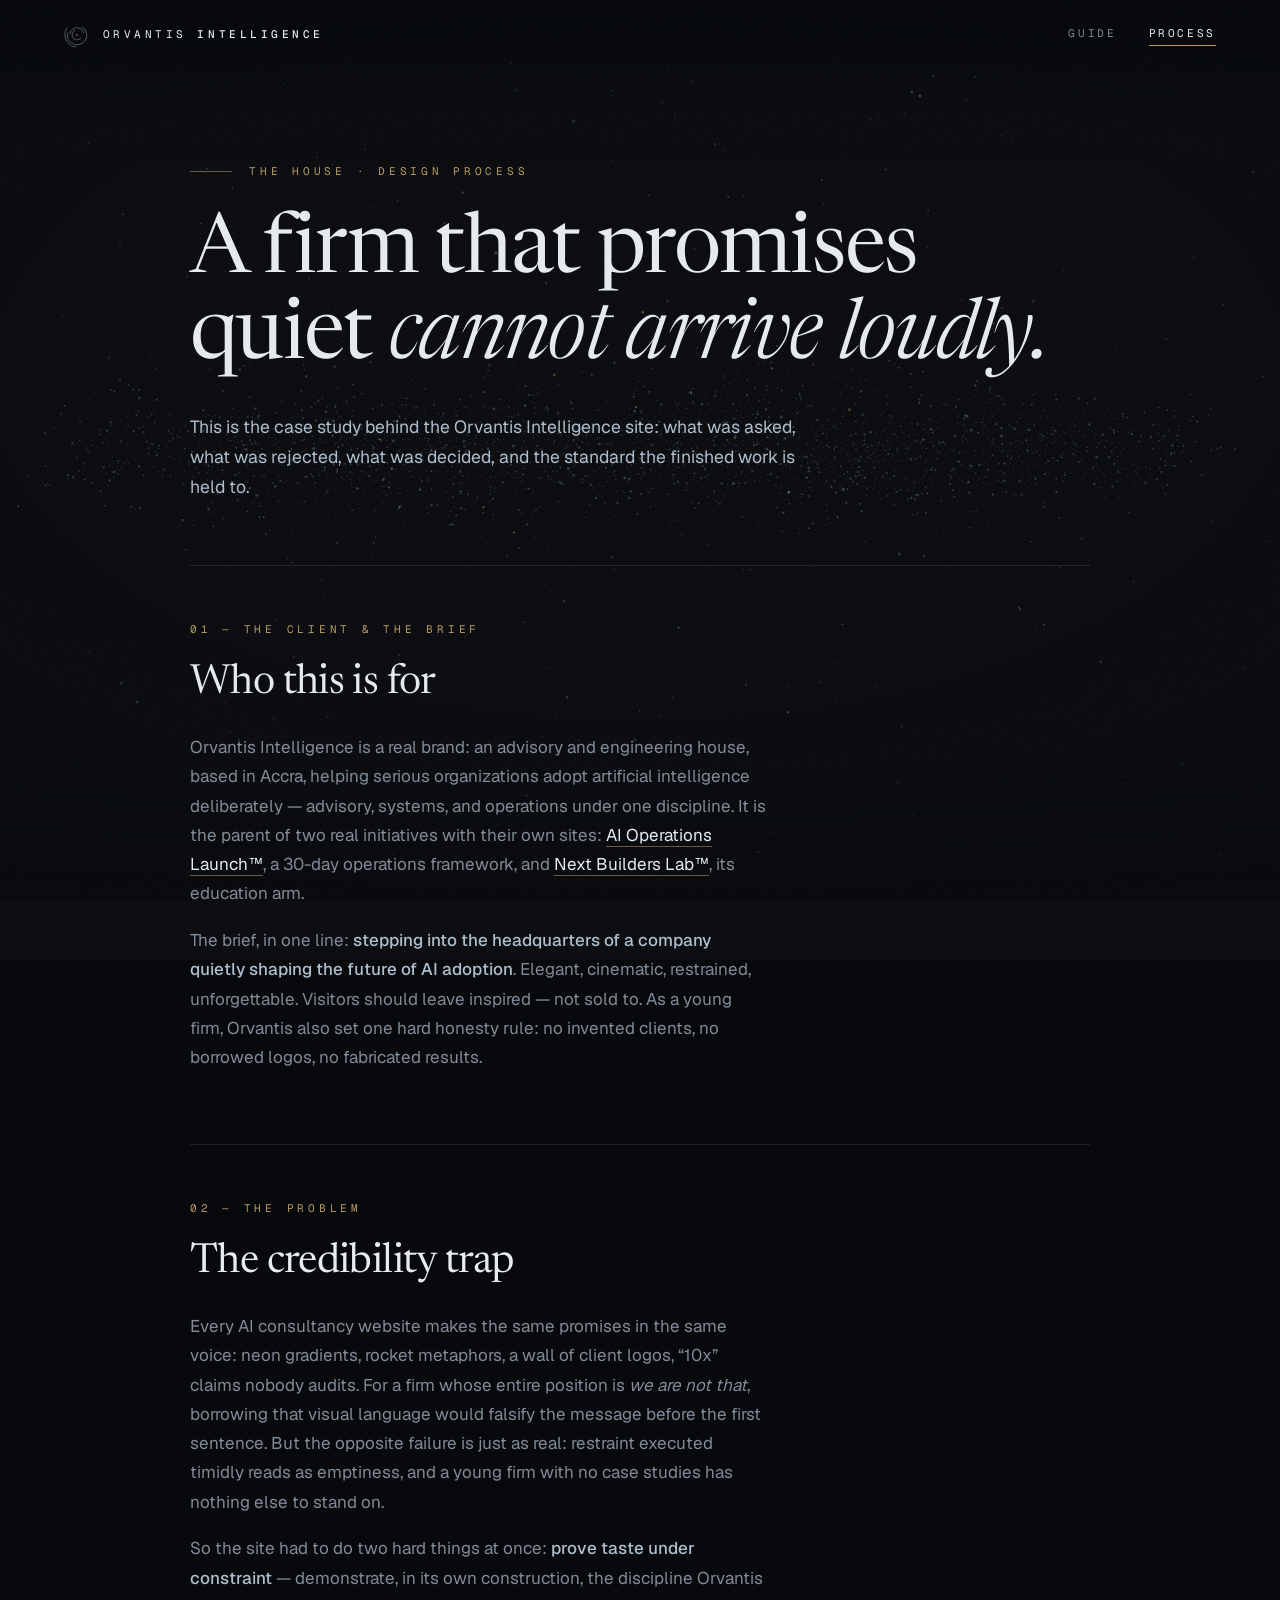
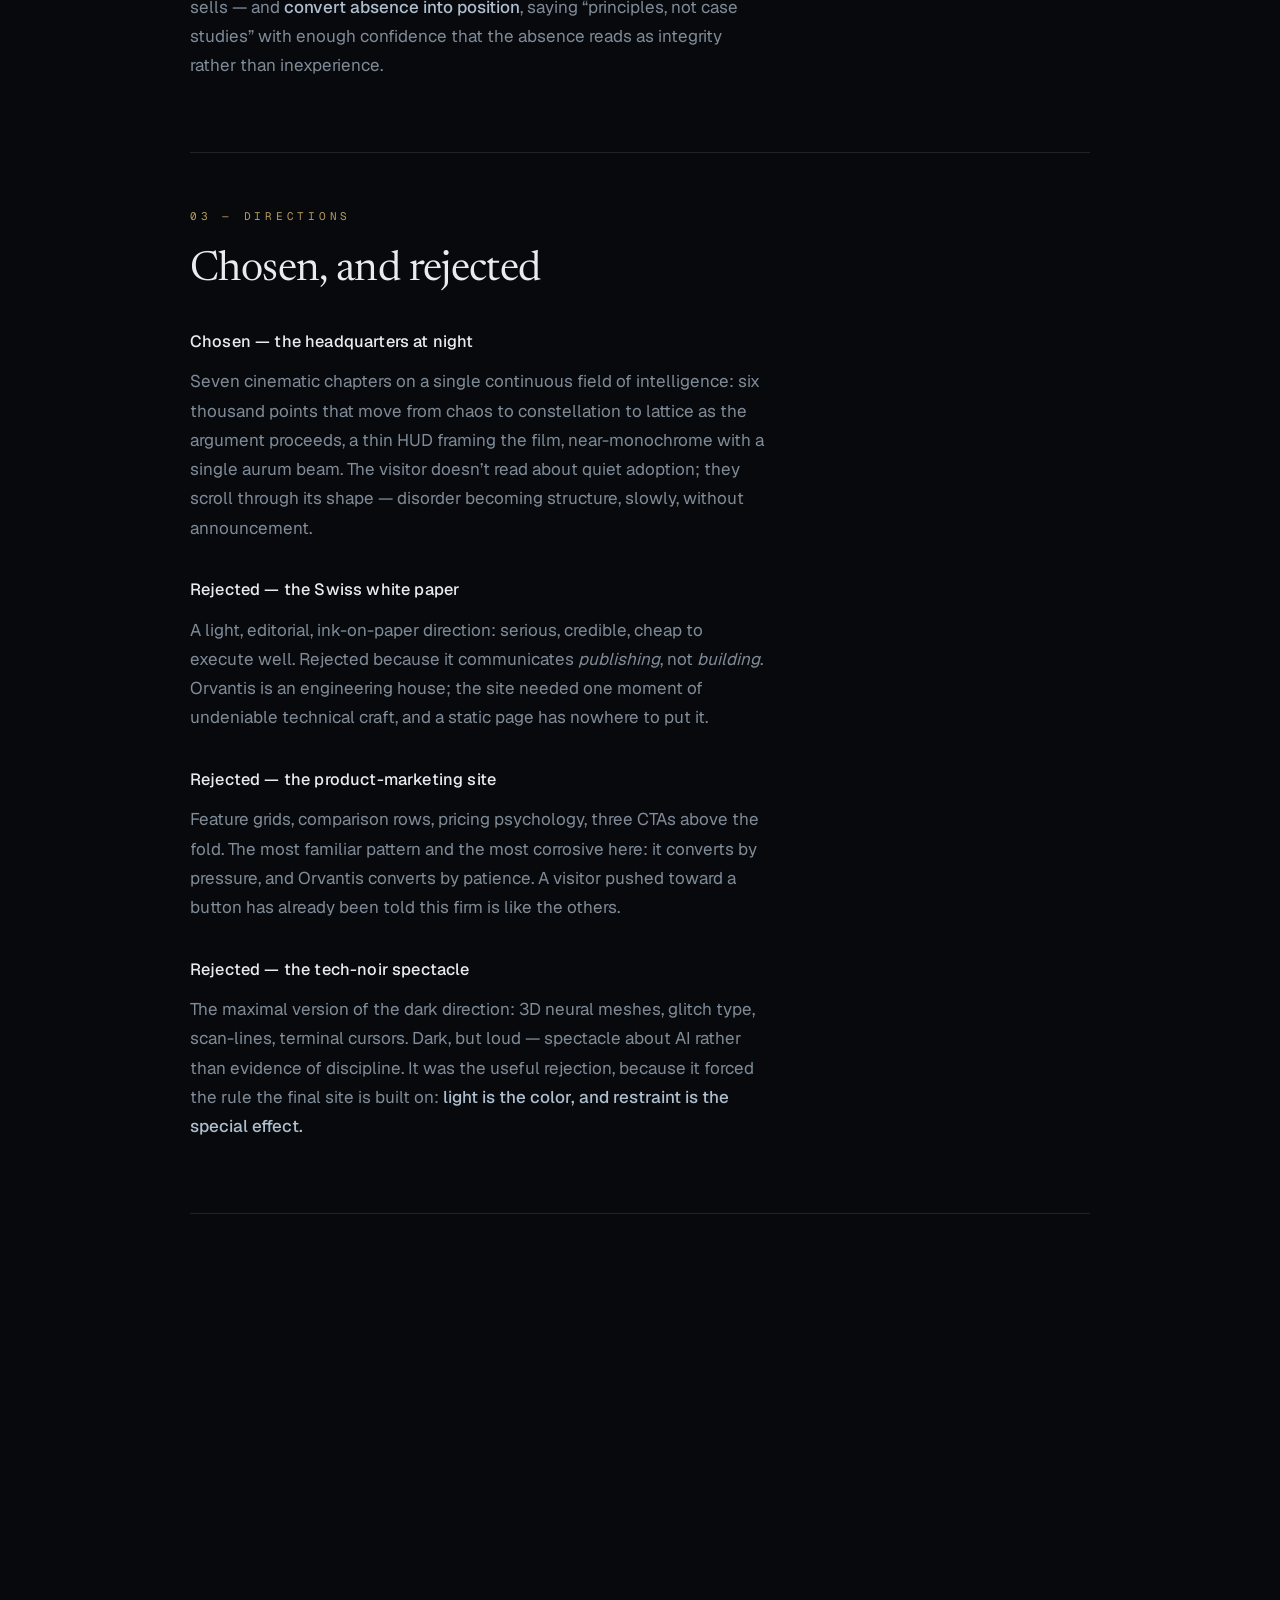
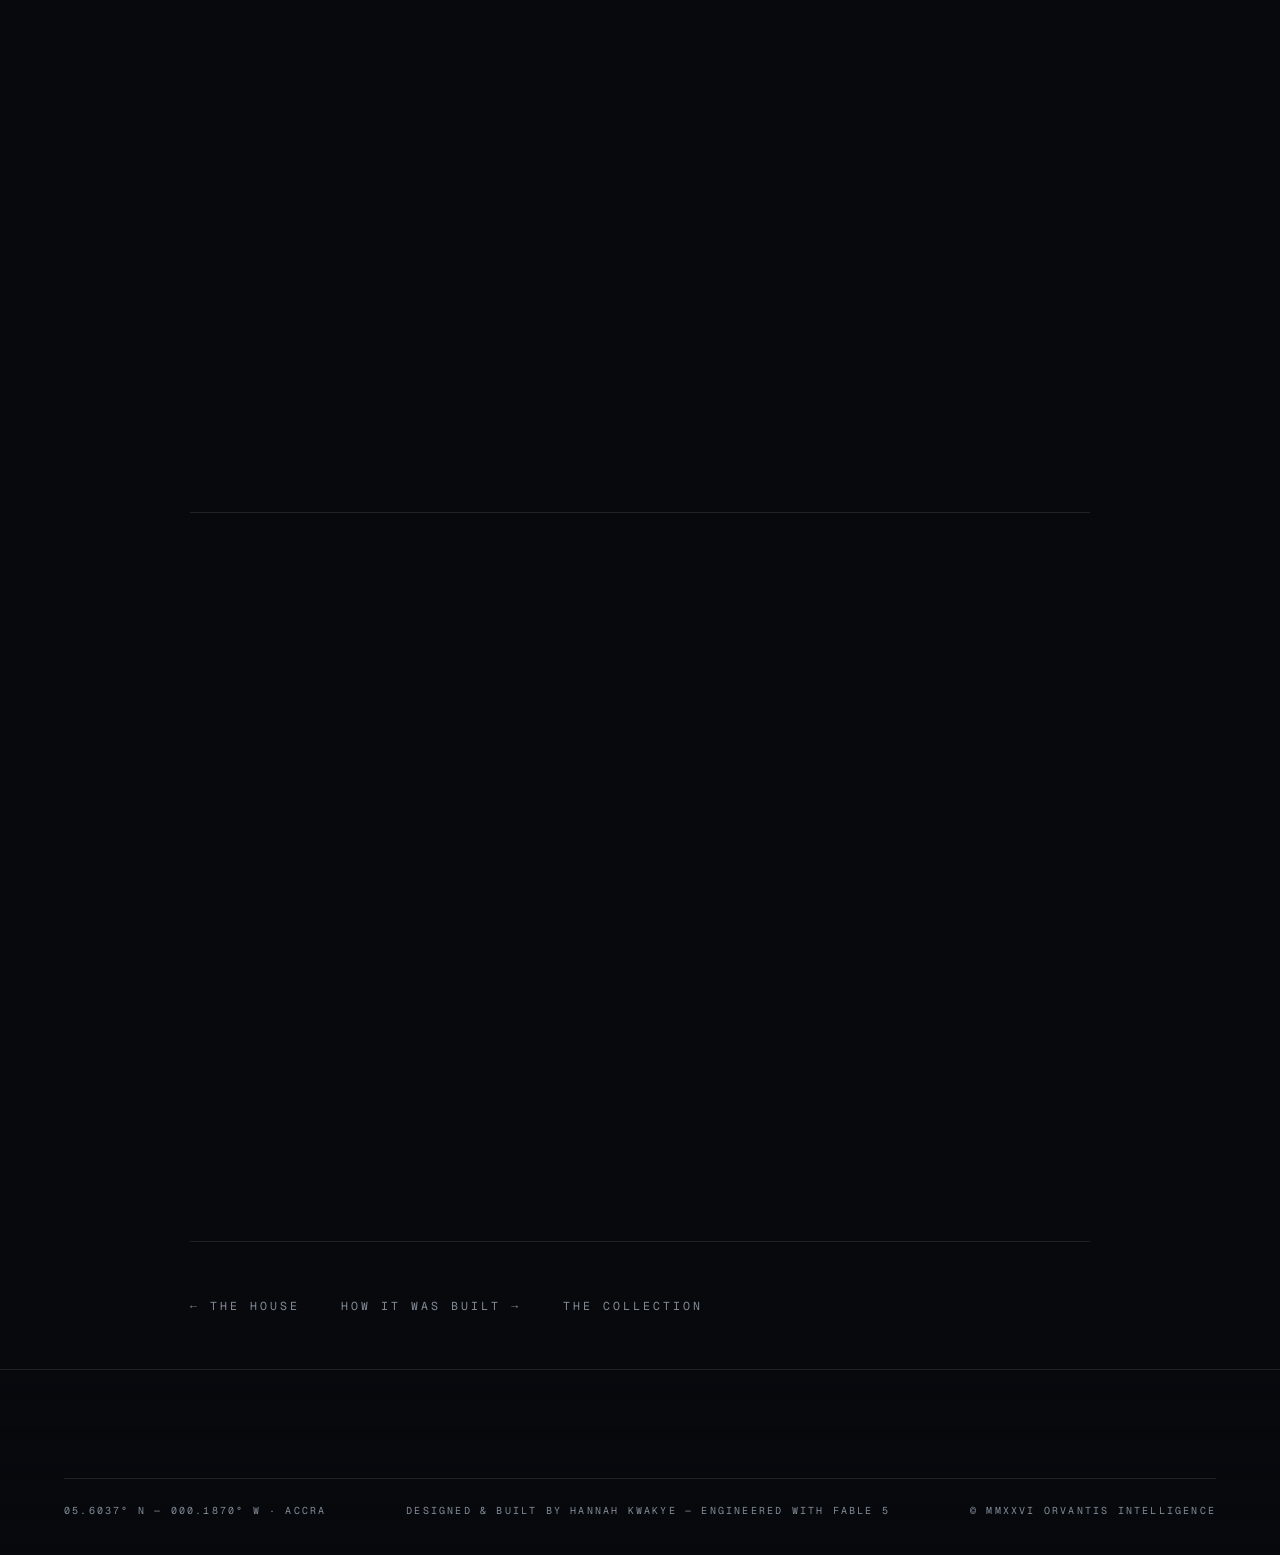
<file: orvantis-intelligence/process/index.html>
<!DOCTYPE html>
<html lang="en">
<head>
<meta charset="utf-8">
<meta name="viewport" content="width=device-width, initial-scale=1">
<link rel="canonical" href="https://orvantisintelligence.com/process/">
<title>Process — The design thinking behind Orvantis Intelligence</title>
<meta name="description" content="The design-thinking case study behind the Orvantis Intelligence site: the brief, the problem, the directions rejected, the decisions taken, and the goals the work is held to.">
<meta property="og:title" content="Process — Orvantis Intelligence">
<meta property="og:description" content="A case study in restraint: how a firm that promises quiet AI adoption earned a website that proves it.">
<meta property="og:type" content="article">
<link rel="icon" href="data:image/svg+xml,%3Csvg xmlns='http://www.w3.org/2000/svg' viewBox='0 0 64 64'%3E%3Crect width='64' height='64' fill='%2307090D'/%3E%3Cg fill='none' stroke='%23AEBECD' stroke-width='2.5' stroke-linecap='round'%3E%3Ccircle cx='32' cy='32' r='24' stroke-dasharray='104 46.8' transform='rotate(300 32 32)'/%3E%3Ccircle cx='32' cy='32' r='15' stroke-dasharray='62 32.2' transform='rotate(120 32 32)'/%3E%3C/g%3E%3Ccircle cx='32' cy='32' r='5' fill='%23B89B5E'/%3E%3C/svg%3E">
<link rel="preload" href="../assets/fonts/newsreader-var.woff2" as="font" type="font/woff2" crossorigin>
<link rel="preload" href="../assets/fonts/geist-var.woff2" as="font" type="font/woff2" crossorigin>
<link rel="stylesheet" href="../assets/css/main.css">
<noscript><style>.fade{opacity:1;transform:none}</style></noscript>
</head>
<body class="doc-page">

<a class="skip-link" href="#main">Skip to content</a>

<!-- sigil symbol -->
<svg width="0" height="0" style="position:absolute" aria-hidden="true" focusable="false">
  <defs>
    <g id="sigil">
      <g fill="none" stroke-width="1" stroke-linecap="round" class="sigil-arcs" style="stroke:var(--sigil-stroke,#AEBECD)">
        <circle class="sigil-arc" cx="32" cy="32" r="30" stroke-dasharray="62.8 125.7" transform="rotate(96 32 32)"/>
        <circle class="sigil-arc" cx="32" cy="32" r="24" stroke-dasharray="104.7 46.1" transform="rotate(300 32 32)"/>
        <circle class="sigil-arc" cx="32" cy="32" r="18" stroke-dasharray="47.1 66" transform="rotate(190 32 32)"/>
        <circle class="sigil-arc" cx="32" cy="32" r="12" stroke-dasharray="41.9 33.5" transform="rotate(40 32 32)"/>
      </g>
      <circle class="sigil-core" cx="32" cy="32" r="2" style="fill:var(--sigil-fill,#B89B5E)"/>
    </g>
  </defs>
</svg>

<canvas class="field-canvas" id="field" aria-hidden="true"></canvas>
<div class="vignette" aria-hidden="true"></div>
<div class="grain" aria-hidden="true"></div>

<header class="hud-top">
  <a class="hud-brand" href="../" aria-label="Orvantis Intelligence — home">
    <svg viewBox="0 0 64 64" aria-hidden="true"><use href="#sigil"/></svg>
    <span>Orvantis <b>Intelligence</b></span>
  </a>
  <nav class="hud-links" aria-label="Site">
    <a href="../guide/">Guide</a>
    <a href="./" aria-current="page">Process</a>
  </nav>
</header>

<main id="main">

  <div class="doc-hero">
    <p class="doc-kicker">The house · design process</p>
    <h1>A firm that promises quiet <em>cannot arrive loudly.</em></h1>
    <p class="doc-standfirst">This is the case study behind the Orvantis Intelligence site: what was asked, what was rejected, what was decided, and the standard the finished work is held to.</p>
  </div>

  <section class="doc-section" aria-labelledby="p-brief">
    <span class="sec-label">01 — The client &amp; the brief</span>
    <h2 id="p-brief">Who this is for</h2>
    <p>Orvantis Intelligence is a real brand: an advisory and engineering house, based in Accra, helping serious organizations adopt artificial intelligence deliberately — advisory, systems, and operations under one discipline. It is the parent of two real initiatives with their own sites: <a href="https://hk-ai-operations-launch.netlify.app" rel="noopener">AI Operations Launch™</a>, a 30-day operations framework, and <a href="https://hk-next-builders-lab.netlify.app" rel="noopener">Next Builders Lab™</a>, its education arm.</p>
    <p>The brief, in one line: <strong>stepping into the headquarters of a company quietly shaping the future of AI adoption</strong>. Elegant, cinematic, restrained, unforgettable. Visitors should leave inspired — not sold to. As a young firm, Orvantis also set one hard honesty rule: no invented clients, no borrowed logos, no fabricated results.</p>
  </section>

  <section class="doc-section" aria-labelledby="p-problem">
    <span class="sec-label">02 — The problem</span>
    <h2 id="p-problem">The credibility trap</h2>
    <p>Every AI consultancy website makes the same promises in the same voice: neon gradients, rocket metaphors, a wall of client logos, “10x” claims nobody audits. For a firm whose entire position is <em>we are not that</em>, borrowing that visual language would falsify the message before the first sentence. But the opposite failure is just as real: restraint executed timidly reads as emptiness, and a young firm with no case studies has nothing else to stand on.</p>
    <p>So the site had to do two hard things at once: <strong>prove taste under constraint</strong> — demonstrate, in its own construction, the discipline Orvantis sells — and <strong>convert absence into position</strong>, saying “principles, not case studies” with enough confidence that the absence reads as integrity rather than inexperience.</p>
  </section>

  <section class="doc-section" aria-labelledby="p-directions">
    <span class="sec-label">03 — Directions</span>
    <h2 id="p-directions">Chosen, and rejected</h2>
    <h3>Chosen — the headquarters at night</h3>
    <p>Seven cinematic chapters on a single continuous field of intelligence: six thousand points that move from chaos to constellation to lattice as the argument proceeds, a thin HUD framing the film, near-monochrome with a single aurum beam. The visitor doesn’t read about quiet adoption; they scroll through its shape — disorder becoming structure, slowly, without announcement.</p>
    <h3>Rejected — the Swiss white paper</h3>
    <p>A light, editorial, ink-on-paper direction: serious, credible, cheap to execute well. Rejected because it communicates <em>publishing</em>, not <em>building</em>. Orvantis is an engineering house; the site needed one moment of undeniable technical craft, and a static page has nowhere to put it.</p>
    <h3>Rejected — the product-marketing site</h3>
    <p>Feature grids, comparison rows, pricing psychology, three CTAs above the fold. The most familiar pattern and the most corrosive here: it converts by pressure, and Orvantis converts by patience. A visitor pushed toward a button has already been told this firm is like the others.</p>
    <h3>Rejected — the tech-noir spectacle</h3>
    <p>The maximal version of the dark direction: 3D neural meshes, glitch type, scan-lines, terminal cursors. Dark, but loud — spectacle about AI rather than evidence of discipline. It was the useful rejection, because it forced the rule the final site is built on: <strong>light is the color, and restraint is the special effect.</strong></p>
  </section>

  <section class="doc-section" aria-labelledby="p-decisions">
    <span class="sec-label">04 — Decisions &amp; trade-offs</span>
    <h2 id="p-decisions">What it cost</h2>
    <ul>
      <li><strong>Raw WebGL over a library.</strong> Three.js would have saved a day and cost 160&nbsp;KB plus a dependency this 370-line effect doesn’t need. Writing the shader by hand kept the payload small and made the fallback story clean — but it meant engineering the failure paths (no WebGL, lost context, reduced motion) ourselves.</li>
      <li><strong>One theme, committed.</strong> No light mode. The headquarters is a place, and places have weather. The cost is real — dark UIs punish weak contrast — which is why the silver text tokens were measured and retuned against AA rather than eyeballed.</li>
      <li><strong>Principles instead of case studies.</strong> The honest choice, stated plainly in Chapter 03: “we are a young house, and we will not borrow credibility.” The trade-off is a weaker proof section today, in exchange for a page that never has to be walked back.</li>
      <li><strong>A letter instead of a contact form.</strong> Salutation, “the matter”, a postscript promising a human reply. It filters for the right kind of first conversation — fewer inquiries, better ones — and it turns the most generic component on the web into the most in-character page on the site.</li>
      <li><strong>Slow motion as a filter.</strong> 0.9–1.4&nbsp;s eases everywhere. Some visitors will find it unhurried; those are not Orvantis clients. The pacing is a statement of how the firm works.</li>
    </ul>
  </section>

  <section class="doc-section" aria-labelledby="p-impact">
    <span class="sec-label">05 — Intended impact</span>
    <h2 id="p-impact">Held to, not hoped for</h2>
    <p>No invented metrics. These are the design goals the site is accountable to, framed the way Orvantis frames its own engagements:</p>
    <ul>
      <li>A first-time visitor can say what Orvantis believes — not just what it does — after one uninterrupted scroll.</li>
      <li>The site survives being screenshotted anywhere: any chapter, cropped at any width, still looks deliberate.</li>
      <li>Correspondence arrives written like letters, because the form asked for a letter.</li>
      <li>The craft is the credential: a visitor who views source or reads the <a href="../guide/">guide</a> finds the same discipline promised on the surface.</li>
      <li>Nothing on the page needs to be retracted as the firm grows — no claims, no logos, no numbers waiting to be checked.</li>
    </ul>
    <p>Direction and taste: <a href="https://hannah-kwakye.netlify.app" rel="noopener">Hannah Kwakye</a>. Engineering companion: Fable&nbsp;5. The full build is documented, honestly, in the <a href="../guide/">guide</a>.</p>
  </section>

  <nav class="doc-nav" aria-label="Documentation">
    <a href="../">← The house</a>
    <a href="../guide/">How it was built →</a>
    <a href="https://hannah-kwakye.netlify.app" rel="noopener">The collection</a>
  </nav>

</main>

<footer class="site-footer">
  <div class="footer-hud">
    <span>05.6037° N — 000.1870° W · Accra</span>
    <span><a href="https://hannah-kwakye.netlify.app" rel="noopener">Designed &amp; built by Hannah Kwakye — engineered with Fable&nbsp;5</a></span>
    <span>© MMXXVI Orvantis Intelligence</span>
  </div>
</footer>

<script src="../assets/js/field.js" defer></script>
</body>
</html>
</file>
<file: assets/css/main.css>
/* ============================================================
   ORVANTIS INTELLIGENCE — main.css
   Palette: obsidian #07090D · graphite #11151C · moon silver #AEBECD
            porcelain #E8ECF1 · aurum #B89B5E
   Type:    Newsreader (display) · Geist (interface) · Geist Mono (labels)
   ============================================================ */

/* ---------- fonts ---------- */
@font-face {
  font-family: "Newsreader";
  src: url("../fonts/newsreader-var.woff2") format("woff2");
  font-weight: 300 600;
  font-style: normal;
  font-display: swap;
}
@font-face {
  font-family: "Newsreader";
  src: url("../fonts/newsreader-italic-var.woff2") format("woff2");
  font-weight: 300 600;
  font-style: italic;
  font-display: swap;
}
@font-face {
  font-family: "Geist";
  src: url("../fonts/geist-var.woff2") format("woff2");
  font-weight: 300 600;
  font-style: normal;
  font-display: swap;
}
@font-face {
  font-family: "Geist Mono";
  src: url("../fonts/geist-mono-var.woff2") format("woff2");
  font-weight: 300 500;
  font-style: normal;
  font-display: swap;
}

/* ---------- tokens ---------- */
:root {
  --obsidian: #07090D;
  --graphite: #11151C;
  --graphite-2: #161B24;
  --silver: #AEBECD;
  --silver-dim: rgba(174, 190, 205, 0.72);
  --silver-faint: rgba(174, 190, 205, 0.5);
  --porcelain: #E8ECF1;
  --aurum: #B89B5E;
  --aurum-dim: rgba(184, 155, 94, 0.55);
  --line: rgba(174, 190, 205, 0.14);
  --line-strong: rgba(174, 190, 205, 0.26);

  --serif: "Newsreader", "Iowan Old Style", Georgia, serif;
  --sans: "Geist", "Helvetica Neue", Arial, sans-serif;
  --mono: "Geist Mono", "SFMono-Regular", Consolas, monospace;

  --fs-hero: clamp(4.25rem, 15vw, 13rem);
  --fs-h2: clamp(2.35rem, 4.6vw + 0.6rem, 4.9rem);
  --fs-h3: clamp(1.45rem, 1.1rem + 1.4vw, 2.15rem);
  --fs-body: 1.0625rem;
  --fs-label: 0.6875rem;

  --ease-out: cubic-bezier(0.19, 1, 0.22, 1);
  --ease-io: cubic-bezier(0.65, 0, 0.15, 1);
  --dur-slow: 1.25s;
  --dur-med: 0.9s;

  --pad-x: clamp(1.25rem, 5vw, 5.5rem);
  --measure: 34em;
}

/* ---------- reset & base ---------- */
*, *::before, *::after { box-sizing: border-box; margin: 0; padding: 0; }

html {
  scroll-behavior: smooth;
  -webkit-text-size-adjust: 100%;
}
@media (prefers-reduced-motion: reduce) {
  html { scroll-behavior: auto; }
}

body {
  background: var(--obsidian);
  color: var(--silver);
  font-family: var(--sans);
  font-size: var(--fs-body);
  font-weight: 400;
  line-height: 1.72;
  -webkit-font-smoothing: antialiased;
  text-rendering: optimizeLegibility;
  overflow-x: hidden;
}

::selection { background: var(--aurum); color: var(--obsidian); }

a { color: var(--porcelain); text-decoration: none; }
a:hover { color: var(--aurum); }

:focus-visible {
  outline: 1px solid var(--aurum);
  outline-offset: 4px;
  border-radius: 1px;
}

img, svg { display: block; max-width: 100%; }

/* scrollbar */
@media (pointer: fine) {
  ::-webkit-scrollbar { width: 10px; }
  ::-webkit-scrollbar-track { background: var(--obsidian); }
  ::-webkit-scrollbar-thumb {
    background: #232B36;
    border: 3px solid var(--obsidian);
    border-radius: 6px;
  }
  ::-webkit-scrollbar-thumb:hover { background: var(--aurum-dim); }
}

/* skip link */
.skip-link {
  position: fixed;
  top: 1rem; left: 1rem;
  z-index: 300;
  padding: 0.6rem 1.1rem;
  background: var(--porcelain);
  color: var(--obsidian);
  font-family: var(--mono);
  font-size: var(--fs-label);
  letter-spacing: 0.18em;
  text-transform: uppercase;
  transform: translateY(-300%);
}
.skip-link:focus-visible { transform: none; color: var(--obsidian); }

/* ---------- the field (canvas) & atmosphere ---------- */
.field-canvas {
  position: fixed;
  inset: 0;
  width: 100%;
  height: 100%;
  z-index: 0;
  pointer-events: none;
}

.vignette {
  position: fixed;
  inset: 0;
  z-index: 1;
  pointer-events: none;
  background:
    radial-gradient(120% 90% at 50% 42%, transparent 42%, rgba(4, 5, 8, 0.55) 100%),
    linear-gradient(to bottom, rgba(4, 5, 8, 0.35), transparent 18%, transparent 84%, rgba(4, 5, 8, 0.5));
}

.grain {
  position: fixed;
  inset: -60px;
  z-index: 90;
  pointer-events: none;
  opacity: 0.08;
  background-image: url("data:image/svg+xml,%3Csvg xmlns='http://www.w3.org/2000/svg' width='240' height='240'%3E%3Cfilter id='n'%3E%3CfeTurbulence type='fractalNoise' baseFrequency='0.82' numOctaves='2' stitchTiles='stitch'/%3E%3CfeColorMatrix type='saturate' values='0'/%3E%3C/filter%3E%3Crect width='240' height='240' filter='url(%23n)'/%3E%3C/svg%3E");
  background-size: 240px 240px;
}
@media (prefers-reduced-motion: no-preference) {
  .grain { animation: grain-shift 0.9s steps(3) infinite; }
}
@keyframes grain-shift {
  0% { transform: translate(0, 0); }
  33% { transform: translate(-22px, 14px); }
  66% { transform: translate(16px, -20px); }
  100% { transform: translate(0, 0); }
}

/* ---------- preloader: the aperture ---------- */
.preloader {
  position: fixed;
  inset: 0;
  z-index: 200;
  display: grid;
  place-items: center;
  background: var(--obsidian);
  animation: pl-gone 0.9s var(--ease-io) 1.35s forwards;
}
.preloader svg { width: clamp(84px, 12vw, 132px); height: auto; overflow: visible; }
.preloader .pl-arc {
  fill: none;
  stroke: var(--silver);
  stroke-width: 0.75;
  stroke-linecap: round;
  transform-origin: 32px 32px;
  opacity: 0;
  animation:
    pl-arc-in 1.1s var(--ease-out) forwards,
    pl-arc-open 0.85s var(--ease-io) 1.25s forwards;
}
.preloader .pl-arc:nth-child(2) { animation-delay: 0.08s, 1.25s; }
.preloader .pl-arc:nth-child(3) { animation-delay: 0.16s, 1.25s; }
.preloader .pl-arc:nth-child(4) { animation-delay: 0.24s, 1.25s; }
.preloader .pl-core {
  fill: var(--aurum);
  transform-origin: 32px 32px;
  transform: scale(0);
  animation:
    pl-core-in 0.7s var(--ease-out) 0.45s forwards,
    pl-arc-open 0.85s var(--ease-io) 1.25s forwards;
}
@keyframes pl-arc-in {
  from { opacity: 0; transform: rotate(-110deg) scale(0.55); }
  to { opacity: 1; transform: rotate(0deg) scale(1); }
}
@keyframes pl-core-in {
  from { transform: scale(0); }
  to { transform: scale(1); }
}
@keyframes pl-arc-open {
  to { opacity: 0; transform: rotate(28deg) scale(1.9); }
}
@keyframes pl-gone {
  to { opacity: 0; visibility: hidden; }
}
@media (prefers-reduced-motion: reduce) {
  .preloader { display: none; }
}

/* ---------- HUD ---------- */
.hud-top {
  position: fixed;
  top: 0; left: 0; right: 0;
  z-index: 100;
  display: flex;
  justify-content: space-between;
  align-items: center;
  padding: 1.35rem var(--pad-x);
  pointer-events: none;
}
.hud-top > * { pointer-events: auto; }

.hud-brand {
  display: inline-flex;
  align-items: center;
  gap: 0.8rem;
  color: var(--porcelain);
}
.hud-brand svg {
  width: 26px;
  height: 26px;
  --sigil-stroke: var(--silver);
  --sigil-fill: var(--aurum);
  transition: transform 0.9s var(--ease-out);
}
.hud-brand:hover svg { --sigil-stroke: var(--aurum); transform: rotate(40deg); }
.hud-brand span {
  font-family: var(--mono);
  font-size: var(--fs-label);
  font-weight: 400;
  letter-spacing: 0.32em;
  text-transform: uppercase;
}
.hud-brand span b { font-weight: 500; }

.hud-links {
  display: flex;
  gap: 2rem;
  font-family: var(--mono);
  font-size: var(--fs-label);
  letter-spacing: 0.24em;
  text-transform: uppercase;
}
.hud-links a { color: var(--silver-dim); }
.hud-links a:hover, .hud-links a[aria-current="page"] { color: var(--porcelain); }
.hud-links a[aria-current="page"] { border-bottom: 1px solid var(--aurum); padding-bottom: 2px; }

/* chapter index — right rail */
.hud-index {
  position: fixed;
  right: var(--pad-x);
  top: 50%;
  transform: translateY(-50%);
  z-index: 100;
  display: flex;
  flex-direction: column;
  gap: 0.55rem;
  align-items: flex-end;
}
.hud-index a {
  font-family: var(--mono);
  font-size: 0.625rem;
  letter-spacing: 0.22em;
  color: var(--silver-dim);
  display: inline-flex;
  align-items: center;
  gap: 0.55rem;
  transition: color 0.4s ease;
}
.hud-index a::after {
  content: "";
  width: 14px;
  height: 1px;
  background: currentColor;
  transition: width 0.5s var(--ease-out);
}
.hud-index a:hover { color: var(--silver); }
.hud-index a[aria-current="true"] { color: var(--aurum); }
.hud-index a[aria-current="true"]::after { width: 30px; }

.hud-bottom {
  position: fixed;
  bottom: 0; left: 0; right: 0;
  z-index: 100;
  display: flex;
  justify-content: space-between;
  align-items: flex-end;
  padding: 1.2rem var(--pad-x);
  font-family: var(--mono);
  font-size: 0.625rem;
  letter-spacing: 0.22em;
  text-transform: uppercase;
  color: var(--silver-dim);
  pointer-events: none;
}
.hud-bottom .hud-chapter { text-align: right; }
.hud-bottom .hud-chapter em {
  font-style: normal;
  color: var(--silver-dim);
}
.hud-progress {
  display: block;
  width: 120px;
  height: 1px;
  background: var(--line);
  margin-top: 0.6rem;
  margin-left: auto;
  position: relative;
  overflow: hidden;
}
.hud-progress i {
  position: absolute;
  inset: 0;
  background: var(--aurum);
  transform-origin: left;
  transform: scaleX(0);
}

/* stand down while the footer is on stage */
.hud-top, .hud-bottom, .hud-index { transition: opacity 0.45s ease; }
body.footer-in .hud-top,
body.footer-in .hud-bottom,
body.footer-in .hud-index { opacity: 0; pointer-events: none; }
@media (prefers-reduced-motion: reduce) {
  .hud-top, .hud-bottom, .hud-index { transition: none; }
}

@media (max-width: 820px) {
  .hud-index { display: none; }
  .hud-links { gap: 1.1rem; letter-spacing: 0.16em; }
  .hud-bottom .hud-coords { display: none; }
}

/* ---------- chapters ---------- */
main { position: relative; z-index: 10; }

.chapter {
  min-height: 100svh;
  display: grid;
  align-content: center;
  padding: clamp(6rem, 14vh, 9rem) var(--pad-x);
  position: relative;
}
.chapter-inner { width: 100%; max-width: 1180px; margin: 0 auto; }

.ch-label {
  font-family: var(--mono);
  font-size: var(--fs-label);
  font-weight: 400;
  letter-spacing: 0.34em;
  text-transform: uppercase;
  color: var(--silver-dim);
  display: flex;
  align-items: center;
  gap: 1.1rem;
  margin-bottom: clamp(1.8rem, 4vh, 3rem);
}
.ch-label::before {
  content: "";
  width: 2.6rem;
  height: 1px;
  background: var(--aurum-dim);
}
.ch-label .num { color: var(--aurum); }

.chapter h2 {
  font-family: var(--serif);
  font-optical-sizing: auto;
  font-size: var(--fs-h2);
  font-weight: 380;
  line-height: 1.06;
  letter-spacing: -0.015em;
  color: var(--porcelain);
  max-width: 15em;
  text-wrap: balance;
}
.chapter h2 em {
  font-style: italic;
  font-weight: 340;
  color: var(--silver);
}

.chapter .lede {
  max-width: var(--measure);
  color: var(--silver);
  margin-top: clamp(1.6rem, 3.5vh, 2.6rem);
  font-weight: 400;
}
.chapter .lede + .lede { margin-top: 1.2rem; }

/* word-rise reveal */
.rise .w {
  display: inline-block;
  overflow: hidden;
  vertical-align: bottom;
}
.rise .w > span {
  display: inline-block;
  transform: translateY(115%);
  transition: transform var(--dur-slow) var(--ease-out);
  transition-delay: calc(var(--i, 0) * 70ms);
}
.rise.in .w > span { transform: none; }

.fade {
  opacity: 0;
  transform: translateY(26px);
  transition:
    opacity var(--dur-slow) var(--ease-out),
    transform var(--dur-slow) var(--ease-out);
  transition-delay: calc(var(--d, 0) * 1ms);
}
.fade.in { opacity: 1; transform: none; }

@media (prefers-reduced-motion: reduce) {
  .rise .w > span { transform: none; transition: none; }
  .fade { opacity: 1; transform: none; transition: none; }
  .scene { transform: none !important; }
}

/* ---------- 00 arrival ---------- */
.arrival { text-align: center; }
.arrival .ch-label { justify-content: center; }
.arrival .ch-label::before { display: none; }

/* one restrained pool of light behind the title */
.arrival::before {
  content: "";
  position: absolute;
  inset: 0;
  z-index: -1;
  pointer-events: none;
  background:
    radial-gradient(46% 34% at 50% 44%, rgba(174, 190, 205, 0.075), transparent 70%),
    radial-gradient(20% 15% at 50% 46%, rgba(184, 155, 94, 0.06), transparent 75%);
}

.wordmark {
  font-family: var(--serif);
  font-optical-sizing: auto;
  font-size: var(--fs-hero);
  font-weight: 380;
  line-height: 0.95;
  letter-spacing: -0.03em;
  color: var(--porcelain);
  position: relative;
  display: inline-block;
}
.wordmark .lig { letter-spacing: -0.055em; }
.wordmark .a-it {
  font-style: italic;
  font-weight: 330;
  letter-spacing: -0.01em;
}

/* credit-roll entrance: four masked chunks rise as the aperture opens */
.wordmark .wm {
  display: inline-block;
  overflow: hidden;
  vertical-align: bottom;
  padding: 0.1em 0.06em 0.03em;
  margin: -0.1em -0.06em -0.03em;
}
.wordmark .wl { display: inline-block; }
@media (prefers-reduced-motion: no-preference) {
  .wordmark .wl {
    transform: translateY(118%);
    animation: wm-rise 1.35s var(--ease-out) forwards;
    animation-delay: calc(1.02s + var(--wl, 0) * 130ms);
  }
  .wordmark .lig-stroke path {
    stroke-dasharray: 100;
    stroke-dashoffset: 100;
    animation: lig-draw 1.7s var(--ease-io) 2.1s forwards;
  }
  .arrival .subline {
    opacity: 0;
    letter-spacing: 1em;
    text-indent: 1em;
    animation: sub-in 1.6s var(--ease-out) 1.85s forwards;
  }
}
@keyframes wm-rise { to { transform: none; } }
@keyframes lig-draw { to { stroke-dashoffset: 0; } }
@keyframes sub-in {
  to { opacity: 1; letter-spacing: 0.62em; text-indent: 0.62em; }
}

/* first-load choreography: arrival copy holds until the aperture has opened */
body.intro .arrival .fade { transition-delay: calc(var(--d, 0) * 1ms + 1750ms); }
/* the ligature hairline: r → v swash, drawn in em units over the type */
.wordmark .lig-stroke {
  position: absolute;
  left: 0; top: 0;
  width: 100%; height: 100%;
  overflow: visible;
  pointer-events: none;
}
.wordmark .lig-stroke path {
  fill: none;
  stroke: var(--aurum);
  stroke-width: 1.1;
  opacity: 0.9;
}

.arrival .subline {
  display: block;
  font-family: var(--mono);
  font-size: clamp(0.68rem, 1.3vw, 0.85rem);
  letter-spacing: 0.62em;
  text-indent: 0.62em;
  text-transform: uppercase;
  color: var(--silver-dim);
  margin-top: clamp(1.2rem, 3vh, 2rem);
}
.arrival .sentence {
  font-family: var(--serif);
  font-size: clamp(1.1rem, 1rem + 0.9vw, 1.5rem);
  font-weight: 360;
  font-style: italic;
  line-height: 1.55;
  color: var(--silver);
  max-width: 33em;
  margin: clamp(2.2rem, 6vh, 4rem) auto 0;
  text-wrap: balance;
}
.arrival .sentence .au { color: var(--aurum); font-style: italic; }

.begin {
  display: inline-flex;
  flex-direction: column;
  align-items: center;
  gap: 0.9rem;
  margin-top: clamp(2.4rem, 7vh, 4.5rem);
  font-family: var(--mono);
  font-size: 0.625rem;
  letter-spacing: 0.34em;
  text-indent: 0.34em;
  text-transform: uppercase;
  color: var(--silver-dim);
}
.begin::after {
  content: "";
  width: 1px;
  height: 3.4rem;
  background: linear-gradient(var(--aurum), transparent);
}
.begin:hover { color: var(--silver); }
@media (prefers-reduced-motion: no-preference) {
  .begin::after { animation: begin-drop 2.6s var(--ease-io) infinite; }
}
@keyframes begin-drop {
  0% { transform: scaleY(0); transform-origin: top; }
  45% { transform: scaleY(1); transform-origin: top; }
  55% { transform: scaleY(1); transform-origin: bottom; }
  100% { transform: scaleY(0); transform-origin: bottom; }
}

/* ---------- 01 thesis ---------- */
.thesis-grid {
  display: grid;
  grid-template-columns: minmax(0, 1.35fr) minmax(0, 1fr);
  gap: clamp(2.5rem, 6vw, 7rem);
  align-items: start;
}
.thesis-copy p { max-width: var(--measure); color: var(--silver); }
.thesis-copy p + p { margin-top: 1.3rem; }
.thesis-copy .first-line::first-letter {
  font-family: var(--serif);
  font-size: 3.1em;
  font-weight: 380;
  float: left;
  line-height: 0.82;
  padding: 0.06em 0.14em 0 0;
  color: var(--porcelain);
}
.pull {
  font-family: var(--serif);
  font-style: italic;
  font-weight: 340;
  font-size: clamp(1.35rem, 1.1rem + 1.4vw, 2rem);
  line-height: 1.4;
  color: var(--porcelain);
  border-left: 1px solid var(--aurum);
  padding-left: clamp(1.2rem, 2.5vw, 2rem);
  margin-top: clamp(2rem, 5vh, 3.2rem);
  max-width: 22em;
  text-wrap: balance;
}
.pull .fine {
  display: block;
  margin-top: 1.1rem;
  font-family: var(--mono);
  font-style: normal;
  font-size: 0.625rem;
  letter-spacing: 0.3em;
  text-transform: uppercase;
  color: var(--aurum);
}
@media (max-width: 860px) {
  .thesis-grid { grid-template-columns: 1fr; }
}

/* ---------- 02 practice ---------- */
.movements {
  display: grid;
  grid-template-columns: repeat(3, 1fr);
  gap: 1px;
  background: var(--line);
  border-top: 1px solid var(--line);
  border-bottom: 1px solid var(--line);
  margin-top: clamp(2.5rem, 6vh, 4rem);
}
.movement {
  background: color-mix(in srgb, var(--graphite) 62%, transparent);
  backdrop-filter: blur(2px);
  padding: clamp(1.8rem, 3.2vw, 3rem) clamp(1.4rem, 2.4vw, 2.4rem) clamp(2.2rem, 4vw, 3.4rem);
  position: relative;
  transition: background 0.6s ease;
}
.movement:hover { background: color-mix(in srgb, var(--graphite-2) 78%, transparent); }
.movement::before {
  content: "";
  position: absolute;
  top: 0; left: 0;
  width: 100%;
  height: 1px;
  background: var(--aurum);
  transform: scaleX(0);
  transform-origin: left;
  transition: transform 0.9s var(--ease-out);
}
.movement:hover::before { transform: scaleX(1); }
.movement .numeral {
  font-family: var(--serif);
  font-size: clamp(2.2rem, 3.4vw, 3.4rem);
  font-weight: 330;
  font-style: italic;
  color: var(--aurum);
  line-height: 1;
}
.movement h3 {
  font-family: var(--serif);
  font-size: var(--fs-h3);
  font-weight: 400;
  line-height: 1.18;
  color: var(--porcelain);
  margin: 1.3rem 0 0.4rem;
  letter-spacing: -0.01em;
}
.movement .role {
  font-family: var(--mono);
  font-size: 0.625rem;
  letter-spacing: 0.3em;
  text-transform: uppercase;
  color: var(--silver-dim);
  margin-bottom: 1.1rem;
}
.movement p { font-size: 0.975rem; color: var(--silver-dim); line-height: 1.75; }
@media (max-width: 940px) {
  .movements { grid-template-columns: 1fr; }
}

/* ---------- 03 approach ---------- */
.approach-intro {
  max-width: var(--measure);
  margin-top: clamp(1.6rem, 3.5vh, 2.6rem);
  color: var(--silver);
}
.principles { margin-top: clamp(2.6rem, 6vh, 4.2rem); }
.principle {
  display: grid;
  grid-template-columns: minmax(9em, 0.6fr) minmax(0, 1.6fr);
  gap: clamp(1.5rem, 4vw, 5rem);
  padding: clamp(1.7rem, 3.5vh, 2.6rem) 0;
  border-top: 1px solid var(--line);
  align-items: baseline;
}
.principle:last-child { border-bottom: 1px solid var(--line); }
.principle h3 {
  font-family: var(--serif);
  font-size: clamp(1.5rem, 1.2rem + 1.6vw, 2.4rem);
  font-weight: 360;
  font-style: italic;
  letter-spacing: -0.01em;
  color: var(--porcelain);
  display: flex;
  align-items: baseline;
  gap: 0.9rem;
}
.principle h3 .tick {
  font-family: var(--mono);
  font-style: normal;
  font-size: 0.625rem;
  letter-spacing: 0.26em;
  color: var(--aurum);
}
.principle p { max-width: 36em; color: var(--silver-dim); }
@media (max-width: 720px) {
  .principle { grid-template-columns: 1fr; gap: 0.8rem; }
}

/* ---------- polish: chapters 03–06 legibility ----------
   Body copy over the particle field sits one step brighter here,
   with a tighter vignette pooled behind each text block. */
#approach .approach-intro,
#launch .lede,
#builders .lede { color: var(--porcelain); }
#approach .principle p,
#correspondence .letter .postscript,
#correspondence .letter-success p { color: var(--silver); }
#approach .chapter-inner,
#launch .chapter-inner,
#builders .chapter-inner,
#correspondence .chapter-inner { position: relative; }
#approach .chapter-inner::before,
#launch .chapter-inner::before,
#builders .chapter-inner::before,
#correspondence .chapter-inner::before {
  content: "";
  position: absolute;
  inset: -6% -8%;
  z-index: -1;
  pointer-events: none;
  background: radial-gradient(58% 54% at 42% 44%, rgba(4, 5, 8, 0.5), transparent 74%);
}

/* ---------- 04 / 05 bridges ---------- */
.bridge .kicker {
  font-family: var(--mono);
  font-size: 0.625rem;
  letter-spacing: 0.3em;
  text-transform: uppercase;
  color: var(--aurum);
  margin-bottom: 1.4rem;
}
.bridge h2 .tm {
  font-size: 0.32em;
  vertical-align: super;
  letter-spacing: 0.08em;
  color: var(--silver-dim);
  font-style: normal;
}
.bridge .lede { max-width: 36em; }
.bridge-meta {
  display: flex;
  flex-wrap: wrap;
  gap: 0.6rem 2.4rem;
  margin-top: clamp(1.6rem, 3vh, 2.2rem);
  font-family: var(--mono);
  font-size: 0.625rem;
  letter-spacing: 0.26em;
  text-transform: uppercase;
  color: var(--silver-dim);
}
.cta {
  display: inline-flex;
  align-items: center;
  gap: 1rem;
  margin-top: clamp(2.2rem, 5vh, 3.4rem);
  font-family: var(--mono);
  font-size: 0.75rem;
  letter-spacing: 0.28em;
  text-transform: uppercase;
  color: var(--porcelain);
  border: 1px solid var(--line-strong);
  padding: 1.05rem 1.7rem;
  position: relative;
  overflow: hidden;
  transition: color 0.45s ease, border-color 0.45s ease;
}
.cta::before {
  content: "";
  position: absolute;
  inset: 0;
  background: var(--aurum);
  transform: scaleX(0);
  transform-origin: left;
  transition: transform 0.65s var(--ease-out);
  z-index: -1;
}
.cta:hover { color: var(--obsidian); border-color: var(--aurum); }
.cta:hover::before { transform: scaleX(1); }
.cta .arrow { transition: transform 0.45s var(--ease-out); }
.cta:hover .arrow { transform: translateX(6px); }

/* the doors announce themselves: on section entry, the aurum beam
   sweeps once beneath each bridge's CTA and stays as its underline */
.bridge .cta::after {
  content: "";
  position: absolute;
  left: 0; right: 0; bottom: 0;
  height: 1px;
  background: linear-gradient(90deg, transparent, var(--aurum) 16%, var(--aurum) 84%, transparent);
  transform: scaleX(0);
  transform-origin: left;
  opacity: 0;
}
.bridge .cta.in::after { animation: beam-underline 1.5s var(--ease-io) 0.7s forwards; }
@keyframes beam-underline {
  0% { transform: scaleX(0); opacity: 0; }
  25% { opacity: 1; }
  100% { transform: scaleX(1); opacity: 1; }
}

@media (prefers-reduced-motion: reduce) {
  .cta::before { transition: none; }
  .cta .arrow { transition: none; }
  .bridge .cta.in::after { animation: none; transform: none; opacity: 1; }
}

/* ---------- 06 correspondence ---------- */
.letter {
  max-width: 620px;
  margin-top: clamp(2.4rem, 5vh, 3.6rem);
  border: 1px solid var(--line);
  background: color-mix(in srgb, var(--graphite) 70%, transparent);
  backdrop-filter: blur(3px);
  padding: clamp(1.8rem, 4vw, 3.2rem);
  position: relative;
}
.letter::before {
  content: "";
  position: absolute;
  top: 10px; left: 10px; right: 10px; bottom: 10px;
  border: 1px solid rgba(184, 155, 94, 0.18);
  pointer-events: none;
}
.letter .salutation {
  font-family: var(--serif);
  font-style: italic;
  font-weight: 360;
  font-size: clamp(1.2rem, 1.05rem + 0.8vw, 1.55rem);
  color: var(--porcelain);
  margin-bottom: 2.2rem;
}
.letter .fieldrow { margin-bottom: 1.9rem; }
.letter label {
  display: block;
  font-family: var(--mono);
  font-size: 0.625rem;
  letter-spacing: 0.3em;
  text-transform: uppercase;
  color: var(--silver-dim);
  margin-bottom: 0.55rem;
}
.letter label .opt { color: var(--silver-dim); letter-spacing: 0.18em; }
.letter input,
.letter textarea {
  width: 100%;
  background: transparent;
  border: 0;
  border-bottom: 1px solid var(--line-strong);
  color: var(--porcelain);
  font-family: var(--serif);
  font-size: 1.15rem;
  font-weight: 380;
  padding: 0.35rem 0 0.6rem;
  border-radius: 0;
  transition: border-color 0.4s ease;
}
.letter textarea { resize: vertical; min-height: 7.5rem; line-height: 1.6; }
.letter input:focus,
.letter textarea:focus {
  outline: none;
  border-bottom-color: var(--aurum);
}
.letter input:focus-visible,
.letter textarea:focus-visible { outline: none; }
.letter ::placeholder { color: var(--silver-faint); font-style: italic; }
.letter .send {
  display: inline-flex;
  align-items: center;
  gap: 0.85rem;
  background: transparent;
  border: 1px solid var(--aurum-dim);
  color: var(--porcelain);
  font-family: var(--mono);
  font-size: 0.72rem;
  letter-spacing: 0.28em;
  text-transform: uppercase;
  padding: 1rem 1.6rem;
  cursor: pointer;
  margin-top: 0.4rem;
  transition: background 0.45s ease, color 0.45s ease;
}
.letter .send svg {
  width: 17px;
  height: 17px;
  --sigil-stroke: currentColor;
  --sigil-fill: currentColor;
}
.letter .send:hover { background: var(--aurum); color: var(--obsidian); border-color: var(--aurum); }
.letter .postscript {
  margin-top: 1.8rem;
  font-size: 0.85rem;
  color: var(--silver-dim);
  font-style: italic;
  font-family: var(--serif);
}
.letter-success {
  border-color: var(--aurum-dim);
}
.letter-success .salutation { margin-bottom: 1rem; }
.letter-success p { color: var(--silver); max-width: 30em; }
.hidden { display: none !important; }
/* honeypot */
.bp-field { position: absolute; left: -6000px; opacity: 0; }

/* ---------- footer ---------- */
.site-footer {
  position: relative;
  z-index: 10;
  border-top: 1px solid var(--line);
  padding: clamp(3rem, 7vh, 5rem) var(--pad-x) clamp(2rem, 4vh, 3rem);
  background: linear-gradient(rgba(7, 9, 13, 0.4), rgba(7, 9, 13, 0.92));
}
.footer-grid {
  max-width: 1180px;
  margin: 0 auto;
  display: grid;
  grid-template-columns: 1.4fr repeat(3, minmax(8rem, 1fr));
  gap: 2.5rem;
}
.footer-brand svg {
  width: 34px;
  height: 34px;
  margin-bottom: 1.1rem;
  --sigil-stroke: var(--silver-dim);
  --sigil-fill: var(--aurum);
}
.footer-brand .fb-name {
  font-family: var(--serif);
  font-size: 1.35rem;
  font-weight: 400;
  color: var(--porcelain);
  letter-spacing: -0.01em;
}
.footer-brand .fb-sub {
  font-family: var(--mono);
  font-size: 0.625rem;
  letter-spacing: 0.3em;
  text-transform: uppercase;
  color: var(--silver-dim);
  margin-top: 0.45rem;
}
.footer-col h4 {
  font-family: var(--mono);
  font-size: 0.625rem;
  font-weight: 400;
  letter-spacing: 0.3em;
  text-transform: uppercase;
  color: var(--aurum);
  margin-bottom: 1.1rem;
}
.footer-col ul { list-style: none; }
.footer-col li { margin-bottom: 0.55rem; }
.footer-col a {
  color: var(--silver-dim);
  font-size: 0.9rem;
}
.footer-col a:hover { color: var(--porcelain); }
.footer-hud {
  max-width: 1180px;
  margin: clamp(2.5rem, 5vh, 4rem) auto 0;
  padding-top: 1.4rem;
  border-top: 1px solid var(--line);
  display: flex;
  flex-wrap: wrap;
  justify-content: space-between;
  gap: 0.8rem 2rem;
  font-family: var(--mono);
  font-size: 0.625rem;
  letter-spacing: 0.22em;
  text-transform: uppercase;
  color: var(--silver-dim);
}
.footer-hud a { color: var(--silver-dim); }
.footer-hud a:hover { color: var(--aurum); }
@media (max-width: 860px) {
  .footer-grid { grid-template-columns: 1fr 1fr; }
}
@media (max-width: 520px) {
  .footer-grid { grid-template-columns: 1fr; gap: 2rem; }
}

/* ---------- scene dolly (scroll camera) ---------- */
.scene { will-change: transform, opacity; }

/* ============================================================
   GUIDE / PROCESS — editorial pages
   ============================================================ */
.doc-page { background: var(--obsidian); }
.doc-page main { padding: 0 var(--pad-x); }
.doc-page .field-canvas { opacity: 0.42; }
.doc-page .grain { opacity: 0.06; }
/* doc pages scroll continuous text beneath the HUD — scrim keeps the brand legible */
.doc-page .hud-top {
  background: linear-gradient(to bottom, rgba(7, 9, 13, 0.92) 40%, transparent);
  padding-bottom: 2.2rem;
}

.doc-hero .doc-kicker {
  font-family: var(--mono);
  font-size: var(--fs-label);
  letter-spacing: 0.34em;
  text-transform: uppercase;
  color: var(--aurum);
  display: flex;
  align-items: center;
  gap: 1.1rem;
  margin-bottom: 1.8rem;
}
.doc-hero .doc-kicker::before {
  content: "";
  width: 2.6rem;
  height: 1px;
  background: var(--aurum-dim);
}

.doc-hero {
  min-height: 62svh;
  display: grid;
  align-content: end;
  max-width: 900px;
  margin: 0 auto;
  padding: clamp(8rem, 18vh, 12rem) 0 clamp(3rem, 7vh, 5rem);
}
.doc-hero h1 {
  font-family: var(--serif);
  font-size: clamp(2.6rem, 2rem + 4vw, 5.4rem);
  font-weight: 380;
  line-height: 1.04;
  letter-spacing: -0.02em;
  color: var(--porcelain);
  text-wrap: balance;
}
.doc-hero h1 em { font-style: italic; font-weight: 340; }
.doc-hero .doc-standfirst {
  max-width: 36em;
  margin-top: 1.8rem;
  color: var(--silver);
  font-size: 1.1rem;
}

.doc-section {
  max-width: 900px;
  margin: 0 auto;
  padding: clamp(2.6rem, 6vh, 4.2rem) 0;
  border-top: 1px solid var(--line);
  content-visibility: auto;
  contain-intrinsic-size: auto 640px;
}
.doc-section h2 {
  font-family: var(--serif);
  font-size: clamp(1.7rem, 1.3rem + 1.8vw, 2.6rem);
  font-weight: 390;
  letter-spacing: -0.015em;
  line-height: 1.15;
  color: var(--porcelain);
  margin-bottom: 1.6rem;
  max-width: 18em;
}
.doc-section h3 {
  font-family: var(--sans);
  font-size: 1.02rem;
  font-weight: 500;
  letter-spacing: 0.01em;
  color: var(--porcelain);
  margin: 2.1rem 0 0.7rem;
}
.doc-section p { max-width: var(--measure); color: var(--silver-dim); margin-bottom: 1.1rem; }
.doc-section p strong { color: var(--silver); font-weight: 500; }
.doc-section a { border-bottom: 1px solid var(--aurum-dim); }
.doc-section a:hover { border-bottom-color: var(--aurum); }
.doc-section ul { max-width: var(--measure); list-style: none; margin-bottom: 1.1rem; }
.doc-section ul li {
  color: var(--silver-dim);
  padding-left: 1.4rem;
  position: relative;
  margin-bottom: 0.7rem;
}
.doc-section ul li::before {
  content: "—";
  position: absolute;
  left: 0;
  color: var(--aurum);
}
.doc-section .sec-label {
  font-family: var(--mono);
  font-size: var(--fs-label);
  letter-spacing: 0.34em;
  text-transform: uppercase;
  color: var(--aurum);
  margin-bottom: 1.3rem;
  display: block;
}

pre {
  background: var(--graphite);
  border: 1px solid var(--line);
  padding: 1.3rem 1.5rem;
  overflow-x: auto;
  margin: 1.4rem 0 1.6rem;
  max-width: 100%;
}
pre code {
  font-family: var(--mono);
  font-size: 0.8rem;
  font-weight: 400;
  line-height: 1.65;
  color: var(--silver);
}
code .c { color: var(--silver-dim); }
code .k { color: var(--aurum); }
p code, li code {
  font-family: var(--mono);
  font-size: 0.86em;
  color: var(--porcelain);
  background: var(--graphite);
  padding: 0.12em 0.4em;
  border: 1px solid var(--line);
}

/* palette specimen */
.swatches {
  display: grid;
  grid-template-columns: repeat(auto-fit, minmax(130px, 1fr));
  gap: 1px;
  background: var(--line);
  border: 1px solid var(--line);
  margin: 1.6rem 0;
}
.swatch { padding: 1.2rem 1rem 4.5rem; }
.swatch .sw-name {
  font-family: var(--mono);
  font-size: 0.625rem;
  letter-spacing: 0.22em;
  text-transform: uppercase;
  display: block;
}
.swatch .sw-hex {
  font-family: var(--mono);
  font-size: 0.625rem;
  letter-spacing: 0.1em;
  opacity: 0.7;
  display: block;
  margin-top: 0.3rem;
}

/* type specimen */
.type-specimen {
  border: 1px solid var(--line);
  background: color-mix(in srgb, var(--graphite) 55%, transparent);
  padding: clamp(1.6rem, 4vw, 3rem);
  margin: 1.6rem 0;
}
.type-specimen .ts-row { padding: 1.1rem 0; border-bottom: 1px solid var(--line); }
.type-specimen .ts-row:last-child { border-bottom: 0; }
.type-specimen .ts-note {
  font-family: var(--mono);
  font-size: 0.625rem;
  letter-spacing: 0.26em;
  text-transform: uppercase;
  color: var(--silver-dim);
  margin-bottom: 0.5rem;
  display: block;
}
.ts-display {
  font-family: var(--serif);
  font-size: clamp(2rem, 5vw, 3.6rem);
  font-weight: 380;
  color: var(--porcelain);
  line-height: 1.05;
  letter-spacing: -0.02em;
}
.ts-display em { font-weight: 330; }
.ts-body { color: var(--silver); max-width: 30em; }
.ts-mono {
  font-family: var(--mono);
  font-size: 0.72rem;
  letter-spacing: 0.3em;
  text-transform: uppercase;
  color: var(--silver-dim);
}

/* sigil anatomy figure */
.sigil-figure {
  display: grid;
  grid-template-columns: minmax(180px, 260px) 1fr;
  gap: clamp(1.6rem, 4vw, 3rem);
  align-items: center;
  border: 1px solid var(--line);
  background: color-mix(in srgb, var(--graphite) 55%, transparent);
  padding: clamp(1.6rem, 4vw, 3rem);
  margin: 1.6rem 0;
}
.sigil-figure svg {
  width: 100%;
  height: auto;
  --sigil-stroke: var(--silver);
  --sigil-fill: var(--aurum);
}
@media (max-width: 640px) {
  .sigil-figure { grid-template-columns: 1fr; }
  .sigil-figure svg { max-width: 200px; }
}

/* pass log */
.passlog { border-top: 1px solid var(--line); }
.passlog .pass {
  display: grid;
  grid-template-columns: minmax(8em, 0.45fr) 1.55fr;
  gap: 1.5rem;
  padding: 1.6rem 0;
  border-bottom: 1px solid var(--line);
}
.passlog .pass h3 {
  margin: 0;
  font-family: var(--serif);
  font-style: italic;
  font-weight: 360;
  font-size: 1.3rem;
  color: var(--porcelain);
}
.passlog .pass .pass-kicker {
  font-family: var(--mono);
  font-size: 0.625rem;
  letter-spacing: 0.3em;
  text-transform: uppercase;
  color: var(--aurum);
  display: block;
  margin-bottom: 0.4rem;
}
@media (max-width: 640px) {
  .passlog .pass { grid-template-columns: 1fr; gap: 0.6rem; }
}

/* doc footer nav */
.doc-nav {
  max-width: 900px;
  margin: 0 auto;
  padding: clamp(2.5rem, 6vh, 4rem) 0;
  border-top: 1px solid var(--line);
  display: flex;
  flex-wrap: wrap;
  gap: 1rem 2.6rem;
  font-family: var(--mono);
  font-size: 0.72rem;
  letter-spacing: 0.26em;
  text-transform: uppercase;
}
.doc-nav a { color: var(--silver-dim); }
.doc-nav a:hover { color: var(--aurum); }
</file>
<file: makers-intelligence/assets/css/main.css>
/* ============================================================
   Makers Intelligence™ — main.css
   Woven-band layout system · Fraunces + Archivo · code-drawn
   ============================================================ */

@font-face {
  font-family: "Fraunces";
  src: url("../fonts/fraunces.woff2") format("woff2");
  font-weight: 300 900;
  font-style: normal;
  font-display: swap;
}
@font-face {
  font-family: "Fraunces";
  src: url("../fonts/fraunces-italic.woff2") format("woff2");
  font-weight: 300 900;
  font-style: italic;
  font-display: swap;
}
@font-face {
  font-family: "Archivo";
  src: url("../fonts/archivo.woff2") format("woff2");
  font-weight: 400 700;
  font-style: normal;
  font-display: swap;
}

:root {
  /* palette */
  --emerald: #0a3b2e;
  --forest: #0e4d3a;
  --emerald-deep: #062b21;
  --emerald-ink: #0d2b22;
  --gold: #c9973b;
  --gold-2: #e3b65c;
  --ivory: #f7f2e9;
  --ivory-2: #efe7d8;
  --clay: #b4552d;
  --ink: #26362f;
  --ink-soft: #4e6058;
  --line: #ddd2bf;
  --line-dark: rgba(247, 242, 233, 0.16);
  --ivory-soft: rgba(247, 242, 233, 0.74);

  /* type */
  --f-disp: "Fraunces", "Georgia", serif;
  --f-body: "Archivo", system-ui, sans-serif;
  --fs-hero: clamp(2.75rem, 1rem + 7.6vw, 7rem);
  --fs-h2: clamp(2.1rem, 1rem + 4.2vw, 4.2rem);
  --fs-h3: clamp(1.45rem, 1rem + 1.6vw, 2.15rem);
  --fs-h4: clamp(1.15rem, 1rem + 0.6vw, 1.4rem);
  --fs-lede: clamp(1.08rem, 1rem + 0.55vw, 1.375rem);
  --fs-body: clamp(1rem, 0.96rem + 0.2vw, 1.0625rem);
  --fs-small: 0.875rem;
  --fs-tiny: 0.75rem;

  /* rhythm */
  --sp-1: 0.5rem;
  --sp-2: 1rem;
  --sp-3: 1.5rem;
  --sp-4: 2.5rem;
  --sp-5: 4rem;
  --sp-6: clamp(4rem, 3rem + 5vw, 8rem);
  --sp-7: clamp(5.5rem, 4rem + 8vw, 11rem);
  --gutter: clamp(1.25rem, 4vw, 4rem);
  --measure: 62ch;

  /* motion */
  --spring: cubic-bezier(0.34, 1.45, 0.5, 1);
  --ease-out: cubic-bezier(0.22, 1, 0.36, 1);
  --dur: 0.7s;
}

/* ---------- base ---------- */
*,
*::before,
*::after {
  box-sizing: border-box;
  margin: 0;
  padding: 0;
}

html {
  scroll-behavior: smooth;
  -webkit-text-size-adjust: 100%;
}

body {
  font-family: var(--f-body);
  font-size: var(--fs-body);
  line-height: 1.65;
  color: var(--ink);
  background: var(--ivory);
  overflow-x: clip;
}

::selection {
  background: var(--gold);
  color: var(--emerald-deep);
}

:focus-visible {
  outline: 2px solid var(--gold);
  outline-offset: 3px;
  border-radius: 2px;
}
.band--emerald :focus-visible,
.band--deep :focus-visible {
  outline-color: var(--gold-2);
}

img,
svg,
canvas {
  display: block;
  max-width: 100%;
}

a {
  color: inherit;
}

h1,
h2,
h3,
h4 {
  font-family: var(--f-disp);
  font-weight: 500;
  line-height: 1.06;
  color: var(--emerald);
  text-wrap: balance;
}

p {
  max-width: var(--measure);
}

.skip-link {
  position: absolute;
  left: 1rem;
  top: -4rem;
  z-index: 200;
  background: var(--emerald);
  color: var(--ivory);
  padding: 0.7rem 1.2rem;
  border-radius: 999px;
  font-weight: 600;
  font-size: var(--fs-small);
  text-decoration: none;
  transition: top 0.2s var(--ease-out);
}
.skip-link:focus-visible {
  top: 1rem;
}

/* thin scrollbar, tasteful */
@media (pointer: fine) {
  ::-webkit-scrollbar {
    width: 11px;
  }
  ::-webkit-scrollbar-track {
    background: var(--ivory-2);
  }
  ::-webkit-scrollbar-thumb {
    background: var(--emerald);
    border-radius: 6px;
    border: 3px solid var(--ivory-2);
  }
  ::-webkit-scrollbar-thumb:hover {
    background: var(--forest);
  }
}

/* ---------- layout primitives ---------- */
.wrap {
  width: min(100% - 2 * var(--gutter), 74rem);
  margin-inline: auto;
}
.wrap--narrow {
  width: min(100% - 2 * var(--gutter), 56rem);
  margin-inline: auto;
}

.band {
  position: relative;
}
.band--ivory {
  background: var(--ivory);
}
.band--ivory2 {
  background: var(--ivory-2);
}
.band--emerald {
  background: var(--emerald);
  color: var(--ivory-soft);
}
.band--deep {
  background: var(--emerald-deep);
  color: var(--ivory-soft);
}
.band--emerald h2,
.band--emerald h3,
.band--emerald h4,
.band--deep h2,
.band--deep h3,
.band--deep h4 {
  color: var(--ivory);
}

/* woven texture (subtle basket weave on ivory) */
.band--texture {
  background-image: repeating-linear-gradient(
      0deg,
      rgba(10, 59, 46, 0.028) 0 2px,
      transparent 2px 14px
    ),
    repeating-linear-gradient(
      90deg,
      rgba(10, 59, 46, 0.028) 0 2px,
      transparent 2px 14px
    );
}
.band--emerald.band--texture,
.band--deep.band--texture {
  background-image: repeating-linear-gradient(
      0deg,
      rgba(247, 242, 233, 0.025) 0 2px,
      transparent 2px 14px
    ),
    repeating-linear-gradient(
      90deg,
      rgba(247, 242, 233, 0.025) 0 2px,
      transparent 2px 14px
    );
}

/* ---------- woven edge (interlocking band transitions) ----------
   A masked strip: background = band above, the masked layer = band
   below rising through it as rounded warp-thread tabs. */
.weave-edge {
  position: relative;
  height: clamp(22px, 3.4vw, 40px);
  background: var(--above);
  z-index: 2;
}
.weave-edge i {
  position: absolute;
  inset: 0;
  background: var(--below);
  -webkit-mask-image: url("data:image/svg+xml,%3Csvg xmlns='http://www.w3.org/2000/svg' width='96' height='40'%3E%3Cg fill='%23000'%3E%3Crect x='3' y='6' width='17' height='44' rx='8.5'/%3E%3Crect x='27' y='18' width='17' height='44' rx='8.5'/%3E%3Crect x='51' y='0' width='17' height='48'/%3E%3Crect x='75' y='24' width='17' height='44' rx='8.5'/%3E%3C/g%3E%3C/svg%3E");
  mask-image: url("data:image/svg+xml,%3Csvg xmlns='http://www.w3.org/2000/svg' width='96' height='40'%3E%3Cg fill='%23000'%3E%3Crect x='3' y='6' width='17' height='44' rx='8.5'/%3E%3Crect x='27' y='18' width='17' height='44' rx='8.5'/%3E%3Crect x='51' y='0' width='17' height='48'/%3E%3Crect x='75' y='24' width='17' height='44' rx='8.5'/%3E%3C/g%3E%3C/svg%3E");
  -webkit-mask-size: 96px 100%;
  mask-size: 96px 100%;
  -webkit-mask-repeat: repeat-x;
  mask-repeat: repeat-x;
}

/* ---------- photographic plates (second edition) ----------
   Photography enters through the loom's own furniture: every plate
   carries a woven selvedge (the surface below rising through the
   photo's bottom edge as warp tabs — same mask as .weave-edge), a
   quiet emerald/gold grade so the frames sit inside the palette,
   and a thread caption set in the caption italic. */
.plate {
  position: relative;
  overflow: hidden;
  background: var(--emerald-deep);
}
.plate img {
  width: 100%;
  height: 100%;
  object-fit: cover;
}
.plate::after {
  /* palette grade: cool the shadows toward emerald, warm the top */
  content: "";
  position: absolute;
  inset: 0;
  z-index: 1;
  pointer-events: none;
  background: linear-gradient(
    180deg,
    rgba(201, 151, 59, 0.08),
    rgba(6, 43, 33, 0.05) 40%,
    rgba(6, 43, 33, 0.3) 96%
  );
  mix-blend-mode: multiply;
}
.plate-weave {
  position: absolute;
  left: 0;
  right: 0;
  bottom: -1px;
  height: clamp(16px, 2.2vw, 26px);
  z-index: 2;
  background: var(--plate-below, var(--emerald));
  -webkit-mask-image: url("data:image/svg+xml,%3Csvg xmlns='http://www.w3.org/2000/svg' width='96' height='40'%3E%3Cg fill='%23000'%3E%3Crect x='3' y='6' width='17' height='44' rx='8.5'/%3E%3Crect x='27' y='18' width='17' height='44' rx='8.5'/%3E%3Crect x='51' y='0' width='17' height='48'/%3E%3Crect x='75' y='24' width='17' height='44' rx='8.5'/%3E%3C/g%3E%3C/svg%3E");
  mask-image: url("data:image/svg+xml,%3Csvg xmlns='http://www.w3.org/2000/svg' width='96' height='40'%3E%3Cg fill='%23000'%3E%3Crect x='3' y='6' width='17' height='44' rx='8.5'/%3E%3Crect x='27' y='18' width='17' height='44' rx='8.5'/%3E%3Crect x='51' y='0' width='17' height='48'/%3E%3Crect x='75' y='24' width='17' height='44' rx='8.5'/%3E%3C/g%3E%3C/svg%3E");
  -webkit-mask-size: 96px 100%;
  mask-size: 96px 100%;
  -webkit-mask-repeat: repeat-x;
  mask-repeat: repeat-x;
}
.plate-weave--top {
  bottom: auto;
  top: -1px;
  transform: scaleY(-1);
}
.plate-cap {
  display: flex;
  align-items: baseline;
  gap: 0.7rem;
  margin-top: 1rem;
  max-width: 60ch;
}
.plate-cap::before {
  content: "";
  width: 1.7rem;
  height: 2px;
  border-radius: 2px;
  background: var(--gold);
  flex: none;
  transform: translateY(-0.25em);
}
.plate-fig {
  margin: 0;
}

/* ---------- labels / eyebrows ---------- */
.eyebrow {
  display: inline-flex;
  align-items: center;
  gap: 0.75rem;
  font-size: var(--fs-tiny);
  font-weight: 600;
  letter-spacing: 0.22em;
  text-transform: uppercase;
  color: var(--clay);
}
.band--emerald .eyebrow,
.band--deep .eyebrow {
  color: var(--gold-2);
}
.eyebrow::before {
  content: "";
  width: 2.25rem;
  height: 2px;
  border-radius: 2px;
  background: currentColor;
  flex: none;
}

.caption-it {
  font-family: var(--f-disp);
  font-style: italic;
  font-weight: 400;
  font-variation-settings: "opsz" 9;
  font-size: 1.02rem;
  letter-spacing: 0.01em;
  color: var(--ink-soft);
}
.band--emerald .caption-it,
.band--deep .caption-it {
  color: var(--ivory-soft);
}

/* ---------- header ---------- */
.site-head {
  position: fixed;
  inset: 0 0 auto 0;
  z-index: 100;
  transition: background 0.35s var(--ease-out), box-shadow 0.35s var(--ease-out);
}
.site-head .wrap {
  display: flex;
  align-items: center;
  justify-content: space-between;
  gap: 1rem;
  padding-block: 0.9rem;
}
.site-head.is-scrolled {
  background: rgba(6, 43, 33, 0.86);
  backdrop-filter: blur(14px);
  -webkit-backdrop-filter: blur(14px);
  box-shadow: 0 1px 0 rgba(227, 182, 92, 0.22);
}
.brand {
  display: inline-flex;
  align-items: center;
  gap: 0.65rem;
  text-decoration: none;
  color: var(--ivory);
}
.brand svg {
  width: 2.1rem;
  height: 2.1rem;
}
.brand .wordmark {
  font-family: var(--f-disp);
  font-weight: 560;
  font-size: 1.35rem;
  letter-spacing: 0.005em;
}
.brand .tm {
  font-size: 0.58em;
  vertical-align: 0.65em;
  font-weight: 400;
}
.site-nav {
  display: flex;
  align-items: center;
  gap: clamp(0.9rem, 2.2vw, 1.9rem);
}
.site-nav a:not(.btn) {
  color: var(--ivory-soft);
  text-decoration: none;
  font-size: var(--fs-small);
  font-weight: 500;
  letter-spacing: 0.02em;
  position: relative;
  padding-block: 0.25rem;
}
.site-nav a:not(.btn)::after {
  content: "";
  position: absolute;
  left: 0;
  right: 100%;
  bottom: 0;
  height: 2px;
  border-radius: 2px;
  background: var(--gold-2);
  transition: right 0.35s var(--spring);
}
.site-nav a:not(.btn):hover::after,
.site-nav a:not(.btn):focus-visible::after {
  right: 0;
}
.site-nav a:not(.btn):hover {
  color: var(--ivory);
}
@media (max-width: 860px) {
  .site-nav a.nav-hide {
    display: none;
  }
}

/* ---------- buttons ---------- */
.btn {
  display: inline-flex;
  align-items: center;
  justify-content: center;
  gap: 0.6rem;
  font-family: var(--f-body);
  font-weight: 600;
  font-size: var(--fs-small);
  letter-spacing: 0.03em;
  text-decoration: none;
  border-radius: 999px;
  padding: 0.85rem 1.7rem;
  border: 1.5px solid transparent;
  cursor: pointer;
  transition: transform 0.45s var(--spring), background 0.25s ease,
    color 0.25s ease, border-color 0.25s ease, box-shadow 0.45s var(--spring);
}
.btn:hover {
  transform: translateY(-2px);
}
.btn:active {
  transform: translateY(0) scale(0.98);
}
.btn--gold {
  background: var(--gold);
  color: var(--emerald-deep);
}
.btn--gold:hover {
  background: var(--gold-2);
  box-shadow: 0 10px 28px -10px rgba(201, 151, 59, 0.55);
}
.btn--ghost {
  border-color: rgba(247, 242, 233, 0.4);
  color: var(--ivory);
}
.btn--ghost:hover {
  border-color: var(--gold-2);
  color: var(--gold-2);
}
.btn--emerald {
  background: var(--emerald);
  color: var(--ivory);
}
.btn--emerald:hover {
  background: var(--forest);
  box-shadow: 0 10px 28px -12px rgba(10, 59, 46, 0.5);
}
.btn--line {
  border-color: var(--emerald);
  color: var(--emerald);
}
.btn--line:hover {
  background: var(--emerald);
  color: var(--ivory);
}

/* ---------- hero ---------- */
.hero {
  position: relative;
  min-height: 100svh;
  display: grid;
  align-items: end;
  background: var(--emerald-deep);
  color: var(--ivory);
  overflow: clip;
}
.hero-loom,
.hero-fallback {
  position: absolute;
  inset: 0;
  width: 100%;
  height: 100%;
}
.hero-fallback {
  display: none;
}
.no-loom .hero-fallback {
  display: block;
}
.no-loom .hero-loom {
  display: none;
}
.hero-scrim {
  position: absolute;
  inset: 0;
  background: linear-gradient(
      90deg,
      rgba(4, 31, 24, 0.5) 0%,
      rgba(4, 31, 24, 0.22) 42%,
      transparent 68%
    ),
    linear-gradient(
      180deg,
      rgba(6, 43, 33, 0.55) 0%,
      rgba(6, 43, 33, 0.08) 34%,
      rgba(6, 43, 33, 0.12) 58%,
      rgba(6, 43, 33, 0.82) 100%
    );
  pointer-events: none;
}
.hero-inner {
  position: relative;
  z-index: 3;
  padding-block: 8.5rem var(--sp-6);
  display: grid;
  gap: var(--sp-3);
}
/* hero sits on the dark loom — eyebrow must read gold, not clay */
.hero .eyebrow {
  color: var(--gold-2);
}
/* hero headline rises word by word (spans added by JS; no-JS unaffected) */
.hero h1 .w {
  display: inline-block;
  overflow: clip;
  vertical-align: bottom;
  padding-bottom: 0.16em;
  margin-bottom: -0.16em;
  padding-right: 0.06em;
  margin-right: -0.06em;
}
.hero h1 .w > span {
  display: inline-block;
  transform: translateY(112%);
  transition: transform 0.9s var(--ease-out);
  transition-delay: calc(0.12s + var(--wi, 0) * 0.075s);
}
.hero h1.rise .w > span {
  transform: none;
}
.hero h1 {
  font-size: var(--fs-hero);
  font-weight: 480;
  font-variation-settings: "opsz" 144;
  letter-spacing: -0.015em;
  line-height: 0.98;
  color: var(--ivory);
  max-width: 11em;
}
.hero h1 em {
  font-style: italic;
  font-weight: 430;
  color: var(--gold-2);
}
.hero .lede {
  font-size: var(--fs-lede);
  color: var(--ivory-soft);
  max-width: 46ch;
  line-height: 1.55;
}
.hero-cta {
  display: flex;
  flex-wrap: wrap;
  gap: 0.9rem;
  margin-top: var(--sp-1);
}
.hero-foot {
  display: flex;
  flex-wrap: wrap;
  align-items: center;
  justify-content: space-between;
  gap: 1rem;
  margin-top: var(--sp-4);
  padding-top: var(--sp-3);
  border-top: 1px solid var(--line-dark);
  font-size: var(--fs-small);
  color: var(--ivory-soft);
}
.hero-foot .origin {
  display: inline-flex;
  align-items: center;
  gap: 0.6rem;
}
.hero-foot .origin svg {
  width: 1.1rem;
  height: 1.1rem;
}

/* ---------- generic section spacing ---------- */
.section {
  padding-block: var(--sp-7);
}
.section-head {
  display: grid;
  gap: var(--sp-3);
  margin-bottom: var(--sp-6);
}
.section-head h2 {
  font-size: var(--fs-h2);
  font-weight: 500;
  font-variation-settings: "opsz" 90;
  letter-spacing: -0.01em;
  max-width: 16em;
}
.section-head .lede {
  font-size: var(--fs-lede);
  line-height: 1.55;
  color: var(--ink-soft);
  max-width: 52ch;
}
.band--emerald .section-head .lede,
.band--deep .section-head .lede {
  color: var(--ivory-soft);
}

/* ---------- carries grid (six threads) ---------- */
.carries-grid {
  display: grid;
  grid-template-columns: repeat(auto-fit, minmax(min(100%, 19rem), 1fr));
  gap: 1.25rem;
}
.carry {
  position: relative;
  background: #fffdf8;
  border: 1px solid var(--line);
  border-radius: 1.25rem;
  padding: 2rem 1.75rem 1.9rem;
  display: grid;
  gap: 0.9rem;
  align-content: start;
  transition: transform 0.5s var(--spring), box-shadow 0.5s var(--spring),
    border-color 0.3s ease;
}
.carry:hover {
  transform: translateY(-5px);
  border-color: var(--gold);
  box-shadow: 0 22px 44px -24px rgba(10, 59, 46, 0.28);
}
.carry .t-icon {
  width: 3.2rem;
  height: 3.2rem;
  color: var(--emerald);
}
.carry:hover .t-icon {
  color: var(--clay);
}
.carry h3 {
  font-size: var(--fs-h4);
  font-weight: 560;
  display: flex;
  align-items: baseline;
  gap: 0.6rem;
}
.carry h3 .n {
  font-family: var(--f-disp);
  font-style: italic;
  font-weight: 400;
  font-variation-settings: "opsz" 9;
  font-size: 0.8em;
  color: var(--gold);
}
.carry p {
  font-size: var(--fs-small);
  line-height: 1.6;
  color: var(--ink-soft);
}
.carry p strong {
  color: var(--ink);
  font-weight: 600;
}

/* thread icons: drawn-in strokes.
   NOTE: icon paths live inside <symbol> + <use> shadow trees, which CSS
   selectors cannot reach — so we style ONLY inherited SVG presentation
   properties on the host <svg>, and they cascade into the shadow DOM.
   (Every icon path carries pathLength="1", so dasharray math is uniform.) */
.t-icon {
  fill: none;
  stroke: currentColor;
  stroke-width: 2.4;
  stroke-linecap: round;
  stroke-linejoin: round;
  transition: stroke 0.3s ease;
}
.js .t-icon.draw {
  stroke-dasharray: 1 1;
  stroke-dashoffset: 1;
  transition: stroke-dashoffset 1.6s var(--ease-out) 0.1s, stroke 0.3s ease;
}
.js .t-icon.draw.in {
  stroke-dashoffset: 0;
}

/* ---------- product moment / dashboard mock ---------- */
.product {
  position: relative;
}
.product-grid {
  display: grid;
  gap: var(--sp-5);
  align-items: start;
}
@media (min-width: 980px) {
  .product-grid {
    grid-template-columns: 5fr 7fr;
    gap: var(--sp-5);
  }
  .product-copy {
    position: sticky;
    top: 7rem;
  }
}
.product-copy {
  display: grid;
  gap: var(--sp-3);
}
.product-copy h2 {
  font-size: var(--fs-h2);
  font-variation-settings: "opsz" 90;
}
.product-points {
  list-style: none;
  display: grid;
  gap: 1.1rem;
  margin-top: var(--sp-2);
}
.product-points li {
  display: grid;
  grid-template-columns: auto 1fr;
  gap: 0.9rem;
  font-size: var(--fs-small);
  line-height: 1.6;
  color: var(--ink-soft);
  max-width: 44ch;
}
.product-points li strong {
  display: block;
  color: var(--emerald);
  font-weight: 600;
  font-size: var(--fs-body);
}
.product-points .dot {
  width: 0.6rem;
  height: 0.6rem;
  border-radius: 999px;
  background: var(--gold);
  margin-top: 0.5rem;
}

/* the dashboard frame */
.dash-frame {
  border-radius: 1.4rem;
  background: var(--emerald-deep);
  box-shadow: 0 40px 90px -40px rgba(6, 43, 33, 0.55),
    0 0 0 1px rgba(227, 182, 92, 0.25);
  overflow: hidden;
}
.dash {
  --du: clamp(7.2px, 0.62vw + 4.3px, 11px);
  font-size: var(--du);
  font-family: var(--f-body);
  color: #e9e2d2;
  background: #083328;
  display: grid;
  grid-template-columns: 13em 1fr;
  min-height: 42em;
}
.dash * {
  max-width: none;
}
.dash-side {
  background: var(--emerald-deep);
  border-right: 1px solid rgba(227, 182, 92, 0.14);
  padding: 1.6em 1.1em;
  display: flex;
  flex-direction: column;
  gap: 1.6em;
}
.dash-side .dash-brand {
  display: flex;
  align-items: center;
  gap: 0.7em;
  font-family: var(--f-disp);
  font-size: 1.25em;
  color: var(--ivory);
}
.dash-side .dash-brand svg {
  width: 2em;
  height: 2em;
}
.dash-nav {
  display: grid;
  gap: 0.3em;
  font-size: 0.95em;
}
.dash-nav span {
  display: flex;
  align-items: center;
  gap: 0.8em;
  padding: 0.7em 0.9em;
  border-radius: 0.7em;
  color: rgba(233, 226, 210, 0.62);
}
.dash-nav span svg {
  width: 1.35em;
  height: 1.35em;
  flex: none;
}
.dash-nav span.on {
  background: rgba(201, 151, 59, 0.16);
  color: var(--gold-2);
}
.dash-main {
  padding: 1.8em 2em 2em;
  display: grid;
  gap: 1.5em;
  align-content: start;
}
.dash-hello {
  display: flex;
  justify-content: space-between;
  align-items: baseline;
  gap: 1em;
}
.dash-hello h3 {
  font-family: var(--f-disp);
  font-size: 1.7em;
  font-weight: 480;
  color: var(--ivory);
}
.dash-hello time {
  font-size: 0.85em;
  color: rgba(233, 226, 210, 0.55);
}
.dash-stats {
  display: grid;
  grid-template-columns: repeat(3, 1fr);
  gap: 1em;
}
.dash-stat {
  background: rgba(247, 242, 233, 0.05);
  border: 1px solid rgba(227, 182, 92, 0.14);
  border-radius: 0.9em;
  padding: 1.1em 1.2em;
  display: grid;
  gap: 0.15em;
}
.dash-stat b {
  font-family: var(--f-disp);
  font-size: 1.9em;
  font-weight: 520;
  color: var(--gold-2);
  line-height: 1.1;
}
.dash-stat span {
  font-size: 0.82em;
  color: rgba(233, 226, 210, 0.66);
}
.dash-cols {
  display: grid;
  grid-template-columns: 1.5fr 1fr;
  gap: 1em;
  align-items: start;
}
.dash-card {
  background: rgba(247, 242, 233, 0.045);
  border: 1px solid rgba(227, 182, 92, 0.12);
  border-radius: 0.9em;
  padding: 1.2em 1.3em;
}
.dash-card h4 {
  font-family: var(--f-body);
  font-size: 0.8em;
  font-weight: 600;
  letter-spacing: 0.16em;
  text-transform: uppercase;
  color: rgba(233, 226, 210, 0.5);
  margin-bottom: 1em;
}
.dash-row {
  display: grid;
  grid-template-columns: 1fr auto auto;
  gap: 1em;
  align-items: center;
  padding: 0.75em 0;
  border-top: 1px solid rgba(247, 242, 233, 0.07);
  font-size: 0.95em;
}
.dash-row:first-of-type {
  border-top: 0;
}
.dash-row .who b {
  display: block;
  font-weight: 600;
  color: var(--ivory);
}
.dash-row .who i {
  font-style: normal;
  font-size: 0.85em;
  color: rgba(233, 226, 210, 0.55);
}
.dash-row .amt {
  font-weight: 600;
  color: var(--gold-2);
}
.dash-tag {
  font-size: 0.72em;
  font-weight: 600;
  letter-spacing: 0.06em;
  padding: 0.35em 0.9em;
  border-radius: 99em;
}
.dash-tag.sew {
  background: rgba(201, 151, 59, 0.18);
  color: var(--gold-2);
}
.dash-tag.fit {
  background: rgba(180, 85, 45, 0.22);
  color: #eba079;
}
.dash-tag.done {
  background: rgba(122, 190, 152, 0.16);
  color: #9fd8b8;
}
.dash-assist {
  display: grid;
  gap: 1em;
}
.dash-assist .msg {
  font-size: 0.95em;
  line-height: 1.55;
  color: rgba(233, 226, 210, 0.88);
}
.dash-assist .msg em {
  color: var(--gold-2);
  font-style: normal;
  font-weight: 600;
}
.dash-assist .acts {
  display: flex;
  gap: 0.6em;
  flex-wrap: wrap;
}
.dash-assist .acts span {
  font-size: 0.82em;
  font-weight: 600;
  padding: 0.55em 1.1em;
  border-radius: 99em;
}
.dash-assist .acts .a1 {
  background: var(--gold);
  color: var(--emerald-deep);
}
.dash-assist .acts .a2 {
  border: 1px solid rgba(227, 182, 92, 0.4);
  color: var(--gold-2);
}
.dash-spark {
  margin-top: 1em;
}
/* sparkline weaves itself in when the workroom scrolls into view */
.js .dash-spark polyline {
  stroke-dasharray: 1 1;
  stroke-dashoffset: 1;
  transition: stroke-dashoffset 2s var(--ease-out) 0.5s;
}
.js .rv.in .dash-spark polyline {
  stroke-dashoffset: 0;
}
.js .dash-spark circle {
  opacity: 0;
  transition: opacity 0.4s ease 2.3s;
}
.js .rv.in .dash-spark circle {
  opacity: 1;
}
.dash-note {
  margin-top: var(--sp-3);
}
@media (max-width: 640px) {
  .dash {
    grid-template-columns: 1fr;
    min-height: 0;
  }
  .dash-side {
    flex-direction: row;
    align-items: center;
    border-right: 0;
    border-bottom: 1px solid rgba(227, 182, 92, 0.14);
    padding: 1.1em 1.3em;
  }
  .dash-nav {
    display: none;
  }
  .dash-cols {
    grid-template-columns: 1fr;
  }
  .dash-stats {
    grid-template-columns: repeat(3, 1fr);
    gap: 0.6em;
  }
  .dash-main {
    padding: 1.4em 1.3em 1.6em;
  }
}

/* ---------- Ghana chapter ---------- */
/* full-bleed photographic opening: Accra at dusk, gold thread overlaid */
.band--flush-top {
  padding-top: 0;
}
.ghana-plate {
  position: relative;
  margin: 0 0 var(--sp-6);
  overflow: hidden;
  background: var(--emerald-deep);
}
.ghana-plate img {
  width: 100%;
  height: clamp(20rem, 62vh, 37rem);
  object-fit: cover;
}
.ghana-plate .grade {
  position: absolute;
  inset: 0;
  z-index: 1;
  pointer-events: none;
  background: linear-gradient(
      180deg,
      rgba(6, 43, 33, 0.18),
      transparent 30%,
      rgba(6, 43, 33, 0.62) 88%
    );
}
.ghana-thread-svg {
  position: absolute;
  inset: 0;
  z-index: 2;
  width: 100%;
  height: 100%;
  pointer-events: none;
}
.ghana-thread-svg .gth {
  fill: none;
  stroke: var(--gold-2);
  stroke-width: 2;
  stroke-linecap: round;
  opacity: 0.85;
  filter: drop-shadow(0 0 6px rgba(227, 182, 92, 0.45));
}
.ghana-thread-svg .gth--soft {
  stroke-width: 1.3;
  opacity: 0.5;
  filter: none;
}
.js .ghana-thread-svg .gth {
  stroke-dasharray: 1;
  stroke-dashoffset: 1;
  transition: stroke-dashoffset 2.6s var(--ease-out) 0.2s;
}
.js .rv.in .ghana-thread-svg .gth {
  stroke-dashoffset: 0;
}
.js .ghana-thread-svg .gth:nth-of-type(2) {
  transition-delay: 0.55s;
}
.js .ghana-thread-svg .gth:nth-of-type(3) {
  transition-delay: 0.9s;
}
.ghana-plate figcaption {
  position: absolute;
  left: var(--gutter);
  right: var(--gutter);
  bottom: clamp(2rem, 4vw, 3rem);
  z-index: 3;
  color: var(--ivory-soft);
  max-width: 56ch;
}
.ghana-plate .plate-weave {
  z-index: 4;
}
/* the plate is itself the reveal container but must never hide the
   whole chapter: only the threads and caption animate */
.ghana-plate.rv {
  opacity: 1;
  transform: none;
}
.js .ghana-plate.rv figcaption {
  opacity: 0;
  transform: translateY(14px);
  transition: opacity 0.9s var(--ease-out) 0.3s, transform 0.9s var(--spring) 0.3s;
}
.js .ghana-plate.rv.in figcaption {
  opacity: 1;
  transform: none;
}

.ghana-grid {
  display: grid;
  gap: var(--sp-5);
  align-items: center;
}
@media (min-width: 960px) {
  .ghana-grid {
    grid-template-columns: 1fr 1.05fr;
  }
}
.ghana-copy {
  display: grid;
  gap: var(--sp-3);
}
.ghana-copy h2 {
  font-size: var(--fs-h2);
  font-variation-settings: "opsz" 100;
}
.ghana-copy h2 em {
  font-style: italic;
  font-weight: 420;
  color: var(--gold-2);
}
.ghana-copy p {
  color: var(--ivory-soft);
  max-width: 50ch;
}
.ghana-facts {
  list-style: none;
  display: grid;
  gap: 0.9rem;
  margin-top: var(--sp-2);
}
.ghana-facts li {
  display: grid;
  grid-template-columns: auto 1fr;
  gap: 0.9rem;
  align-items: baseline;
  color: var(--ivory-soft);
  font-size: var(--fs-small);
  line-height: 1.6;
  max-width: 46ch;
}
.ghana-facts .th {
  width: 1.6rem;
  height: 2px;
  border-radius: 2px;
  background: var(--gold);
  transform: translateY(-0.3em);
}
.ghana-facts strong {
  color: var(--ivory);
}
.map-thread {
  width: 100%;
  height: auto;
}
.map-thread .arc {
  fill: none;
  stroke: var(--gold);
  stroke-width: 1.6;
  stroke-linecap: round;
  opacity: 0.9;
}
.map-thread .arc--soft {
  stroke: rgba(227, 182, 92, 0.45);
  stroke-width: 1.2;
}
.js .map-thread .arc {
  stroke-dasharray: 1;
  stroke-dashoffset: 1;
  transition: stroke-dashoffset 2.4s var(--ease-out);
}
.js .map-thread.in .arc {
  stroke-dashoffset: 0;
}
.js .map-thread .arc:nth-of-type(2) {
  transition-delay: 0.3s;
}
.js .map-thread .arc:nth-of-type(3) {
  transition-delay: 0.55s;
}
.js .map-thread .arc:nth-of-type(4) {
  transition-delay: 0.8s;
}
.js .map-thread .arc:nth-of-type(5) {
  transition-delay: 1.05s;
}
.js .map-thread .arc:nth-of-type(6) {
  transition-delay: 1.3s;
}
.map-thread .node {
  fill: var(--gold-2);
}
/* weft packets: shuttles travelling the threads (SMIL, started by JS
   only when motion is allowed) */
.map-thread .packet {
  fill: var(--gold-2);
  opacity: 0;
}
.js .map-thread.in .packet {
  opacity: 0.9;
}
@media (prefers-reduced-motion: reduce) {
  .map-thread .packet {
    display: none;
  }
}
.map-thread .node--home {
  fill: var(--gold);
}
.map-thread .halo {
  fill: none;
  stroke: rgba(227, 182, 92, 0.5);
}
.js .map-thread .halo {
  animation: halo 3.2s var(--ease-out) infinite;
  transform-origin: center;
  transform-box: fill-box;
}
@keyframes halo {
  0% {
    transform: scale(0.4);
    opacity: 0.9;
  }
  100% {
    transform: scale(2.4);
    opacity: 0;
  }
}
.map-thread text {
  font-family: var(--f-body);
  font-size: 11px;
  font-weight: 500;
  letter-spacing: 0.14em;
  fill: rgba(247, 242, 233, 0.72);
  text-transform: uppercase;
}
.map-thread .t-home {
  fill: var(--gold-2);
  font-weight: 600;
}
.map-thread .grid-line {
  stroke: rgba(247, 242, 233, 0.07);
  stroke-width: 1;
}
.map-thread .ghana {
  fill: rgba(201, 151, 59, 0.1);
  stroke: rgba(227, 182, 92, 0.55);
  stroke-width: 1.4;
  stroke-linejoin: round;
}

/* ---------- how it works ---------- */
.steps {
  display: grid;
  gap: 1.25rem;
  counter-reset: step;
}
@media (min-width: 880px) {
  .steps {
    grid-template-columns: repeat(3, 1fr);
  }
}
.step {
  position: relative;
  background: #fffdf8;
  border: 1px solid var(--line);
  border-radius: 1.25rem;
  padding: 2.2rem 1.9rem 2rem;
  display: grid;
  gap: 0.9rem;
  align-content: start;
  overflow: hidden;
}
.step .num {
  font-family: var(--f-disp);
  font-weight: 380;
  font-variation-settings: "opsz" 144;
  font-size: clamp(3.4rem, 5vw, 4.6rem);
  line-height: 0.9;
  color: var(--gold);
}
.step h3 {
  font-size: var(--fs-h4);
  font-weight: 560;
}
.step p {
  font-size: var(--fs-small);
  line-height: 1.65;
  color: var(--ink-soft);
}
.step::after {
  content: "";
  position: absolute;
  inset: auto 0 0 0;
  height: 4px;
  background: linear-gradient(90deg, var(--gold), var(--gold-2));
  transform: scaleX(0);
  transform-origin: left;
  transition: transform 0.8s var(--ease-out);
}
.step:hover::after {
  transform: scaleX(1);
}

/* ---------- macro texture band (between how-it-works and stories) ---------- */
.texture-band {
  position: relative;
  margin: 0;
  overflow: hidden;
  background: var(--emerald-deep);
}
.texture-band img {
  width: 100%;
  height: clamp(13rem, 36vh, 21rem);
  object-fit: cover;
}
.texture-band .grade {
  position: absolute;
  inset: 0;
  z-index: 1;
  pointer-events: none;
  background: linear-gradient(
    180deg,
    rgba(6, 43, 33, 0.22),
    transparent 35%,
    rgba(6, 43, 33, 0.55) 92%
  );
}
.texture-band figcaption {
  position: absolute;
  left: var(--gutter);
  bottom: 1.6rem;
  z-index: 3;
  color: var(--ivory-soft);
  max-width: 52ch;
}
.texture-band .plate-weave {
  z-index: 4;
}
.texture-band.rv {
  opacity: 1;
  transform: none;
}
.js .texture-band.rv figcaption {
  opacity: 0;
  transition: opacity 0.9s var(--ease-out) 0.25s;
}
.js .texture-band.rv.in figcaption {
  opacity: 1;
}

/* ---------- maker stories ---------- */
.stories-note {
  font-size: var(--fs-small);
  color: var(--ink-soft);
  border-left: 3px solid var(--gold);
  padding-left: 1rem;
  max-width: 56ch;
}
.stories {
  display: grid;
  gap: 1.25rem;
  margin-top: var(--sp-5);
}
@media (min-width: 940px) {
  .stories {
    grid-template-columns: repeat(3, 1fr);
  }
}
.story {
  background: var(--emerald);
  color: var(--ivory-soft);
  border-radius: 1.4rem;
  padding: 0;
  display: grid;
  grid-template-rows: auto 1fr;
  align-content: start;
  position: relative;
  overflow: hidden;
  transition: transform 0.5s var(--spring), box-shadow 0.5s var(--spring);
}
/* persona plate: the portrait, woven into the card by its selvedge */
.story-plate {
  position: relative;
  margin: 0;
  aspect-ratio: 5 / 4;
  overflow: hidden;
  background: var(--emerald-deep);
}
.story-plate img {
  width: 100%;
  height: 100%;
  object-fit: cover;
  object-position: 50% 26%;
}
.story-plate::after {
  content: "";
  position: absolute;
  inset: 0;
  z-index: 1;
  pointer-events: none;
  background: linear-gradient(
    180deg,
    rgba(201, 151, 59, 0.08),
    rgba(6, 43, 33, 0.04) 45%,
    rgba(6, 43, 33, 0.34) 96%
  );
  mix-blend-mode: multiply;
}
.story--clay .story-plate .plate-weave {
  --plate-below: #5c2f1a;
}
.story--forest .story-plate .plate-weave {
  --plate-below: var(--forest);
}
.story-body {
  padding: 1.5rem 1.9rem 2.1rem;
  display: grid;
  gap: 1.1rem;
  align-content: start;
}
.story:hover {
  transform: translateY(-6px);
  box-shadow: 0 30px 60px -30px rgba(10, 59, 46, 0.6);
}
.story .mark {
  width: 3.4rem;
  height: 3.4rem;
}
.story h3 {
  color: var(--ivory);
  font-size: var(--fs-h4);
  font-weight: 540;
}
.story .who {
  font-size: var(--fs-tiny);
  font-weight: 600;
  letter-spacing: 0.18em;
  text-transform: uppercase;
  color: var(--gold-2);
}
.story blockquote {
  font-family: var(--f-disp);
  font-style: italic;
  font-weight: 400;
  font-variation-settings: "opsz" 20;
  font-size: 1.12rem;
  line-height: 1.5;
  color: var(--ivory);
}
.story .uses {
  font-size: var(--fs-small);
  line-height: 1.6;
  color: rgba(247, 242, 233, 0.68);
}
.story .weave-corner {
  position: absolute;
  right: -1.2rem;
  top: -1.2rem;
  width: 7rem;
  height: 7rem;
  opacity: 0.14;
  pointer-events: none;
}
.story--clay {
  background: #5c2f1a;
}
.story--forest {
  background: var(--forest);
}
/* the wide plate that carries the story outward (diaspora band) */
.stories-wide {
  margin-top: var(--sp-4);
}
.stories-wide .plate {
  border-radius: 1.4rem;
  box-shadow: 0 34px 70px -34px rgba(10, 59, 46, 0.45);
}
.stories-wide .plate img {
  aspect-ratio: 21 / 9;
  object-position: 50% 42%;
}
@media (max-width: 720px) {
  .stories-wide .plate img {
    aspect-ratio: 4 / 3;
  }
}

/* ---------- pricing ---------- */
.pricing-band .section-head {
  margin-bottom: var(--sp-5);
}
.founding-note {
  display: inline-flex;
  align-items: center;
  gap: 0.6rem;
  background: rgba(201, 151, 59, 0.14);
  border: 1px solid rgba(201, 151, 59, 0.4);
  color: #8a6320;
  font-size: var(--fs-small);
  font-weight: 600;
  border-radius: 999px;
  padding: 0.5rem 1.2rem;
}
.tiers {
  display: grid;
  gap: 1.25rem;
  align-items: stretch;
}
@media (min-width: 940px) {
  .tiers {
    grid-template-columns: repeat(3, 1fr);
  }
}
.tier {
  background: #fffdf8;
  border: 1px solid var(--line);
  border-radius: 1.4rem;
  padding: 2.2rem 2rem;
  display: grid;
  gap: 1.1rem;
  align-content: start;
  position: relative;
  transition: transform 0.5s var(--spring), box-shadow 0.5s var(--spring);
}
.tier:hover {
  transform: translateY(-5px);
  box-shadow: 0 26px 52px -28px rgba(10, 59, 46, 0.3);
}
.tier h3 {
  font-size: var(--fs-h3);
  font-weight: 540;
  font-variation-settings: "opsz" 60;
}
.tier .for {
  font-size: var(--fs-small);
  color: var(--ink-soft);
  min-height: 2.6em;
}
.tier .price {
  display: flex;
  align-items: baseline;
  gap: 0.55rem;
  padding-block: 0.4rem;
}
.tier .price b {
  font-family: var(--f-disp);
  font-size: clamp(2.1rem, 3vw, 2.7rem);
  font-weight: 540;
  font-variation-settings: "opsz" 90;
  color: var(--emerald);
  line-height: 1;
}
.tier .price span {
  font-size: var(--fs-small);
  color: var(--ink-soft);
}
.tier ul {
  list-style: none;
  display: grid;
  gap: 0.65rem;
  font-size: var(--fs-small);
  color: var(--ink-soft);
  border-top: 1px solid var(--line);
  padding-top: 1.2rem;
}
.tier ul li {
  display: grid;
  grid-template-columns: auto 1fr;
  gap: 0.7rem;
  align-items: baseline;
}
.tier ul li::before {
  content: "";
  width: 0.85rem;
  height: 2px;
  border-radius: 2px;
  background: var(--gold);
  transform: translateY(-0.25em);
}
.tier--featured {
  background: var(--emerald);
  border-color: var(--emerald);
  color: var(--ivory-soft);
  box-shadow: 0 30px 70px -30px rgba(10, 59, 46, 0.55);
}
.tier--featured:hover {
  box-shadow: 0 36px 80px -30px rgba(10, 59, 46, 0.6);
}
.tier--featured h3,
.tier--featured .price b {
  color: var(--ivory);
}
.tier--featured .for,
.tier--featured .price span,
.tier--featured ul {
  color: rgba(247, 242, 233, 0.72);
}
.tier--featured ul {
  border-top-color: var(--line-dark);
}
.tier .flag {
  position: absolute;
  top: -0.85rem;
  left: 50%;
  transform: translateX(-50%);
  background: var(--gold);
  color: var(--emerald-deep);
  font-size: var(--fs-tiny);
  font-weight: 700;
  letter-spacing: 0.12em;
  text-transform: uppercase;
  padding: 0.35rem 1.1rem;
  border-radius: 999px;
  white-space: nowrap;
}
.pricing-fine {
  margin-top: var(--sp-4);
  font-size: var(--fs-small);
  color: var(--ink-soft);
  max-width: 62ch;
}

/* ---------- waitlist ---------- */
.waitlist {
  position: relative;
  overflow: clip;
}
.waitlist-grid {
  display: grid;
  gap: var(--sp-5);
  position: relative;
  z-index: 1;
}
@media (min-width: 960px) {
  .waitlist-grid {
    grid-template-columns: 1.05fr 1fr;
    align-items: center;
  }
}
.waitlist-copy {
  display: grid;
  gap: var(--sp-3);
}
.waitlist-copy h2 {
  font-size: var(--fs-h2);
  font-variation-settings: "opsz" 110;
}
.waitlist-copy h2 em {
  font-style: italic;
  font-weight: 420;
  color: var(--gold-2);
}
.waitlist-copy p {
  color: var(--ivory-soft);
  max-width: 46ch;
}
.wl-form {
  background: rgba(6, 43, 33, 0.55);
  border: 1px solid rgba(227, 182, 92, 0.28);
  border-radius: 1.4rem;
  padding: clamp(1.5rem, 3vw, 2.5rem);
  display: grid;
  gap: 1.1rem;
  backdrop-filter: blur(6px);
  -webkit-backdrop-filter: blur(6px);
}
.wl-form .row {
  display: grid;
  gap: 1.1rem;
}
@media (min-width: 560px) {
  .wl-form .row--2 {
    grid-template-columns: 1fr 1fr;
  }
}
.field {
  display: grid;
  gap: 0.4rem;
}
.field label {
  font-size: var(--fs-tiny);
  font-weight: 600;
  letter-spacing: 0.14em;
  text-transform: uppercase;
  color: var(--gold-2);
}
.field input,
.field select {
  font: inherit;
  font-size: var(--fs-small);
  color: var(--ivory);
  background: rgba(247, 242, 233, 0.07);
  border: 1px solid rgba(247, 242, 233, 0.22);
  border-radius: 0.75rem;
  padding: 0.8rem 1rem;
  width: 100%;
  transition: border-color 0.25s ease, background 0.25s ease;
}
.field input::placeholder {
  color: rgba(247, 242, 233, 0.4);
}
.field select {
  appearance: none;
  background-image: url("data:image/svg+xml,%3Csvg xmlns='http://www.w3.org/2000/svg' width='12' height='8'%3E%3Cpath d='M1 1.5 6 6.5 11 1.5' fill='none' stroke='%23E3B65C' stroke-width='1.8' stroke-linecap='round'/%3E%3C/svg%3E");
  background-repeat: no-repeat;
  background-position: right 1rem center;
}
.field select option {
  color: var(--ink);
  background: var(--ivory);
}
.field input:focus,
.field select:focus {
  outline: none;
  border-color: var(--gold-2);
  background: rgba(247, 242, 233, 0.11);
}
.wl-form .btn {
  justify-self: start;
  margin-top: 0.3rem;
}
.wl-form .fine {
  font-size: var(--fs-tiny);
  color: rgba(247, 242, 233, 0.7);
}
.wl-success {
  display: none;
  border: 1px solid rgba(227, 182, 92, 0.5);
  background: rgba(201, 151, 59, 0.12);
  border-radius: 1rem;
  padding: 1.5rem 1.6rem;
  color: var(--ivory);
  line-height: 1.6;
}
.wl-success strong {
  color: var(--gold-2);
}
.wl-form.is-done {
  display: none;
}
.wl-success.is-shown {
  display: block;
}
.hp-field {
  position: absolute !important;
  left: -9999px;
  width: 1px;
  height: 1px;
  overflow: hidden;
}

/* ---------- footer ---------- */
.site-foot {
  background: var(--emerald-deep);
  color: var(--ivory-soft);
  padding-block: var(--sp-6) var(--sp-4);
}
.foot-grid {
  display: grid;
  gap: var(--sp-5);
}
@media (min-width: 880px) {
  .foot-grid {
    grid-template-columns: 1.4fr 1fr 1fr 1fr;
    gap: var(--sp-4);
  }
}
.foot-brand {
  display: grid;
  gap: 1rem;
  align-content: start;
}
.foot-brand .brand {
  color: var(--ivory);
}
.foot-brand p {
  font-size: var(--fs-small);
  max-width: 30ch;
  line-height: 1.6;
  color: rgba(247, 242, 233, 0.6);
}
.foot-col h4 {
  font-family: var(--f-body);
  font-size: var(--fs-tiny);
  font-weight: 600;
  letter-spacing: 0.2em;
  text-transform: uppercase;
  color: var(--gold-2);
  margin-bottom: 1.1rem;
}
.foot-col ul {
  list-style: none;
  display: grid;
  gap: 0.6rem;
}
.foot-col a {
  color: rgba(247, 242, 233, 0.72);
  text-decoration: none;
  font-size: var(--fs-small);
  transition: color 0.2s ease;
}
.foot-col a:hover {
  color: var(--gold-2);
}
.foot-base {
  margin-top: var(--sp-6);
  padding-top: var(--sp-3);
  border-top: 1px solid var(--line-dark);
  display: flex;
  flex-wrap: wrap;
  gap: 1rem;
  justify-content: space-between;
  font-size: var(--fs-small);
  color: rgba(247, 242, 233, 0.55);
}
.foot-base .foot-honesty {
  flex-basis: 100%;
  order: 3;
  font-size: var(--fs-tiny);
  color: rgba(247, 242, 233, 0.45);
}
.foot-base a {
  color: rgba(247, 242, 233, 0.8);
  text-decoration-color: rgba(227, 182, 92, 0.5);
  text-underline-offset: 3px;
}
.foot-base a:hover {
  color: var(--gold-2);
}

/* ---------- reveal on scroll ---------- */
.js .rv {
  opacity: 0;
  transform: translateY(26px);
  transition: opacity 0.9s var(--ease-out), transform 0.9s var(--spring);
}
.js .rv.in {
  opacity: 1;
  transform: none;
}
.js .rv[data-rv-d="1"] {
  transition-delay: 0.08s;
}
.js .rv[data-rv-d="2"] {
  transition-delay: 0.16s;
}
.js .rv[data-rv-d="3"] {
  transition-delay: 0.24s;
}
.js .rv[data-rv-d="4"] {
  transition-delay: 0.32s;
}
.js .rv[data-rv-d="5"] {
  transition-delay: 0.4s;
}

/* soft parallax */
.plx {
  will-change: transform;
}

/* ---------- guide & process shared ---------- */
.page-hero {
  background: var(--emerald);
  color: var(--ivory-soft);
  padding-block: 10rem var(--sp-6);
  position: relative;
  overflow: clip;
}
.page-hero h1 {
  font-size: clamp(2.4rem, 1rem + 5vw, 5rem);
  font-weight: 480;
  font-variation-settings: "opsz" 144;
  color: var(--ivory);
  letter-spacing: -0.01em;
  max-width: 14em;
}
.page-hero .lede {
  font-size: var(--fs-lede);
  color: var(--ivory-soft);
  max-width: 52ch;
  margin-top: var(--sp-3);
  line-height: 1.55;
}
.page-hero .eyebrow {
  margin-bottom: var(--sp-3);
  color: var(--gold-2);
}
.page-hero .hero-pattern {
  position: absolute;
  inset: 0;
  width: 100%;
  height: 100%;
  opacity: 0.07;
  pointer-events: none;
}
.prose {
  display: grid;
  gap: var(--sp-3);
}
.prose h2 {
  font-size: var(--fs-h3);
  font-variation-settings: "opsz" 70;
  margin-top: var(--sp-2);
}
.prose h3 {
  font-size: var(--fs-h4);
  font-weight: 560;
}
.prose p,
.prose li {
  color: var(--ink-soft);
  line-height: 1.7;
}
.prose p strong,
.prose li strong {
  color: var(--ink);
}
.prose ul,
.prose ol {
  display: grid;
  gap: 0.7rem;
  padding-left: 1.2rem;
  max-width: var(--measure);
}
.prose a:not(.btn) {
  color: var(--emerald);
  font-weight: 500;
  text-decoration-color: var(--gold);
  text-decoration-thickness: 1.5px;
  text-underline-offset: 3px;
}
.prose a:not(.btn):hover {
  color: var(--clay);
}
pre {
  background: var(--emerald-deep);
  color: #d9e6dc;
  border-radius: 1rem;
  padding: 1.4rem 1.6rem;
  overflow-x: auto;
  font-size: 0.82rem;
  line-height: 1.65;
  border: 1px solid rgba(227, 182, 92, 0.22);
  max-width: 100%;
}
code {
  font-family: ui-monospace, "SF Mono", "Cascadia Code", Menlo, monospace;
}
p code,
li code {
  background: rgba(10, 59, 46, 0.08);
  color: var(--emerald);
  padding: 0.1em 0.4em;
  border-radius: 0.35em;
  font-size: 0.88em;
}
pre .c {
  color: #7fa38c;
}
pre .k {
  color: var(--gold-2);
}
pre .s {
  color: #eba079;
}

/* guide: identity showcase */
.swatches {
  display: grid;
  grid-template-columns: repeat(auto-fit, minmax(9rem, 1fr));
  gap: 1rem;
}
.swatch {
  border-radius: 1rem;
  padding: 1.2rem 1.2rem 1rem;
  min-height: 8.5rem;
  display: grid;
  align-content: end;
  gap: 0.1rem;
  border: 1px solid rgba(10, 59, 46, 0.1);
}
.swatch b {
  font-weight: 600;
  font-size: var(--fs-small);
}
.swatch span {
  font-size: var(--fs-tiny);
  opacity: 0.75;
  font-family: ui-monospace, Menlo, monospace;
}
.icon-grid {
  display: grid;
  grid-template-columns: repeat(auto-fit, minmax(7.5rem, 1fr));
  gap: 1rem;
}
.icon-cell {
  background: #fffdf8;
  border: 1px solid var(--line);
  border-radius: 1rem;
  padding: 1.4rem 1rem 1.1rem;
  display: grid;
  justify-items: center;
  gap: 0.7rem;
}
.icon-cell .t-icon {
  width: 2.8rem;
  height: 2.8rem;
  color: var(--emerald);
}
.icon-cell:hover .t-icon {
  color: var(--clay);
}
.icon-cell span {
  font-size: var(--fs-tiny);
  font-weight: 600;
  letter-spacing: 0.12em;
  text-transform: uppercase;
  color: var(--ink-soft);
}
.spec-row {
  display: grid;
  gap: 1rem;
}
@media (min-width: 780px) {
  .spec-row {
    grid-template-columns: 1fr 1fr;
  }
}
.spec-card {
  background: #fffdf8;
  border: 1px solid var(--line);
  border-radius: 1.2rem;
  padding: 1.8rem;
  display: grid;
  gap: 0.6rem;
  align-content: center;
  overflow: hidden;
}
.spec-card .big {
  font-family: var(--f-disp);
  color: var(--emerald);
  line-height: 1.05;
}
.spec-card small {
  font-size: var(--fs-tiny);
  letter-spacing: 0.14em;
  text-transform: uppercase;
  font-weight: 600;
  color: var(--ink-soft);
}
.mono-anatomy {
  background: var(--emerald);
  border-radius: 1.2rem;
  padding: clamp(1.5rem, 4vw, 3rem);
  display: grid;
  justify-items: center;
}
.mono-anatomy svg {
  width: min(100%, 22rem);
  height: auto;
}
.guide-log {
  list-style: none;
  display: grid;
  gap: 1.25rem;
  counter-reset: pass;
}
.guide-log > li {
  background: #fffdf8;
  border: 1px solid var(--line);
  border-radius: 1.2rem;
  padding: 1.8rem;
  display: grid;
  gap: 0.8rem;
}
.guide-log h3 {
  display: flex;
  align-items: baseline;
  gap: 0.8rem;
  font-size: var(--fs-h4);
}
.guide-log h3 .pass-n {
  font-family: var(--f-disp);
  font-style: italic;
  font-weight: 400;
  color: var(--gold);
  font-variation-settings: "opsz" 9;
  font-size: 0.9em;
}
.guide-log ul {
  list-style: none;
  display: grid;
  gap: 0.55rem;
  padding: 0;
}
.guide-log ul li {
  position: relative;
  padding-left: 1.55rem;
  font-size: var(--fs-small);
  color: var(--ink-soft);
  line-height: 1.6;
  max-width: none;
}
.guide-log ul li::before {
  content: "";
  position: absolute;
  left: 0;
  top: 0.65em;
  width: 0.85rem;
  height: 2px;
  border-radius: 2px;
  background: var(--gold);
}

/* process: decision cards */
.decision {
  border: 1px solid var(--line);
  background: #fffdf8;
  border-radius: 1.2rem;
  padding: 1.8rem;
  display: grid;
  gap: 0.6rem;
}
.decision h3 {
  font-size: var(--fs-h4);
  font-weight: 560;
}
.decision .verdict {
  font-size: var(--fs-tiny);
  font-weight: 700;
  letter-spacing: 0.16em;
  text-transform: uppercase;
}
.decision .verdict.kept {
  color: var(--forest);
}
.decision .verdict.cut {
  color: var(--clay);
}
.decision p {
  font-size: var(--fs-small);
  color: var(--ink-soft);
  line-height: 1.65;
  max-width: none;
}
.decision-grid {
  display: grid;
  gap: 1.25rem;
}
@media (min-width: 880px) {
  .decision-grid {
    grid-template-columns: 1fr 1fr;
  }
}

/* subpage extras */
.gold-it {
  font-style: italic;
  font-weight: 420;
  color: var(--gold-2);
}
.page-hero .wrap {
  position: relative;
  z-index: 1;
}
.guide-toc {
  display: flex;
  flex-wrap: wrap;
  gap: 0.6rem;
  margin-top: var(--sp-4);
}
.guide-toc a {
  font-size: var(--fs-small);
  font-weight: 500;
  color: var(--ivory-soft);
  text-decoration: none;
  border: 1px solid rgba(247, 242, 233, 0.28);
  border-radius: 999px;
  padding: 0.45rem 1.05rem;
  transition: border-color 0.25s ease, color 0.25s ease,
    background 0.25s ease, transform 0.45s var(--spring);
}
.guide-toc a:hover,
.guide-toc a:focus-visible {
  border-color: var(--gold-2);
  color: var(--gold-2);
  transform: translateY(-2px);
}
.prose .eyebrow {
  margin-bottom: 0.2rem;
}
.prose--dark p,
.prose--dark li {
  color: var(--ivory-soft);
}
.prose--dark p strong,
.prose--dark li strong {
  color: var(--ivory);
}
.prose--dark a:not(.btn) {
  color: var(--gold-2);
  text-decoration-color: rgba(227, 182, 92, 0.6);
}
.prose--dark a:not(.btn):hover {
  color: var(--ivory);
}
.prose--dark p code,
.prose--dark li code {
  background: rgba(247, 242, 233, 0.1);
  color: var(--gold-2);
}
.prose--dark pre {
  background: var(--emerald-deep);
  border-color: rgba(227, 182, 92, 0.3);
}
.honesty-note {
  border: 1px solid rgba(201, 151, 59, 0.45);
  background: rgba(201, 151, 59, 0.1);
  border-radius: 1.2rem;
  padding: 1.5rem 1.7rem;
}
.honesty-note p {
  font-size: var(--fs-small);
  line-height: 1.7;
  color: var(--ink-soft);
  max-width: none;
}
.honesty-note p strong {
  color: var(--ink);
}
.decision--dark {
  background: rgba(6, 43, 33, 0.55);
  border-color: rgba(227, 182, 92, 0.22);
}
.decision--dark h3 {
  color: var(--ivory);
}
.decision--dark p {
  color: var(--ivory-soft);
}
.decision--dark .verdict.kept {
  color: #9fd8b8;
}
.decision--dark .verdict.cut {
  color: #eba079;
}
.pattern-strip svg {
  width: 100%;
}

/* ---------- reduced motion ---------- */
@media (prefers-reduced-motion: reduce) {
  html {
    scroll-behavior: auto;
  }
  *,
  *::before,
  *::after {
    animation-duration: 0.01ms !important;
    animation-iteration-count: 1 !important;
    transition-duration: 0.12s !important;
    transition-delay: 0s !important;
  }
  .js .rv {
    opacity: 1;
    transform: none;
  }
  .js .t-icon.draw {
    stroke-dashoffset: 0;
  }
  .js .map-thread .arc {
    stroke-dashoffset: 0;
  }
  .js .ghana-thread-svg .gth {
    stroke-dashoffset: 0;
  }
  .js .ghana-plate.rv figcaption,
  .js .texture-band.rv figcaption {
    opacity: 1;
    transform: none;
  }
  .js .dash-spark polyline {
    stroke-dashoffset: 0;
  }
  .js .dash-spark circle {
    opacity: 1;
  }
  .hero h1 .w > span {
    transform: none;
  }
  .js .map-thread .halo {
    animation: none;
    opacity: 0;
  }
  .plx {
    transform: none !important;
  }
}
</file>
<file: operational-hub/assets/css/main.css>
/* ============================================================
   AI OPERATIONS LAUNCH™ — blueprint sheet-set design system
   paper #FAFAF7 · ink #0D0D0C · signal #FF4D00 · blueprint #1B4DFF
   silver grid #E4E4DE — Space Grotesk / IBM Plex Mono
   ============================================================ */

@font-face {
  font-family: 'Space Grotesk';
  src: url('../fonts/spacegrotesk.woff2') format('woff2');
  font-weight: 300 700;
  font-display: swap;
}
@font-face {
  font-family: 'IBM Plex Mono';
  src: url('../fonts/plexmono.woff2') format('woff2');
  font-weight: 400;
  font-display: swap;
}
@font-face {
  font-family: 'IBM Plex Mono';
  src: url('../fonts/plexmono-500.woff2') format('woff2');
  font-weight: 500;
  font-display: swap;
}
/* symbol slivers — arrows, ≤/≥, ✓ are absent from the latin subsets */
@font-face {
  font-family: 'Space Grotesk';
  src: url('../fonts/spacegrotesk-sym.woff2') format('woff2');
  font-weight: 300 700;
  font-display: swap;
  unicode-range: U+2190, U+2192, U+2197, U+2264-2265, U+2713;
}
@font-face {
  font-family: 'IBM Plex Mono';
  src: url('../fonts/plexmono-sym.woff2') format('woff2');
  font-weight: 400 500;
  font-display: swap;
  unicode-range: U+2190, U+2192, U+2197, U+2264-2265, U+2713;
}

:root {
  --paper: #FAFAF7;
  --ink: #0D0D0C;
  --signal: #FF4D00;
  --blue: #1B4DFF;
  --silver: #E4E4DE;
  --grid-minor: #EFEFE9;
  --muted: #55554F;
  --faint: #8B8B83;
  --sans: 'Space Grotesk', 'Helvetica Neue', Arial, sans-serif;
  --mono: 'IBM Plex Mono', 'SFMono-Regular', Consolas, monospace;
  --snap: cubic-bezier(0.1, 0, 0, 1);
  --pad: clamp(20px, 4vw, 56px);
  --head-h: 54px;
}

* { margin: 0; padding: 0; box-sizing: border-box; }

[hidden] { display: none !important; }

html { scroll-behavior: smooth; scroll-padding-top: calc(var(--head-h) + 16px); }

body {
  font-family: var(--sans);
  font-weight: 400;
  color: var(--ink);
  background-color: var(--paper);
  background-image:
    linear-gradient(var(--silver) 1px, transparent 1px),
    linear-gradient(90deg, var(--silver) 1px, transparent 1px),
    linear-gradient(var(--grid-minor) 1px, transparent 1px),
    linear-gradient(90deg, var(--grid-minor) 1px, transparent 1px);
  background-size: 96px 96px, 96px 96px, 12px 12px, 12px 12px;
  font-size: 1.0625rem;
  line-height: 1.6;
  -webkit-font-smoothing: antialiased;
  text-rendering: optimizeLegibility;
}

::selection { background: var(--signal); color: var(--paper); }

::-webkit-scrollbar { width: 10px; height: 10px; }
::-webkit-scrollbar-track { background: var(--paper); border-left: 1px solid var(--silver); }
::-webkit-scrollbar-thumb { background: var(--ink); border: 2px solid var(--paper); }

:focus-visible { outline: 2px solid var(--blue); outline-offset: 3px; }

a { color: inherit; }

.skip-link {
  position: fixed; top: -60px; left: 16px; z-index: 200;
  font-family: var(--mono); font-size: 0.75rem; letter-spacing: 0.1em; text-transform: uppercase;
  background: var(--ink); color: var(--paper); padding: 10px 16px; text-decoration: none;
  transition: top 150ms linear;
}
.skip-link:focus { top: 12px; }

/* ---------- mono annotation primitives ---------- */

.tag {
  font-family: var(--mono); font-weight: 500;
  font-size: 0.6875rem; letter-spacing: 0.14em; text-transform: uppercase;
  color: var(--ink);
}
.tag--blue { color: var(--blue); }
.tag--muted { color: var(--muted); }
.tag--box { border: 1px solid var(--ink); padding: 4px 8px; display: inline-block; background: var(--paper); }
.tag--signal { background: var(--signal); color: var(--ink); padding: 4px 8px; display: inline-block; }

.fig-label {
  display: flex; align-items: center; gap: 12px;
  font-family: var(--mono); font-weight: 500; font-size: 0.6875rem;
  letter-spacing: 0.14em; text-transform: uppercase; color: var(--ink);
}
.fig-label::after { content: ""; flex: 1; height: 1px; background: var(--ink); min-width: 32px; }
.fig-label .fig-no { color: var(--blue); white-space: nowrap; }

/* dimension tick: |———— label ————| */
.dim {
  display: flex; align-items: center; gap: 10px;
  font-family: var(--mono); font-size: 0.6875rem; font-weight: 500;
  letter-spacing: 0.12em; text-transform: uppercase; color: var(--muted);
}
.dim::before, .dim::after {
  content: ""; flex: 1; height: 9px; min-width: 24px;
  background:
    linear-gradient(var(--muted), var(--muted)) left center / 1px 9px no-repeat,
    linear-gradient(var(--muted), var(--muted)) right center / 1px 9px no-repeat,
    linear-gradient(var(--muted), var(--muted)) center / 100% 1px no-repeat;
}

/* ---------- fixed header ---------- */

.site-head {
  position: fixed; top: 0; left: 0; right: 0; z-index: 100;
  height: var(--head-h);
  display: flex; align-items: stretch;
  background: var(--paper);
  border-bottom: 1px solid var(--ink);
}
.site-head__brand {
  display: flex; align-items: center; gap: 10px;
  padding: 0 18px; border-right: 1px solid var(--ink);
  text-decoration: none; white-space: nowrap;
}
.site-head__brand svg { display: block; }
.site-head__brand .b-name {
  font-family: var(--mono); font-weight: 500; font-size: 0.75rem;
  letter-spacing: 0.14em; text-transform: uppercase;
}
.site-head__brand .b-sub { color: var(--faint); }
.site-head nav { display: flex; align-items: stretch; flex: 1; overflow-x: auto; scrollbar-width: none; }
.site-head nav::-webkit-scrollbar { display: none; }
.site-head nav a {
  display: flex; align-items: center; padding: 0 16px;
  font-family: var(--mono); font-size: 0.6875rem; font-weight: 500;
  letter-spacing: 0.12em; text-transform: uppercase; text-decoration: none;
  border-right: 1px solid var(--silver); color: var(--muted);
  transition: background 120ms linear, color 120ms linear;
  white-space: nowrap;
}
.site-head nav a:hover { background: var(--ink); color: var(--paper); }
.site-head__cta {
  display: flex; align-items: center; padding: 0 20px;
  font-family: var(--mono); font-size: 0.6875rem; font-weight: 500;
  letter-spacing: 0.12em; text-transform: uppercase; text-decoration: none;
  background: var(--signal); color: var(--ink); border-left: 1px solid var(--ink);
  transition: background 120ms linear, color 120ms linear;
  white-space: nowrap;
}
.site-head__cta:hover { background: var(--ink); color: var(--paper); }

/* mobile day progress strip */
.day-strip {
  position: fixed; top: var(--head-h); left: 0; right: 0; z-index: 99;
  height: 26px; display: flex; align-items: center;
  background: var(--paper); border-bottom: 1px solid var(--silver);
  font-family: var(--mono); font-size: 0.625rem; font-weight: 500;
  letter-spacing: 0.12em; text-transform: uppercase;
}
.day-strip__bar { flex: 1; height: 100%; position: relative; overflow: hidden; }
.day-strip__fill {
  position: absolute; inset: 0 auto 0 0; width: 0%;
  background: repeating-linear-gradient(90deg, var(--signal) 0 3px, transparent 3px 6px);
}
.day-strip__read { padding: 0 12px; border-left: 1px solid var(--silver); white-space: nowrap; color: var(--ink); }

/* desktop day rail (scroll-linked 30-day scrubber) */
.day-rail {
  position: fixed; top: var(--head-h); right: 0; bottom: 0; width: 76px; z-index: 99;
  border-left: 1px solid var(--ink); background: var(--paper);
  display: none;
}
.day-rail__ticks { position: absolute; inset: 44px 0 60px 0; }
.day-rail__tick {
  position: absolute; right: 0; width: 12px; height: 1px; background: var(--faint);
  transition: width 160ms var(--snap), background-color 120ms steps(2, end);
}
.day-rail__tick--wk { width: 22px; background: var(--ink); }
/* ticks snap on as the marker passes them — the 30-day spine keeps score */
.day-rail__tick.is-past { width: 18px; background: var(--ink); }
.day-rail__tick--wk.is-past { width: 28px; background: var(--signal); height: 2px; }
.day-rail__tick--wk.is-past span { color: var(--ink); }
.day-rail__tick span {
  position: absolute; right: 26px; top: -0.55em;
  font-family: var(--mono); font-size: 0.5625rem; font-weight: 500;
  letter-spacing: 0.08em; color: var(--faint);
}
.day-rail__marker {
  position: absolute; right: 0; width: 100%; height: 0; z-index: 2;
  will-change: transform;
}
.day-rail__marker::before {
  content: ""; position: absolute; right: 0; top: -1px; width: 30px; height: 2px; background: var(--signal);
}
.day-rail__marker .dr-day {
  position: absolute; right: 34px; top: -9px;
  font-family: var(--mono); font-size: 0.6875rem; font-weight: 500;
  background: var(--ink); color: var(--paper); padding: 2px 5px; letter-spacing: 0.08em;
}
.day-rail__label {
  position: absolute; top: 14px; left: 0; right: 0; text-align: center;
  font-family: var(--mono); font-size: 0.5625rem; font-weight: 500; letter-spacing: 0.18em; color: var(--muted);
}
.day-rail__week {
  position: absolute; bottom: 12px; left: 0; right: 0; text-align: center;
  font-family: var(--mono); font-size: 0.5625rem; font-weight: 500; letter-spacing: 0.14em; color: var(--blue);
  white-space: pre-line; line-height: 1.7;
}

@media (min-width: 1180px) {
  .day-rail { display: block; }
  .day-strip { display: none; }
  .page { padding-right: 76px; }
  html { scroll-padding-top: calc(var(--head-h) + 16px); }
}
@media (max-width: 1179.98px) {
  html { scroll-padding-top: calc(var(--head-h) + 42px); }
  main { padding-top: 26px; }
}

/* ---------- sheet frame ---------- */

.page { padding-top: var(--head-h); }

.sheet {
  position: relative;
  width: min(1400px, calc(100% - 2 * clamp(14px, 3vw, 48px)));
  margin: clamp(44px, 6.5vw, 88px) auto;
  border: 1px solid var(--ink);
  background: rgba(250, 250, 247, 0.55);
}
.sheet::before, .sheet::after {
  content: ""; position: absolute; width: 15px; height: 15px; pointer-events: none;
  background:
    linear-gradient(var(--ink), var(--ink)) center / 100% 1px no-repeat,
    linear-gradient(var(--ink), var(--ink)) center / 1px 100% no-repeat;
}
.sheet::before { top: -22px; left: -22px; }
.sheet::after { bottom: -22px; right: -22px; }

.sheet__head {
  display: flex; flex-wrap: wrap; align-items: stretch;
  border-bottom: 1px solid var(--ink);
  font-family: var(--mono); font-size: 0.6875rem; font-weight: 500;
  letter-spacing: 0.12em; text-transform: uppercase;
}
.sheet__head > * {
  padding: 10px 16px; border-right: 1px solid var(--ink);
  display: flex; align-items: center;
}
.sheet__head .sh-no { background: var(--ink); color: var(--paper); }
.sheet__head .sh-title { font-family: var(--mono); font-size: 0.6875rem; font-weight: 500; letter-spacing: 0.12em; }
.sheet__head .sh-fig { color: var(--blue); }
.sheet__head .sh-scale { margin-left: auto; border-right: 0; border-left: 1px solid var(--ink); color: var(--muted); }
@media (max-width: 720px) {
  .sheet__head .sh-scale { display: none; }
  .sheet__head .sh-fig { border-right: 0; }
}

.sheet__body { padding: var(--pad); }

.below-fold { content-visibility: auto; contain-intrinsic-size: auto 900px; }

/* ---------- type ---------- */

h1, h2, h3 { font-weight: 500; line-height: 1.04; letter-spacing: -0.02em; text-wrap: balance; }

.display-xl { font-size: clamp(2.5rem, 7.2vw, 5.5rem); font-weight: 500; }
.display-xl em { font-style: normal; color: var(--signal); }
.display-l { font-size: clamp(1.9rem, 4.2vw, 3.4rem); }
.display-m { font-size: clamp(1.35rem, 2.6vw, 2rem); }

.lede { font-size: clamp(1.05rem, 1.6vw, 1.3rem); line-height: 1.55; color: var(--ink); max-width: 62ch; font-weight: 300; }
.lede strong { font-weight: 500; }
p { max-width: 66ch; }
.muted { color: var(--muted); }
.small { font-size: 0.9rem; }

/* ---------- buttons ---------- */

.btn {
  display: inline-flex; align-items: center; gap: 10px;
  font-family: var(--mono); font-size: 0.75rem; font-weight: 500;
  letter-spacing: 0.12em; text-transform: uppercase; text-decoration: none;
  padding: 14px 22px; border: 1px solid var(--ink);
  background: var(--paper); color: var(--ink); cursor: pointer;
  transition: background 140ms linear, color 140ms linear, transform 140ms var(--snap);
}
.btn:hover { background: var(--ink); color: var(--paper); }
.btn:active { transform: translateY(1px); }
.btn--signal { background: var(--signal); border-color: var(--ink); }
.btn--signal:hover { background: var(--ink); color: var(--paper); }
.btn .arrow { font-family: var(--sans); }

/* ---------- reveal (grid-snapped) ---------- */
/* hidden initial states are gated behind html.js (set inline in <head>):
   without JavaScript the page renders complete and static. :where() keeps
   specificity low so .is-in / .is-built rules always win. */

html.js :where([data-reveal]) { opacity: 0; transform: translateY(16px); }
.is-in > [data-reveal], [data-reveal].is-in {
  opacity: 1; transform: translateY(0);
  transition: opacity 240ms linear, transform 300ms var(--snap);
}
.is-in > [data-reveal]:nth-child(2), [data-reveal].is-in:nth-of-type(2) { transition-delay: 60ms; }
.is-in > [data-reveal]:nth-child(3) { transition-delay: 120ms; }
.is-in > [data-reveal]:nth-child(4) { transition-delay: 180ms; }

/* ---------- hero ---------- */

.hero .sheet__body { padding-bottom: 0; }
.hero__grid { display: grid; gap: clamp(28px, 4vw, 48px); }
.hero__copy > .lede { margin-top: clamp(24px, 3vw, 40px); }
.hero__kicker { display: flex; gap: 10px; flex-wrap: wrap; margin-bottom: 22px; }
.hero__claims { display: flex; gap: clamp(16px, 3vw, 40px); flex-wrap: wrap; margin-top: 30px; }
.hero__schematic { border-top: 1px solid var(--ink); margin-top: clamp(4px, 1vw, 12px); padding: clamp(18px, 3vw, 32px) var(--pad) clamp(22px, 3vw, 36px); margin-inline: calc(-1 * var(--pad)); }
.hero__schematic .fig-label { margin-bottom: 14px; }
.hero__schematic svg { width: 100%; height: auto; display: block; margin-inline: auto; }

/* wide fold: headline left, live schematic right — claim and machine share the fold */
@media (min-width: 1100px) {
  .hero .sheet__body { padding-bottom: var(--pad); }
  .hero__grid { grid-template-columns: minmax(0, 1.12fr) minmax(0, 0.88fr); gap: clamp(32px, 4vw, 72px); align-items: center; }
  .hero .display-xl { font-size: clamp(2.4rem, 3.4vw, 3.6rem); }
  .hero__schematic { border-top: 0; border-left: 1px solid var(--silver); margin: 0; margin-inline: 0; padding: 4px 0 4px clamp(24px, 2.5vw, 48px); }
  .hero__schematic svg { max-width: 560px; max-height: min(72vh, 620px); }
}

/* ---------- schematic + diagram shared svg styles ---------- */

.schem text { font-family: var(--mono); letter-spacing: 0.1em; }
.schem .n-box { fill: var(--paper); stroke: var(--ink); stroke-width: 1.25; }
.schem .n-box--core { stroke-width: 1.75; }
.schem .n-label { font-size: 12px; font-weight: 500; fill: var(--ink); text-transform: uppercase; }
.schem .n-sub { font-size: 9.5px; fill: var(--muted); text-transform: uppercase; }
.schem .edge { fill: none; stroke: var(--blue); stroke-width: 1.1; }
.schem .edge--dim { stroke: var(--silver); }
.schem .anno { font-size: 9.5px; fill: var(--muted); text-transform: uppercase; }
.schem .anno--blue { fill: var(--blue); }
.schem .leader { fill: none; stroke: var(--faint); stroke-width: 0.75; }
.schem .packet { fill: var(--signal); }
.schem .stepnum circle { fill: var(--ink); }
.schem .stepnum text { fill: var(--paper); font-size: 10px; font-weight: 500; }
.schem .icon { fill: none; stroke: var(--ink); stroke-width: 1.4; stroke-linecap: square; }

/* diagram assembly — hidden pre-built state only when JS is running (html.js);
   otherwise the completed static schematic renders immediately */
html.js :where(.assemble .node) { opacity: 0; transform: translateY(10px); }
.assemble.is-built .node { opacity: 1; transform: none; transition: opacity 180ms steps(3, end), transform 220ms var(--snap); }
html.js :where(.assemble .edge) { stroke-dasharray: var(--len, 800); stroke-dashoffset: var(--len, 800); }
.assemble.is-built .edge { stroke-dashoffset: 0; transition: stroke-dashoffset 480ms linear; }
html.js :where(.assemble .anno-g) { opacity: 0; }
.assemble.is-built .anno-g { opacity: 1; transition: opacity 200ms linear 600ms; }

/* orchestration figure */
.orch { border: 1px solid var(--ink); background: var(--paper); }
.orch__tabs { display: flex; flex-wrap: wrap; border-bottom: 1px solid var(--ink); }
.orch__tabs [role="tab"] {
  font-family: var(--mono); font-size: 0.6875rem; font-weight: 500;
  letter-spacing: 0.1em; text-transform: uppercase;
  background: var(--paper); color: var(--muted); border: 0; border-right: 1px solid var(--ink);
  padding: 12px 18px; cursor: pointer;
  transition: background 120ms linear, color 120ms linear;
}
.orch__tabs [role="tab"]:hover { background: var(--grid-minor); color: var(--ink); }
.orch__tabs [role="tab"][aria-selected="true"] { background: var(--ink); color: var(--paper); }
.orch__tabs [role="tab"][aria-selected="true"] .t-no { color: var(--signal); }
.orch__tabs .t-no { color: var(--blue); margin-right: 8px; }
.orch__stage { padding: clamp(10px, 2vw, 24px); overflow-x: auto; }
.orch__stage svg { min-width: 760px; width: 100%; height: auto; display: block; }
.orch .edge { transition: stroke 200ms linear, stroke-width 200ms linear, opacity 200ms linear; }
.orch .edge.is-off { stroke: var(--silver); }
.orch .node .n-box { transition: stroke 150ms steps(2, end); }
.orch .node.is-hot .n-box { stroke: var(--signal); stroke-width: 2; }
.orch__legend {
  display: flex; flex-wrap: wrap; gap: 8px 24px; align-items: center;
  border-top: 1px solid var(--ink); padding: 12px 18px;
  font-family: var(--mono); font-size: 0.6875rem; font-weight: 500;
  letter-spacing: 0.1em; text-transform: uppercase; color: var(--muted);
}
.orch__legend .lg { display: inline-flex; align-items: center; gap: 8px; }
.orch__legend .sw { width: 14px; height: 3px; background: var(--blue); display: inline-block; }
.orch__legend .sw--dot { width: 7px; height: 7px; background: var(--signal); }
.orch__legend .sw--dim { background: var(--silver); }

/* scenario step list */
.steps { list-style: none; counter-reset: step; display: grid; gap: 0; border: 1px solid var(--ink); border-top: 0; }
.steps li { counter-increment: step; display: grid; grid-template-columns: 52px 1fr; border-bottom: 1px solid var(--silver); }
.steps li:last-child { border-bottom: 0; }
.steps li::before {
  content: counter(step, decimal-leading-zero);
  font-family: var(--mono); font-size: 0.75rem; font-weight: 500;
  display: flex; align-items: center; justify-content: center;
  border-right: 1px solid var(--silver); color: var(--blue); padding: 12px 0;
}
.steps li p { padding: 12px 16px; font-size: 0.95rem; max-width: none; }
.steps li p .tag { margin-right: 6px; }

/* ---------- problem stats ---------- */

.plates { display: grid; grid-template-columns: repeat(auto-fit, minmax(min(280px, 100%), 1fr)); gap: 0; border: 1px solid var(--ink); }
.plate { padding: clamp(20px, 3vw, 32px); border-right: 1px solid var(--ink); border-bottom: 1px solid var(--ink); position: relative; background: var(--paper); }
.plate .plate-fig {
  font-family: var(--sans); font-weight: 500; letter-spacing: -0.02em;
  font-size: clamp(2.6rem, 4.5vw, 4rem); line-height: 1; color: var(--ink); margin: 14px 0 10px;
}
.plate .plate-fig .u { font-size: 0.45em; color: var(--signal); font-weight: 500; }
.plate p { font-size: 0.95rem; color: var(--muted); max-width: 34ch; }
.plate .dim { margin-top: 18px; }

/* ---------- module cards ---------- */

.mods { display: grid; grid-template-columns: repeat(4, minmax(0, 1fr)); border: 1px solid var(--ink); border-bottom: 0; }
@media (max-width: 1239.98px) { .mods { grid-template-columns: repeat(2, minmax(0, 1fr)); } }
@media (max-width: 619.98px) { .mods { grid-template-columns: 1fr; } }
.mod { border-bottom: 1px solid var(--ink); border-right: 1px solid var(--ink); padding: 22px 22px 24px; background: var(--paper); position: relative; transition: background 140ms linear; }
.mod:hover { background: #FFFFFC; }
.mod:hover .mod__icon { background: var(--signal); }
.mod__row { display: flex; align-items: center; justify-content: space-between; margin-bottom: 16px; }
.mod__icon { width: 40px; height: 40px; border: 1px solid var(--ink); display: grid; place-items: center; background: var(--paper); transition: background 140ms steps(2, end); }
.mod__icon svg { display: block; }
.mod h3 { font-size: 1.2rem; margin-bottom: 8px; }
.mod p { font-size: 0.92rem; color: var(--muted); }
.mod__spec { margin-top: 16px; display: flex; gap: 8px; flex-wrap: wrap; }
.mod__spec .tag--box { font-size: 0.59rem; padding: 3px 6px; color: var(--muted); border-color: var(--silver); }

/* ---------- 30-day programme ---------- */

.ruler-wrap { position: sticky; top: calc(var(--head-h) + 26px); z-index: 5; background: var(--paper); border: 1px solid var(--ink); margin-bottom: clamp(24px, 3vw, 40px); }
@media (min-width: 1180px) { .ruler-wrap { top: var(--head-h); } }
.ruler { position: relative; height: 58px; overflow: hidden; }
.ruler__fill { position: absolute; inset: 0 auto 0 0; width: 0%; background: rgba(255, 77, 0, 0.13); border-right: 2px solid var(--signal); }
.ruler__ticks { position: absolute; inset: 0; display: flex; }
.ruler__ticks span { flex: 1; border-right: 1px solid var(--silver); position: relative; }
.ruler__ticks span:nth-child(7n) { border-right-color: var(--ink); }
.ruler__ticks span i {
  position: absolute; left: 3px; top: 4px; font-style: normal;
  font-family: var(--mono); font-size: 0.5rem; font-weight: 500; letter-spacing: 0.04em; color: var(--faint);
  transition: color 120ms steps(2, end);
}
/* day ticks snap as the programme fill passes them */
.ruler__ticks span::after {
  content: ""; position: absolute; right: -1px; bottom: 0; width: 1px; height: 0;
  background: var(--signal); transition: height 140ms var(--snap);
}
.ruler__ticks span.is-past::after { height: 9px; }
.ruler__ticks span.is-past i { color: var(--ink); }
.ruler__read {
  position: absolute; right: 10px; bottom: 6px;
  font-family: var(--mono); font-size: 0.6875rem; font-weight: 500; letter-spacing: 0.1em;
  background: var(--ink); color: var(--paper); padding: 3px 8px;
}
.weeks { display: grid; gap: clamp(20px, 3vw, 36px); }
.week { display: grid; grid-template-columns: minmax(200px, 320px) 1fr; border: 1px solid var(--ink); background: var(--paper); }
@media (max-width: 860px) { .week { grid-template-columns: 1fr; } }
.week__meta { padding: clamp(20px, 3vw, 32px); border-right: 1px solid var(--ink); }
@media (max-width: 860px) { .week__meta { border-right: 0; border-bottom: 1px solid var(--ink); } }
.week__meta .wk-no { font-family: var(--mono); font-size: 0.6875rem; font-weight: 500; letter-spacing: 0.14em; color: var(--blue); text-transform: uppercase; }
.week__meta h3 { font-size: clamp(1.6rem, 2.6vw, 2.2rem); margin: 10px 0 8px; }
.week__meta .wk-days { font-family: var(--mono); font-size: 0.6875rem; font-weight: 500; letter-spacing: 0.12em; color: var(--muted); text-transform: uppercase; }
.week__meta p { font-size: 0.95rem; color: var(--muted); margin-top: 14px; }
.week__days { display: grid; grid-template-columns: repeat(auto-fill, minmax(148px, 1fr)); }
.wday { border-left: 1px solid var(--silver); border-bottom: 1px solid var(--silver); padding: 14px 14px 16px; min-height: 96px; }
.wday .d-no { font-family: var(--mono); font-size: 0.625rem; font-weight: 500; letter-spacing: 0.1em; color: var(--signal); display: block; margin-bottom: 6px; }
.wday p { font-size: 0.82rem; line-height: 1.45; color: var(--ink); max-width: none; }

/* ---------- handover ---------- */

.split { display: grid; grid-template-columns: 1.2fr 1fr; gap: clamp(24px, 4vw, 56px); align-items: start; }
@media (max-width: 960px) { .split { grid-template-columns: 1fr; } }
.rules { list-style: none; border: 1px solid var(--ink); background: var(--paper); }
.rules li { display: grid; grid-template-columns: 74px 1fr; border-bottom: 1px solid var(--silver); }
.rules li:last-child { border-bottom: 0; }
.rules .r-id { font-family: var(--mono); font-size: 0.6875rem; font-weight: 500; letter-spacing: 0.1em; color: var(--blue); display: flex; align-items: flex-start; justify-content: center; padding: 14px 0; border-right: 1px solid var(--silver); }
.rules .r-body { padding: 12px 16px 14px; }
.rules .r-body strong { display: block; font-weight: 500; font-size: 0.98rem; }
.rules .r-body span { font-size: 0.85rem; color: var(--muted); }
.decision { border: 1px solid var(--ink); background: var(--paper); padding: clamp(12px, 2vw, 24px); overflow-x: auto; }
.decision svg { width: 100%; min-width: 520px; height: auto; display: block; }
.decision .d-yes { fill: var(--blue); }
.decision .d-no { fill: var(--signal); }
.decision .diamond { fill: var(--paper); stroke: var(--ink); stroke-width: 1.25; }
.decision .term { fill: var(--ink); }
.decision .term-t { fill: var(--paper); }

/* ---------- photographic plate (FIG 06) ---------- */

.photo-plate { margin-top: clamp(36px, 5vw, 64px); }
.plate-frame { position: relative; border: 1px solid var(--ink); background: var(--paper); }
.plate-frame img { display: block; width: 100%; height: auto; }
.plate-anno { position: absolute; inset: 0; width: 100%; height: 100%; display: none; pointer-events: none; }
@media (min-width: 720px) { .plate-anno { display: block; } }
.plate-anno .leader-c { fill: none; stroke: var(--paper); stroke-width: 4; opacity: 0.85; }
.plate-anno .leader { fill: none; stroke: var(--ink); stroke-width: 1.25; }
.plate-anno .pin { fill: var(--paper); stroke: var(--ink); stroke-width: 1.25; }
.plate-anno .lbl-box { fill: var(--paper); stroke: var(--ink); stroke-width: 1.25; }
.plate-anno .lbl {
  font-family: var(--mono); font-weight: 500; font-size: 15px;
  letter-spacing: 0.14em; fill: var(--ink);
}
.plate-anno .lbl--blue { fill: var(--blue); }
.plate-meta {
  display: flex; flex-wrap: wrap; gap: 6px 24px; justify-content: space-between;
  border: 1px solid var(--ink); border-top: 0; background: var(--paper); padding: 10px 14px;
  font-family: var(--mono); font-size: 0.575rem; font-weight: 500;
  letter-spacing: 0.12em; text-transform: uppercase; color: var(--muted);
}
.plate-meta .pm-fig { color: var(--ink); }

/* ---------- deliverable mocks ---------- */

.mocks { display: grid; grid-template-columns: repeat(auto-fit, minmax(min(420px, 100%), 1fr)); gap: clamp(24px, 3.5vw, 48px); align-items: start; }
.mock { border: 1px solid var(--ink); background: #FFFFFE; box-shadow: 6px 6px 0 rgba(13, 13, 12, 0.08); }
.mock__bar { display: flex; align-items: center; gap: 10px; padding: 10px 14px; border-bottom: 1px solid var(--ink); background: var(--paper); font-family: var(--mono); font-size: 0.625rem; font-weight: 500; letter-spacing: 0.12em; text-transform: uppercase; }
.mock__bar .dot { width: 8px; height: 8px; border: 1px solid var(--ink); }
.mock__bar .dot--live { background: var(--signal); border-color: var(--signal); }
.mock__bar .spacer { flex: 1; }
.mock__bar .time { color: var(--muted); }
.mock__body { padding: 18px; }
.mock table { width: 100%; border-collapse: collapse; font-size: 0.78rem; }
.mock th { font-family: var(--mono); font-weight: 500; font-size: 0.575rem; letter-spacing: 0.12em; text-transform: uppercase; color: var(--muted); text-align: left; padding: 6px 8px; border-bottom: 1px solid var(--ink); white-space: nowrap; }
.mock td { padding: 8px; border-bottom: 1px solid var(--grid-minor); vertical-align: top; }
.mock td.mono, .mock .mono { font-family: var(--mono); font-size: 0.7rem; }
.chip { font-family: var(--mono); font-size: 0.575rem; font-weight: 500; letter-spacing: 0.1em; text-transform: uppercase; border: 1px solid var(--ink); padding: 2px 6px; white-space: nowrap; }
.chip--booked { background: var(--ink); color: var(--paper); }
.chip--handover { background: var(--signal); border-color: var(--signal); color: var(--ink); }
.chip--follow { background: var(--paper); }
.chip--logged { border-color: var(--silver); color: var(--muted); }
.summary-kpis { display: grid; grid-template-columns: repeat(4, 1fr); border: 1px solid var(--ink); margin: 4px 0 16px; }
.summary-kpis > div { padding: 10px 8px 12px; border-right: 1px solid var(--silver); text-align: center; }
.summary-kpis > div:last-child { border-right: 0; }
.summary-kpis .k-n { font-size: 1.7rem; font-weight: 500; line-height: 1.1; letter-spacing: -0.02em; display: block; }
.summary-kpis .k-l { font-family: var(--mono); font-size: 0.53rem; font-weight: 500; letter-spacing: 0.1em; text-transform: uppercase; color: var(--muted); }
.summary-list { list-style: none; }
.summary-list li { display: flex; gap: 10px; padding: 8px 0; border-bottom: 1px solid var(--grid-minor); font-size: 0.85rem; align-items: baseline; }
.summary-list li:last-child { border-bottom: 0; }
.summary-list .t { font-family: var(--mono); font-size: 0.65rem; font-weight: 500; color: var(--muted); white-space: nowrap; }
.mock__foot { border-top: 1px solid var(--ink); padding: 10px 14px; font-family: var(--mono); font-size: 0.575rem; font-weight: 500; letter-spacing: 0.12em; text-transform: uppercase; color: var(--muted); display: flex; justify-content: space-between; gap: 10px; flex-wrap: wrap; }
.mock-note { margin-top: 12px; }

.speclist { list-style: none; border: 1px solid var(--ink); background: var(--paper); margin-top: clamp(28px, 4vw, 44px); display: grid; grid-template-columns: repeat(3, minmax(0, 1fr)); }
@media (max-width: 999.98px) { .speclist { grid-template-columns: repeat(2, minmax(0, 1fr)); } }
@media (max-width: 619.98px) { .speclist { grid-template-columns: 1fr; } }
.speclist li { padding: 18px 20px; border-right: 1px solid var(--silver); border-bottom: 1px solid var(--silver); }
.speclist .s-id { font-family: var(--mono); font-size: 0.625rem; font-weight: 500; letter-spacing: 0.12em; color: var(--blue); display: block; margin-bottom: 8px; }
.speclist strong { font-weight: 500; display: block; margin-bottom: 4px; }
.speclist span { font-size: 0.85rem; color: var(--muted); }

/* ---------- outcomes ---------- */

.targets { display: grid; grid-template-columns: repeat(auto-fit, minmax(min(270px, 100%), 1fr)); border: 1px solid var(--ink); }
.target { padding: clamp(24px, 3vw, 36px) clamp(20px, 2.5vw, 30px); border-right: 1px solid var(--ink); border-bottom: 1px solid var(--ink); background: var(--paper); }
.target .t-fig { font-size: clamp(2.8rem, 5vw, 4.4rem); font-weight: 500; letter-spacing: -0.03em; line-height: 1; }
.target .t-fig .u { color: var(--signal); font-size: 0.42em; vertical-align: 0.6em; font-weight: 500; }
.target .dim { margin: 14px 0 10px; }
.target p { font-size: 0.92rem; color: var(--muted); }

/* ---------- engage form ---------- */

.engage-grid { display: grid; grid-template-columns: 1fr 1.15fr; gap: clamp(28px, 4vw, 64px); }
@media (max-width: 960px) { .engage-grid { grid-template-columns: 1fr; } }
.form { border: 1px solid var(--ink); background: var(--paper); }
.form__head { padding: 14px 18px; border-bottom: 1px solid var(--ink); font-family: var(--mono); font-size: 0.6875rem; font-weight: 500; letter-spacing: 0.12em; text-transform: uppercase; display: flex; justify-content: space-between; gap: 12px; flex-wrap: wrap; }
.form__head span:last-child { color: var(--blue); }
.form fieldset { border: 0; padding: 0; display: grid; }
.field { display: grid; gap: 6px; padding: 16px 18px; border-bottom: 1px solid var(--silver); }
.field label { font-family: var(--mono); font-size: 0.625rem; font-weight: 500; letter-spacing: 0.14em; text-transform: uppercase; color: var(--muted); }
.field input, .field select, .field textarea {
  font-family: var(--sans); font-size: 1rem; color: var(--ink);
  background: transparent; border: 0; border-bottom: 1px solid var(--ink); padding: 6px 0 8px;
  border-radius: 0; width: 100%;
}
.field textarea { resize: vertical; min-height: 84px; }
.field input:focus-visible, .field select:focus-visible, .field textarea:focus-visible { outline: none; border-bottom: 2px solid var(--blue); }
.field input::placeholder, .field textarea::placeholder { color: var(--faint); }
.form .btn { margin: 18px; }
.form__ok { padding: clamp(28px, 4vw, 48px) 22px; text-align: center; display: grid; gap: 12px; justify-items: center; }
.form__ok .display-m { max-width: 24ch; }
.hp { position: absolute !important; left: -9999px; width: 1px; height: 1px; overflow: hidden; }

/* ---------- footer / revision block ---------- */

.rev-footer { width: min(1400px, calc(100% - 2 * clamp(14px, 3vw, 48px))); margin: 0 auto clamp(44px, 6vw, 88px); border: 1px solid var(--ink); background: var(--paper); }
.rev-footer__grid { display: grid; grid-template-columns: 1.3fr 1fr; }
@media (max-width: 900px) { .rev-footer__grid { grid-template-columns: 1fr; } }
.rev-block { border-right: 1px solid var(--ink); }
@media (max-width: 900px) { .rev-block { border-right: 0; border-bottom: 1px solid var(--ink); } }
.rev-block table { width: 100%; border-collapse: collapse; font-family: var(--mono); font-size: 0.6875rem; letter-spacing: 0.06em; }
.rev-block caption { text-align: left; padding: 10px 16px; font-weight: 500; font-size: 0.6875rem; letter-spacing: 0.14em; text-transform: uppercase; border-bottom: 1px solid var(--ink); }
.rev-block th { text-align: left; font-weight: 500; font-size: 0.575rem; letter-spacing: 0.14em; text-transform: uppercase; color: var(--muted); padding: 8px 16px; border-bottom: 1px solid var(--ink); }
.rev-block td { padding: 8px 16px; border-bottom: 1px solid var(--silver); vertical-align: top; }
.rev-block tr:last-child td { border-bottom: 0; }
.rev-block .rv { color: var(--signal); font-weight: 500; }
.title-block { display: grid; }
.title-block > div { padding: 14px 18px; border-bottom: 1px solid var(--silver); }
.title-block > div:last-child { border-bottom: 0; }
.title-block .tb-l { font-family: var(--mono); font-size: 0.575rem; font-weight: 500; letter-spacing: 0.14em; text-transform: uppercase; color: var(--muted); display: block; margin-bottom: 3px; }
.title-block .tb-v { font-size: 0.95rem; font-weight: 500; }
.title-block a { text-decoration-thickness: 1px; text-underline-offset: 3px; }
.title-block a:hover { color: var(--blue); }
.foot-nav { display: flex; flex-wrap: wrap; border-top: 1px solid var(--ink); }
.foot-nav a {
  font-family: var(--mono); font-size: 0.6875rem; font-weight: 500; letter-spacing: 0.12em; text-transform: uppercase;
  text-decoration: none; padding: 12px 18px; border-right: 1px solid var(--silver);
  transition: background 120ms linear, color 120ms linear;
}
.foot-nav a:hover { background: var(--ink); color: var(--paper); }
.credit { padding: 12px 18px; border-top: 1px solid var(--ink); font-family: var(--mono); font-size: 0.6875rem; letter-spacing: 0.08em; color: var(--muted); display: flex; flex-wrap: wrap; gap: 6px 18px; justify-content: space-between; }
.credit a { color: var(--ink); text-underline-offset: 3px; }
.credit a:hover { color: var(--blue); }

/* ---------- guide & process page helpers ---------- */

.prose { max-width: 74ch; }
.prose h3 { font-size: clamp(1.3rem, 2.2vw, 1.7rem); margin: 2.2em 0 0.6em; }
.prose h3:first-child { margin-top: 0; }
.prose p { margin-bottom: 1em; }
.prose ul, .prose ol { margin: 0 0 1.2em 1.2em; }
.prose li { margin-bottom: 0.5em; }
.prose code { font-family: var(--mono); font-size: 0.82em; background: var(--grid-minor); padding: 1px 5px; border: 1px solid var(--silver); }
pre.code {
  font-family: var(--mono); font-size: 0.78rem; line-height: 1.6;
  background: var(--ink); color: var(--paper); padding: 20px 22px; overflow-x: auto;
  border: 1px solid var(--ink); margin: 1.4em 0; max-width: 100%;
}
pre.code .c { color: #8B8B83; }
pre.code .k { color: #FF8A57; }
pre.code .s { color: #9DB4FF; }
.passlog { list-style: none; border: 1px solid var(--ink); background: var(--paper); margin: 1.4em 0; }
.passlog > li { border-bottom: 1px solid var(--ink); padding: 18px 20px; }
.passlog > li:last-child { border-bottom: 0; }
.passlog .pl-t { font-family: var(--mono); font-size: 0.6875rem; font-weight: 500; letter-spacing: 0.14em; text-transform: uppercase; color: var(--blue); display: block; margin-bottom: 10px; }
.passlog ul { list-style: none; margin: 0; display: grid; gap: 8px; }
.passlog ul li { font-size: 0.92rem; color: var(--muted); padding-left: 18px; position: relative; margin: 0; }
.passlog ul li::before { content: "—"; position: absolute; left: 0; color: var(--signal); }
.two-col { display: grid; grid-template-columns: 1fr 1fr; gap: clamp(24px, 4vw, 56px); align-items: start; }
@media (max-width: 900px) { .two-col { grid-template-columns: 1fr; } }
.note-box { border: 1px solid var(--ink); background: var(--paper); padding: 18px 20px; font-size: 0.9rem; color: var(--muted); }
.note-box .tag { display: block; margin-bottom: 8px; }

/* ---------- reduced motion ---------- */

@media (prefers-reduced-motion: reduce) {
  html { scroll-behavior: auto; }
  *, *::before, *::after { transition-duration: 1ms !important; animation-duration: 1ms !important; animation-iteration-count: 1 !important; }
  html [data-reveal], .is-in > [data-reveal] { opacity: 1; transform: none; }
  html .assemble .node { opacity: 1; transform: none; }
  html .assemble .edge { stroke-dasharray: none; stroke-dashoffset: 0; }
  html .assemble .anno-g { opacity: 1; }
  .schem .packet { display: none; }
  .ruler__fill { transition: none; }
}
</file>
<file: orvantis-intelligence/assets/css/main.css>
/* ============================================================
   ORVANTIS INTELLIGENCE — main.css
   Palette: obsidian #07090D · graphite #11151C · moon silver #AEBECD
            porcelain #E8ECF1 · aurum #B89B5E
   Type:    Newsreader (display) · Geist (interface) · Geist Mono (labels)
   ============================================================ */

/* ---------- fonts ---------- */
@font-face {
  font-family: "Newsreader";
  src: url("../fonts/newsreader-var.woff2") format("woff2");
  font-weight: 300 600;
  font-style: normal;
  font-display: swap;
}
@font-face {
  font-family: "Newsreader";
  src: url("../fonts/newsreader-italic-var.woff2") format("woff2");
  font-weight: 300 600;
  font-style: italic;
  font-display: swap;
}
@font-face {
  font-family: "Geist";
  src: url("../fonts/geist-var.woff2") format("woff2");
  font-weight: 300 600;
  font-style: normal;
  font-display: swap;
}
@font-face {
  font-family: "Geist Mono";
  src: url("../fonts/geist-mono-var.woff2") format("woff2");
  font-weight: 300 500;
  font-style: normal;
  font-display: swap;
}

/* ---------- tokens ---------- */
:root {
  --obsidian: #07090D;
  --graphite: #11151C;
  --graphite-2: #161B24;
  --silver: #AEBECD;
  --silver-dim: rgba(174, 190, 205, 0.72);
  --silver-faint: rgba(174, 190, 205, 0.5);
  --porcelain: #E8ECF1;
  --aurum: #B89B5E;
  --aurum-dim: rgba(184, 155, 94, 0.55);
  --line: rgba(174, 190, 205, 0.14);
  --line-strong: rgba(174, 190, 205, 0.26);

  --serif: "Newsreader", "Iowan Old Style", Georgia, serif;
  --sans: "Geist", "Helvetica Neue", Arial, sans-serif;
  --mono: "Geist Mono", "SFMono-Regular", Consolas, monospace;

  --fs-hero: clamp(4.25rem, 15vw, 13rem);
  --fs-h2: clamp(2.35rem, 4.6vw + 0.6rem, 4.9rem);
  --fs-h3: clamp(1.45rem, 1.1rem + 1.4vw, 2.15rem);
  --fs-body: 1.0625rem;
  --fs-label: 0.6875rem;

  --ease-out: cubic-bezier(0.19, 1, 0.22, 1);
  --ease-io: cubic-bezier(0.65, 0, 0.15, 1);
  --dur-slow: 1.25s;
  --dur-med: 0.9s;

  --pad-x: clamp(1.25rem, 5vw, 5.5rem);
  --measure: 34em;
}

/* ---------- reset & base ---------- */
*, *::before, *::after { box-sizing: border-box; margin: 0; padding: 0; }

html {
  scroll-behavior: smooth;
  -webkit-text-size-adjust: 100%;
}
@media (prefers-reduced-motion: reduce) {
  html { scroll-behavior: auto; }
}

body {
  background: var(--obsidian);
  color: var(--silver);
  font-family: var(--sans);
  font-size: var(--fs-body);
  font-weight: 400;
  line-height: 1.72;
  -webkit-font-smoothing: antialiased;
  text-rendering: optimizeLegibility;
  overflow-x: hidden;
}

::selection { background: var(--aurum); color: var(--obsidian); }

a { color: var(--porcelain); text-decoration: none; }
a:hover { color: var(--aurum); }

:focus-visible {
  outline: 1px solid var(--aurum);
  outline-offset: 4px;
  border-radius: 1px;
}

img, svg { display: block; max-width: 100%; }

/* scrollbar */
@media (pointer: fine) {
  ::-webkit-scrollbar { width: 10px; }
  ::-webkit-scrollbar-track { background: var(--obsidian); }
  ::-webkit-scrollbar-thumb {
    background: #232B36;
    border: 3px solid var(--obsidian);
    border-radius: 6px;
  }
  ::-webkit-scrollbar-thumb:hover { background: var(--aurum-dim); }
}

/* skip link */
.skip-link {
  position: fixed;
  top: 1rem; left: 1rem;
  z-index: 300;
  padding: 0.6rem 1.1rem;
  background: var(--porcelain);
  color: var(--obsidian);
  font-family: var(--mono);
  font-size: var(--fs-label);
  letter-spacing: 0.18em;
  text-transform: uppercase;
  transform: translateY(-300%);
}
.skip-link:focus-visible { transform: none; color: var(--obsidian); }

/* ---------- the field (canvas) & atmosphere ---------- */
.field-canvas {
  position: fixed;
  inset: 0;
  width: 100%;
  height: 100%;
  z-index: 0;
  pointer-events: none;
}

.vignette {
  position: fixed;
  inset: 0;
  z-index: 1;
  pointer-events: none;
  background:
    radial-gradient(120% 90% at 50% 42%, transparent 42%, rgba(4, 5, 8, 0.55) 100%),
    linear-gradient(to bottom, rgba(4, 5, 8, 0.35), transparent 18%, transparent 84%, rgba(4, 5, 8, 0.5));
}

.grain {
  position: fixed;
  inset: -60px;
  z-index: 90;
  pointer-events: none;
  opacity: 0.08;
  background-image: url("data:image/svg+xml,%3Csvg xmlns='http://www.w3.org/2000/svg' width='240' height='240'%3E%3Cfilter id='n'%3E%3CfeTurbulence type='fractalNoise' baseFrequency='0.82' numOctaves='2' stitchTiles='stitch'/%3E%3CfeColorMatrix type='saturate' values='0'/%3E%3C/filter%3E%3Crect width='240' height='240' filter='url(%23n)'/%3E%3C/svg%3E");
  background-size: 240px 240px;
}
@media (prefers-reduced-motion: no-preference) {
  .grain { animation: grain-shift 0.9s steps(3) infinite; }
}
@keyframes grain-shift {
  0% { transform: translate(0, 0); }
  33% { transform: translate(-22px, 14px); }
  66% { transform: translate(16px, -20px); }
  100% { transform: translate(0, 0); }
}

/* ---------- preloader: the aperture ---------- */
.preloader {
  position: fixed;
  inset: 0;
  z-index: 200;
  display: grid;
  place-items: center;
  background: var(--obsidian);
  animation: pl-gone 0.9s var(--ease-io) 1.35s forwards;
}
.preloader svg { width: clamp(84px, 12vw, 132px); height: auto; overflow: visible; }
.preloader .pl-arc {
  fill: none;
  stroke: var(--silver);
  stroke-width: 0.75;
  stroke-linecap: round;
  transform-origin: 32px 32px;
  opacity: 0;
  animation:
    pl-arc-in 1.1s var(--ease-out) forwards,
    pl-arc-open 0.85s var(--ease-io) 1.25s forwards;
}
.preloader .pl-arc:nth-child(2) { animation-delay: 0.08s, 1.25s; }
.preloader .pl-arc:nth-child(3) { animation-delay: 0.16s, 1.25s; }
.preloader .pl-arc:nth-child(4) { animation-delay: 0.24s, 1.25s; }
.preloader .pl-core {
  fill: var(--aurum);
  transform-origin: 32px 32px;
  transform: scale(0);
  animation:
    pl-core-in 0.7s var(--ease-out) 0.45s forwards,
    pl-arc-open 0.85s var(--ease-io) 1.25s forwards;
}
@keyframes pl-arc-in {
  from { opacity: 0; transform: rotate(-110deg) scale(0.55); }
  to { opacity: 1; transform: rotate(0deg) scale(1); }
}
@keyframes pl-core-in {
  from { transform: scale(0); }
  to { transform: scale(1); }
}
@keyframes pl-arc-open {
  to { opacity: 0; transform: rotate(28deg) scale(1.9); }
}
@keyframes pl-gone {
  to { opacity: 0; visibility: hidden; }
}
@media (prefers-reduced-motion: reduce) {
  .preloader { display: none; }
}

/* ---------- HUD ---------- */
.hud-top {
  position: fixed;
  top: 0; left: 0; right: 0;
  z-index: 100;
  display: flex;
  justify-content: space-between;
  align-items: center;
  padding: 1.35rem var(--pad-x);
  pointer-events: none;
}
.hud-top > * { pointer-events: auto; }

.hud-brand {
  display: inline-flex;
  align-items: center;
  gap: 0.8rem;
  color: var(--porcelain);
}
.hud-brand svg {
  width: 26px;
  height: 26px;
  --sigil-stroke: var(--silver);
  --sigil-fill: var(--aurum);
  transition: transform 0.9s var(--ease-out);
}
.hud-brand:hover svg { --sigil-stroke: var(--aurum); transform: rotate(40deg); }
.hud-brand span {
  font-family: var(--mono);
  font-size: var(--fs-label);
  font-weight: 400;
  letter-spacing: 0.32em;
  text-transform: uppercase;
}
.hud-brand span b { font-weight: 500; }

.hud-links {
  display: flex;
  gap: 2rem;
  font-family: var(--mono);
  font-size: var(--fs-label);
  letter-spacing: 0.24em;
  text-transform: uppercase;
}
.hud-links a { color: var(--silver-dim); }
.hud-links a:hover, .hud-links a[aria-current="page"] { color: var(--porcelain); }
.hud-links a[aria-current="page"] { border-bottom: 1px solid var(--aurum); padding-bottom: 2px; }

/* chapter index — right rail */
.hud-index {
  position: fixed;
  right: var(--pad-x);
  top: 50%;
  transform: translateY(-50%);
  z-index: 100;
  display: flex;
  flex-direction: column;
  gap: 0.55rem;
  align-items: flex-end;
}
.hud-index a {
  font-family: var(--mono);
  font-size: 0.625rem;
  letter-spacing: 0.22em;
  color: var(--silver-dim);
  display: inline-flex;
  align-items: center;
  gap: 0.55rem;
  transition: color 0.4s ease;
}
.hud-index a::after {
  content: "";
  width: 14px;
  height: 1px;
  background: currentColor;
  transition: width 0.5s var(--ease-out);
}
.hud-index a:hover { color: var(--silver); }
.hud-index a[aria-current="true"] { color: var(--aurum); }
.hud-index a[aria-current="true"]::after { width: 30px; }

.hud-bottom {
  position: fixed;
  bottom: 0; left: 0; right: 0;
  z-index: 100;
  display: flex;
  justify-content: space-between;
  align-items: flex-end;
  padding: 1.2rem var(--pad-x);
  font-family: var(--mono);
  font-size: 0.625rem;
  letter-spacing: 0.22em;
  text-transform: uppercase;
  color: var(--silver-dim);
  pointer-events: none;
}
.hud-bottom .hud-chapter { text-align: right; }
.hud-bottom .hud-chapter em {
  font-style: normal;
  color: var(--silver-dim);
}
.hud-progress {
  display: block;
  width: 120px;
  height: 1px;
  background: var(--line);
  margin-top: 0.6rem;
  margin-left: auto;
  position: relative;
  overflow: hidden;
}
.hud-progress i {
  position: absolute;
  inset: 0;
  background: var(--aurum);
  transform-origin: left;
  transform: scaleX(0);
}

/* stand down while the footer is on stage */
.hud-top, .hud-bottom, .hud-index { transition: opacity 0.45s ease; }
body.footer-in .hud-top,
body.footer-in .hud-bottom,
body.footer-in .hud-index { opacity: 0; pointer-events: none; }
@media (prefers-reduced-motion: reduce) {
  .hud-top, .hud-bottom, .hud-index { transition: none; }
}

@media (max-width: 820px) {
  .hud-index { display: none; }
  .hud-links { gap: 1.1rem; letter-spacing: 0.16em; }
  .hud-bottom .hud-coords { display: none; }
}

/* ---------- chapters ---------- */
main { position: relative; z-index: 10; }

.chapter {
  min-height: 100svh;
  display: grid;
  align-content: center;
  padding: clamp(6rem, 14vh, 9rem) var(--pad-x);
  position: relative;
}
.chapter-inner { width: 100%; max-width: 1180px; margin: 0 auto; }

.ch-label {
  font-family: var(--mono);
  font-size: var(--fs-label);
  font-weight: 400;
  letter-spacing: 0.34em;
  text-transform: uppercase;
  color: var(--silver-dim);
  display: flex;
  align-items: center;
  gap: 1.1rem;
  margin-bottom: clamp(1.8rem, 4vh, 3rem);
}
.ch-label::before {
  content: "";
  width: 2.6rem;
  height: 1px;
  background: var(--aurum-dim);
}
.ch-label .num { color: var(--aurum); }

.chapter h2 {
  font-family: var(--serif);
  font-optical-sizing: auto;
  font-size: var(--fs-h2);
  font-weight: 380;
  line-height: 1.06;
  letter-spacing: -0.015em;
  color: var(--porcelain);
  max-width: 15em;
  text-wrap: balance;
}
.chapter h2 em {
  font-style: italic;
  font-weight: 340;
  color: var(--silver);
}

.chapter .lede {
  max-width: var(--measure);
  color: var(--silver);
  margin-top: clamp(1.6rem, 3.5vh, 2.6rem);
  font-weight: 400;
}
.chapter .lede + .lede { margin-top: 1.2rem; }

/* word-rise reveal */
.rise .w {
  display: inline-block;
  overflow: hidden;
  vertical-align: bottom;
}
.rise .w > span {
  display: inline-block;
  transform: translateY(115%);
  transition: transform var(--dur-slow) var(--ease-out);
  transition-delay: calc(var(--i, 0) * 70ms);
}
.rise.in .w > span { transform: none; }

.fade {
  opacity: 0;
  transform: translateY(26px);
  transition:
    opacity var(--dur-slow) var(--ease-out),
    transform var(--dur-slow) var(--ease-out);
  transition-delay: calc(var(--d, 0) * 1ms);
}
.fade.in { opacity: 1; transform: none; }

@media (prefers-reduced-motion: reduce) {
  .rise .w > span { transform: none; transition: none; }
  .fade { opacity: 1; transform: none; transition: none; }
  .scene { transform: none !important; }
}

/* ---------- 00 arrival ---------- */
.arrival { text-align: center; }
.arrival .ch-label { justify-content: center; }
.arrival .ch-label::before { display: none; }

/* one restrained pool of light behind the title */
.arrival::before {
  content: "";
  position: absolute;
  inset: 0;
  z-index: -1;
  pointer-events: none;
  background:
    radial-gradient(46% 34% at 50% 44%, rgba(174, 190, 205, 0.075), transparent 70%),
    radial-gradient(20% 15% at 50% 46%, rgba(184, 155, 94, 0.06), transparent 75%);
}

.wordmark {
  font-family: var(--serif);
  font-optical-sizing: auto;
  font-size: var(--fs-hero);
  font-weight: 380;
  line-height: 0.95;
  letter-spacing: -0.03em;
  color: var(--porcelain);
  position: relative;
  display: inline-block;
}
.wordmark .lig { letter-spacing: -0.055em; }
.wordmark .a-it {
  font-style: italic;
  font-weight: 330;
  letter-spacing: -0.01em;
}

/* credit-roll entrance: four masked chunks rise as the aperture opens */
.wordmark .wm {
  display: inline-block;
  overflow: hidden;
  vertical-align: bottom;
  padding: 0.1em 0.06em 0.03em;
  margin: -0.1em -0.06em -0.03em;
}
.wordmark .wl { display: inline-block; }
@media (prefers-reduced-motion: no-preference) {
  .wordmark .wl {
    transform: translateY(118%);
    animation: wm-rise 1.35s var(--ease-out) forwards;
    animation-delay: calc(1.02s + var(--wl, 0) * 130ms);
  }
  .wordmark .lig-stroke path {
    stroke-dasharray: 100;
    stroke-dashoffset: 100;
    animation: lig-draw 1.7s var(--ease-io) 2.1s forwards;
  }
  .arrival .subline {
    opacity: 0;
    letter-spacing: 1em;
    text-indent: 1em;
    animation: sub-in 1.6s var(--ease-out) 1.85s forwards;
  }
}
@keyframes wm-rise { to { transform: none; } }
@keyframes lig-draw { to { stroke-dashoffset: 0; } }
@keyframes sub-in {
  to { opacity: 1; letter-spacing: 0.62em; text-indent: 0.62em; }
}

/* first-load choreography: arrival copy holds until the aperture has opened */
body.intro .arrival .fade { transition-delay: calc(var(--d, 0) * 1ms + 1750ms); }
/* the ligature hairline: r → v swash, drawn in em units over the type */
.wordmark .lig-stroke {
  position: absolute;
  left: 0; top: 0;
  width: 100%; height: 100%;
  overflow: visible;
  pointer-events: none;
}
.wordmark .lig-stroke path {
  fill: none;
  stroke: var(--aurum);
  stroke-width: 1.1;
  opacity: 0.9;
}

.arrival .subline {
  display: block;
  font-family: var(--mono);
  font-size: clamp(0.68rem, 1.3vw, 0.85rem);
  letter-spacing: 0.62em;
  text-indent: 0.62em;
  text-transform: uppercase;
  color: var(--silver-dim);
  margin-top: clamp(1.2rem, 3vh, 2rem);
}
.arrival .sentence {
  font-family: var(--serif);
  font-size: clamp(1.1rem, 1rem + 0.9vw, 1.5rem);
  font-weight: 360;
  font-style: italic;
  line-height: 1.55;
  color: var(--silver);
  max-width: 33em;
  margin: clamp(2.2rem, 6vh, 4rem) auto 0;
  text-wrap: balance;
}
.arrival .sentence .au { color: var(--aurum); font-style: italic; }

.begin {
  display: inline-flex;
  flex-direction: column;
  align-items: center;
  gap: 0.9rem;
  margin-top: clamp(2.4rem, 7vh, 4.5rem);
  font-family: var(--mono);
  font-size: 0.625rem;
  letter-spacing: 0.34em;
  text-indent: 0.34em;
  text-transform: uppercase;
  color: var(--silver-dim);
}
.begin::after {
  content: "";
  width: 1px;
  height: 3.4rem;
  background: linear-gradient(var(--aurum), transparent);
}
.begin:hover { color: var(--silver); }
@media (prefers-reduced-motion: no-preference) {
  .begin::after { animation: begin-drop 2.6s var(--ease-io) infinite; }
}
@keyframes begin-drop {
  0% { transform: scaleY(0); transform-origin: top; }
  45% { transform: scaleY(1); transform-origin: top; }
  55% { transform: scaleY(1); transform-origin: bottom; }
  100% { transform: scaleY(0); transform-origin: bottom; }
}

/* ---------- 01 thesis ---------- */
.thesis-grid {
  display: grid;
  grid-template-columns: minmax(0, 1.35fr) minmax(0, 1fr);
  gap: clamp(2.5rem, 6vw, 7rem);
  align-items: start;
}
.thesis-copy p { max-width: var(--measure); color: var(--silver); }
.thesis-copy p + p { margin-top: 1.3rem; }
.thesis-copy .first-line::first-letter {
  font-family: var(--serif);
  font-size: 3.1em;
  font-weight: 380;
  float: left;
  line-height: 0.82;
  padding: 0.06em 0.14em 0 0;
  color: var(--porcelain);
}
.pull {
  font-family: var(--serif);
  font-style: italic;
  font-weight: 340;
  font-size: clamp(1.35rem, 1.1rem + 1.4vw, 2rem);
  line-height: 1.4;
  color: var(--porcelain);
  border-left: 1px solid var(--aurum);
  padding-left: clamp(1.2rem, 2.5vw, 2rem);
  margin-top: clamp(2rem, 5vh, 3.2rem);
  max-width: 22em;
  text-wrap: balance;
}
.pull .fine {
  display: block;
  margin-top: 1.1rem;
  font-family: var(--mono);
  font-style: normal;
  font-size: 0.625rem;
  letter-spacing: 0.3em;
  text-transform: uppercase;
  color: var(--aurum);
}
@media (max-width: 860px) {
  .thesis-grid { grid-template-columns: 1fr; }
}

/* ---------- 02 practice ---------- */
.movements {
  display: grid;
  grid-template-columns: repeat(3, 1fr);
  gap: 1px;
  background: var(--line);
  border-top: 1px solid var(--line);
  border-bottom: 1px solid var(--line);
  margin-top: clamp(2.5rem, 6vh, 4rem);
}
.movement {
  background: color-mix(in srgb, var(--graphite) 62%, transparent);
  backdrop-filter: blur(2px);
  padding: clamp(1.8rem, 3.2vw, 3rem) clamp(1.4rem, 2.4vw, 2.4rem) clamp(2.2rem, 4vw, 3.4rem);
  position: relative;
  transition: background 0.6s ease;
}
.movement:hover { background: color-mix(in srgb, var(--graphite-2) 78%, transparent); }
.movement::before {
  content: "";
  position: absolute;
  top: 0; left: 0;
  width: 100%;
  height: 1px;
  background: var(--aurum);
  transform: scaleX(0);
  transform-origin: left;
  transition: transform 0.9s var(--ease-out);
}
.movement:hover::before { transform: scaleX(1); }
.movement .numeral {
  font-family: var(--serif);
  font-size: clamp(2.2rem, 3.4vw, 3.4rem);
  font-weight: 330;
  font-style: italic;
  color: var(--aurum);
  line-height: 1;
}
.movement h3 {
  font-family: var(--serif);
  font-size: var(--fs-h3);
  font-weight: 400;
  line-height: 1.18;
  color: var(--porcelain);
  margin: 1.3rem 0 0.4rem;
  letter-spacing: -0.01em;
}
.movement .role {
  font-family: var(--mono);
  font-size: 0.625rem;
  letter-spacing: 0.3em;
  text-transform: uppercase;
  color: var(--silver-dim);
  margin-bottom: 1.1rem;
}
.movement p { font-size: 0.975rem; color: var(--silver-dim); line-height: 1.75; }
@media (max-width: 940px) {
  .movements { grid-template-columns: 1fr; }
}

/* ---------- 03 approach ---------- */
.approach-intro {
  max-width: var(--measure);
  margin-top: clamp(1.6rem, 3.5vh, 2.6rem);
  color: var(--silver);
}
.principles { margin-top: clamp(2.6rem, 6vh, 4.2rem); }
.principle {
  display: grid;
  grid-template-columns: minmax(9em, 0.6fr) minmax(0, 1.6fr);
  gap: clamp(1.5rem, 4vw, 5rem);
  padding: clamp(1.7rem, 3.5vh, 2.6rem) 0;
  border-top: 1px solid var(--line);
  align-items: baseline;
}
.principle:last-child { border-bottom: 1px solid var(--line); }
.principle h3 {
  font-family: var(--serif);
  font-size: clamp(1.5rem, 1.2rem + 1.6vw, 2.4rem);
  font-weight: 360;
  font-style: italic;
  letter-spacing: -0.01em;
  color: var(--porcelain);
  display: flex;
  align-items: baseline;
  gap: 0.9rem;
}
.principle h3 .tick {
  font-family: var(--mono);
  font-style: normal;
  font-size: 0.625rem;
  letter-spacing: 0.26em;
  color: var(--aurum);
}
.principle p { max-width: 36em; color: var(--silver-dim); }
@media (max-width: 720px) {
  .principle { grid-template-columns: 1fr; gap: 0.8rem; }
}

/* ---------- polish: chapters 03–06 legibility ----------
   Body copy over the particle field sits one step brighter here,
   with a tighter vignette pooled behind each text block. */
#approach .approach-intro,
#launch .lede,
#builders .lede { color: var(--porcelain); }
#approach .principle p,
#correspondence .letter .postscript,
#correspondence .letter-success p { color: var(--silver); }
#approach .chapter-inner,
#launch .chapter-inner,
#builders .chapter-inner,
#correspondence .chapter-inner { position: relative; }
#approach .chapter-inner::before,
#launch .chapter-inner::before,
#builders .chapter-inner::before,
#correspondence .chapter-inner::before {
  content: "";
  position: absolute;
  inset: -6% -8%;
  z-index: -1;
  pointer-events: none;
  background: radial-gradient(58% 54% at 42% 44%, rgba(4, 5, 8, 0.5), transparent 74%);
}

/* ---------- 04 / 05 bridges ---------- */
.bridge .kicker {
  font-family: var(--mono);
  font-size: 0.625rem;
  letter-spacing: 0.3em;
  text-transform: uppercase;
  color: var(--aurum);
  margin-bottom: 1.4rem;
}
.bridge h2 .tm {
  font-size: 0.32em;
  vertical-align: super;
  letter-spacing: 0.08em;
  color: var(--silver-dim);
  font-style: normal;
}
.bridge .lede { max-width: 36em; }
.bridge-meta {
  display: flex;
  flex-wrap: wrap;
  gap: 0.6rem 2.4rem;
  margin-top: clamp(1.6rem, 3vh, 2.2rem);
  font-family: var(--mono);
  font-size: 0.625rem;
  letter-spacing: 0.26em;
  text-transform: uppercase;
  color: var(--silver-dim);
}
.cta {
  display: inline-flex;
  align-items: center;
  gap: 1rem;
  margin-top: clamp(2.2rem, 5vh, 3.4rem);
  font-family: var(--mono);
  font-size: 0.75rem;
  letter-spacing: 0.28em;
  text-transform: uppercase;
  color: var(--porcelain);
  border: 1px solid var(--line-strong);
  padding: 1.05rem 1.7rem;
  position: relative;
  overflow: hidden;
  transition: color 0.45s ease, border-color 0.45s ease;
}
.cta::before {
  content: "";
  position: absolute;
  inset: 0;
  background: var(--aurum);
  transform: scaleX(0);
  transform-origin: left;
  transition: transform 0.65s var(--ease-out);
  z-index: -1;
}
.cta:hover { color: var(--obsidian); border-color: var(--aurum); }
.cta:hover::before { transform: scaleX(1); }
.cta .arrow { transition: transform 0.45s var(--ease-out); }
.cta:hover .arrow { transform: translateX(6px); }

/* the doors announce themselves: on section entry, the aurum beam
   sweeps once beneath each bridge's CTA and stays as its underline */
.bridge .cta::after {
  content: "";
  position: absolute;
  left: 0; right: 0; bottom: 0;
  height: 1px;
  background: linear-gradient(90deg, transparent, var(--aurum) 16%, var(--aurum) 84%, transparent);
  transform: scaleX(0);
  transform-origin: left;
  opacity: 0;
}
.bridge .cta.in::after { animation: beam-underline 1.5s var(--ease-io) 0.7s forwards; }
@keyframes beam-underline {
  0% { transform: scaleX(0); opacity: 0; }
  25% { opacity: 1; }
  100% { transform: scaleX(1); opacity: 1; }
}

@media (prefers-reduced-motion: reduce) {
  .cta::before { transition: none; }
  .cta .arrow { transition: none; }
  .bridge .cta.in::after { animation: none; transform: none; opacity: 1; }
}

/* ---------- 06 correspondence ---------- */
.letter {
  max-width: 620px;
  margin-top: clamp(2.4rem, 5vh, 3.6rem);
  border: 1px solid var(--line);
  background: color-mix(in srgb, var(--graphite) 70%, transparent);
  backdrop-filter: blur(3px);
  padding: clamp(1.8rem, 4vw, 3.2rem);
  position: relative;
}
.letter::before {
  content: "";
  position: absolute;
  top: 10px; left: 10px; right: 10px; bottom: 10px;
  border: 1px solid rgba(184, 155, 94, 0.18);
  pointer-events: none;
}
.letter .salutation {
  font-family: var(--serif);
  font-style: italic;
  font-weight: 360;
  font-size: clamp(1.2rem, 1.05rem + 0.8vw, 1.55rem);
  color: var(--porcelain);
  margin-bottom: 2.2rem;
}
.letter .fieldrow { margin-bottom: 1.9rem; }
.letter label {
  display: block;
  font-family: var(--mono);
  font-size: 0.625rem;
  letter-spacing: 0.3em;
  text-transform: uppercase;
  color: var(--silver-dim);
  margin-bottom: 0.55rem;
}
.letter label .opt { color: var(--silver-dim); letter-spacing: 0.18em; }
.letter input,
.letter textarea {
  width: 100%;
  background: transparent;
  border: 0;
  border-bottom: 1px solid var(--line-strong);
  color: var(--porcelain);
  font-family: var(--serif);
  font-size: 1.15rem;
  font-weight: 380;
  padding: 0.35rem 0 0.6rem;
  border-radius: 0;
  transition: border-color 0.4s ease;
}
.letter textarea { resize: vertical; min-height: 7.5rem; line-height: 1.6; }
.letter input:focus,
.letter textarea:focus {
  outline: none;
  border-bottom-color: var(--aurum);
}
.letter input:focus-visible,
.letter textarea:focus-visible { outline: none; }
.letter ::placeholder { color: var(--silver-faint); font-style: italic; }
.letter .send {
  display: inline-flex;
  align-items: center;
  gap: 0.85rem;
  background: transparent;
  border: 1px solid var(--aurum-dim);
  color: var(--porcelain);
  font-family: var(--mono);
  font-size: 0.72rem;
  letter-spacing: 0.28em;
  text-transform: uppercase;
  padding: 1rem 1.6rem;
  cursor: pointer;
  margin-top: 0.4rem;
  transition: background 0.45s ease, color 0.45s ease;
}
.letter .send svg {
  width: 17px;
  height: 17px;
  --sigil-stroke: currentColor;
  --sigil-fill: currentColor;
}
.letter .send:hover { background: var(--aurum); color: var(--obsidian); border-color: var(--aurum); }
.letter .postscript {
  margin-top: 1.8rem;
  font-size: 0.85rem;
  color: var(--silver-dim);
  font-style: italic;
  font-family: var(--serif);
}
.letter-success {
  border-color: var(--aurum-dim);
}
.letter-success .salutation { margin-bottom: 1rem; }
.letter-success p { color: var(--silver); max-width: 30em; }
.hidden { display: none !important; }
/* honeypot */
.bp-field { position: absolute; left: -6000px; opacity: 0; }

/* ---------- footer ---------- */
.site-footer {
  position: relative;
  z-index: 10;
  border-top: 1px solid var(--line);
  padding: clamp(3rem, 7vh, 5rem) var(--pad-x) clamp(2rem, 4vh, 3rem);
  background: linear-gradient(rgba(7, 9, 13, 0.4), rgba(7, 9, 13, 0.92));
}
.footer-grid {
  max-width: 1180px;
  margin: 0 auto;
  display: grid;
  grid-template-columns: 1.4fr repeat(3, minmax(8rem, 1fr));
  gap: 2.5rem;
}
.footer-brand svg {
  width: 34px;
  height: 34px;
  margin-bottom: 1.1rem;
  --sigil-stroke: var(--silver-dim);
  --sigil-fill: var(--aurum);
}
.footer-brand .fb-name {
  font-family: var(--serif);
  font-size: 1.35rem;
  font-weight: 400;
  color: var(--porcelain);
  letter-spacing: -0.01em;
}
.footer-brand .fb-sub {
  font-family: var(--mono);
  font-size: 0.625rem;
  letter-spacing: 0.3em;
  text-transform: uppercase;
  color: var(--silver-dim);
  margin-top: 0.45rem;
}
.footer-col h4 {
  font-family: var(--mono);
  font-size: 0.625rem;
  font-weight: 400;
  letter-spacing: 0.3em;
  text-transform: uppercase;
  color: var(--aurum);
  margin-bottom: 1.1rem;
}
.footer-col ul { list-style: none; }
.footer-col li { margin-bottom: 0.55rem; }
.footer-col a {
  color: var(--silver-dim);
  font-size: 0.9rem;
}
.footer-col a:hover { color: var(--porcelain); }
.footer-hud {
  max-width: 1180px;
  margin: clamp(2.5rem, 5vh, 4rem) auto 0;
  padding-top: 1.4rem;
  border-top: 1px solid var(--line);
  display: flex;
  flex-wrap: wrap;
  justify-content: space-between;
  gap: 0.8rem 2rem;
  font-family: var(--mono);
  font-size: 0.625rem;
  letter-spacing: 0.22em;
  text-transform: uppercase;
  color: var(--silver-dim);
}
.footer-hud a { color: var(--silver-dim); }
.footer-hud a:hover { color: var(--aurum); }
@media (max-width: 860px) {
  .footer-grid { grid-template-columns: 1fr 1fr; }
}
@media (max-width: 520px) {
  .footer-grid { grid-template-columns: 1fr; gap: 2rem; }
}

/* ---------- scene dolly (scroll camera) ---------- */
.scene { will-change: transform, opacity; }

/* ============================================================
   GUIDE / PROCESS — editorial pages
   ============================================================ */
.doc-page { background: var(--obsidian); }
.doc-page main { padding: 0 var(--pad-x); }
.doc-page .field-canvas { opacity: 0.42; }
.doc-page .grain { opacity: 0.06; }
/* doc pages scroll continuous text beneath the HUD — scrim keeps the brand legible */
.doc-page .hud-top {
  background: linear-gradient(to bottom, rgba(7, 9, 13, 0.92) 40%, transparent);
  padding-bottom: 2.2rem;
}

.doc-hero .doc-kicker {
  font-family: var(--mono);
  font-size: var(--fs-label);
  letter-spacing: 0.34em;
  text-transform: uppercase;
  color: var(--aurum);
  display: flex;
  align-items: center;
  gap: 1.1rem;
  margin-bottom: 1.8rem;
}
.doc-hero .doc-kicker::before {
  content: "";
  width: 2.6rem;
  height: 1px;
  background: var(--aurum-dim);
}

.doc-hero {
  min-height: 62svh;
  display: grid;
  align-content: end;
  max-width: 900px;
  margin: 0 auto;
  padding: clamp(8rem, 18vh, 12rem) 0 clamp(3rem, 7vh, 5rem);
}
.doc-hero h1 {
  font-family: var(--serif);
  font-size: clamp(2.6rem, 2rem + 4vw, 5.4rem);
  font-weight: 380;
  line-height: 1.04;
  letter-spacing: -0.02em;
  color: var(--porcelain);
  text-wrap: balance;
}
.doc-hero h1 em { font-style: italic; font-weight: 340; }
.doc-hero .doc-standfirst {
  max-width: 36em;
  margin-top: 1.8rem;
  color: var(--silver);
  font-size: 1.1rem;
}

.doc-section {
  max-width: 900px;
  margin: 0 auto;
  padding: clamp(2.6rem, 6vh, 4.2rem) 0;
  border-top: 1px solid var(--line);
  content-visibility: auto;
  contain-intrinsic-size: auto 640px;
}
.doc-section h2 {
  font-family: var(--serif);
  font-size: clamp(1.7rem, 1.3rem + 1.8vw, 2.6rem);
  font-weight: 390;
  letter-spacing: -0.015em;
  line-height: 1.15;
  color: var(--porcelain);
  margin-bottom: 1.6rem;
  max-width: 18em;
}
.doc-section h3 {
  font-family: var(--sans);
  font-size: 1.02rem;
  font-weight: 500;
  letter-spacing: 0.01em;
  color: var(--porcelain);
  margin: 2.1rem 0 0.7rem;
}
.doc-section p { max-width: var(--measure); color: var(--silver-dim); margin-bottom: 1.1rem; }
.doc-section p strong { color: var(--silver); font-weight: 500; }
.doc-section a { border-bottom: 1px solid var(--aurum-dim); }
.doc-section a:hover { border-bottom-color: var(--aurum); }
.doc-section ul { max-width: var(--measure); list-style: none; margin-bottom: 1.1rem; }
.doc-section ul li {
  color: var(--silver-dim);
  padding-left: 1.4rem;
  position: relative;
  margin-bottom: 0.7rem;
}
.doc-section ul li::before {
  content: "—";
  position: absolute;
  left: 0;
  color: var(--aurum);
}
.doc-section .sec-label {
  font-family: var(--mono);
  font-size: var(--fs-label);
  letter-spacing: 0.34em;
  text-transform: uppercase;
  color: var(--aurum);
  margin-bottom: 1.3rem;
  display: block;
}

pre {
  background: var(--graphite);
  border: 1px solid var(--line);
  padding: 1.3rem 1.5rem;
  overflow-x: auto;
  margin: 1.4rem 0 1.6rem;
  max-width: 100%;
}
pre code {
  font-family: var(--mono);
  font-size: 0.8rem;
  font-weight: 400;
  line-height: 1.65;
  color: var(--silver);
}
code .c { color: var(--silver-dim); }
code .k { color: var(--aurum); }
p code, li code {
  font-family: var(--mono);
  font-size: 0.86em;
  color: var(--porcelain);
  background: var(--graphite);
  padding: 0.12em 0.4em;
  border: 1px solid var(--line);
}

/* palette specimen */
.swatches {
  display: grid;
  grid-template-columns: repeat(auto-fit, minmax(130px, 1fr));
  gap: 1px;
  background: var(--line);
  border: 1px solid var(--line);
  margin: 1.6rem 0;
}
.swatch { padding: 1.2rem 1rem 4.5rem; }
.swatch .sw-name {
  font-family: var(--mono);
  font-size: 0.625rem;
  letter-spacing: 0.22em;
  text-transform: uppercase;
  display: block;
}
.swatch .sw-hex {
  font-family: var(--mono);
  font-size: 0.625rem;
  letter-spacing: 0.1em;
  opacity: 0.7;
  display: block;
  margin-top: 0.3rem;
}

/* type specimen */
.type-specimen {
  border: 1px solid var(--line);
  background: color-mix(in srgb, var(--graphite) 55%, transparent);
  padding: clamp(1.6rem, 4vw, 3rem);
  margin: 1.6rem 0;
}
.type-specimen .ts-row { padding: 1.1rem 0; border-bottom: 1px solid var(--line); }
.type-specimen .ts-row:last-child { border-bottom: 0; }
.type-specimen .ts-note {
  font-family: var(--mono);
  font-size: 0.625rem;
  letter-spacing: 0.26em;
  text-transform: uppercase;
  color: var(--silver-dim);
  margin-bottom: 0.5rem;
  display: block;
}
.ts-display {
  font-family: var(--serif);
  font-size: clamp(2rem, 5vw, 3.6rem);
  font-weight: 380;
  color: var(--porcelain);
  line-height: 1.05;
  letter-spacing: -0.02em;
}
.ts-display em { font-weight: 330; }
.ts-body { color: var(--silver); max-width: 30em; }
.ts-mono {
  font-family: var(--mono);
  font-size: 0.72rem;
  letter-spacing: 0.3em;
  text-transform: uppercase;
  color: var(--silver-dim);
}

/* sigil anatomy figure */
.sigil-figure {
  display: grid;
  grid-template-columns: minmax(180px, 260px) 1fr;
  gap: clamp(1.6rem, 4vw, 3rem);
  align-items: center;
  border: 1px solid var(--line);
  background: color-mix(in srgb, var(--graphite) 55%, transparent);
  padding: clamp(1.6rem, 4vw, 3rem);
  margin: 1.6rem 0;
}
.sigil-figure svg {
  width: 100%;
  height: auto;
  --sigil-stroke: var(--silver);
  --sigil-fill: var(--aurum);
}
@media (max-width: 640px) {
  .sigil-figure { grid-template-columns: 1fr; }
  .sigil-figure svg { max-width: 200px; }
}

/* pass log */
.passlog { border-top: 1px solid var(--line); }
.passlog .pass {
  display: grid;
  grid-template-columns: minmax(8em, 0.45fr) 1.55fr;
  gap: 1.5rem;
  padding: 1.6rem 0;
  border-bottom: 1px solid var(--line);
}
.passlog .pass h3 {
  margin: 0;
  font-family: var(--serif);
  font-style: italic;
  font-weight: 360;
  font-size: 1.3rem;
  color: var(--porcelain);
}
.passlog .pass .pass-kicker {
  font-family: var(--mono);
  font-size: 0.625rem;
  letter-spacing: 0.3em;
  text-transform: uppercase;
  color: var(--aurum);
  display: block;
  margin-bottom: 0.4rem;
}
@media (max-width: 640px) {
  .passlog .pass { grid-template-columns: 1fr; gap: 0.6rem; }
}

/* doc footer nav */
.doc-nav {
  max-width: 900px;
  margin: 0 auto;
  padding: clamp(2.5rem, 6vh, 4rem) 0;
  border-top: 1px solid var(--line);
  display: flex;
  flex-wrap: wrap;
  gap: 1rem 2.6rem;
  font-family: var(--mono);
  font-size: 0.72rem;
  letter-spacing: 0.26em;
  text-transform: uppercase;
}
.doc-nav a { color: var(--silver-dim); }
.doc-nav a:hover { color: var(--aurum); }
</file>
